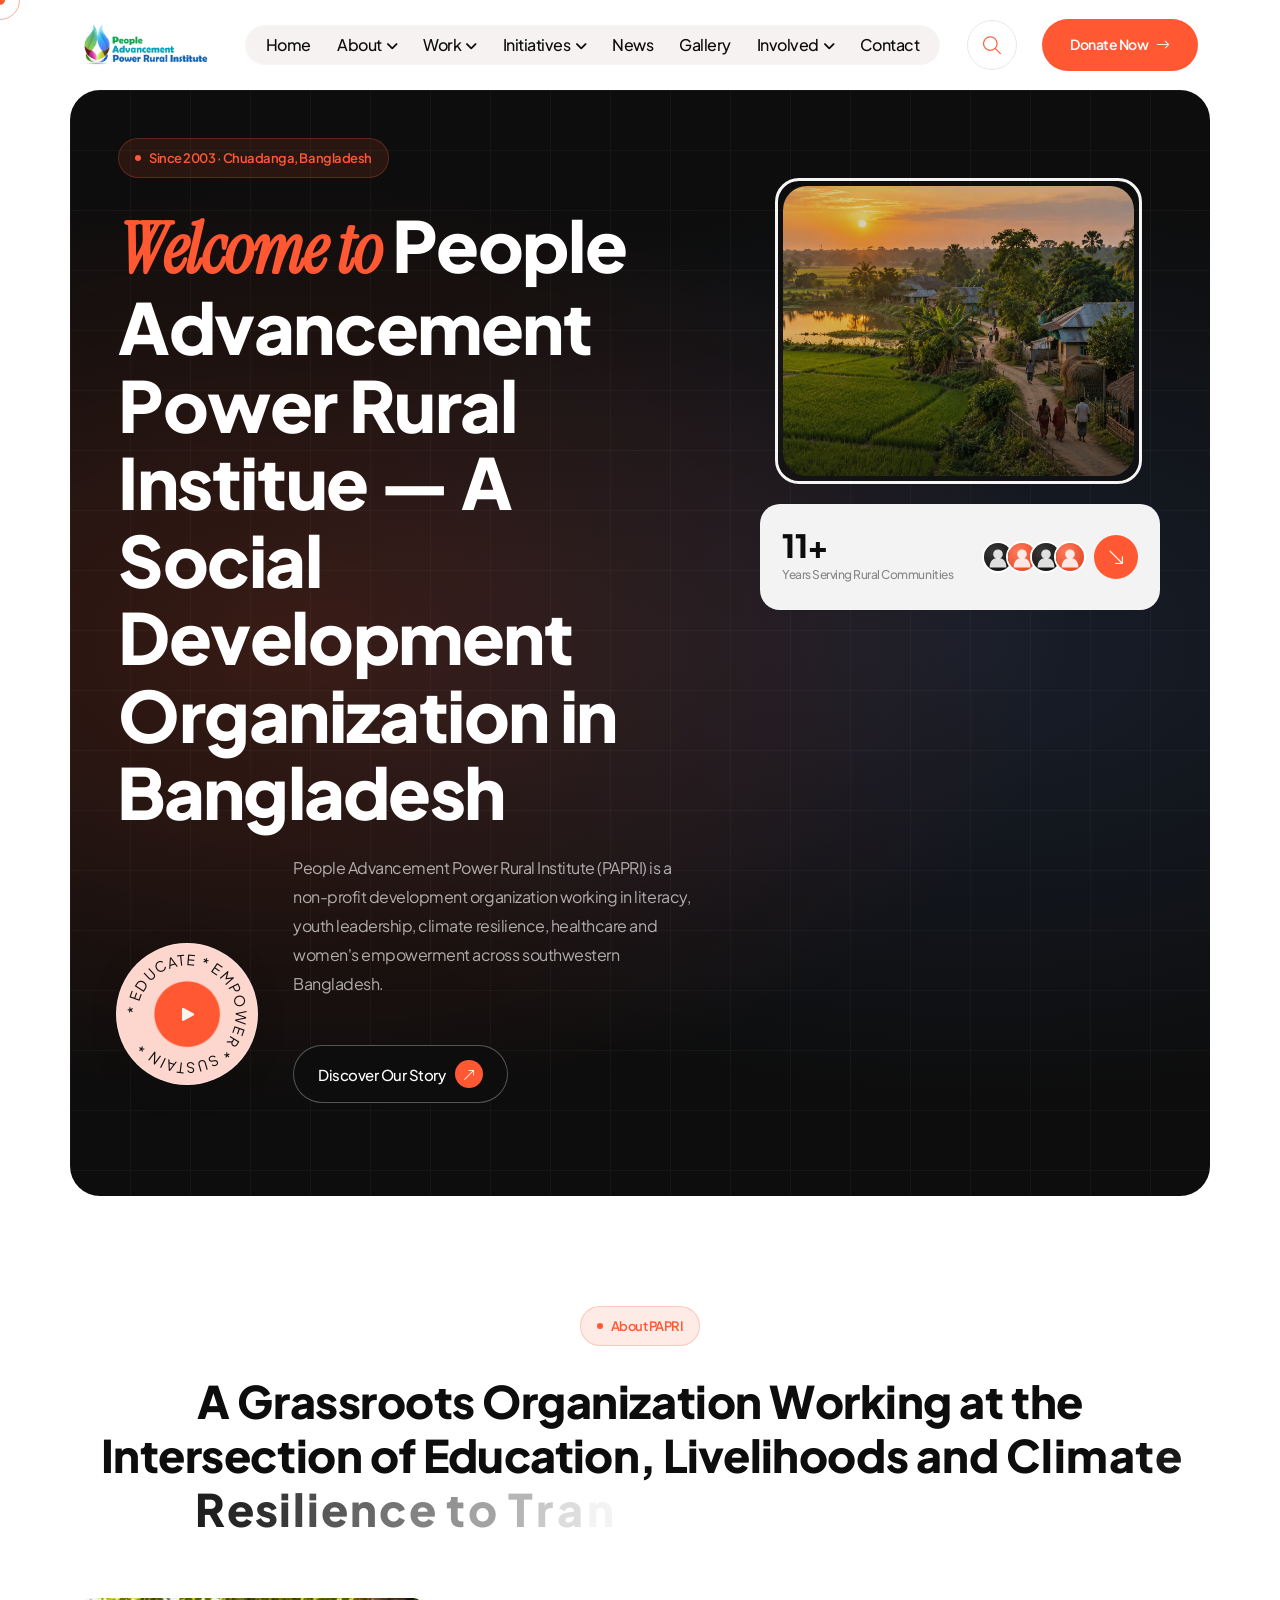
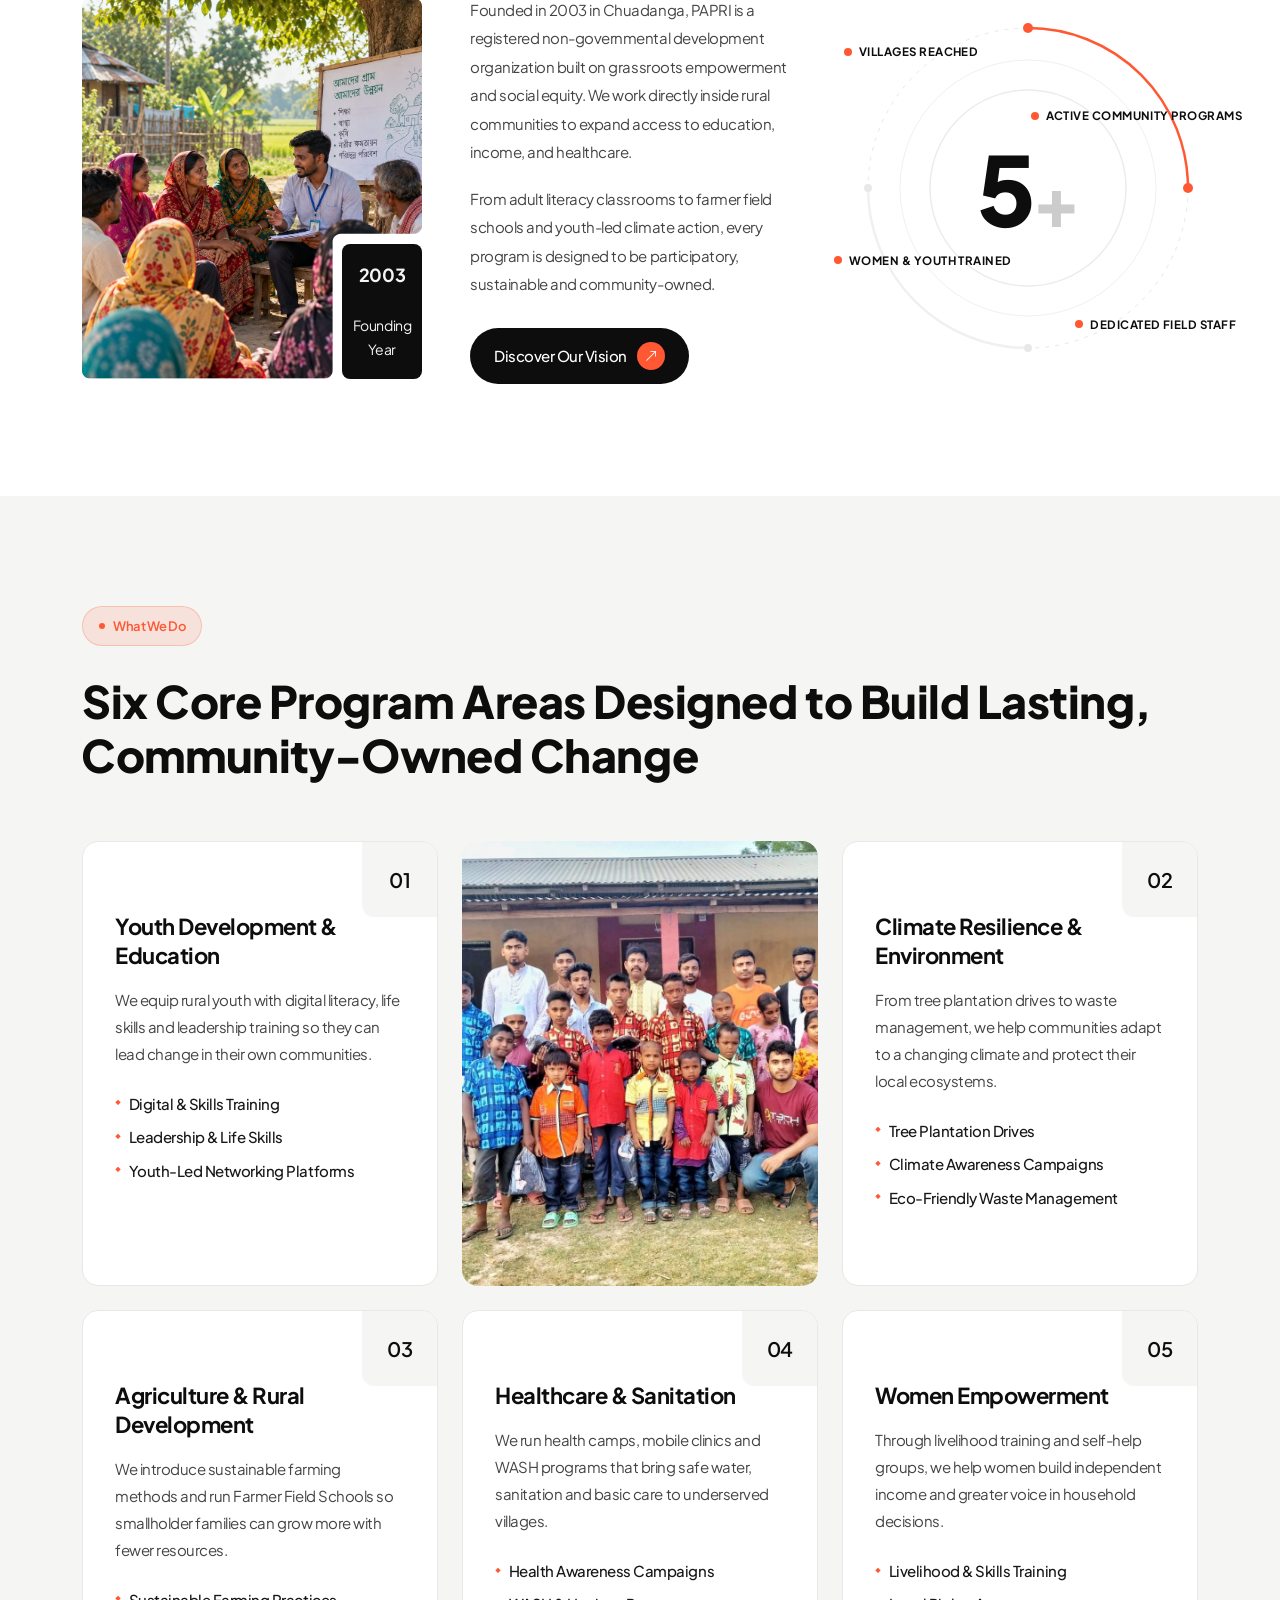
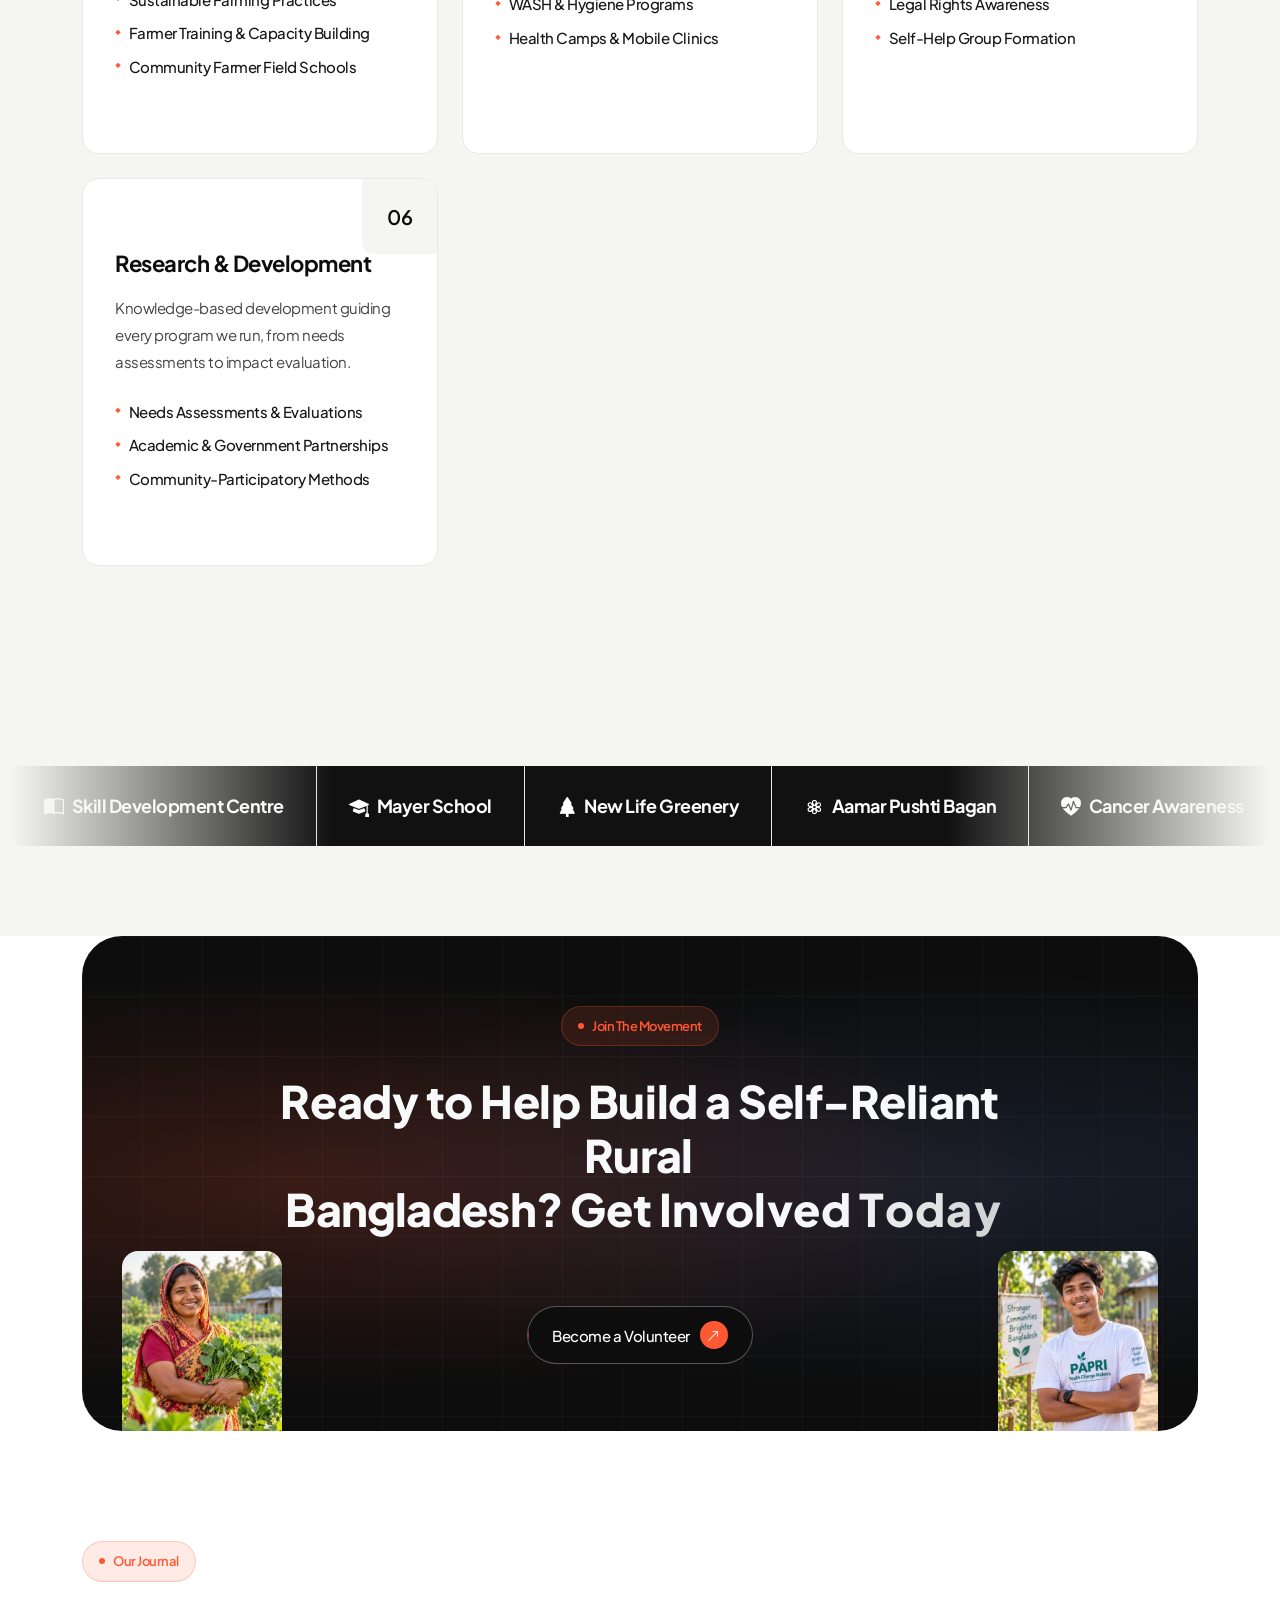
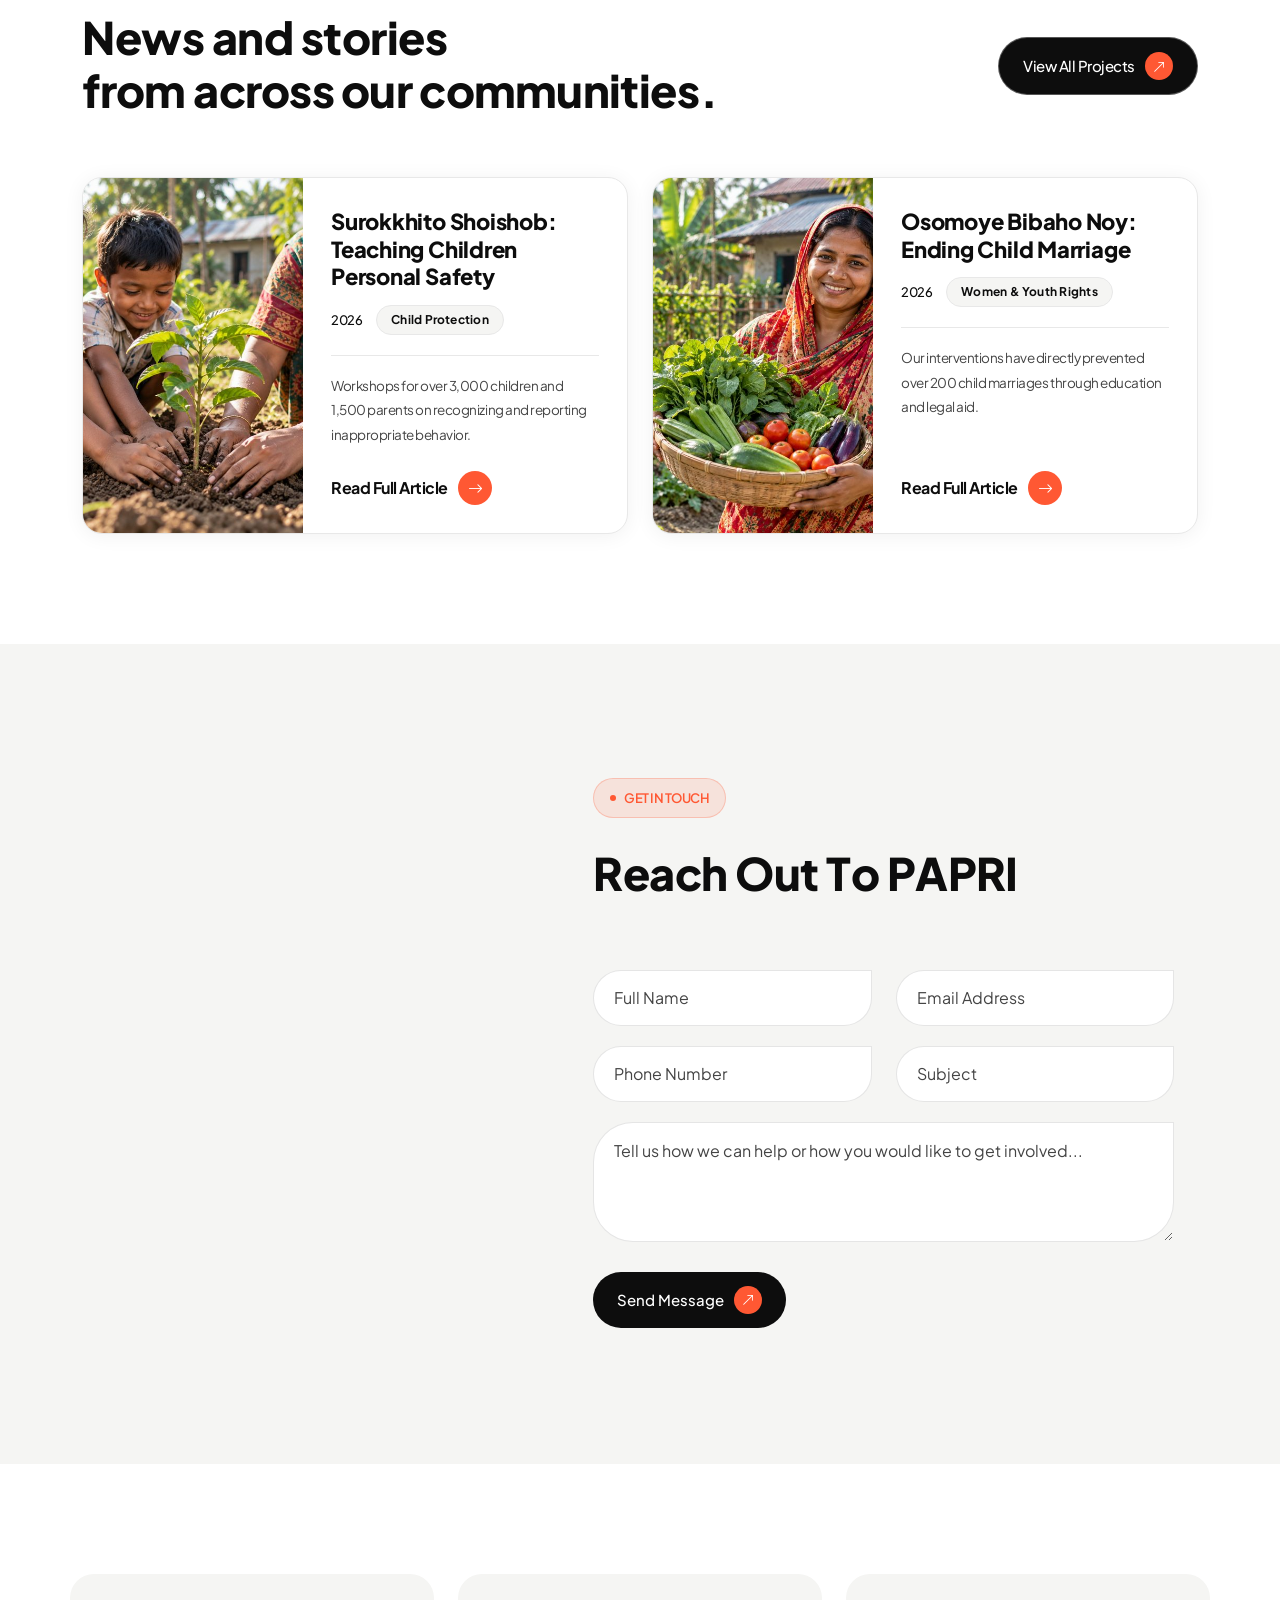
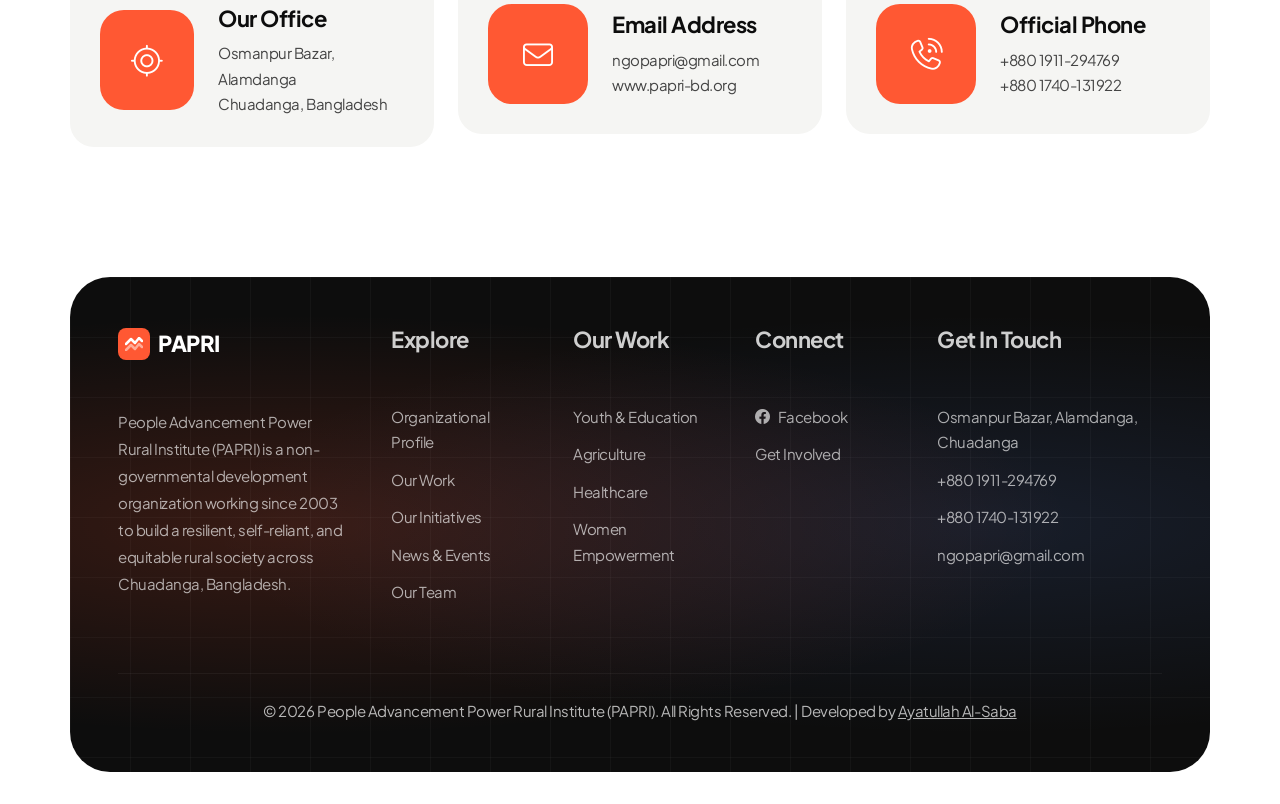
<file: index.html>
<!DOCTYPE html>
<html lang="en">

	<head>
		<!-- Meta -->
		<meta charset="utf-8">
		<meta http-equiv="X-UA-Compatible" content="IE=edge">
		<meta name="viewport" content="width=device-width, initial-scale=1.0">

		<!-- The above 3 meta tags *must* come first in the head; any other head content must come *after* these tags -->

		<!-- SITE TITLE -->
		<title>PAPRI - People Advancement Power Rural Institute | Rural Development NGO, Chuadanga, Bangladesh</title>
		<!-- Favicon -->
		<link rel="shortcut icon" href="assets/img/logo/favicon.png" type="image/png">
		<!-- Latest Bootstrap min CSS -->
		<link rel="stylesheet" href="assets/css/plugin.min.css">
		<link rel="stylesheet" href="assets/fonts/all.min.css">
		<link rel="stylesheet" href="assets/fonts/bootstrap-icons.min.css">
		<link rel="stylesheet" href="assets/css/theme-spacing.min.css">
		<link rel="stylesheet" href="assets/css/style.css">
		<link rel="stylesheet" href="assets/css/responsive.css">
	</head>
	
<body>

	<!--START PAGE WRAPPER-->
	<div class="page-wrapper">
	
		<!-- START PRELOADER -->
		<div id="atf-preloader" class="atf-preloader is-active" aria-hidden="true">
			<div class="atf-preloader__inner">
				<!-- Spinner -->
				<div class="atf-preloader__spinner"></div>
				<!-- Brand Text -->
				<div class="atf-preloader__text">
					<span class="atf-preloader__letter" data-letter="P">P</span>
					<span class="atf-preloader__letter" data-letter="A">A</span>
					<span class="atf-preloader__letter" data-letter="P">P</span>
					<span class="atf-preloader__letter" data-letter="R">R</span>
					<span class="atf-preloader__letter" data-letter="I">I</span>
				</div>	
				<!-- Loading Text -->
				<p class="atf-preloader__loading text-center">Loading...</p>	
			</div>
			<!-- Overlay -->
			<div class="atf-preloader__overlay">
				<div class="atf-preloader__col atf-preloader__col--left">
					<div class="atf-preloader__bg"></div>
				</div>
				<div class="atf-preloader__col atf-preloader__col--left">
					<div class="atf-preloader__bg"></div>
				</div>
				<div class="atf-preloader__col atf-preloader__col--right">
					<div class="atf-preloader__bg"></div>
				</div>
				<div class="atf-preloader__col atf-preloader__col--right">
					<div class="atf-preloader__bg"></div>
				</div>
			</div>
		</div>
		<!-- END PRELOADER	 -->
		
		<!-- CURSOR BODY START -->
		<div class="cursor_body">
			<div class="cursor-in"></div>
			<div class="cursor-out"></div>
		</div>		  
		<!-- CURSOR BODY END -->
		
		<!-- Scroll to top -->
		<div id="scroll-top"><i class="bi bi-arrow-up"></i></div>
				
		<!-- Start Hamburger area  -->
		<div class="atf-hamburger">
			<div class="atf-hamburger-wrapper">
				<div class="atf-hamburger-header d-flex justify-content-between align-items-center mb-50">
					<div class="atf-hamburger-logo">
					   <a href="index.html"><img src="assets/img/logo/logo.png" alt="PAPRI Logo"></a>
					</div>
					<div class="atf-hamburger-close">
					   <button class="atf-hamburger-close-toggle"><i class="fa fa-times"></i></button>
					</div>
				</div>
			 
				<div class="atf-hamburger-menu d-block d-xl-none mb-50">
					<nav></nav>
				</div>
			 

				<div class="atf-hamburger-info mb-50">
					<h3 class="atf-hamburger-sm-title">Our Office</h3>
					<span><a href="tel:+8801911294769"><i class="fa fa-phone me-2"></i> +880 1911-294769</a></span>
					<span><a href="mailto:ngopapri@gmail.com"><i class="fa fa-envelope me-2"></i> ngopapri@gmail.com</a></span>
					<span><a href="#"><i class="fas fa-map-marker-alt me-2"></i> Osmanpur Bazar, Alamdanga, Chuadanga, Bangladesh</a></span>
				</div>
			 
				<div class="atf-hamburger-social mb-50">
					<h3 class="atf-hamburger-sm-title">Follow Us</h3>
					<a href="https://www.facebook.com/profile.php?id=100067459734915"><i class="fab fa-facebook-f"></i></a>
					
				</div>
			</div>
		</div>
		
		<!-- Start Search Area -->
		<div class="atf-searching-area">
			<form class="atf-searching-form">
				<input type="text" name="#0" placeholder="Search ...">
				<button type="submit"><i class="fa-light fa-magnifying-glass"></i></button>
			</form>
		  <button type="button" class="atf-searching-close-btn"><i class="fa-light fa-xmark"></i></button>
		</div>
		<!-- Start Search Area -->

		<div class="atf-hamburger-overlay"></div>
		<!-- End Hamburger area  -->

		<!-- START HEADER SECTION-->
		<header class="atf-header-area">
			<div class="atf-site-header atf-style1 atf-sticky-header">
				<div class="container">
					<div class="row align-items-center">
						<div class="col-xl-2 col-lg-6 col-md-5 col-sm-6 col-6">
							<div class="atf-site-logo">
							   <a href="index.html"><img class="logo-black" src="assets/img/logo/logo.png" alt="PAPRI Logo"></a>
							   <a href="index.html"><img class="logo-white" src="assets/img/logo/logo.png" alt="PAPRI Logo"></a>
							</div>
						</div>
						
						<div class="col-xl-7 d-none d-xl-block">
							<div class="atf-main-menu d-flex justify-content-center">
								<nav class="atf-nav atf-mobile-menu-active atf-onepage-menu">
									<ul class="atf-nav-list">
										<li><a href="index.html">Home</a></li>
										<li class="menu-item-children"><a href="about.html">About</a>
											<ul class="sub-menu">
												<li><a href="about.html">Organizational Profile</a></li>
												<li><a href="about.html#director">Executive Director</a></li>
												<li><a href="team.html">Our Team</a></li>
												<li><a href="about.html#legal">Legal Status &amp; Registration</a></li>
											</ul>
										</li>
										<li class="menu-item-children"><a href="service.html">Work</a>
											<ul class="sub-menu">
												<li><a href="service.html#youth">Youth Development &amp; Education</a></li>
												<li><a href="service.html#climate">Climate Resilience &amp; Environment</a></li>
												<li><a href="service.html#agriculture">Agriculture &amp; Rural Development</a></li>
												<li><a href="service.html#health">Healthcare &amp; Sanitation</a></li>
												<li><a href="service.html#women">Women Empowerment</a></li>
												<li><a href="service.html#research">Research &amp; Development</a></li>
											</ul>
										</li>
										<li class="menu-item-children"><a href="service-details.html">Initiatives</a>
											<ul class="sub-menu">
												<li><a href="service-details.html#skill">PAPRI Skill Development Centre</a></li>
												<li><a href="service-details.html#mayer">Mayer School</a></li>
											</ul>
										</li>
										<li><a href="blog.html">News</a></li>
										<li><a href="gallery.html">Gallery</a></li>
										<li class="menu-item-children"><a href="client.html">Involved</a>
											<ul class="sub-menu">
												<li><a href="client.html">PAPRI Youth Change-Makers</a></li>
												<li><a href="client.html#board">National Board of PYC</a></li>
												<li><a href="client.html#volunteer">Become a Volunteer</a></li>
											</ul>
										</li>
										<li><a href="contact.html">Contact</a></li>
									</ul>
								</nav>
							</div>
						</div><!-- END COL -->

						<div class="col-xl-3 col-lg-6 col-md-7 col-sm-6 col-6">
							<div class="atf-header-bottom-right d-flex align-items-center justify-content-end">
								<button type="button" class="atf-searching-btn style1 d-none d-md-block">
									<i class="fa-light fa-magnifying-glass"></i>
								 </button>

								<div class="atf-menu-btn d-flex align-items-center">
									<a href="contact.html" class="btn-primary-custom d-none d-md-inline-flex">Donate Now <i class="bi bi-arrow-right"></i></a>
								</div>
								<div class="atf-main-menu-bars d-block d-xl-none">
									<button class="atf-hamburger-toogle">
										<i class="fa-light fa-bars"></i>
									</button>
								</div>
							</div>
						</div><!-- END COL -->
					</div><!-- END ROW -->
				</div><!-- END CONTAINER -->
			</div>
		</header>
		<!-- END HEADER SECTION-->
			
		<main>
		
			<!-- ============ HERO ============ -->
			<section id="hero">
				<div class="container hero-content py-5 px-5 hero-bg-img hero-bg-gradient">
					<div class="row g-5">
						<div class="col-lg-7">
							<!-- 1. Hero Tagline -->
							<div class="hero-tag fade-up">
							  <span></span>
							  Since 2003 &middot; Chuadanga, Bangladesh
							</div>
							<!-- 2. Main Hero Heading -->
							<h1 class="hero-heading anime-style-3">
							  <em>Welcome to </em>People Advancement Power Rural Institue — A Social Development Organization in Bangladesh
							</h1>
							<div class="hero-desc-area pl-175">
								<!-- 3. Hero Description -->
								<p class="hero-desc fade-up">
									People Advancement Power Rural Institute (PAPRI) is a non-profit development organization working in literacy, youth leadership, climate resilience, healthcare and women's empowerment across southwestern Bangladesh.
								</p>
								<!-- 4. Action Buttons -->
								<div class="hero-actions fade-up">
									<a href="about.html" class="atf-themes-btn hero-btn">
										Discover Our Story
										<span class="btn-icon"><i class="bi bi-arrow-up-right"></i></span>
									</a>
								</div>
							</div>
						</div>
				  
						<div class="col-lg-5">
							<div class="hero-visual">
								<div class="hero-img-wrap  spread zoom-out overflow-hidden position-relative">
									<img src="assets/img/bg/bg-3.jpg" alt="Rural community in Chuadanga, Bangladesh" loading="eager">
								</div>
							</div>
							<!-- 5. Floating Statistics Card -->
							<div class="hero-float-card fade-up">
								<div class="hero-float-shape d-flex align-items-center justify-content-between">
									<div class="hero-client">
										<span class="float-card-num counter-number">20</span><span class="float-card-num">+</span>
										<div class="float-card-label">Years Serving Rural Communities</div>
									</div>
									<div class="d-flex align-items-center gap-10">
										<div class="float-avatars">
											<img src="[data-uri]" alt="community member">
											<img src="[data-uri]" alt="community member">
											<img src="[data-uri]" alt="community member">
											<img src="[data-uri]" alt="community member">
										</div>
										<div class="icon-btn ms-2"><i class="bi bi-arrow-down-right"></i></div>
									</div>
								</div>
							</div>
						</div>
					  
						<!-- 6. Video Popup & Rotating Circular Text -->
						<a data-rel="lightcase" href="https://www.youtube.com/embed/vZE0j_WCRvI?si=nPgNeHUXqPnEN38R" class="iq-video popup-video mfp-iframe" aria-label="Watch PAPRI introduction video">
							<div class="hero_round_image d-none d-md-block">
								<div class="hero_round_text_area">
									<svg viewBox="0 0 200 200" class="about_round_text">
										<defs>
											<path id="roundarea2" d="M100,100 m-75,0 a75,75 0 1,1 150,0 a75,75 0 1,1 -150,0"></path>
										</defs>
										<text>
											<textPath xlink:href="#roundarea2" startOffset="0%">
												* EDUCATE * EMPOWER * SUSTAIN * </textPath>
										</text>
									</svg>
								</div>
								<span class="center-arrow">
									 <img class="position-relative" src="assets/img/shape/shape-2.png" alt="Play video">
									 <i class="fa-light fa-play"></i>
								</span>
							</div>
						</a>
					</div>
				</div>
			</section>

			<!-- ============ ABOUT ============ -->
			<section id="about" class="section-pad">
				<div class="container">
					<div class="row">
						<!-- 1. Section Title & Main Heading -->
						<div class="section-title text-center">
							<div class="eyebrow fade-up"><span></span>About PAPRI</div>
							<h2 class="section-heading anime-style-3">
							  A Grassroots Organization Working at the Intersection of Education, Livelihoods and Climate Resilience to Transform Rural Bangladesh.
							</h2>
						</div>
					</div>
					
					<div class="row align-items-center g-5 mb-5">
						<!-- 2. Visual Area with Badge -->
						<div class="col-md-6 col-lg-4 text-center fade-left">
							<div class="about-img-area">
							  <svg viewBox="0 0 502 562" class="about-svg">
								<defs>
								  <clipPath id="aboutClip">
									<path d="m502 336.17c0 6.63-5.37 12-12 12h-108c-6.63 0-12 5.38-12 12v189.83c0 6.63-5.37 12-12 12h-346c-6.63 0-12-5.37-12-12v-538c0-6.63 5.37-12 12-12h478c6.63 0 12 5.37 12 12z"/>
								  </clipPath>
								</defs>
								<image 
								  href="assets/img/about/about-1.jpg"
								  width="502"
								  height="562"
								  preserveAspectRatio="xMidYMid slice"
								  clip-path="url(#aboutClip)"
								/>
							  </svg>
							  <div class="about-badge">
								  <div class="about-badge-content">
									<!-- Changed dummy review counter -->
									<strong>2003</strong><br>Founding<br>Year
								  </div>
							  </div>
							</div>
						</div>
					
						<!-- 3. Core Description & Action -->
						<div class="col-md-6 col-lg-4 fade-up">
							<p class="about-text-desc">Founded in 2003 in Chuadanga, PAPRI is a registered non-governmental development organization built on grassroots empowerment and social equity. We work directly inside rural communities to expand access to education, income, and healthcare.</p>
							<p class="about-text-desc">From adult literacy classrooms to farmer field schools and youth-led climate action, every program is designed to be participatory, sustainable and community-owned.</p>
							<a href="about.html" class="atf-themes-btn" id="wwaBtnEl">
							  Discover Our Vision
							  <span class="btn-icon"><i class="bi bi-arrow-up-right"></i></span>
							</a>
						</div>
						
						<!-- 4. Interactive Statistics & Rings -->
						<div class="col-md-12 col-lg-4 text-center">
							<div class="wwa-circle-outer">
								<!-- SVG Ring Geometry -->
								<svg class="wwa-ring" viewBox="0 0 340 340" fill="none" xmlns="http://www.w3.org/2000/svg">
									<circle cx="170" cy="170" r="160" stroke="#e8e8e8" stroke-width="1" stroke-dasharray="4 6"/>
									<circle cx="170" cy="170" r="128" stroke="#f0f0f0" stroke-width="1"/>
									<circle cx="170" cy="170" r="98"  stroke="#ececec" stroke-width="1.5"/>
									<path d="M170 10 A160 160 0 0 1 330 170" stroke="#FF5833" stroke-width="2.5" stroke-linecap="round"/>
									<path d="M170 330 A160 160 0 0 1 10 170"  stroke="#f0f0f0" stroke-width="2.5" stroke-linecap="round"/>
									<circle cx="170" cy="10"  r="5" fill="#FF5833"/>
									<circle cx="330" cy="170" r="5" fill="#FF5833"/>
									<circle cx="170" cy="330" r="4" fill="#e8e8e8"/>
									<circle cx="10"  cy="170" r="4" fill="#e8e8e8"/>
								</svg>

								<!-- Center Counter -->
								<div class="wwa-big-num">
									<span class="n-main counter-number" id="bigNum">20</span><span class="n-plus">+</span>
								</div>

								<!-- Impact Stat Labels -->
								<div class="wwa-stat s1"><span class="dot"></span> Villages Reached</div>
								<div class="wwa-stat s2"><span class="dot"></span> Active Community Programs</div>
								<div class="wwa-stat s3"><span class="dot"></span> Women &amp; Youth Trained</div>
								<div class="wwa-stat s4"><span class="dot"></span> Dedicated Field Staff</div>
							</div>
						</div>
					</div>
				</div>
			</section>

			<!-- ============ SERVICES ============ -->
			<section id="services" class="section-pad">
				<div class="container">
					<div class="row g-4">
						<div class="section-title text-start">
							<div class="eyebrow fade-up"><span></span>What We Do</div>
							<h2 class="section-heading anime-style-3">
								Six Core Program Areas Designed to Build Lasting, Community-Owned Change
							</h2>
						</div>
					</div>
					
					<div class="row g-4">
						<!-- Service 01: Creative Branding & Design -->
						<div class="col-lg-4 col-md-6 fade-up">
							<div class="service-card h-100">
								<!-- 1. Text Content Area (Hidden on Hover) -->
								<div class="service-content-wrap">
									<div class="service-num">01</div>
									<h3>Youth Development &amp; Education</h3>
									<p>We equip rural youth with digital literacy, life skills and leadership training so they can lead change in their own communities.</p>
									<ul class="service-list">
										<li>Digital &amp; Skills Training</li>
										<li>Leadership &amp; Life Skills</li>
										<li>Youth-Led Networking Platforms</li>
									</ul>
								</div>

								<!-- 2. Reveal Image Area (Visible Only on Hover) -->
								<div class="service-center-img">
									<img src="assets/img/service/service-3.jpg" alt="Youth development and education programs">
									<div class="service-center-badge">
										<a href="service.html"><div class="icon-btn"><i class="bi bi-arrow-down-right"></i></div></a>
									</div>
								</div>
							</div>
						</div>


						<div class="col-lg-4 col-md-6 fade-up">
							<div class="service-center-thumb">
								<img src="assets/img/service/service-1.jpg" alt="PAPRI field team at work">
								<div class="service-center-badge-2">
									<a href="#"><div class="icon-btn"><i class="bi bi-arrow-down-right"></i></div></a>
								</div>
							</div>
						</div>

						<div class="col-lg-4 col-md-6 fade-up">
							<div class="service-card h-100">
								<div class="service-content-wrap">
									<div class="service-num">02</div>
									<h3>Climate Resilience &amp; Environment</h3>
									<p>From tree plantation drives to waste management, we help communities adapt to a changing climate and protect their local ecosystems.</p>
									<ul class="service-list">
										<li>Tree Plantation Drives</li>
										<li>Climate Awareness Campaigns</li>
										<li>Eco-Friendly Waste Management</li>
									</ul>
								</div>

								<div class="service-center-img">
									<img src="assets/img/service/service-2.jpg" alt="Tree plantation and climate resilience">
									<div class="service-center-badge">
										<a href="service.html"><div class="icon-btn"><i class="bi bi-arrow-down-right"></i></div></a>
									</div>
								</div>
							</div>
						</div>

						<!-- Service 04: Premium Web Development -->
						<div class="col-lg-4 col-md-6 fade-up">
							<div class="service-card h-100">
								<!-- 1. Text Content Area (Hidden on Hover) -->
								<div class="service-content-wrap">
									<div class="service-num">03</div>
									<h3>Agriculture &amp; Rural Development</h3>
									<p>We introduce sustainable farming methods and run Farmer Field Schools so smallholder families can grow more with fewer resources.</p>
									<ul class="service-list">
										<li>Sustainable Farming Practices</li>
										<li>Farmer Training &amp; Capacity Building</li>
										<li>Community Farmer Field Schools</li>
									</ul>
								</div>

								<!-- 2. Reveal Image Area (Visible Only on Hover) -->
								<div class="service-center-img">
									<img src="assets/img/service/service-4.jpg" alt="Sustainable agriculture and farmer training">
									<div class="service-center-badge">
										<a href="service.html"><div class="icon-btn"><i class="bi bi-arrow-down-right"></i></div></a>
									</div>
								</div>
							</div>
						</div>

						<div class="col-lg-4 col-md-6 fade-up">
							<div class="service-card h-100">
								<div class="service-content-wrap">
									<div class="service-num">04</div>
									<h3>Healthcare &amp; Sanitation</h3>
									<p>We run health camps, mobile clinics and WASH programs that bring safe water, sanitation and basic care to underserved villages.</p>
									<ul class="service-list">
										<li>Health Awareness Campaigns</li>
										<li>WASH &amp; Hygiene Programs</li>
										<li>Health Camps &amp; Mobile Clinics</li>
									</ul>
								</div>

								<div class="service-center-img">
									<img src="assets/img/service/service-5.jpg" alt="Rural healthcare and WASH programs">
									<div class="service-center-badge">
										<a href="service.html"><div class="icon-btn"><i class="bi bi-arrow-down-right"></i></div></a>
									</div>
								</div>
							</div>
						</div>

						<div class="col-lg-4 col-md-6 fade-up">
							<div class="service-card h-100">
								<div class="service-content-wrap">
									<div class="service-num">05</div>
									<h3>Women Empowerment</h3>
									<p>Through livelihood training and self-help groups, we help women build independent income and greater voice in household decisions.</p>
									<ul class="service-list">
										<li>Livelihood &amp; Skills Training</li>
										<li>Legal Rights Awareness</li>
										<li>Self-Help Group Formation</li>
									</ul>
								</div>

								<div class="service-center-img">
									<img src="assets/img/service/service-6.jpg" alt="Women empowerment and livelihood training">
									<div class="service-center-badge">
										<a href="service.html"><div class="icon-btn"><i class="bi bi-arrow-down-right"></i></div></a>
									</div>
								</div>
							</div>
						</div>

						<div class="col-lg-4 col-md-6 fade-up">
						<div class="service-card h-100">
							<div class="service-content-wrap">
								<div class="service-num">06</div>
								<h3>Research &amp; Development</h3>
								<p>Knowledge-based development guiding every program we run, from needs assessments to impact evaluation.</p>
								<ul class="service-list">
									<li>Needs Assessments &amp; Evaluations</li>
									<li>Academic &amp; Government Partnerships</li>
									<li>Community-Participatory Methods</li>
								</ul>
							</div>

								<div class="service-center-img">
									<img src="assets/img/service/service-8.jpg" alt="PAPRI field research and needs assessment">
									<div class="service-center-badge">
										<a href="service.html"><div class="icon-btn"><i class="bi bi-arrow-down-right"></i></div></a>
									</div>
								</div>
							</div>
						</div>
					</div>
				</div>
			</section>
			
			<!-- ============ HOW IT WORKS ============ -->

			<!-- ============ PORTFOLIO ============ -->


			<!-- ============ TESTIMONIALS ============ -->

			<!-- ============ STATS / WHY CHOOSE US ============ -->

			<!-- ============ FAQ ============ -->

			<!-- ============ CLIENT LOGOS TICKER ============ -->
			<div id="clients" class="section-pad-sm">
				<div class="container-fluid">
					<div class="ticker-wrap">
						<div class="ticker-track" id="ticker">
							<!-- Set 1 -->
							<div class="ticker-item"><i class="bi bi-book-half"></i>Skill Development Centre</div>
							<div class="ticker-item"><i class="bi bi-mortarboard-fill"></i>Mayer School</div>
							<div class="ticker-item"><i class="bi bi-tree-fill"></i>New Life Greenery</div>
							<div class="ticker-item"><i class="bi bi-flower3"></i>Aamar Pushti Bagan</div>
							<div class="ticker-item"><i class="bi bi-heart-pulse-fill"></i>Cancer Awareness</div>
							<div class="ticker-item"><i class="bi bi-shield-fill-check"></i>Surokkhito Shoishob</div>
							<div class="ticker-item"><i class="bi bi-people-fill"></i>PAPRI Youth Change-Makers</div>
							
							<!-- Set 2 (Duplicated for Seamless Infinite Loop Animation) -->
							<div class="ticker-item"><i class="bi bi-book-half"></i>Skill Development Centre</div>
							<div class="ticker-item"><i class="bi bi-mortarboard-fill"></i>Mayer School</div>
							<div class="ticker-item"><i class="bi bi-tree-fill"></i>New Life Greenery</div>
							<div class="ticker-item"><i class="bi bi-flower3"></i>Aamar Pushti Bagan</div>
							<div class="ticker-item"><i class="bi bi-heart-pulse-fill"></i>Cancer Awareness</div>
							<div class="ticker-item"><i class="bi bi-shield-fill-check"></i>Surokkhito Shoishob</div>
							<div class="ticker-item"><i class="bi bi-people-fill"></i>PAPRI Youth Change-Makers</div>
						</div>
					</div>
				</div>
			</div>

			<!-- ============ TEAM ============ -->

			<!-- ============ CTA BANNER ============ -->
			<section id="cta-banner">
				<div class="container">
					<div class="cta-inner">
						<div class="row justify-content-center text-center">
							<div class="col-lg-11 col-12">
								<!-- 1. Section Title & Main Heading -->
								<div class="section-title text-center">
									<div class="eyebrow fade-up"><span></span>Join The Movement</div>
									<h2 class="section-heading anime-style-3 text-light">
										Ready to Help Build a Self-Reliant Rural Bangladesh? Get Involved Today
									</h2>
									<!-- 4. Action Buttons -->
									<div class="cta-actions fade-up">
										<a href="client.html" class="atf-themes-btn hero-btn">
											Become a Volunteer
											<span class="btn-icon"><i class="bi bi-arrow-up-right"></i></span>
										</a>
									</div>
								</div>
							</div>
						</div>
						<!-- Dynamic Contextual Side Images -->
						<div class="cta-side-img left d-none d-lg-block">
							<img src="assets/img/choose/left-cta.jpg" alt="Rural community members in Chuadanga">
						</div>
						<div class="cta-side-img right d-none d-lg-block">
							<img src="assets/img/choose/right-cta.jpg" alt="PAPRI youth change-makers">
						</div>
					</div>
				</div>
			</section>

			<!-- ============ BLOG ============ -->
			<section id="blog" class="section-pad">
				<div class="container">
					<div class="blog-header">
						<div class="section-title text-start">
							<div class="eyebrow fade-up"><span></span>Our Journal</div>
							<h2 class="section-heading anime-style-3">
								News and stories<br>from across our communities.
							</h2>
						</div>
						<div class="testi-heading-btn text-lg-end text-start">
							<a href="blog.html" class="atf-themes-btn hero-btn">
								View All Projects
								<span class="btn-icon"><i class="bi bi-arrow-up-right"></i></span>
							</a>
						</div>
					</div>
					
					<div class="row g-4">
						<!-- Card 1 -->
						<div class="col-lg-6">
							<div class="blog-card" id="bc1">
								<div class="blog-card-img">
									<img src="assets/img/blog/blog-1.jpg" alt="Surokkhito Shoishob child protection program">
								</div>
								<div class="blog-card-body">
									<div>
										<h3 class="blog-card-title">
											<a class="atf-title-hover" href="blog.html">Surokkhito Shoishob: Teaching Children Personal Safety</a>
										</h3>
										<div class="blog-card-meta">
											<span class="blog-meta-date">2026</span>
											<span class="blog-meta-tag">Child Protection</span>
										</div>
										<div class="blog-card-divider"></div>
										<p class="blog-card-excerpt">Workshops for over 3,000 children and 1,500 parents on recognizing and reporting inappropriate behavior.</p>
									</div>
									<a href="blog.html" class="blog-card-link">
										Read Full Article
										<span class="link-arrow"><i class="bi bi-arrow-right"></i></span>
									</a>
								</div>
							</div>
						</div>

						<!-- Card 2 -->
						<div class="col-lg-6">
							<div class="blog-card" id="bc2">
								<div class="blog-card-img">
									<img src="assets/img/blog/blog-2.jpg" alt="Ending child marriage awareness campaign">
								</div>
								<div class="blog-card-body">
									<div>
										<h3 class="blog-card-title">
											<a class="atf-title-hover" href="blog.html">Osomoye Bibaho Noy: Ending Child Marriage</a>
										</h3>
										<div class="blog-card-meta">
											<span class="blog-meta-date">2026</span>
											<span class="blog-meta-tag">Women &amp; Youth Rights</span>
										</div>
										<div class="blog-card-divider"></div>
										<p class="blog-card-excerpt">Our interventions have directly prevented over 200 child marriages through education and legal aid.</p>
									</div>
									<a href="blog.html" class="blog-card-link">
										Read Full Article
										<span class="link-arrow"><i class="bi bi-arrow-right"></i></span>
									</a>
								</div>
							</div>
						</div>
					</div>
				</div>
			</section>
			
			<!-- START CONTACT -->
			<section id="contact" class="atf-contact-area p-relative section-pad">
				<div class="container">
					<div class="row align-items-center">
						<div class="col-lg-5 col-12 mb-lg-40">
							<div class="map">
								<iframe src="https://www.google.com/maps?q=Osmanpur+Bazar,+Alamdanga,+Chuadanga,+Bangladesh&output=embed"  allowfullscreen="" loading="lazy" referrerpolicy="no-referrer-when-downgrade"></iframe>
							</div>
						</div>
						<div class="col-lg-7 col-12 ps-xl-5">
							<form id="contact-form" action="mail.php" method="POST">
								<div class="atf-contact-form">
									<div class="row">
										<!-- Section Title & Main Heading -->
										<div class="section-title text-start team-intro">
											<div class="eyebrow fade-up"><span></span>GET IN TOUCH</div>
											<h2 class="section-heading anime-style-3">
											   Reach Out To PAPRI
											</h2>
										</div>
										<div class="row">
											<div class="col-xl-6 col-lg-6">
												<div class="atf_contact_input">
													<input id="name" type="text" name="name" placeholder="Full Name" required="required">
												</div>
											</div>
											<div class="col-xl-6 col-lg-6">
												<div class="atf_contact_input">
													<input id="mail" type="email" name="email" placeholder="Email Address" required="required">
												</div>
											</div>
											<div class="col-xl-6 col-lg-6">
												<div class="atf_contact_input">
													<input id="phone" type="text" name="phone" placeholder="Phone Number" required="required">
												</div>
											</div>
											<div class="col-xl-6 col-lg-6">
												<div class="atf_contact_input">    
													<input id="subject" type="text" name="subject" placeholder="Subject" required="required">
												</div>
											</div>
										</div>
										<div class="row">
											<div class="col-lg-12 col-xl-12">
												<div class="atf_contact_input">
													<textarea id="message" name="message" placeholder="Tell us how we can help or how you would like to get involved..." rows="4" required="required"></textarea>
												</div>
											</div>
										</div>
									</div><!-- END ROW -->
									<div class="col-lg-12 col-xl-12">
										<div class="atf-contact-btn text-start">
											<button type="submit" class="atf-themes-btn">Send Message
											<span class="btn-icon"><i class="bi bi-arrow-up-right"></i></span>
											</button>
										</div>
									</div>
								</div>
							</form>
							<p class="form-message mt-5"></p>
						</div><!--- END COL -->
					</div><!--- END ROW -->
				</div><!--- END CONTAINER -->
			</section>
			<!-- END CONTACT -->
			
			<!-- START ADDRESS  -->
			<div class="container section-pad">
				<div class="row">
					<div class="col-lg-4 col-md-6">
						<div class="atf-contact-details d-flex align-items-center gap-4 mb-20">
							<div class="atf-contact-icon">
								<i class="fa-light fa-location"></i>
							</div>
							<div class="atf-contact-address">
								<h3>Our Office</h3>
								<p>Osmanpur Bazar, Alamdanga<br>
								Chuadanga, Bangladesh</p>
							</div>
						</div>
					</div>
					<div class="col-lg-4 col-md-6">
						<div class="atf-contact-details d-flex align-items-center gap-4 mb-20">
							<div class="atf-contact-icon">
								<i class="fa-light fa-envelope"></i>
							</div>
							<div class="atf-contact-address">
								<h3>Email Address</h3>
								<p>ngopapri@gmail.com</p>
								<p>www.papri-bd.org</p>
							</div>
						</div>
					</div>
					<div class="col-lg-4 col-md-6">
						<div class="atf-contact-details d-flex align-items-center gap-4 mb-20">
							<div class="atf-contact-icon">
								<i class="fa-light fa-phone-volume"></i>
							</div>
							<div class="atf-contact-address">
								<h3>Official Phone</h3>
								<p>+880 1911-294769</p>
								<p>+880 1740-131922</p>
							</div>
						</div>
					</div><!--- END CONTACT -->
				</div>
			</div>
			<!-- END ADDRESS -->

		</main>

		<!-- ============ FOOTER ============ -->
		<footer id="footer">
			<div class="container footer-area px-5 py-5">
				<div class="row g-5">
					<!-- Brand Column -->
					<div class="col-lg-3 col-md-6">
						<div class="footer-brand">
							<div class="logo-icon"> 
								<svg width="18" height="14" viewBox="0 0 18 14" fill="none">
									<path d="M1 7L6 2L10 6L14 1L17 4" stroke="white" stroke-width="2.5" stroke-linecap="round" stroke-linejoin="round"/>
									<path d="M1 13L6 8L10 12L14 7L17 10" stroke="rgba(255,255,255,.5)" stroke-width="2.5" stroke-linecap="round" stroke-linejoin="round"/>
								</svg>
							</div>
							PAPRI 
						</div>
						<p class="footer-desc">People Advancement Power Rural Institute (PAPRI) is a non-governmental development organization working since 2003 to build a resilient, self-reliant, and equitable rural society across Chuadanga, Bangladesh.</p>
					</div>

					<!-- Quick Links Column -->
					<div class="col-lg-2 col-md-6">
						<div class="footer-col">
							<h3>Explore</h3>
							<ul class="footer-links">
								<li><a href="about.html">Organizational Profile</a></li>
								<li><a href="service.html">Our Work</a></li>
								<li><a href="service-details.html">Our Initiatives</a></li>
								<li><a href="blog.html">News &amp; Events</a></li>
								<li><a href="team.html">Our Team</a></li>
							</ul>
						</div>
					</div>

					<!-- Services Column -->
					<div class="col-lg-2 col-md-6">
						<div class="footer-col">
							<h3>Our Work</h3>
							<ul class="footer-links">
								<li><a href="service.html#youth">Youth &amp; Education</a></li>
								<li><a href="service.html#agriculture">Agriculture</a></li>
								<li><a href="service.html#health">Healthcare</a></li>
								<li><a href="service.html#women">Women Empowerment</a></li>
							</ul>
						</div>
					</div>

					<!-- Social Media Column -->
					<div class="col-lg-2 col-md-6">
						<div class="footer-col">
							<h3>Connect</h3>
							<ul class="footer-links">
								<li><a href="https://www.facebook.com/profile.php?id=100067459734915"><i class="bi bi-facebook me-2"></i>Facebook</a></li>
								
								<li><a href="client.html">Get Involved</a></li>
							</ul>
						</div>
					</div>

					<!-- Contact Information Column -->
					<div class="col-lg-3 col-md-6">
						<div class="footer-col">
							<h3>Get in Touch</h3>
							<ul class="footer-links">
								<li><a href="https://maps.google.com/?q=Osmanpur+Bazar+Alamdanga+Chuadanga" target="_blank">Osmanpur Bazar, Alamdanga, Chuadanga</a></li>
								<li><a href="tel:+8801911294769">+880 1911-294769</a></li>
								<li><a href="tel:+8801740131922">+880 1740-131922</a></li>
								<li><a href="mailto:ngopapri@gmail.com">ngopapri@gmail.com</a></li>
							</ul>
						</div>
					</div>
				</div>

				<!-- Footer Bottom -->
				<hr class="footer-divider">
				<p class="footer-copy">&copy; 2026 People Advancement Power Rural Institute (PAPRI). All Rights Reserved. | Developed by <a href="#" style="color:inherit;text-decoration:underline;">Ayatullah Al-Saba</a></p>
			</div>
		</footer>
	
	</div>
	<!-- =============================================
	SCRIPTS
	============================================= -->
	<!-- Latest jQuery -->
	<script src="assets/js/jquery.min.js"></script>
	<script src="assets/js/bootstrap.bundle.min.js"></script>
	<script src="assets/js/plugin.min.js"></script>
	<script src="assets/js/gsap.js"></script>
	<script src="assets/js/form-contact.js"></script>
	<script src="assets/js/main.js"></script>
	<script src="assets/js/site-search.js"></script>

</body>
</html>
</file>
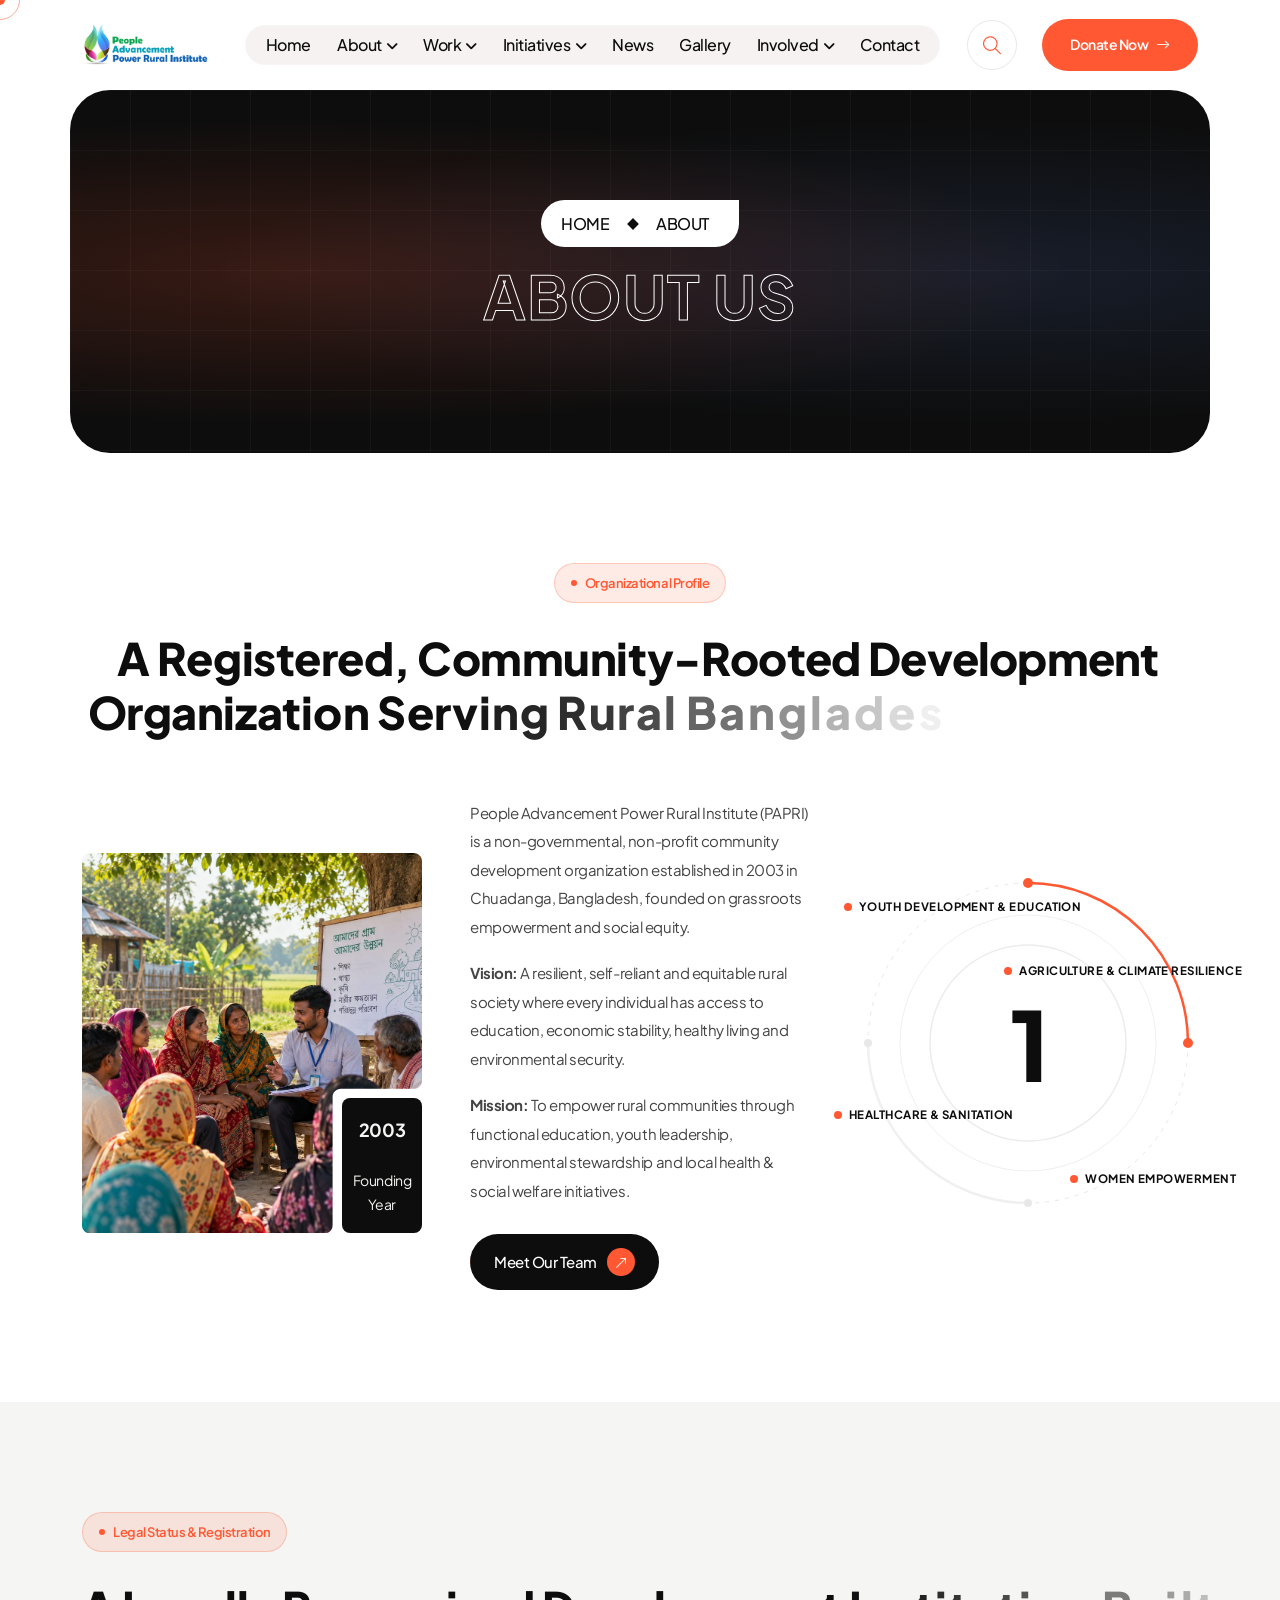
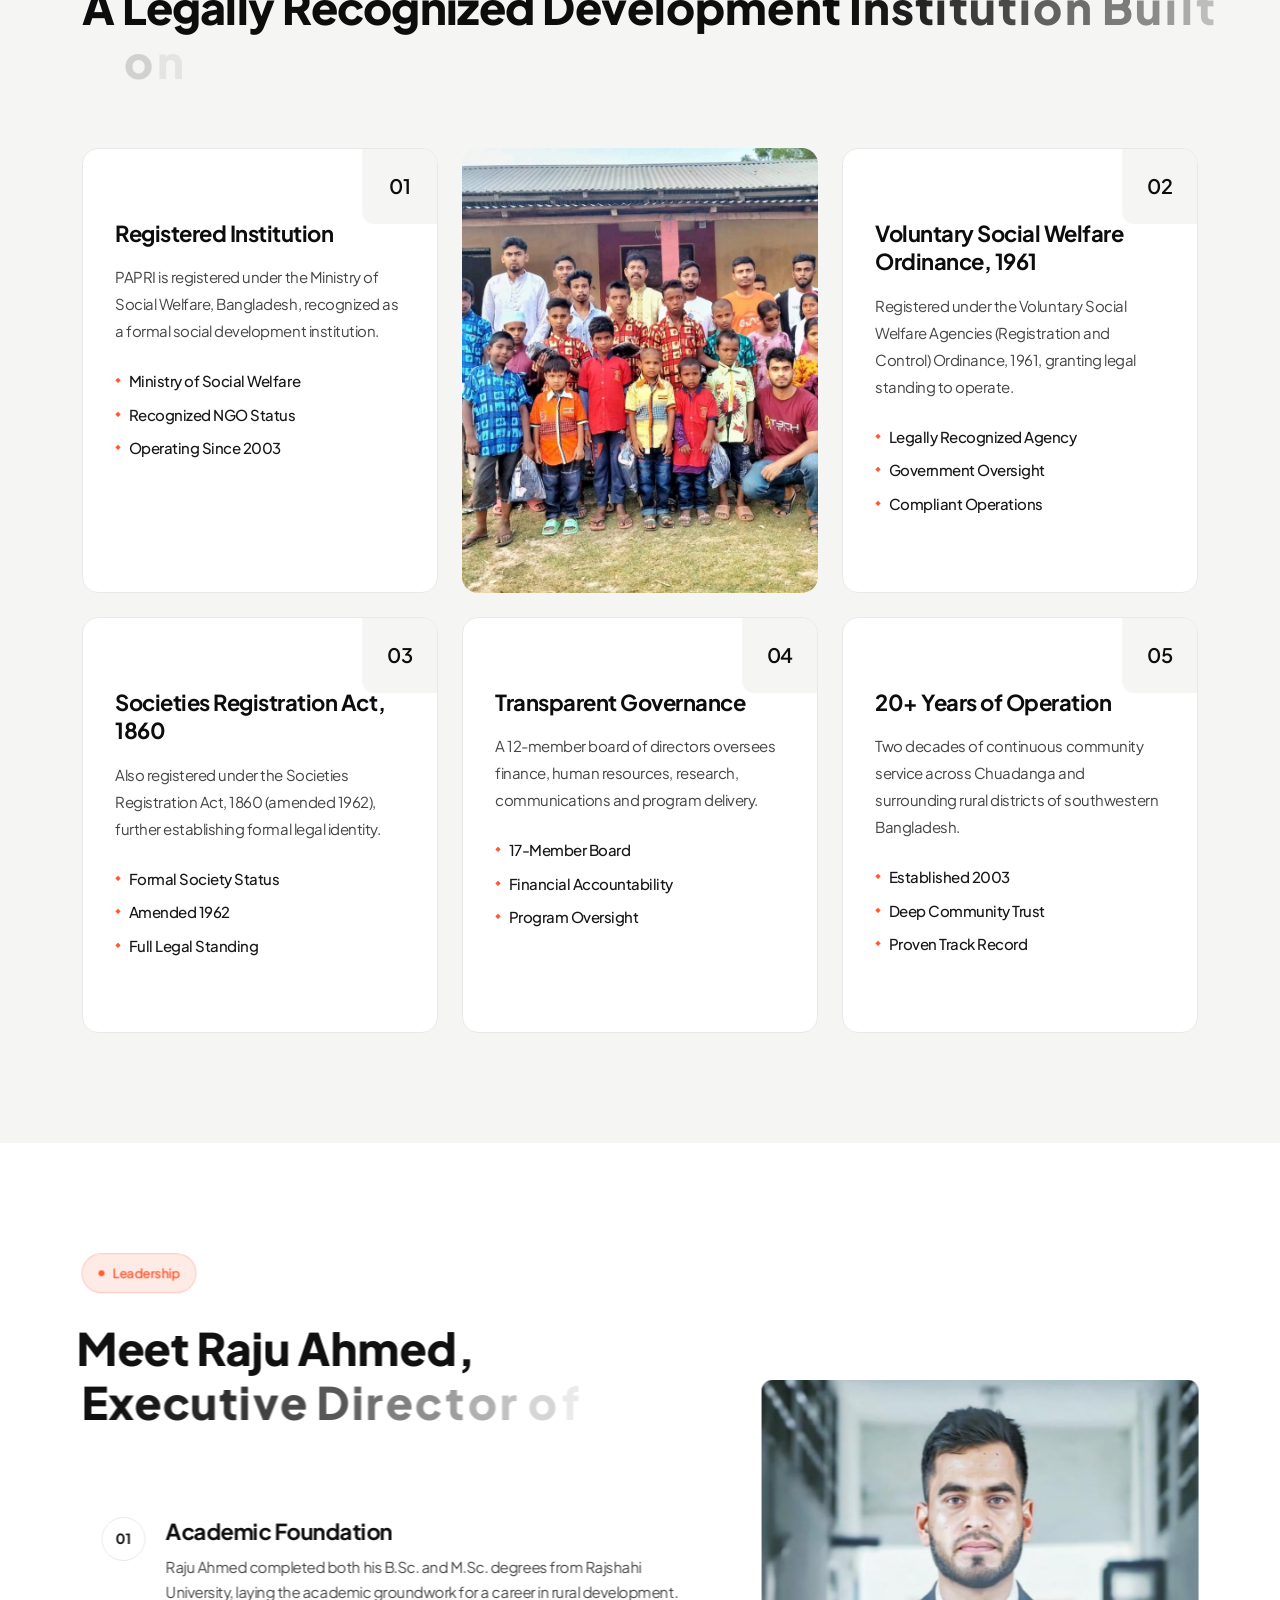
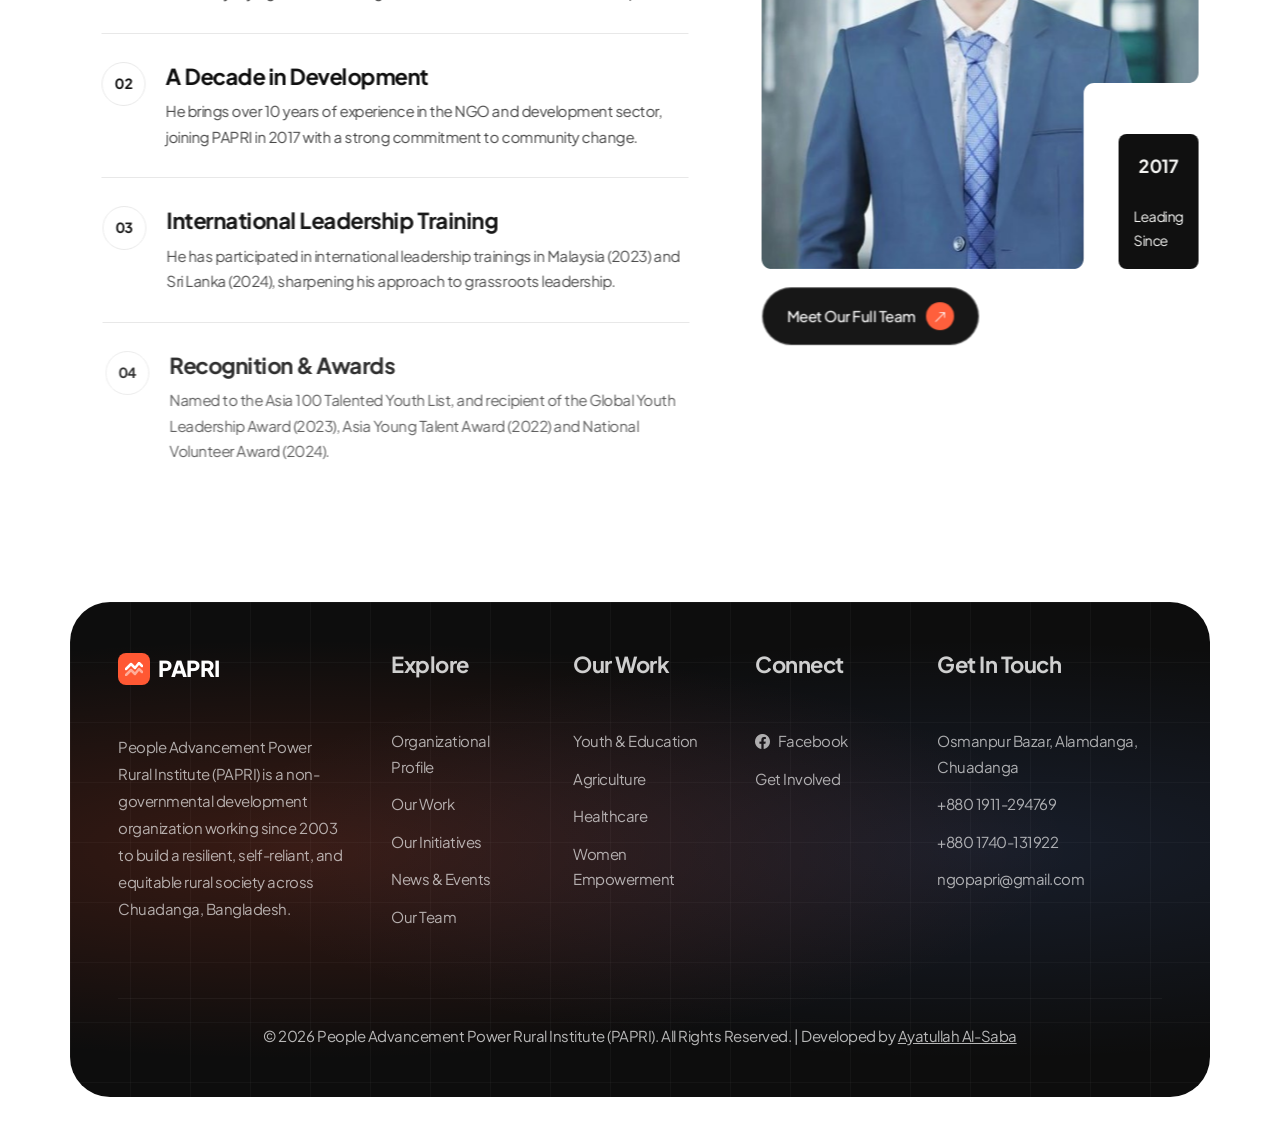
<file: about.html>
<!DOCTYPE html>
<html lang="en">

	<head>
		<!-- Meta -->
		<meta charset="utf-8">
		<meta http-equiv="X-UA-Compatible" content="IE=edge">
		<meta name="viewport" content="width=device-width, initial-scale=1.0">

		<!-- The above 3 meta tags *must* come first in the head; any other head content must come *after* these tags -->

		<!-- SITE TITLE -->
		<title>About Us - PAPRI | People Advancement Power Rural Institute</title>
		<!-- Favicon -->
		<link rel="shortcut icon" href="assets/img/logo/favicon.png" type="image/png">
		<!-- Latest Bootstrap min CSS -->
		<link rel="stylesheet" href="assets/css/plugin.min.css">
		<link rel="stylesheet" href="assets/fonts/all.min.css">
		<link rel="stylesheet" href="assets/fonts/bootstrap-icons.min.css">
		<link rel="stylesheet" href="assets/css/theme-spacing.min.css">
		<link rel="stylesheet" href="assets/css/style.css">
		<link rel="stylesheet" href="assets/css/responsive.css">
	</head>
	
<body>

	<!--START PAGE WRAPPER-->
	<div class="page-wrapper">
	
		<!-- START PRELOADER -->
		<div id="atf-preloader" class="atf-preloader is-active" aria-hidden="true">
			<div class="atf-preloader__inner">
				<!-- Spinner -->
				<div class="atf-preloader__spinner"></div>
				<!-- Brand Text -->
				<div class="atf-preloader__text">
					<span class="atf-preloader__letter" data-letter="P">P</span>
					<span class="atf-preloader__letter" data-letter="A">A</span>
					<span class="atf-preloader__letter" data-letter="P">P</span>
					<span class="atf-preloader__letter" data-letter="R">R</span>
					<span class="atf-preloader__letter" data-letter="I">I</span>
				</div>	
				<!-- Loading Text -->
				<p class="atf-preloader__loading text-center">Loading...</p>	
			</div>
			<!-- Overlay -->
			<div class="atf-preloader__overlay">
				<div class="atf-preloader__col atf-preloader__col--left">
					<div class="atf-preloader__bg"></div>
				</div>
				<div class="atf-preloader__col atf-preloader__col--left">
					<div class="atf-preloader__bg"></div>
				</div>
				<div class="atf-preloader__col atf-preloader__col--right">
					<div class="atf-preloader__bg"></div>
				</div>
				<div class="atf-preloader__col atf-preloader__col--right">
					<div class="atf-preloader__bg"></div>
				</div>
			</div>
		</div>
		<!-- END PRELOADER	 -->
		
		<!-- CURSOR BODY START -->
		<div class="cursor_body">
			<div class="cursor-in"></div>
			<div class="cursor-out"></div>
		</div>		  
		<!-- CURSOR BODY END -->
		
		<!-- Scroll to top -->
		<div id="scroll-top"><i class="bi bi-arrow-up"></i></div>
				
		<!-- Start Hamburger area  -->
		<div class="atf-hamburger">
			<div class="atf-hamburger-wrapper">
				<div class="atf-hamburger-header d-flex justify-content-between align-items-center mb-50">
					<div class="atf-hamburger-logo">
					   <a href="index.html"><img src="assets/img/logo/logo.png" alt="PAPRI Logo"></a>
					</div>
					<div class="atf-hamburger-close">
					   <button class="atf-hamburger-close-toggle"><i class="fa fa-times"></i></button>
					</div>
				</div>
			 
				<div class="atf-hamburger-menu d-block d-xl-none mb-50">
					<nav></nav>
				</div>
			 

				<div class="atf-hamburger-info mb-50">
					<h3 class="atf-hamburger-sm-title">Our Office</h3>
					<span><a href="tel:+8801911294769"><i class="fa fa-phone me-2"></i> +880 1911-294769</a></span>
					<span><a href="mailto:ngopapri@gmail.com"><i class="fa fa-envelope me-2"></i> ngopapri@gmail.com</a></span>
					<span><a href="#"><i class="fas fa-map-marker-alt me-2"></i> Osmanpur Bazar, Alamdanga, Chuadanga, Bangladesh</a></span>
				</div>
			 
				<div class="atf-hamburger-social mb-50">
					<h3 class="atf-hamburger-sm-title">Follow Us</h3>
					<a href="https://www.facebook.com/profile.php?id=100067459734915"><i class="fab fa-facebook-f"></i></a>
					
				</div>
			</div>
		</div>
		
		<!-- Start Search Area -->
		<div class="atf-searching-area">
			<form class="atf-searching-form">
				<input type="text" name="#0" placeholder="Search ...">
				<button type="submit"><i class="fa-light fa-magnifying-glass"></i></button>
			</form>
		  <button type="button" class="atf-searching-close-btn"><i class="fa-light fa-xmark"></i></button>
		</div>
		<!-- Start Search Area -->

		<div class="atf-hamburger-overlay"></div>
		<!-- End Hamburger area  -->

		<!-- START HEADER SECTION-->
		<header class="atf-header-area">
			<div class="atf-site-header atf-style1 atf-sticky-header">
				<div class="container">
					<div class="row align-items-center">
						<div class="col-xl-2 col-lg-6 col-md-5 col-sm-6 col-6 ">
							<div class="atf-site-logo">
							   <a href="index.html"><img class="logo-black" src="assets/img/logo/logo.png" alt="PAPRI Logo"></a>
							   <a href="index.html"><img class="logo-white" src="assets/img/logo/logo.png" alt="PAPRI Logo"></a>
							</div>
						</div>
						
						<div class="col-xl-7 d-none d-xl-block">
							<div class="atf-main-menu d-flex justify-content-center">
								<nav class="atf-nav atf-mobile-menu-active atf-onepage-menu">
									<ul class="atf-nav-list">
										<li><a href="index.html">Home</a></li>
										<li class="menu-item-children"><a href="about.html">About</a>
											<ul class="sub-menu">
												<li><a href="about.html">Organizational Profile</a></li>
												<li><a href="about.html#director">Executive Director</a></li>
												<li><a href="team.html">Our Team</a></li>
												<li><a href="about.html#legal">Legal Status &amp; Registration</a></li>
											</ul>
										</li>
										<li class="menu-item-children"><a href="service.html">Work</a>
											<ul class="sub-menu">
												<li><a href="service.html#youth">Youth Development &amp; Education</a></li>
												<li><a href="service.html#climate">Climate Resilience &amp; Environment</a></li>
												<li><a href="service.html#agriculture">Agriculture &amp; Rural Development</a></li>
												<li><a href="service.html#health">Healthcare &amp; Sanitation</a></li>
												<li><a href="service.html#women">Women Empowerment</a></li>
												<li><a href="service.html#research">Research &amp; Development</a></li>
											</ul>
										</li>
										<li class="menu-item-children"><a href="service-details.html">Initiatives</a>
											<ul class="sub-menu">
												<li><a href="service-details.html#skill">PAPRI Skill Development Centre</a></li>
												<li><a href="service-details.html#mayer">Mayer School</a></li>
											</ul>
										</li>
										<li><a href="blog.html">News</a></li>
										<li><a href="gallery.html">Gallery</a></li>
										<li class="menu-item-children"><a href="client.html">Involved</a>
											<ul class="sub-menu">
												<li><a href="client.html">PAPRI Youth Change-Makers</a></li>
												<li><a href="client.html#board">National Board of PYC</a></li>
												<li><a href="client.html#volunteer">Become a Volunteer</a></li>
											</ul>
										</li>
										<li><a href="contact.html">Contact</a></li>
									</ul>
								</nav>
							</div>
						</div><!-- END COL -->

						<div class="col-xl-3 col-lg-6 col-md-7 col-sm-6 col-6">
							<div class="atf-header-bottom-right d-flex align-items-center justify-content-end">
								<button type="button" class="atf-searching-btn style1 d-none d-md-block">
									<i class="fa-light fa-magnifying-glass"></i>
								 </button>

								<div class="atf-menu-btn d-flex align-items-center">
									<a href="contact.html" class="btn-primary-custom d-none d-md-inline-flex">Donate Now <i class="bi bi-arrow-right"></i></a>
								</div>
								<div class="atf-main-menu-bars d-block d-xl-none">
									<button class="atf-hamburger-toogle">
										<i class="fa-light fa-bars"></i>
									</button>
								</div>
							</div>
						</div><!-- END COL -->
					</div><!-- END ROW -->
				</div><!-- END CONTAINER -->
			</div>
		</header>
		<!-- END HEADER SECTION-->
			
		<main>
		
			<!-- START BREADCRUMB -->
			<section class="breadcrumb-area breadcrumb-cover-bg p-relative">
				 <div class="container footer-area px-5  section-pad">
					<div class="row justify-content-center text-center">
					   <div class="col-xxl-12">
						  <div class="breadcrumb-content p-relative z-index-2">
							<div class="breadcrumb-single-content mb-10">
								<span><a href="index.html">HOME</a></span>
								<span><i class="arrow down"></i></span>
								<span class="breadcrumb-sub-title">ABOUT</span>
							</div>
							<h3 class="breadcrumb-title anime-style-3">ABOUT US</h3>
							</div>
					   </div>
					</div>
				 </div>
			</section>
			<!-- END BREADCRUMB -->
			

			<!-- ============ ABOUT ============ -->
			<section id="about" class="section-pad">
				<div class="container">
					<div class="row">
						<!-- 1. Section Title & Main Heading -->
						<div class="section-title text-center">
							<div class="eyebrow fade-up"><span></span>Organizational Profile</div>
							<h2 class="section-heading anime-style-3">
							  A Registered, Community-Rooted Development Organization Serving Rural Bangladesh Since 2003.
							</h2>
						</div>
					</div>
					
					<div class="row align-items-center g-5 mb-5">
						<!-- 2. Visual Area with Badge -->
						<div class="col-md-6 col-lg-4 text-center fade-left">
							<div class="about-img-area">
							  <svg viewBox="0 0 502 562" class="about-svg">
								<defs>
								  <clipPath id="aboutClip">
									<path d="m502 336.17c0 6.63-5.37 12-12 12h-108c-6.63 0-12 5.38-12 12v189.83c0 6.63-5.37 12-12 12h-346c-6.63 0-12-5.37-12-12v-538c0-6.63 5.37-12 12-12h478c6.63 0 12 5.37 12 12z"/>
								  </clipPath>
								</defs>
								<image 
								  href="assets/img/about/about-1.jpg"
								  width="502"
								  height="562"
								  preserveAspectRatio="xMidYMid slice"
								  clip-path="url(#aboutClip)"
								/>
							  </svg>
							  <div class="about-badge">
								  <div class="about-badge-content">
									<!-- Changed dummy review counter -->
									<strong>2003</strong><br>Founding<br>Year
								  </div>
							  </div>
							</div>
						</div>
					
						<!-- 3. Core Description & Action -->
						<div class="col-md-6 col-lg-4 fade-up">
							<p class="about-text-desc">People Advancement Power Rural Institute (PAPRI) is a non-governmental, non-profit community development organization established in 2003 in Chuadanga, Bangladesh, founded on grassroots empowerment and social equity.</p>
							<p class="about-text-desc"><strong>Vision:</strong> A resilient, self-reliant and equitable rural society where every individual has access to education, economic stability, healthy living and environmental security.</p>
							<p class="about-text-desc"><strong>Mission:</strong> To empower rural communities through functional education, youth leadership, environmental stewardship and local health &amp; social welfare initiatives.</p>
							<a href="team.html" class="atf-themes-btn" id="wwaBtnEl">
							  Meet Our Team
							  <span class="btn-icon"><i class="bi bi-arrow-up-right"></i></span>
							</a>
						</div>
						
						<!-- 4. Interactive Statistics & Rings -->
						<div class="col-md-12 col-lg-4 text-center">
							<div class="wwa-circle-outer">
								<!-- SVG Ring Geometry -->
								<svg class="wwa-ring" viewBox="0 0 340 340" fill="none" xmlns="http://www.w3.org/2000/svg">
									<circle cx="170" cy="170" r="160" stroke="#e8e8e8" stroke-width="1" stroke-dasharray="4 6"/>
									<circle cx="170" cy="170" r="128" stroke="#f0f0f0" stroke-width="1"/>
									<circle cx="170" cy="170" r="98"  stroke="#ececec" stroke-width="1.5"/>
									<path d="M170 10 A160 160 0 0 1 330 170" stroke="#FF5833" stroke-width="2.5" stroke-linecap="round"/>
									<path d="M170 330 A160 160 0 0 1 10 170"  stroke="#f0f0f0" stroke-width="2.5" stroke-linecap="round"/>
									<circle cx="170" cy="10"  r="5" fill="#FF5833"/>
									<circle cx="330" cy="170" r="5" fill="#FF5833"/>
									<circle cx="170" cy="330" r="4" fill="#e8e8e8"/>
									<circle cx="10"  cy="170" r="4" fill="#e8e8e8"/>
								</svg>

								<!-- Center Counter -->
								<div class="wwa-big-num">
									<span class="n-main counter-number" id="bigNum">6</span><span class="n-plus"></span>
								</div>

								<!-- Core Operational Areas -->
								<div class="wwa-stat s1"><span class="dot"></span> Youth Development &amp; Education</div>
								<div class="wwa-stat s2"><span class="dot"></span> Agriculture &amp; Climate Resilience</div>
								<div class="wwa-stat s3"><span class="dot"></span> Healthcare &amp; Sanitation</div>
								<div class="wwa-stat s4"><span class="dot"></span> Women Empowerment</div>
							</div>
						</div>
					</div>
				</div>
			</section>

			
			<!-- ============ SERVICES ============ -->
			<section id="services" class="section-pad">
				<div class="container">
					<div class="row g-4">
						<div class="section-title text-start">
							<div class="eyebrow fade-up"><span></span>Legal Status &amp; Registration</div>
							<h2 class="section-heading anime-style-3" id="legal">
								A Legally Recognized Development Institution Built on Two Decades of Community Trust
							</h2>
						</div>
					</div>
					
					<div class="row g-4">
						<!-- Service 01: Creative Branding & Design -->
						<div class="col-lg-4 col-md-6 fade-up">
							<div class="service-card h-100">
								<!-- 1. Text Content Area (Hidden on Hover) -->
								<div class="service-content-wrap">
									<div class="service-num">01</div>
									<h3>Registered Institution</h3>
									<p>PAPRI is registered under the Ministry of Social Welfare, Bangladesh, recognized as a formal social development institution.</p>
									<ul class="service-list">
										<li>Ministry of Social Welfare</li>
										<li>Recognized NGO Status</li>
										<li>Operating Since 2003</li>
									</ul>
								</div>

								<!-- 2. Reveal Image Area (Visible Only on Hover) -->
								<div class="service-center-img">
									<img src="assets/img/service/service-3.jpg" alt="PAPRI registered institution">
									<div class="service-center-badge">
										<a href="service.html"><div class="icon-btn"><i class="bi bi-arrow-down-right"></i></div></a>
									</div>
								</div>
							</div>
						</div>


						<div class="col-lg-4 col-md-6 fade-up">
							<div class="service-center-thumb">
								<img src="assets/img/service/service-1.jpg" alt="PAPRI office and field team">
								<div class="service-center-badge-2">
									<a href="service.html"><div class="icon-btn"><i class="bi bi-arrow-down-right"></i></div></a>
								</div>
							</div>
						</div>

						<div class="col-lg-4 col-md-6 fade-up">
							<div class="service-card h-100">
								<div class="service-content-wrap">
									<div class="service-num">02</div>
									<h3>Voluntary Social Welfare Ordinance, 1961</h3>
									<p>Registered under the Voluntary Social Welfare Agencies (Registration and Control) Ordinance, 1961, granting legal standing to operate.</p>
									<ul class="service-list">
										<li>Legally Recognized Agency</li>
										<li>Government Oversight</li>
										<li>Compliant Operations</li>
									</ul>
								</div>

								<div class="service-center-img">
									<img src="assets/img/service/service-2.jpg" alt="PAPRI legal registration documents">
									<div class="service-center-badge">
										<a href="service.html"><div class="icon-btn"><i class="bi bi-arrow-down-right"></i></div></a>
									</div>
								</div>
							</div>
						</div>

						<!-- Service 04: Premium Web Development -->
						<div class="col-lg-4 col-md-6 fade-up">
							<div class="service-card h-100">
								<!-- 1. Text Content Area (Hidden on Hover) -->
								<div class="service-content-wrap">
									<div class="service-num">03</div>
									<h3>Societies Registration Act, 1860</h3>
									<p>Also registered under the Societies Registration Act, 1860 (amended 1962), further establishing formal legal identity.</p>
									<ul class="service-list">
										<li>Formal Society Status</li>
										<li>Amended 1962</li>
										<li>Full Legal Standing</li>
									</ul>
								</div>

								<!-- 2. Reveal Image Area (Visible Only on Hover) -->
								<div class="service-center-img">
									<img src="assets/img/service/service-4.jpg" alt="Societies Registration Act certificate">
									<div class="service-center-badge">
										<a href="service.html"><div class="icon-btn"><i class="bi bi-arrow-down-right"></i></div></a>
									</div>
								</div>
							</div>
						</div>

						<div class="col-lg-4 col-md-6 fade-up">
							<div class="service-card h-100">
								<div class="service-content-wrap">
									<div class="service-num">04</div>
									<h3>Transparent Governance</h3>
									<p>A 12-member board of directors oversees finance, human resources, research, communications and program delivery.</p>
									<ul class="service-list">
										<li>17-Member Board</li>
										<li>Financial Accountability</li>
										<li>Program Oversight</li>
									</ul>
								</div>

								<div class="service-center-img">
									<img src="assets/img/service/service-5.jpg" alt="PAPRI board of directors meeting">
									<div class="service-center-badge">
										<a href="service.html"><div class="icon-btn"><i class="bi bi-arrow-down-right"></i></div></a>
									</div>
								</div>
							</div>
						</div>

						<div class="col-lg-4 col-md-6 fade-up">
							<div class="service-card h-100">
								<div class="service-content-wrap">
									<div class="service-num">05</div>
									<h3>20+ Years of Operation</h3>
									<p>Two decades of continuous community service across Chuadanga and surrounding rural districts of southwestern Bangladesh.</p>
									<ul class="service-list">
										<li>Established 2003</li>
										<li>Deep Community Trust</li>
										<li>Proven Track Record</li>
									</ul>
								</div>

								<div class="service-center-img">
									<img src="assets/img/service/service-6.jpg" alt="PAPRI two decades of community service">
									<div class="service-center-badge">
										<a href="service.html"><div class="icon-btn"><i class="bi bi-arrow-down-right"></i></div></a>
									</div>
								</div>
							</div>
						</div>
					</div>
				</div>
			</section>
			
			<!-- ============ HOW IT WORKS ============ -->
			<section id="how-it-works" class="section-pad">
				<div class="container">
					<div class="row g-5 align-items-center">
						<div class="col-lg-7 col-12 fade-left pe-lg-5">
							<div class="section-title text-start">
								<div class="eyebrow fade-up"><span></span>Leadership</div>
								<h2 class="section-heading anime-style-3" id="director">
									Meet Raju Ahmed, Executive Director of PAPRI
								</h2>
							</div>
							
							<div class="process-steps">
								<div class="process-step">
									<div class="step-num">01</div>
									<div>
										<h3 class="step-title">Academic Foundation</h3>
										<div class="step-desc">Raju Ahmed completed both his B.Sc. and M.Sc. degrees from Rajshahi University, laying the academic groundwork for a career in rural development.</div>
									</div>
								</div>
								
								<div class="process-step">
									<div class="step-num">02</div>
									<div>
										<h3 class="step-title">A Decade in Development</h3>
										<div class="step-desc">He brings over 10 years of experience in the NGO and development sector, joining PAPRI in 2017 with a strong commitment to community change.</div>
									</div>
								</div>
								
								<div class="process-step">
									<div class="step-num">03</div>
									<div>
										<h3 class="step-title">International Leadership Training</h3>
										<div class="step-desc">He has participated in international leadership trainings in Malaysia (2023) and Sri Lanka (2024), sharpening his approach to grassroots leadership.</div>
									</div>
								</div>
								
								<div class="process-step">
									<div class="step-num">04</div>
									<div>
										<h3 class="step-title">Recognition &amp; Awards</h3>
										<div class="step-desc">Named to the Asia 100 Talented Youth List, and recipient of the Global Youth Leadership Award (2023), Asia Young Talent Award (2022) and National Volunteer Award (2024).</div>
									</div>
								</div>
							</div>
						</div>
						
						<div class="col-lg-5 col-12 fade-right">
							<div class="about-img-area">
							  <svg viewBox="0 0 502 562" class="about-svg">
								<defs>
								  <clipPath id="directorClip">
									<path d="m502 336.17c0 6.63-5.37 12-12 12h-108c-6.63 0-12 5.38-12 12v189.83c0 6.63-5.37 12-12 12h-346c-6.63 0-12-5.37-12-12v-538c0-6.63 5.37-12 12-12h478c6.63 0 12 5.37 12 12z"/>
								  </clipPath>
								</defs>
								<image
								  href="assets/img/team/raju-director.jpg"
								  width="502"
								  height="562"
								  preserveAspectRatio="xMidYMid slice"
								  clip-path="url(#directorClip)"
								/>
							  </svg>
							  <div class="about-badge">
								  <div class="about-badge-content">
									<strong>2017</strong><br>Leading<br>Since
								  </div>
							  </div>
							</div>

							<div class="process-btn-wrap text-center mt-30">
								<div class="hero-actions fade-up">
									<a href="team.html" class="atf-themes-btn hero-btn">
									Meet Our Full Team
										<span class="btn-icon"><i class="bi bi-arrow-up-right"></i></span>
									</a>
								</div>
							</div>
						</div>
					</div>
				</div>
			</section>

			
		

		</main>

		<!-- ============ FOOTER ============ -->
		<footer id="footer">
			<div class="container footer-area px-5 py-5">
				<div class="row g-5">
					<!-- Brand Column -->
					<div class="col-lg-3 col-md-6">
						<div class="footer-brand">
							<div class="logo-icon"> 
								<svg width="18" height="14" viewBox="0 0 18 14" fill="none">
									<path d="M1 7L6 2L10 6L14 1L17 4" stroke="white" stroke-width="2.5" stroke-linecap="round" stroke-linejoin="round"/>
									<path d="M1 13L6 8L10 12L14 7L17 10" stroke="rgba(255,255,255,.5)" stroke-width="2.5" stroke-linecap="round" stroke-linejoin="round"/>
								</svg>
							</div>
							PAPRI 
						</div>
						<p class="footer-desc">People Advancement Power Rural Institute (PAPRI) is a non-governmental development organization working since 2003 to build a resilient, self-reliant, and equitable rural society across Chuadanga, Bangladesh.</p>
					</div>

					<!-- Quick Links Column -->
					<div class="col-lg-2 col-md-6">
						<div class="footer-col">
							<h3>Explore</h3>
							<ul class="footer-links">
								<li><a href="about.html">Organizational Profile</a></li>
								<li><a href="service.html">Our Work</a></li>
								<li><a href="service-details.html">Our Initiatives</a></li>
								<li><a href="blog.html">News &amp; Events</a></li>
								<li><a href="team.html">Our Team</a></li>
							</ul>
						</div>
					</div>

					<!-- Services Column -->
					<div class="col-lg-2 col-md-6">
						<div class="footer-col">
							<h3>Our Work</h3>
							<ul class="footer-links">
								<li><a href="service.html#youth">Youth &amp; Education</a></li>
								<li><a href="service.html#agriculture">Agriculture</a></li>
								<li><a href="service.html#health">Healthcare</a></li>
								<li><a href="service.html#women">Women Empowerment</a></li>
							</ul>
						</div>
					</div>

					<!-- Social Media Column -->
					<div class="col-lg-2 col-md-6">
						<div class="footer-col">
							<h3>Connect</h3>
							<ul class="footer-links">
								<li><a href="https://www.facebook.com/profile.php?id=100067459734915"><i class="bi bi-facebook me-2"></i>Facebook</a></li>
								
								<li><a href="client.html">Get Involved</a></li>
							</ul>
						</div>
					</div>

					<!-- Contact Information Column -->
					<div class="col-lg-3 col-md-6">
						<div class="footer-col">
							<h3>Get in Touch</h3>
							<ul class="footer-links">
								<li><a href="https://maps.google.com/?q=Osmanpur+Bazar+Alamdanga+Chuadanga" target="_blank">Osmanpur Bazar, Alamdanga, Chuadanga</a></li>
								<li><a href="tel:+8801911294769">+880 1911-294769</a></li>
								<li><a href="tel:+8801740131922">+880 1740-131922</a></li>
								<li><a href="mailto:ngopapri@gmail.com">ngopapri@gmail.com</a></li>
							</ul>
						</div>
					</div>
				</div>

				<!-- Footer Bottom -->
				<hr class="footer-divider">
				<p class="footer-copy">&copy; 2026 People Advancement Power Rural Institute (PAPRI). All Rights Reserved. | Developed by <a href="#" style="color:inherit;text-decoration:underline;">Ayatullah Al-Saba</a></p>
			</div>
		</footer>
	
	</div>
	<!-- =============================================
	SCRIPTS
	============================================= -->
	<!-- Latest jQuery -->
	<script src="assets/js/jquery.min.js"></script>
	<script src="assets/js/bootstrap.bundle.min.js"></script>
	<script src="assets/js/plugin.min.js"></script>
	<script src="assets/js/gsap.js"></script>
	<script src="assets/js/form-contact.js"></script>
	<script src="assets/js/main.js"></script>
	<script src="assets/js/site-search.js"></script>

</body>
</html>
</file>
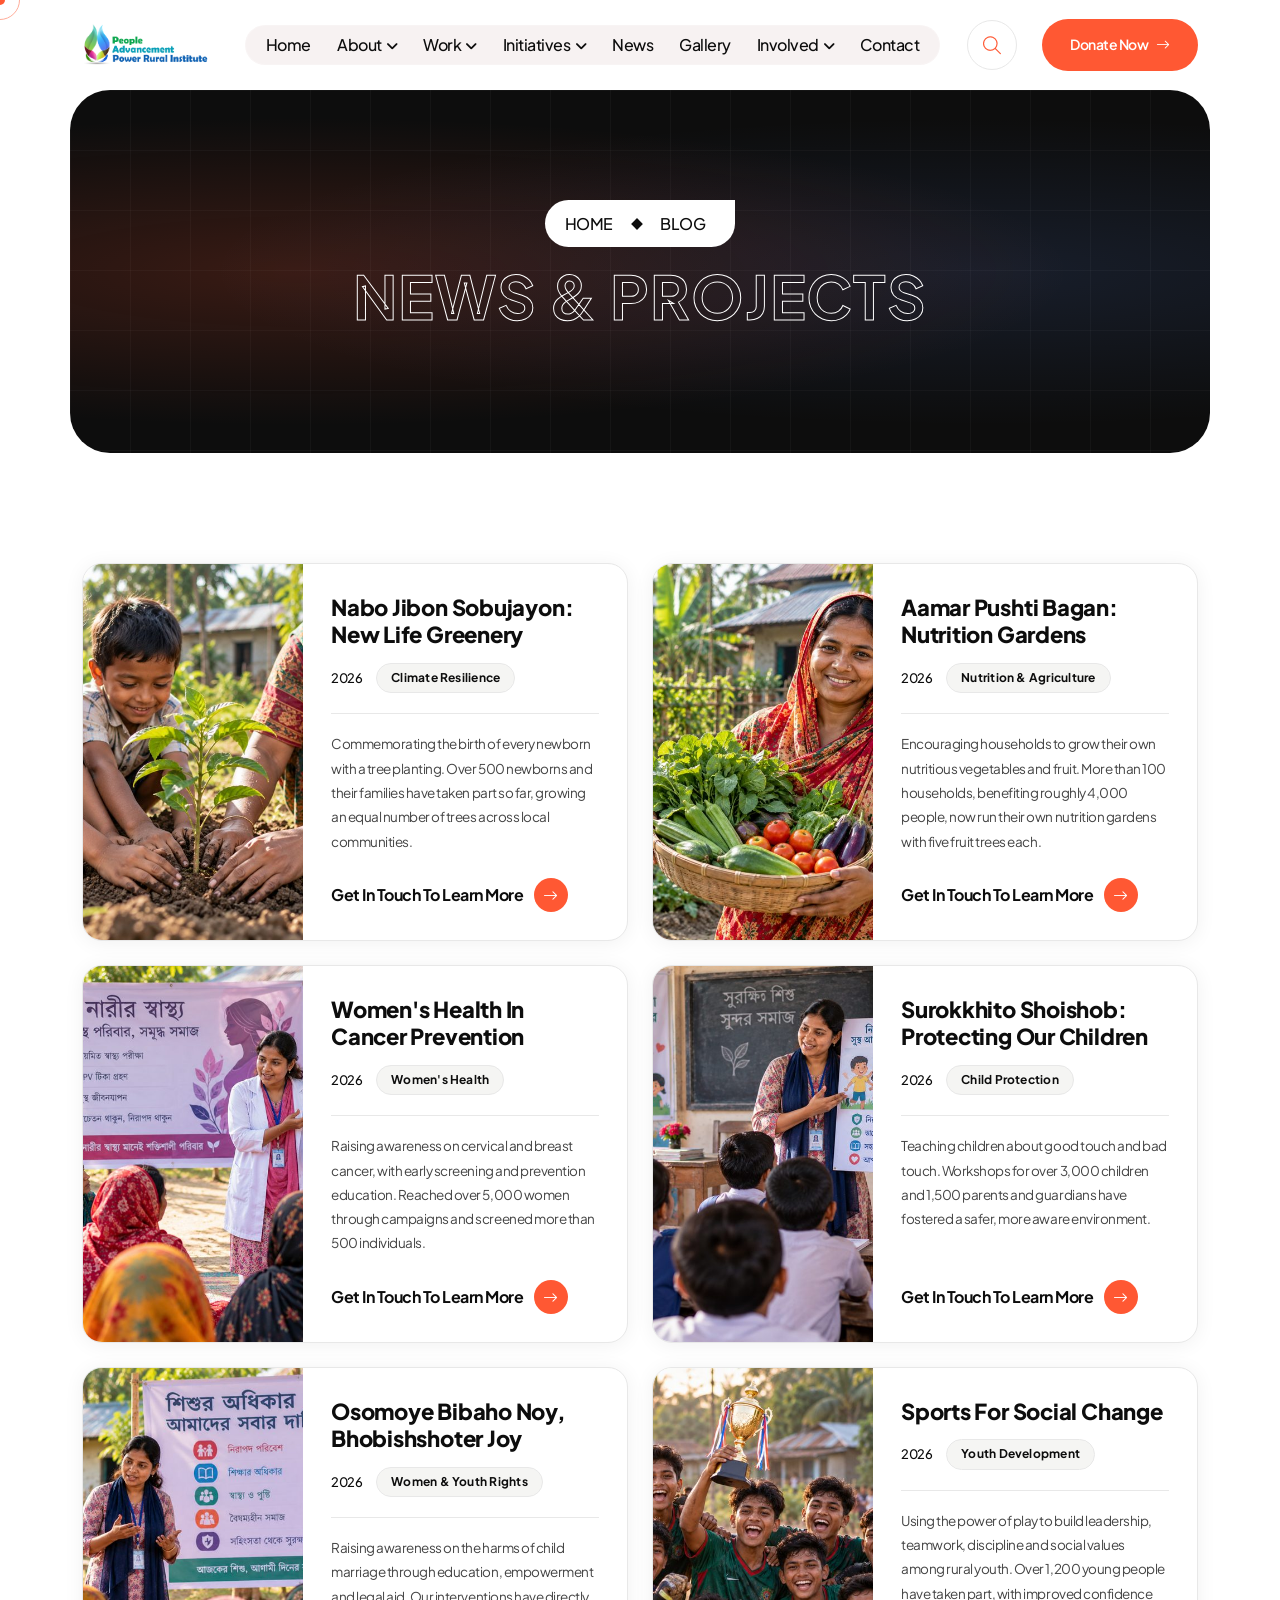
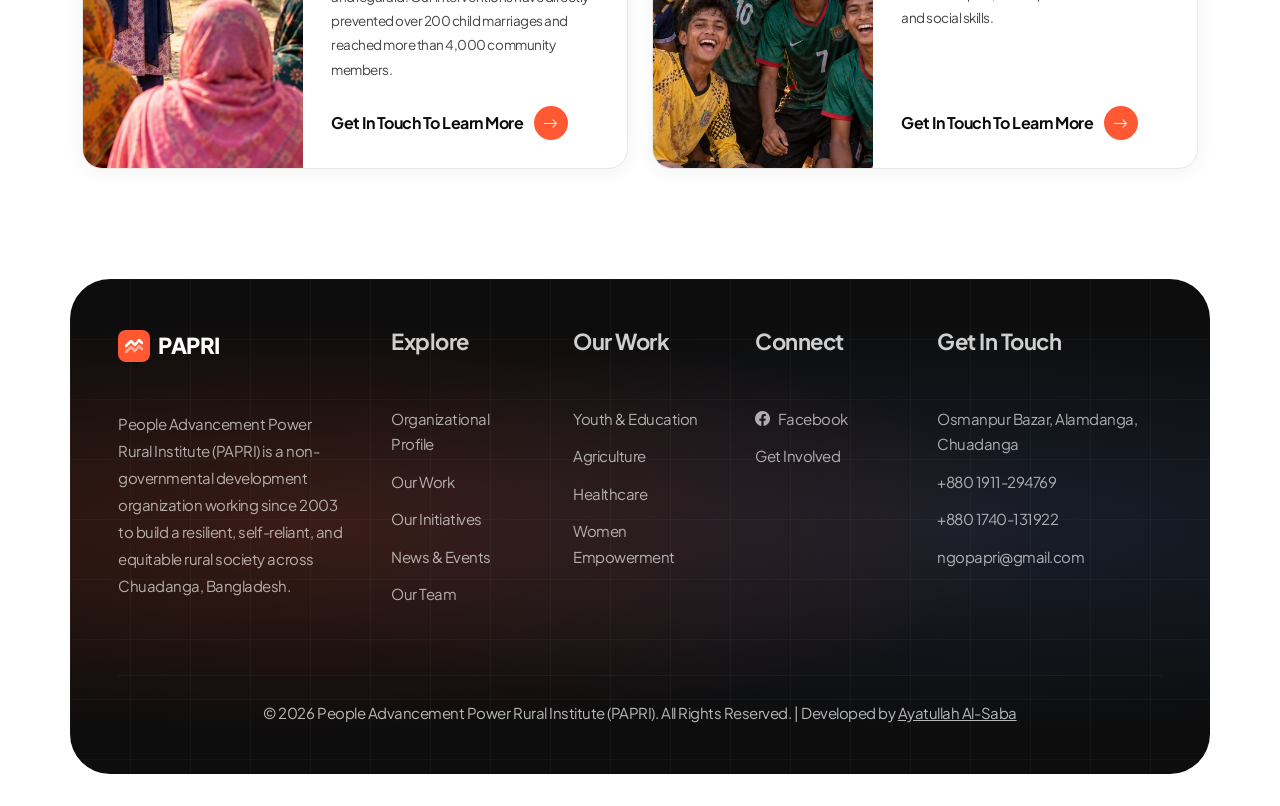
<file: blog.html>
<!DOCTYPE html>
<html lang="en">

	<head>
		<!-- Meta -->
		<meta charset="utf-8">
		<meta http-equiv="X-UA-Compatible" content="IE=edge">
		<meta name="viewport" content="width=device-width, initial-scale=1.0">

		<!-- The above 3 meta tags *must* come first in the head; any other head content must come *after* these tags -->

		<!-- SITE TITLE -->
		<title>News &amp; Projects - PAPRI | Ongoing Community Initiatives</title>
		<!-- Favicon -->
		<link rel="shortcut icon" href="assets/img/logo/favicon.png" type="image/png">
		<!-- Latest Bootstrap min CSS -->
		<link rel="stylesheet" href="assets/css/plugin.min.css">
		<link rel="stylesheet" href="assets/fonts/all.min.css">
		<link rel="stylesheet" href="assets/fonts/bootstrap-icons.min.css">
		<link rel="stylesheet" href="assets/css/theme-spacing.min.css">
		<link rel="stylesheet" href="assets/css/style.css">
		<link rel="stylesheet" href="assets/css/responsive.css">
	</head>
	
<body>

	<!--START PAGE WRAPPER-->
	<div class="page-wrapper">
	
		<!-- START PRELOADER -->
		<div id="atf-preloader" class="atf-preloader is-active" aria-hidden="true">
			<div class="atf-preloader__inner">
				<!-- Spinner -->
				<div class="atf-preloader__spinner"></div>
				<!-- Brand Text -->
				<div class="atf-preloader__text">
					<span class="atf-preloader__letter" data-letter="P">P</span>
					<span class="atf-preloader__letter" data-letter="A">A</span>
					<span class="atf-preloader__letter" data-letter="P">P</span>
					<span class="atf-preloader__letter" data-letter="R">R</span>
					<span class="atf-preloader__letter" data-letter="I">I</span>
				</div>	
				<!-- Loading Text -->
				<p class="atf-preloader__loading text-center">Loading...</p>	
			</div>
			<!-- Overlay -->
			<div class="atf-preloader__overlay">
				<div class="atf-preloader__col atf-preloader__col--left">
					<div class="atf-preloader__bg"></div>
				</div>
				<div class="atf-preloader__col atf-preloader__col--left">
					<div class="atf-preloader__bg"></div>
				</div>
				<div class="atf-preloader__col atf-preloader__col--right">
					<div class="atf-preloader__bg"></div>
				</div>
				<div class="atf-preloader__col atf-preloader__col--right">
					<div class="atf-preloader__bg"></div>
				</div>
			</div>
		</div>
		<!-- END PRELOADER	 -->
		
		<!-- CURSOR BODY START -->
		<div class="cursor_body">
			<div class="cursor-in"></div>
			<div class="cursor-out"></div>
		</div>		  
		<!-- CURSOR BODY END -->
		
		<!-- Scroll to top -->
		<div id="scroll-top"><i class="bi bi-arrow-up"></i></div>
				
		<!-- Start Hamburger area  -->
		<div class="atf-hamburger">
			<div class="atf-hamburger-wrapper">
				<div class="atf-hamburger-header d-flex justify-content-between align-items-center mb-50">
					<div class="atf-hamburger-logo">
					   <a href="index.html"><img src="assets/img/logo/logo.png" alt="PAPRI Logo"></a>
					</div>
					<div class="atf-hamburger-close">
					   <button class="atf-hamburger-close-toggle"><i class="fa fa-times"></i></button>
					</div>
				</div>
			 
				<div class="atf-hamburger-menu d-block d-xl-none mb-50">
					<nav></nav>
				</div>
			 

				<div class="atf-hamburger-info mb-50">
					<h3 class="atf-hamburger-sm-title">Our Office</h3>
					<span><a href="tel:+8801911294769"><i class="fa fa-phone me-2"></i> +880 1911-294769</a></span>
					<span><a href="mailto:ngopapri@gmail.com"><i class="fa fa-envelope me-2"></i> ngopapri@gmail.com</a></span>
					<span><a href="#"><i class="fas fa-map-marker-alt me-2"></i> Osmanpur Bazar, Alamdanga, Chuadanga, Bangladesh</a></span>
				</div>
			 
				<div class="atf-hamburger-social mb-50">
					<h3 class="atf-hamburger-sm-title">Follow Us</h3>
					<a href="https://www.facebook.com/profile.php?id=100067459734915"><i class="fab fa-facebook-f"></i></a>
					
				</div>
			</div>
		</div>
		
		<!-- Start Search Area -->
		<div class="atf-searching-area">
			<form class="atf-searching-form">
				<input type="text" name="#0" placeholder="Search ...">
				<button type="submit"><i class="fa-light fa-magnifying-glass"></i></button>
			</form>
		  <button type="button" class="atf-searching-close-btn"><i class="fa-light fa-xmark"></i></button>
		</div>
		<!-- Start Search Area -->

		<div class="atf-hamburger-overlay"></div>
		<!-- End Hamburger area  -->

		<!-- START HEADER SECTION-->
		<header class="atf-header-area">
			<div class="atf-site-header atf-style1 atf-sticky-header">
				<div class="container">
					<div class="row align-items-center">
						<div class="col-xl-2 col-lg-6 col-md-5 col-sm-6 col-6 ">
							<div class="atf-site-logo">
							   <a href="index.html"><img class="logo-black" src="assets/img/logo/logo.png" alt="PAPRI Logo"></a>
							   <a href="index.html"><img class="logo-white" src="assets/img/logo/logo.png" alt="PAPRI Logo"></a>
							</div>
						</div>
						
						<div class="col-xl-7 d-none d-xl-block">
							<div class="atf-main-menu d-flex justify-content-center">
								<nav class="atf-nav atf-mobile-menu-active atf-onepage-menu">
									<ul class="atf-nav-list">
										<li><a href="index.html">Home</a></li>
										<li class="menu-item-children"><a href="about.html">About</a>
											<ul class="sub-menu">
												<li><a href="about.html">Organizational Profile</a></li>
												<li><a href="about.html#director">Executive Director</a></li>
												<li><a href="team.html">Our Team</a></li>
												<li><a href="about.html#legal">Legal Status &amp; Registration</a></li>
											</ul>
										</li>
										<li class="menu-item-children"><a href="service.html">Work</a>
											<ul class="sub-menu">
												<li><a href="service.html#youth">Youth Development &amp; Education</a></li>
												<li><a href="service.html#climate">Climate Resilience &amp; Environment</a></li>
												<li><a href="service.html#agriculture">Agriculture &amp; Rural Development</a></li>
												<li><a href="service.html#health">Healthcare &amp; Sanitation</a></li>
												<li><a href="service.html#women">Women Empowerment</a></li>
												<li><a href="service.html#research">Research &amp; Development</a></li>
											</ul>
										</li>
										<li class="menu-item-children"><a href="service-details.html">Initiatives</a>
											<ul class="sub-menu">
												<li><a href="service-details.html#skill">PAPRI Skill Development Centre</a></li>
												<li><a href="service-details.html#mayer">Mayer School</a></li>
											</ul>
										</li>
										<li><a href="blog.html">News</a></li>
										<li><a href="gallery.html">Gallery</a></li>
										<li class="menu-item-children"><a href="client.html">Involved</a>
											<ul class="sub-menu">
												<li><a href="client.html">PAPRI Youth Change-Makers</a></li>
												<li><a href="client.html#board">National Board of PYC</a></li>
												<li><a href="client.html#volunteer">Become a Volunteer</a></li>
											</ul>
										</li>
										<li><a href="contact.html">Contact</a></li>
									</ul>
								</nav>
							</div>
						</div><!-- END COL -->

						<div class="col-xl-3 col-lg-6 col-md-7 col-sm-6 col-6">
							<div class="atf-header-bottom-right d-flex align-items-center justify-content-end">
								<button type="button" class="atf-searching-btn style1 d-none d-md-block">
									<i class="fa-light fa-magnifying-glass"></i>
								 </button>

								<div class="atf-menu-btn d-flex align-items-center">
									<a href="contact.html" class="btn-primary-custom d-none d-md-inline-flex">Donate Now <i class="bi bi-arrow-right"></i></a>
								</div>
								<div class="atf-main-menu-bars d-block d-xl-none">
									<button class="atf-hamburger-toogle">
										<i class="fa-light fa-bars"></i>
									</button>
								</div>
							</div>
						</div><!-- END COL -->
					</div><!-- END ROW -->
				</div><!-- END CONTAINER -->
			</div>
		</header>
		<!-- END HEADER SECTION-->
			
		<main>
		
			<!-- START BREADCRUMB -->
			<section class="breadcrumb-area breadcrumb-cover-bg p-relative">
				 <div class="container footer-area px-5  section-pad">
					<div class="row justify-content-center text-center">
					   <div class="col-xxl-12">
						  <div class="breadcrumb-content p-relative z-index-2">
							<div class="breadcrumb-single-content mb-10">
								<span><a href="index.html">HOME</a></span>
								<span><i class="arrow down"></i></span>
								<span class="breadcrumb-sub-title">BLOG</span>
							</div>
							<h3 class="breadcrumb-title anime-style-3">NEWS &amp; PROJECTS</h3>
							</div>
					   </div>
					</div>
				 </div>
			</section>
			<!-- END BREADCRUMB -->
			
			<!-- ============ BLOG ============ -->
			<section id="blog" class="section-pad">
				<div class="container">
					<div class="row g-4">
						<!-- Card 1 -->
						<div class="col-lg-6">
							<div class="blog-card" id="bc1">
								<div class="blog-card-img">
									<img src="assets/img/blog/blog-1.jpg" alt="New Life Greenery tree plantation project">
								</div>
								<div class="blog-card-body">
									<div>
										<h3 class="blog-card-title">
											<a class="atf-title-hover" href="contact.html">Nabo Jibon Sobujayon: New Life Greenery</a>
										</h3>
										<div class="blog-card-meta">
											<span class="blog-meta-date">2026</span>
											<span class="blog-meta-tag">Climate Resilience</span>
										</div>
										<div class="blog-card-divider"></div>
										<p class="blog-card-excerpt">Commemorating the birth of every newborn with a tree planting. Over 500 newborns and their families have taken part so far, growing an equal number of trees across local communities.</p>
									</div>
									<a href="contact.html" class="blog-card-link">
										Get in Touch to Learn More
										<span class="link-arrow"><i class="bi bi-arrow-right"></i></span>
									</a>
								</div>
							</div>
						</div>
						<!-- Card 2 -->
						<div class="col-lg-6">
							<div class="blog-card" id="bc2">
								<div class="blog-card-img">
									<img src="assets/img/blog/blog-2.jpg" alt="Aamar Pushti Bagan nutrition garden project">
								</div>
								<div class="blog-card-body">
									<div>
										<h3 class="blog-card-title">
											<a class="atf-title-hover" href="contact.html">Aamar Pushti Bagan: Nutrition Gardens</a>
										</h3>
										<div class="blog-card-meta">
											<span class="blog-meta-date">2026</span>
											<span class="blog-meta-tag">Nutrition &amp; Agriculture</span>
										</div>
										<div class="blog-card-divider"></div>
										<p class="blog-card-excerpt">Encouraging households to grow their own nutritious vegetables and fruit. More than 100 households, benefiting roughly 4,000 people, now run their own nutrition gardens with five fruit trees each.</p>
									</div>
									<a href="contact.html" class="blog-card-link">
										Get in Touch to Learn More
										<span class="link-arrow"><i class="bi bi-arrow-right"></i></span>
									</a>
								</div>
							</div>
						</div>
						<!-- Card 3 -->
						<div class="col-lg-6">
							<div class="blog-card" id="bc1">
								<div class="blog-card-img">
									<img src="assets/img/blog/blog-3.jpg" alt="Women's cancer awareness and screening project">
								</div>
								<div class="blog-card-body">
									<div>
										<h3 class="blog-card-title">
											<a class="atf-title-hover" href="contact.html">Women's Health in Cancer Prevention</a>
										</h3>
										<div class="blog-card-meta">
											<span class="blog-meta-date">2026</span>
											<span class="blog-meta-tag">Women's Health</span>
										</div>
										<div class="blog-card-divider"></div>
										<p class="blog-card-excerpt">Raising awareness on cervical and breast cancer, with early screening and prevention education. Reached over 5,000 women through campaigns and screened more than 500 individuals.</p>
									</div>
									<a href="contact.html" class="blog-card-link">
										Get in Touch to Learn More
										<span class="link-arrow"><i class="bi bi-arrow-right"></i></span>
									</a>
								</div>
							</div>
						</div>
						<!-- Card 4 -->
						<div class="col-lg-6">
							<div class="blog-card" id="bc2">
								<div class="blog-card-img">
									<img src="assets/img/blog/blog-4.jpg" alt="Surokkhito Shoishob child protection program">
								</div>
								<div class="blog-card-body">
									<div>
										<h3 class="blog-card-title">
											<a class="atf-title-hover" href="contact.html">Surokkhito Shoishob: Protecting Our Children</a>
										</h3>
										<div class="blog-card-meta">
											<span class="blog-meta-date">2026</span>
											<span class="blog-meta-tag">Child Protection</span>
										</div>
										<div class="blog-card-divider"></div>
										<p class="blog-card-excerpt">Teaching children about good touch and bad touch. Workshops for over 3,000 children and 1,500 parents and guardians have fostered a safer, more aware environment.</p>
									</div>
									<a href="contact.html" class="blog-card-link">
										Get in Touch to Learn More
										<span class="link-arrow"><i class="bi bi-arrow-right"></i></span>
									</a>
								</div>
							</div>
						</div>
						<!-- Card 5 -->
						<div class="col-lg-6">
							<div class="blog-card" id="bc1">
								<div class="blog-card-img">
									<img src="assets/img/blog/blog-5.jpg" alt="Ending child marriage awareness campaign">
								</div>
								<div class="blog-card-body">
									<div>
										<h3 class="blog-card-title">
											<a class="atf-title-hover" href="contact.html">Osomoye Bibaho Noy, Bhobishshoter Joy</a>
										</h3>
										<div class="blog-card-meta">
											<span class="blog-meta-date">2026</span>
											<span class="blog-meta-tag">Women &amp; Youth Rights</span>
										</div>
										<div class="blog-card-divider"></div>
										<p class="blog-card-excerpt">Raising awareness on the harms of child marriage through education, empowerment and legal aid. Our interventions have directly prevented over 200 child marriages and reached more than 4,000 community members.</p>
									</div>
									<a href="contact.html" class="blog-card-link">
										Get in Touch to Learn More
										<span class="link-arrow"><i class="bi bi-arrow-right"></i></span>
									</a>
								</div>
							</div>
						</div>
						<!-- Card 6 -->
						<div class="col-lg-6">
							<div class="blog-card" id="bc2">
								<div class="blog-card-img">
									<img src="assets/img/blog/blog-6.jpg" alt="Sports for Social Change youth program">
								</div>
								<div class="blog-card-body">
									<div>
										<h3 class="blog-card-title">
											<a class="atf-title-hover" href="contact.html">Sports for Social Change</a>
										</h3>
										<div class="blog-card-meta">
											<span class="blog-meta-date">2026</span>
											<span class="blog-meta-tag">Youth Development</span>
										</div>
										<div class="blog-card-divider"></div>
										<p class="blog-card-excerpt">Using the power of play to build leadership, teamwork, discipline and social values among rural youth. Over 1,200 young people have taken part, with improved confidence and social skills.</p>
									</div>
									<a href="contact.html" class="blog-card-link">
										Get in Touch to Learn More
										<span class="link-arrow"><i class="bi bi-arrow-right"></i></span>
									</a>
								</div>
							</div>
						</div>
					</div>
				</div>
			</section>

		</main>

		<!-- ============ FOOTER ============ -->
		<footer id="footer">
			<div class="container footer-area px-5 py-5">
				<div class="row g-5">
					<!-- Brand Column -->
					<div class="col-lg-3 col-md-6">
						<div class="footer-brand">
							<div class="logo-icon"> 
								<svg width="18" height="14" viewBox="0 0 18 14" fill="none">
									<path d="M1 7L6 2L10 6L14 1L17 4" stroke="white" stroke-width="2.5" stroke-linecap="round" stroke-linejoin="round"/>
									<path d="M1 13L6 8L10 12L14 7L17 10" stroke="rgba(255,255,255,.5)" stroke-width="2.5" stroke-linecap="round" stroke-linejoin="round"/>
								</svg>
							</div>
							PAPRI 
						</div>
						<p class="footer-desc">People Advancement Power Rural Institute (PAPRI) is a non-governmental development organization working since 2003 to build a resilient, self-reliant, and equitable rural society across Chuadanga, Bangladesh.</p>
					</div>

					<!-- Quick Links Column -->
					<div class="col-lg-2 col-md-6">
						<div class="footer-col">
							<h3>Explore</h3>
							<ul class="footer-links">
								<li><a href="about.html">Organizational Profile</a></li>
								<li><a href="service.html">Our Work</a></li>
								<li><a href="service-details.html">Our Initiatives</a></li>
								<li><a href="blog.html">News &amp; Events</a></li>
								<li><a href="team.html">Our Team</a></li>
							</ul>
						</div>
					</div>

					<!-- Services Column -->
					<div class="col-lg-2 col-md-6">
						<div class="footer-col">
							<h3>Our Work</h3>
							<ul class="footer-links">
								<li><a href="service.html#youth">Youth &amp; Education</a></li>
								<li><a href="service.html#agriculture">Agriculture</a></li>
								<li><a href="service.html#health">Healthcare</a></li>
								<li><a href="service.html#women">Women Empowerment</a></li>
							</ul>
						</div>
					</div>

					<!-- Social Media Column -->
					<div class="col-lg-2 col-md-6">
						<div class="footer-col">
							<h3>Connect</h3>
							<ul class="footer-links">
								<li><a href="https://www.facebook.com/profile.php?id=100067459734915"><i class="bi bi-facebook me-2"></i>Facebook</a></li>
								
								<li><a href="client.html">Get Involved</a></li>
							</ul>
						</div>
					</div>

					<!-- Contact Information Column -->
					<div class="col-lg-3 col-md-6">
						<div class="footer-col">
							<h3>Get in Touch</h3>
							<ul class="footer-links">
								<li><a href="https://maps.google.com/?q=Osmanpur+Bazar+Alamdanga+Chuadanga" target="_blank">Osmanpur Bazar, Alamdanga, Chuadanga</a></li>
								<li><a href="tel:+8801911294769">+880 1911-294769</a></li>
								<li><a href="tel:+8801740131922">+880 1740-131922</a></li>
								<li><a href="mailto:ngopapri@gmail.com">ngopapri@gmail.com</a></li>
							</ul>
						</div>
					</div>
				</div>

				<!-- Footer Bottom -->
				<hr class="footer-divider">
				<p class="footer-copy">&copy; 2026 People Advancement Power Rural Institute (PAPRI). All Rights Reserved. | Developed by <a href="#" style="color:inherit;text-decoration:underline;">Ayatullah Al-Saba</a></p>
			</div>
		</footer>
	
	</div>
	<!-- =============================================
	SCRIPTS
	============================================= -->
	<!-- Latest jQuery -->
	<script src="assets/js/jquery.min.js"></script>
	<script src="assets/js/bootstrap.bundle.min.js"></script>
	<script src="assets/js/plugin.min.js"></script>
	<script src="assets/js/gsap.js"></script>
	<script src="assets/js/form-contact.js"></script>
	<script src="assets/js/main.js"></script>
	<script src="assets/js/site-search.js"></script>

</body>
</html>
</file>
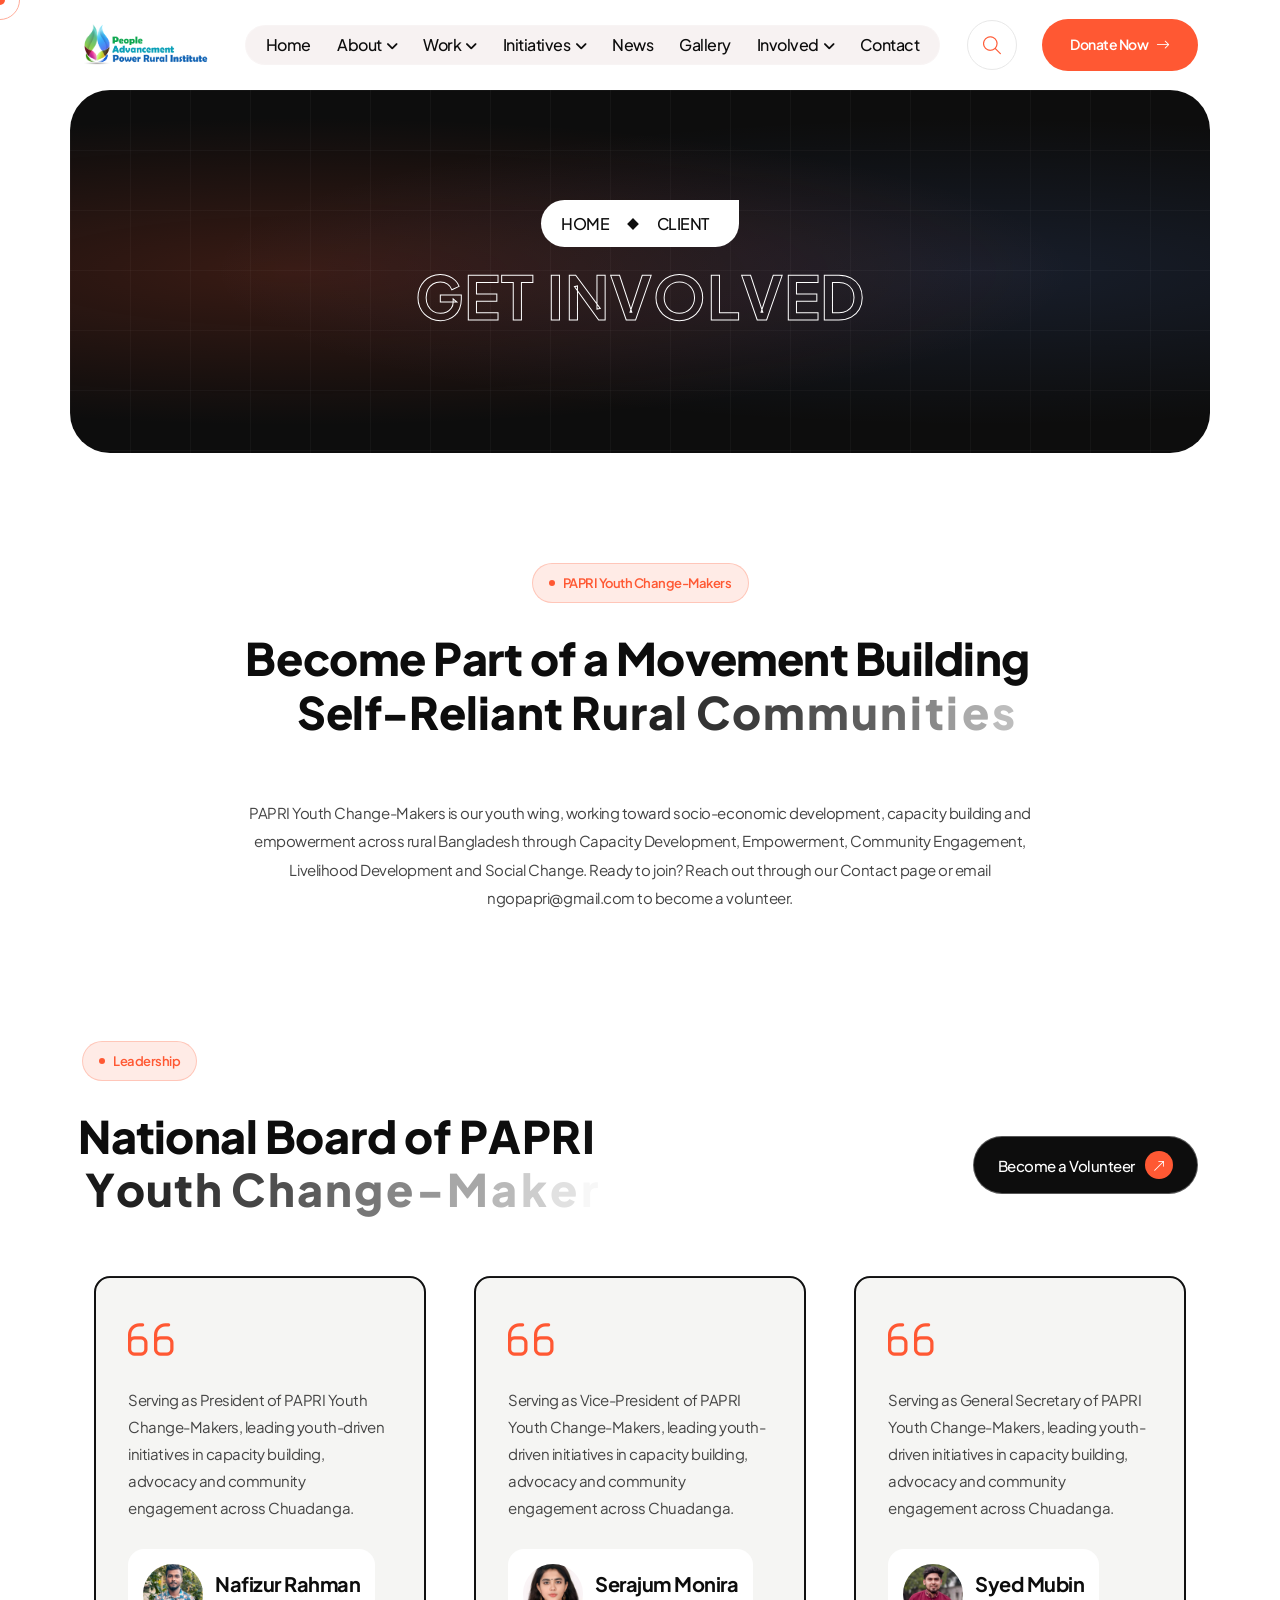
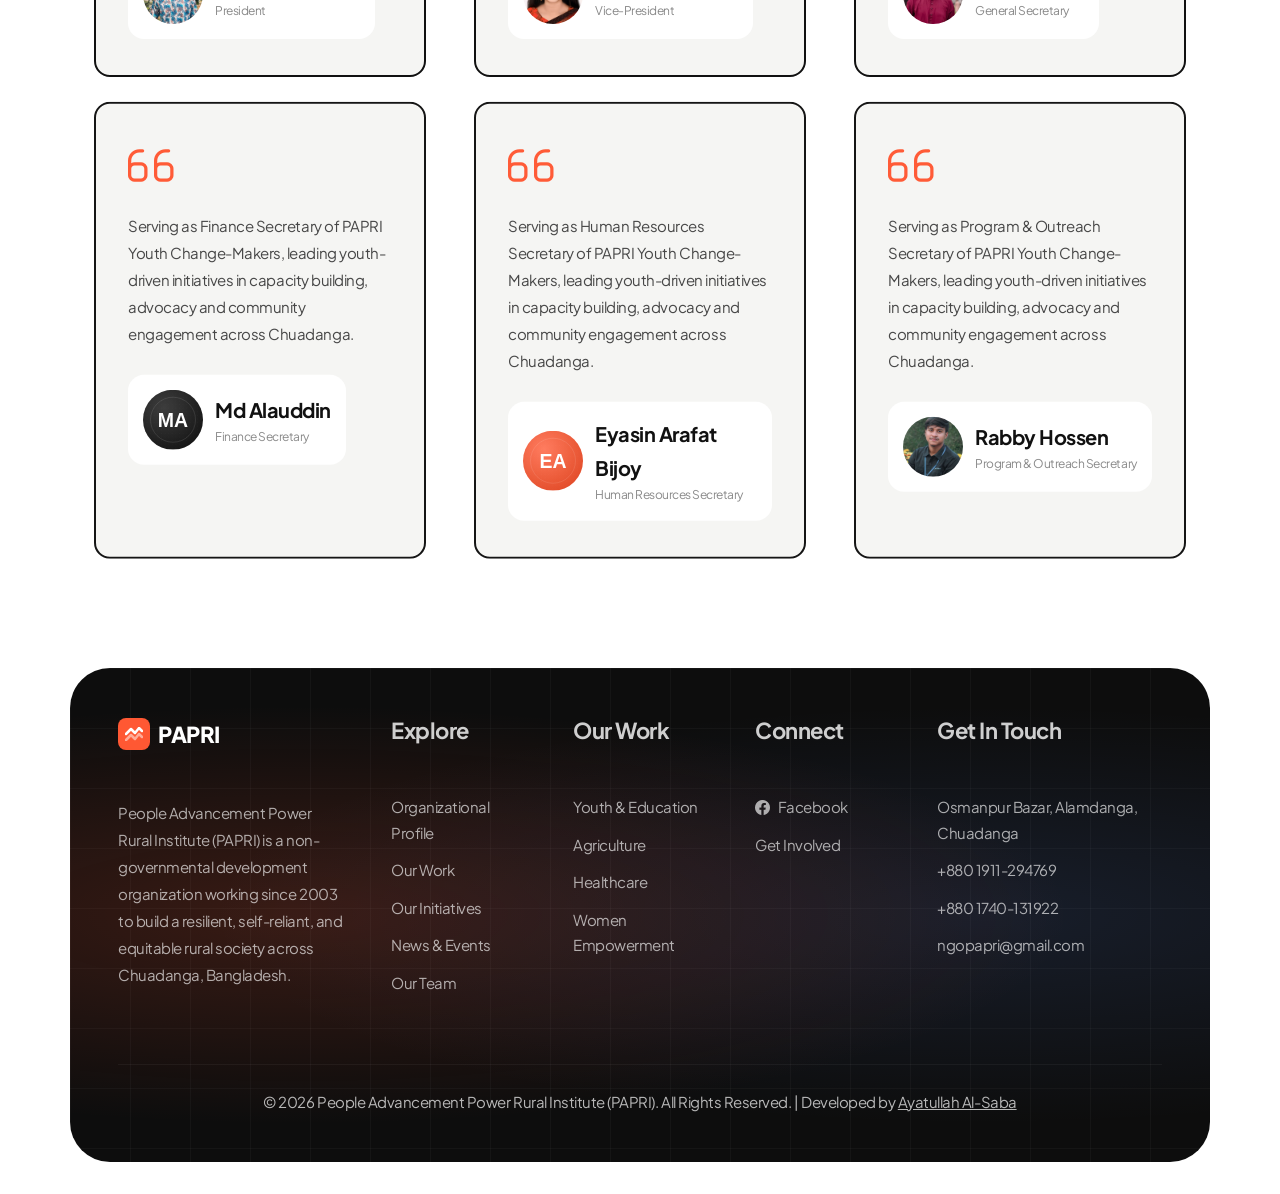
<file: client.html>
<!DOCTYPE html>
<html lang="en">

	<head>
		<!-- Meta -->
		<meta charset="utf-8">
		<meta http-equiv="X-UA-Compatible" content="IE=edge">
		<meta name="viewport" content="width=device-width, initial-scale=1.0">

		<!-- The above 3 meta tags *must* come first in the head; any other head content must come *after* these tags -->

		<!-- SITE TITLE -->
		<title>Get Involved - PAPRI | PAPRI Youth Change-Makers &amp; Volunteering</title>
		<!-- Favicon -->
		<link rel="shortcut icon" href="assets/img/logo/favicon.png" type="image/png">
		<!-- Latest Bootstrap min CSS -->
		<link rel="stylesheet" href="assets/css/plugin.min.css">
		<link rel="stylesheet" href="assets/fonts/all.min.css">
		<link rel="stylesheet" href="assets/fonts/bootstrap-icons.min.css">
		<link rel="stylesheet" href="assets/css/theme-spacing.min.css">
		<link rel="stylesheet" href="assets/css/style.css">
		<link rel="stylesheet" href="assets/css/responsive.css">
	</head>
	
<body>

	<!--START PAGE WRAPPER-->
	<div class="page-wrapper">
	
		<!-- START PRELOADER -->
		<div id="atf-preloader" class="atf-preloader is-active" aria-hidden="true">
			<div class="atf-preloader__inner">
				<!-- Spinner -->
				<div class="atf-preloader__spinner"></div>
				<!-- Brand Text -->
				<div class="atf-preloader__text">
					<span class="atf-preloader__letter" data-letter="P">P</span>
					<span class="atf-preloader__letter" data-letter="A">A</span>
					<span class="atf-preloader__letter" data-letter="P">P</span>
					<span class="atf-preloader__letter" data-letter="R">R</span>
					<span class="atf-preloader__letter" data-letter="I">I</span>
				</div>	
				<!-- Loading Text -->
				<p class="atf-preloader__loading text-center">Loading...</p>	
			</div>
			<!-- Overlay -->
			<div class="atf-preloader__overlay">
				<div class="atf-preloader__col atf-preloader__col--left">
					<div class="atf-preloader__bg"></div>
				</div>
				<div class="atf-preloader__col atf-preloader__col--left">
					<div class="atf-preloader__bg"></div>
				</div>
				<div class="atf-preloader__col atf-preloader__col--right">
					<div class="atf-preloader__bg"></div>
				</div>
				<div class="atf-preloader__col atf-preloader__col--right">
					<div class="atf-preloader__bg"></div>
				</div>
			</div>
		</div>
		<!-- END PRELOADER	 -->
		
		<!-- CURSOR BODY START -->
		<div class="cursor_body">
			<div class="cursor-in"></div>
			<div class="cursor-out"></div>
		</div>		  
		<!-- CURSOR BODY END -->
		
		<!-- Scroll to top -->
		<div id="scroll-top"><i class="bi bi-arrow-up"></i></div>
				
		<!-- Start Hamburger area  -->
		<div class="atf-hamburger">
			<div class="atf-hamburger-wrapper">
				<div class="atf-hamburger-header d-flex justify-content-between align-items-center mb-50">
					<div class="atf-hamburger-logo">
					   <a href="index.html"><img src="assets/img/logo/logo.png" alt="PAPRI Logo"></a>
					</div>
					<div class="atf-hamburger-close">
					   <button class="atf-hamburger-close-toggle"><i class="fa fa-times"></i></button>
					</div>
				</div>
			 
				<div class="atf-hamburger-menu d-block d-xl-none mb-50">
					<nav></nav>
				</div>
			 

				<div class="atf-hamburger-info mb-50">
					<h3 class="atf-hamburger-sm-title">Our Office</h3>
					<span><a href="tel:+8801911294769"><i class="fa fa-phone me-2"></i> +880 1911-294769</a></span>
					<span><a href="mailto:ngopapri@gmail.com"><i class="fa fa-envelope me-2"></i> ngopapri@gmail.com</a></span>
					<span><a href="#"><i class="fas fa-map-marker-alt me-2"></i> Osmanpur Bazar, Alamdanga, Chuadanga, Bangladesh</a></span>
				</div>
			 
				<div class="atf-hamburger-social mb-50">
					<h3 class="atf-hamburger-sm-title">Follow Us</h3>
					<a href="https://www.facebook.com/profile.php?id=100067459734915"><i class="fab fa-facebook-f"></i></a>
					
				</div>
			</div>
		</div>
		
		<!-- Start Search Area -->
		<div class="atf-searching-area">
			<form class="atf-searching-form">
				<input type="text" name="#0" placeholder="Search ...">
				<button type="submit"><i class="fa-light fa-magnifying-glass"></i></button>
			</form>
		  <button type="button" class="atf-searching-close-btn"><i class="fa-light fa-xmark"></i></button>
		</div>
		<!-- Start Search Area -->

		<div class="atf-hamburger-overlay"></div>
		<!-- End Hamburger area  -->

		<!-- START HEADER SECTION-->
		<header class="atf-header-area">
			<div class="atf-site-header atf-style1 atf-sticky-header">
				<div class="container">
					<div class="row align-items-center">
						<div class="col-xl-2 col-lg-6 col-md-5 col-sm-6 col-6 ">
							<div class="atf-site-logo">
							   <a href="index.html"><img class="logo-black" src="assets/img/logo/logo.png" alt="PAPRI Logo"></a>
							   <a href="index.html"><img class="logo-white" src="assets/img/logo/logo.png" alt="PAPRI Logo"></a>
							</div>
						</div>
						
						<div class="col-xl-7 d-none d-xl-block">
							<div class="atf-main-menu d-flex justify-content-center">
								<nav class="atf-nav atf-mobile-menu-active atf-onepage-menu">
									<ul class="atf-nav-list">
										<li><a href="index.html">Home</a></li>
										<li class="menu-item-children"><a href="about.html">About</a>
											<ul class="sub-menu">
												<li><a href="about.html">Organizational Profile</a></li>
												<li><a href="about.html#director">Executive Director</a></li>
												<li><a href="team.html">Our Team</a></li>
												<li><a href="about.html#legal">Legal Status &amp; Registration</a></li>
											</ul>
										</li>
										<li class="menu-item-children"><a href="service.html">Work</a>
											<ul class="sub-menu">
												<li><a href="service.html#youth">Youth Development &amp; Education</a></li>
												<li><a href="service.html#climate">Climate Resilience &amp; Environment</a></li>
												<li><a href="service.html#agriculture">Agriculture &amp; Rural Development</a></li>
												<li><a href="service.html#health">Healthcare &amp; Sanitation</a></li>
												<li><a href="service.html#women">Women Empowerment</a></li>
												<li><a href="service.html#research">Research &amp; Development</a></li>
											</ul>
										</li>
										<li class="menu-item-children"><a href="service-details.html">Initiatives</a>
											<ul class="sub-menu">
												<li><a href="service-details.html#skill">PAPRI Skill Development Centre</a></li>
												<li><a href="service-details.html#mayer">Mayer School</a></li>
											</ul>
										</li>
										<li><a href="blog.html">News</a></li>
										<li><a href="gallery.html">Gallery</a></li>
										<li class="menu-item-children"><a href="client.html">Involved</a>
											<ul class="sub-menu">
												<li><a href="client.html">PAPRI Youth Change-Makers</a></li>
												<li><a href="client.html#board">National Board of PYC</a></li>
												<li><a href="client.html#volunteer">Become a Volunteer</a></li>
											</ul>
										</li>
										<li><a href="contact.html">Contact</a></li>
									</ul>
								</nav>
							</div>
						</div><!-- END COL -->

						<div class="col-xl-3 col-lg-6 col-md-7 col-sm-6 col-6">
							<div class="atf-header-bottom-right d-flex align-items-center justify-content-end">
								<button type="button" class="atf-searching-btn style1 d-none d-md-block">
									<i class="fa-light fa-magnifying-glass"></i>
								 </button>

								<div class="atf-menu-btn d-flex align-items-center">
									<a href="contact.html" class="btn-primary-custom d-none d-md-inline-flex">Donate Now <i class="bi bi-arrow-right"></i></a>
								</div>
								<div class="atf-main-menu-bars d-block d-xl-none">
									<button class="atf-hamburger-toogle">
										<i class="fa-light fa-bars"></i>
									</button>
								</div>
							</div>
						</div><!-- END COL -->
					</div><!-- END ROW -->
				</div><!-- END CONTAINER -->
			</div>
		</header>
		<!-- END HEADER SECTION-->
			
		<main>
		
			<!-- START BREADCRUMB -->
			<section class="breadcrumb-area breadcrumb-cover-bg p-relative">
				 <div class="container footer-area px-5  section-pad">
					<div class="row justify-content-center text-center">
					   <div class="col-xxl-12">
						  <div class="breadcrumb-content p-relative z-index-2">
							<div class="breadcrumb-single-content mb-10">
								<span><a href="index.html">HOME</a></span>
								<span><i class="arrow down"></i></span>
								<span class="breadcrumb-sub-title">CLIENT</span>
							</div>
							<h3 class="breadcrumb-title anime-style-3">GET INVOLVED</h3>
							</div>
					   </div>
					</div>
				 </div>
			</section>
			<!-- END BREADCRUMB -->
			

			<!-- ============ TESTIMONIALS ============ -->
			<section id="get-involved-intro" class="section-pad pb-0">
				<div class="container">
					<div class="row justify-content-center text-center">
						<div class="col-lg-9">
							<div class="eyebrow fade-up"><span></span>PAPRI Youth Change-Makers</div>
							<h2 class="section-heading anime-style-3" id="volunteer">Become Part of a Movement Building Self-Reliant Rural Communities</h2>
							<p class="about-text-desc">PAPRI Youth Change-Makers is our youth wing, working toward socio-economic development, capacity building and empowerment across rural Bangladesh through Capacity Development, Empowerment, Community Engagement, Livelihood Development and Social Change. Ready to join? Reach out through our <a href="contact.html">Contact page</a> or email <a href="mailto:ngopapri@gmail.com">ngopapri@gmail.com</a> to become a volunteer.</p>
						</div>
					</div>
				</div>
			</section>

			<section id="board" class="section-pad">
				<div class="container">
					<div class="row align-items-end">
						<div class="testi-heading ">
							<div class="section-title text-start">
								<div class="eyebrow fade-up"><span></span>Leadership</div>
								<h2 class="section-heading anime-style-3">National Board of PAPRI Youth Change-Makers</h2>
							</div>
							<div class="testi-heading-btn text-lg-end text-start">
								<a href="contact.html" class="atf-themes-btn hero-btn">Become a Volunteer<span class="btn-icon"><i class="bi bi-arrow-up-right"></i></span></a>
							</div>
						</div>
					</div>
					<div class="row g-4" id="testi-row">
						<!-- Board Member 1 -->
						<div class="col-md-4 fade-up">
							<div class="testimonial-card">
								<span class="quote-icon"><i class="fa-light fa-quote-left"></i></span>
								<p class="testimonial-text">Serving as President of PAPRI Youth Change-Makers, leading youth-driven initiatives in capacity building, advocacy and community engagement across Chuadanga.</p>
								<div class="testimonial-author">
									<img src="assets/img/team/nafizur-rahman.jpg" alt="Nafizur Rahman">
									<div>
										<div class="author-name">Nafizur Rahman</div>
										<div class="author-role">President</div>
									</div>
								</div>
							</div>
						</div>
						<!-- Board Member 2 -->
						<div class="col-md-4 fade-up">
							<div class="testimonial-card">
								<span class="quote-icon"><i class="fa-light fa-quote-left"></i></span>
								<p class="testimonial-text">Serving as Vice-President of PAPRI Youth Change-Makers, leading youth-driven initiatives in capacity building, advocacy and community engagement across Chuadanga.</p>
								<div class="testimonial-author">
									<img src="assets/img/team/serajum-monira.jpg" alt="Serajum Monira">
									<div>
										<div class="author-name">Serajum Monira</div>
										<div class="author-role">Vice-President</div>
									</div>
								</div>
							</div>
						</div>
						<!-- Board Member 3 -->
						<div class="col-md-4 fade-up">
							<div class="testimonial-card">
								<span class="quote-icon"><i class="fa-light fa-quote-left"></i></span>
								<p class="testimonial-text">Serving as General Secretary of PAPRI Youth Change-Makers, leading youth-driven initiatives in capacity building, advocacy and community engagement across Chuadanga.</p>
								<div class="testimonial-author">
									<img src="assets/img/team/syed-mubin.jpg" alt="Syed Mubin">
									<div>
										<div class="author-name">Syed Mubin</div>
										<div class="author-role">General Secretary</div>
									</div>
								</div>
							</div>
						</div>
						<!-- Board Member 4 -->
						<div class="col-md-4 fade-up">
							<div class="testimonial-card">
								<span class="quote-icon"><i class="fa-light fa-quote-left"></i></span>
								<p class="testimonial-text">Serving as Finance Secretary of PAPRI Youth Change-Makers, leading youth-driven initiatives in capacity building, advocacy and community engagement across Chuadanga.</p>
								<div class="testimonial-author">
									<img src="[data-uri]" alt="Md Alauddin">
									<div>
										<div class="author-name">Md Alauddin</div>
										<div class="author-role">Finance Secretary</div>
									</div>
								</div>
							</div>
						</div>
						<!-- Board Member 5 -->
						<div class="col-md-4 fade-up">
							<div class="testimonial-card">
								<span class="quote-icon"><i class="fa-light fa-quote-left"></i></span>
								<p class="testimonial-text">Serving as Human Resources Secretary of PAPRI Youth Change-Makers, leading youth-driven initiatives in capacity building, advocacy and community engagement across Chuadanga.</p>
								<div class="testimonial-author">
									<img src="[data-uri]" alt="Eyasin Arafat Bijoy">
									<div>
										<div class="author-name">Eyasin Arafat Bijoy</div>
										<div class="author-role">Human Resources Secretary</div>
									</div>
								</div>
							</div>
						</div>
						<!-- Board Member 6 -->
						<div class="col-md-4 fade-up">
							<div class="testimonial-card">
								<span class="quote-icon"><i class="fa-light fa-quote-left"></i></span>
								<p class="testimonial-text">Serving as Program &amp; Outreach Secretary of PAPRI Youth Change-Makers, leading youth-driven initiatives in capacity building, advocacy and community engagement across Chuadanga.</p>
								<div class="testimonial-author">
									<img src="assets/img/team/rabby-hossen.jpg" alt="Rabby Hossen">
									<div>
										<div class="author-name">Rabby Hossen</div>
										<div class="author-role">Program &amp; Outreach Secretary</div>
									</div>
								</div>
							</div>
						</div>
					</div>
				</div>
			</section>
			

		</main>

		<!-- ============ FOOTER ============ -->
		<footer id="footer">
			<div class="container footer-area px-5 py-5">
				<div class="row g-5">
					<!-- Brand Column -->
					<div class="col-lg-3 col-md-6">
						<div class="footer-brand">
							<div class="logo-icon"> 
								<svg width="18" height="14" viewBox="0 0 18 14" fill="none">
									<path d="M1 7L6 2L10 6L14 1L17 4" stroke="white" stroke-width="2.5" stroke-linecap="round" stroke-linejoin="round"/>
									<path d="M1 13L6 8L10 12L14 7L17 10" stroke="rgba(255,255,255,.5)" stroke-width="2.5" stroke-linecap="round" stroke-linejoin="round"/>
								</svg>
							</div>
							PAPRI 
						</div>
						<p class="footer-desc">People Advancement Power Rural Institute (PAPRI) is a non-governmental development organization working since 2003 to build a resilient, self-reliant, and equitable rural society across Chuadanga, Bangladesh.</p>
					</div>

					<!-- Quick Links Column -->
					<div class="col-lg-2 col-md-6">
						<div class="footer-col">
							<h3>Explore</h3>
							<ul class="footer-links">
								<li><a href="about.html">Organizational Profile</a></li>
								<li><a href="service.html">Our Work</a></li>
								<li><a href="service-details.html">Our Initiatives</a></li>
								<li><a href="blog.html">News &amp; Events</a></li>
								<li><a href="team.html">Our Team</a></li>
							</ul>
						</div>
					</div>

					<!-- Services Column -->
					<div class="col-lg-2 col-md-6">
						<div class="footer-col">
							<h3>Our Work</h3>
							<ul class="footer-links">
								<li><a href="service.html#youth">Youth &amp; Education</a></li>
								<li><a href="service.html#agriculture">Agriculture</a></li>
								<li><a href="service.html#health">Healthcare</a></li>
								<li><a href="service.html#women">Women Empowerment</a></li>
							</ul>
						</div>
					</div>

					<!-- Social Media Column -->
					<div class="col-lg-2 col-md-6">
						<div class="footer-col">
							<h3>Connect</h3>
							<ul class="footer-links">
								<li><a href="https://www.facebook.com/profile.php?id=100067459734915"><i class="bi bi-facebook me-2"></i>Facebook</a></li>
								
								<li><a href="client.html">Get Involved</a></li>
							</ul>
						</div>
					</div>

					<!-- Contact Information Column -->
					<div class="col-lg-3 col-md-6">
						<div class="footer-col">
							<h3>Get in Touch</h3>
							<ul class="footer-links">
								<li><a href="https://maps.google.com/?q=Osmanpur+Bazar+Alamdanga+Chuadanga" target="_blank">Osmanpur Bazar, Alamdanga, Chuadanga</a></li>
								<li><a href="tel:+8801911294769">+880 1911-294769</a></li>
								<li><a href="tel:+8801740131922">+880 1740-131922</a></li>
								<li><a href="mailto:ngopapri@gmail.com">ngopapri@gmail.com</a></li>
							</ul>
						</div>
					</div>
				</div>

				<!-- Footer Bottom -->
				<hr class="footer-divider">
				<p class="footer-copy">&copy; 2026 People Advancement Power Rural Institute (PAPRI). All Rights Reserved. | Developed by <a href="#" style="color:inherit;text-decoration:underline;">Ayatullah Al-Saba</a></p>
			</div>
		</footer>
	
	</div>
	<!-- =============================================
	SCRIPTS
	============================================= -->
	<!-- Latest jQuery -->
	<script src="assets/js/jquery.min.js"></script>
	<script src="assets/js/bootstrap.bundle.min.js"></script>
	<script src="assets/js/plugin.min.js"></script>
	<script src="assets/js/gsap.js"></script>
	<script src="assets/js/form-contact.js"></script>
	<script src="assets/js/main.js"></script>
	<script src="assets/js/site-search.js"></script>

</body>
</html>
</file>
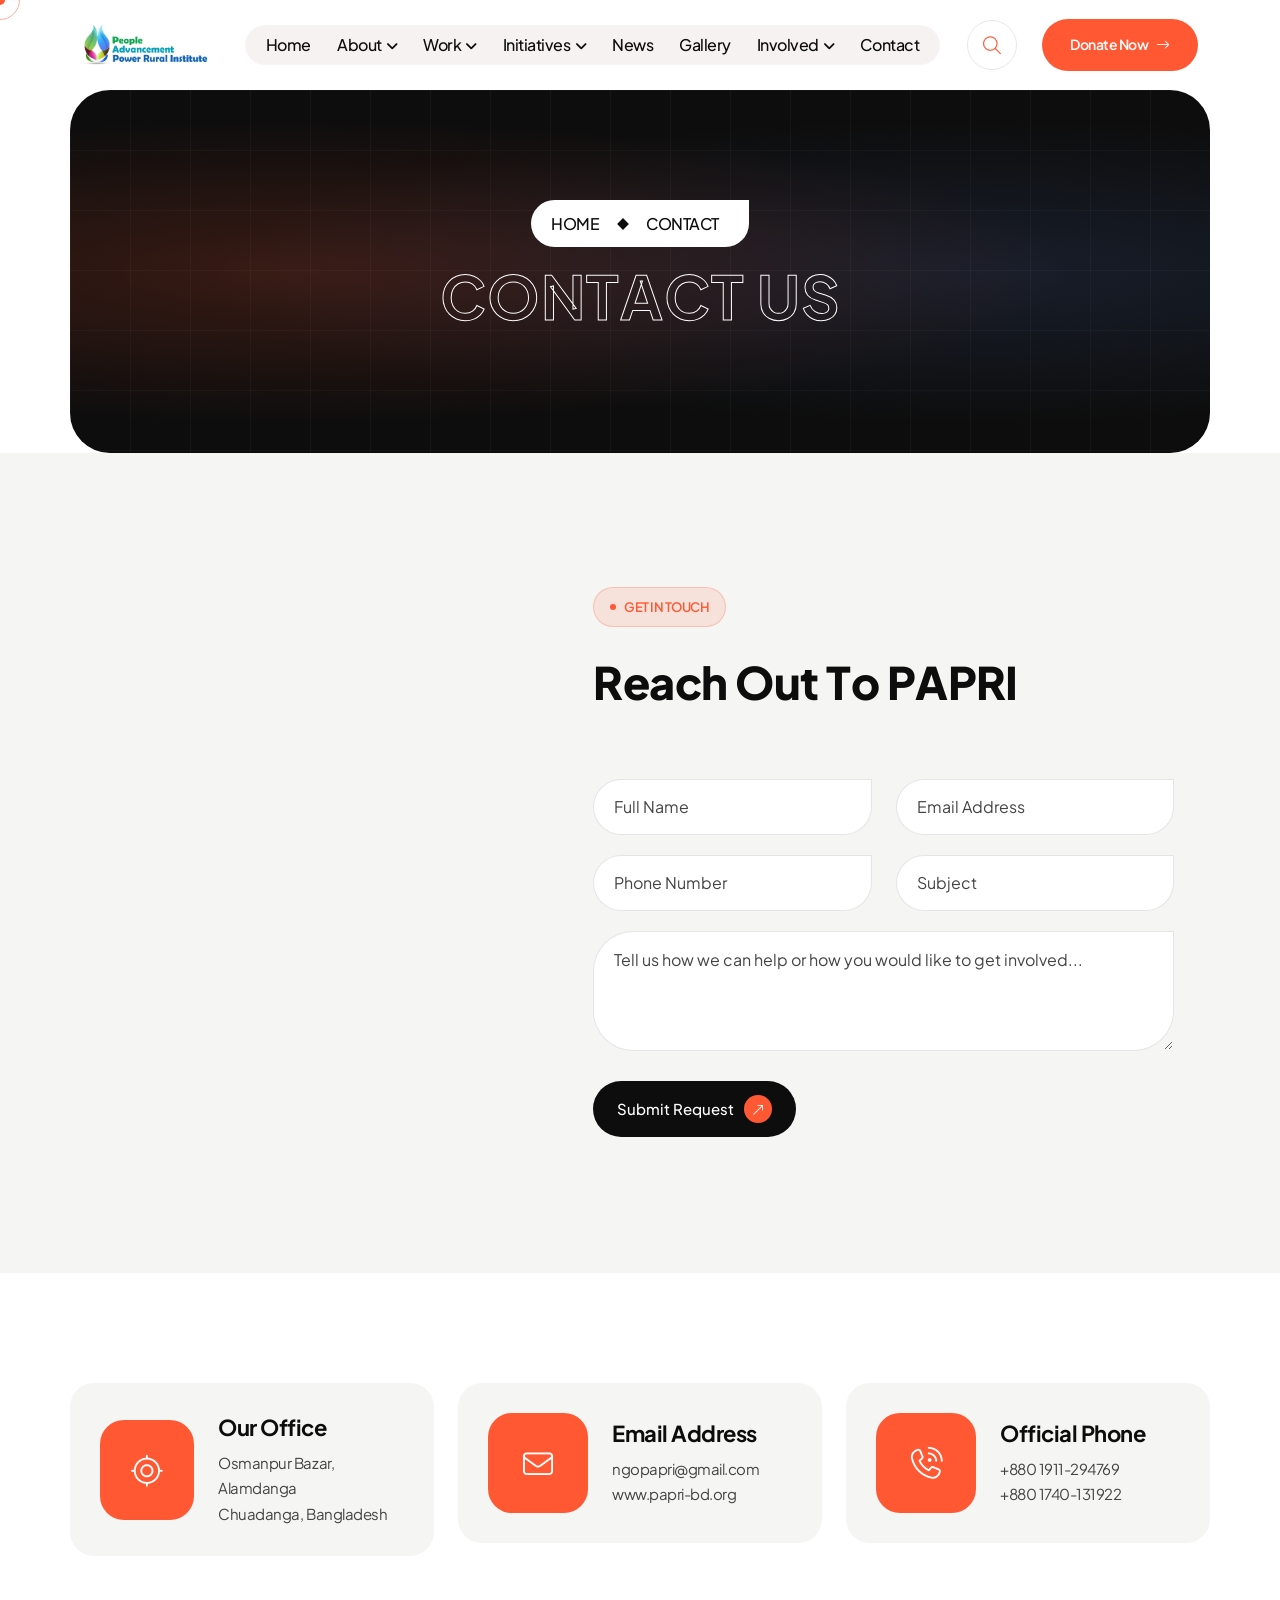
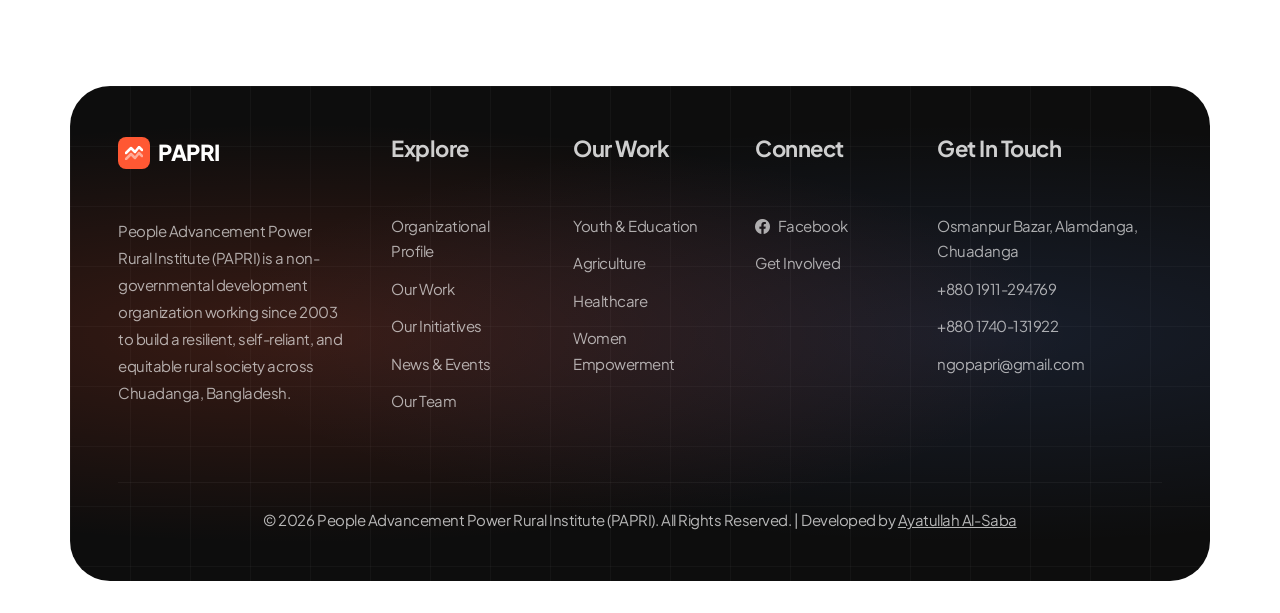
<file: contact.html>
<!DOCTYPE html>
<html lang="en">

	<head>
		<!-- Meta -->
		<meta charset="utf-8">
		<meta http-equiv="X-UA-Compatible" content="IE=edge">
		<meta name="viewport" content="width=device-width, initial-scale=1.0">

		<!-- The above 3 meta tags *must* come first in the head; any other head content must come *after* these tags -->

		<!-- SITE TITLE -->
		<title>Contact Us - PAPRI | People Advancement Power Rural Institute</title>
		<!-- Favicon -->
		<link rel="shortcut icon" href="assets/img/logo/favicon.png" type="image/png">
		<!-- Latest Bootstrap min CSS -->
		<link rel="stylesheet" href="assets/css/plugin.min.css">
		<link rel="stylesheet" href="assets/fonts/all.min.css">
		<link rel="stylesheet" href="assets/fonts/bootstrap-icons.min.css">
		<link rel="stylesheet" href="assets/css/theme-spacing.min.css">
		<link rel="stylesheet" href="assets/css/style.css">
		<link rel="stylesheet" href="assets/css/responsive.css">
	</head>
	
<body>

	<!--START PAGE WRAPPER-->
	<div class="page-wrapper">
	
		<!-- START PRELOADER -->
		<div id="atf-preloader" class="atf-preloader is-active" aria-hidden="true">
			<div class="atf-preloader__inner">
				<!-- Spinner -->
				<div class="atf-preloader__spinner"></div>
				<!-- Brand Text -->
				<div class="atf-preloader__text">
					<span class="atf-preloader__letter" data-letter="P">P</span>
					<span class="atf-preloader__letter" data-letter="A">A</span>
					<span class="atf-preloader__letter" data-letter="P">P</span>
					<span class="atf-preloader__letter" data-letter="R">R</span>
					<span class="atf-preloader__letter" data-letter="I">I</span>
				</div>	
				<!-- Loading Text -->
				<p class="atf-preloader__loading text-center">Loading...</p>	
			</div>
			<!-- Overlay -->
			<div class="atf-preloader__overlay">
				<div class="atf-preloader__col atf-preloader__col--left">
					<div class="atf-preloader__bg"></div>
				</div>
				<div class="atf-preloader__col atf-preloader__col--left">
					<div class="atf-preloader__bg"></div>
				</div>
				<div class="atf-preloader__col atf-preloader__col--right">
					<div class="atf-preloader__bg"></div>
				</div>
				<div class="atf-preloader__col atf-preloader__col--right">
					<div class="atf-preloader__bg"></div>
				</div>
			</div>
		</div>
		<!-- END PRELOADER	 -->
		
		<!-- CURSOR BODY START -->
		<div class="cursor_body">
			<div class="cursor-in"></div>
			<div class="cursor-out"></div>
		</div>		  
		<!-- CURSOR BODY END -->
		
		<!-- Scroll to top -->
		<div id="scroll-top"><i class="bi bi-arrow-up"></i></div>
				
		<!-- Start Hamburger area  -->
		<div class="atf-hamburger">
			<div class="atf-hamburger-wrapper">
				<div class="atf-hamburger-header d-flex justify-content-between align-items-center mb-50">
					<div class="atf-hamburger-logo">
					   <a href="index.html"><img src="assets/img/logo/logo.png" alt="PAPRI Logo"></a>
					</div>
					<div class="atf-hamburger-close">
					   <button class="atf-hamburger-close-toggle"><i class="fa fa-times"></i></button>
					</div>
				</div>
			 
				<div class="atf-hamburger-menu d-block d-xl-none mb-50">
					<nav></nav>
				</div>
			 

				<div class="atf-hamburger-info mb-50">
					<h3 class="atf-hamburger-sm-title">Our Office</h3>
					<span><a href="tel:+8801911294769"><i class="fa fa-phone me-2"></i> +880 1911-294769</a></span>
					<span><a href="mailto:ngopapri@gmail.com"><i class="fa fa-envelope me-2"></i> ngopapri@gmail.com</a></span>
					<span><a href="#"><i class="fas fa-map-marker-alt me-2"></i> Osmanpur Bazar, Alamdanga, Chuadanga, Bangladesh</a></span>
				</div>
			 
				<div class="atf-hamburger-social mb-50">
					<h3 class="atf-hamburger-sm-title">Follow Us</h3>
					<a href="https://www.facebook.com/profile.php?id=100067459734915"><i class="fab fa-facebook-f"></i></a>
					
				</div>
			</div>
		</div>
		
		<!-- Start Search Area -->
		<div class="atf-searching-area">
			<form class="atf-searching-form">
				<input type="text" name="#0" placeholder="Search ...">
				<button type="submit"><i class="fa-light fa-magnifying-glass"></i></button>
			</form>
		  <button type="button" class="atf-searching-close-btn"><i class="fa-light fa-xmark"></i></button>
		</div>
		<!-- Start Search Area -->

		<div class="atf-hamburger-overlay"></div>
		<!-- End Hamburger area  -->

		<!-- START HEADER SECTION-->
		<header class="atf-header-area">
			<div class="atf-site-header atf-style1 atf-sticky-header">
				<div class="container">
					<div class="row align-items-center">
						<div class="col-xl-2 col-lg-6 col-md-5 col-sm-6 col-6 ">
							<div class="atf-site-logo">
							   <a href="index.html"><img class="logo-black" src="assets/img/logo/logo.png" alt="PAPRI Logo"></a>
							   <a href="index.html"><img class="logo-white" src="assets/img/logo/logo.png" alt="PAPRI Logo"></a>
							</div>
						</div>
						
						<div class="col-xl-7 d-none d-xl-block">
							<div class="atf-main-menu d-flex justify-content-center">
								<nav class="atf-nav atf-mobile-menu-active atf-onepage-menu">
									<ul class="atf-nav-list">
										<li><a href="index.html">Home</a></li>
										<li class="menu-item-children"><a href="about.html">About</a>
											<ul class="sub-menu">
												<li><a href="about.html">Organizational Profile</a></li>
												<li><a href="about.html#director">Executive Director</a></li>
												<li><a href="team.html">Our Team</a></li>
												<li><a href="about.html#legal">Legal Status &amp; Registration</a></li>
											</ul>
										</li>
										<li class="menu-item-children"><a href="service.html">Work</a>
											<ul class="sub-menu">
												<li><a href="service.html#youth">Youth Development &amp; Education</a></li>
												<li><a href="service.html#climate">Climate Resilience &amp; Environment</a></li>
												<li><a href="service.html#agriculture">Agriculture &amp; Rural Development</a></li>
												<li><a href="service.html#health">Healthcare &amp; Sanitation</a></li>
												<li><a href="service.html#women">Women Empowerment</a></li>
												<li><a href="service.html#research">Research &amp; Development</a></li>
											</ul>
										</li>
										<li class="menu-item-children"><a href="service-details.html">Initiatives</a>
											<ul class="sub-menu">
												<li><a href="service-details.html#skill">PAPRI Skill Development Centre</a></li>
												<li><a href="service-details.html#mayer">Mayer School</a></li>
											</ul>
										</li>
										<li><a href="blog.html">News</a></li>
										<li><a href="gallery.html">Gallery</a></li>
										<li class="menu-item-children"><a href="client.html">Involved</a>
											<ul class="sub-menu">
												<li><a href="client.html">PAPRI Youth Change-Makers</a></li>
												<li><a href="client.html#board">National Board of PYC</a></li>
												<li><a href="client.html#volunteer">Become a Volunteer</a></li>
											</ul>
										</li>
										<li><a href="contact.html">Contact</a></li>
									</ul>
								</nav>
							</div>
						</div><!-- END COL -->

						<div class="col-xl-3 col-lg-6 col-md-7 col-sm-6 col-6">
							<div class="atf-header-bottom-right d-flex align-items-center justify-content-end">
								<button type="button" class="atf-searching-btn style1 d-none d-md-block">
									<i class="fa-light fa-magnifying-glass"></i>
								 </button>

								<div class="atf-menu-btn d-flex align-items-center">
									<a href="contact.html" class="btn-primary-custom d-none d-md-inline-flex">Donate Now <i class="bi bi-arrow-right"></i></a>
								</div>
								<div class="atf-main-menu-bars d-block d-xl-none">
									<button class="atf-hamburger-toogle">
										<i class="fa-light fa-bars"></i>
									</button>
								</div>
							</div>
						</div><!-- END COL -->
					</div><!-- END ROW -->
				</div><!-- END CONTAINER -->
			</div>
		</header>
		<!-- END HEADER SECTION-->
			
		<main>
		
			<!-- START BREADCRUMB -->
			<section class="breadcrumb-area breadcrumb-cover-bg p-relative">
				 <div class="container footer-area px-5  section-pad">
					<div class="row justify-content-center text-center">
					   <div class="col-xxl-12">
						  <div class="breadcrumb-content p-relative z-index-2">
							<div class="breadcrumb-single-content mb-10">
								<span><a href="index.html">HOME</a></span>
								<span><i class="arrow down"></i></span>
								<span class="breadcrumb-sub-title">CONTACT</span>
							</div>
							<h3 class="breadcrumb-title anime-style-3">CONTACT US</h3>
							</div>
					   </div>
					</div>
				 </div>
			</section>
			<!-- END BREADCRUMB -->
			
			<!-- START CONTACT -->
			<section id="contact" class="atf-contact-area p-relative section-pad">
				<div class="container">
					<div class="row align-items-center">
						<div class="col-lg-5 col-12 mb-lg-40">
							<div class="map">
								<iframe src="https://www.google.com/maps?q=Osmanpur+Bazar,+Alamdanga,+Chuadanga,+Bangladesh&output=embed"  allowfullscreen="" loading="lazy" referrerpolicy="no-referrer-when-downgrade"></iframe>
							</div>
						</div>
						<div class="col-lg-7 col-12 ps-xl-5">
							<form id="contact-form" action="mail.php" method="POST">
								<div class="atf-contact-form">
									<div class="row">
										<!-- Section Title & Main Heading -->
										<div class="section-title text-start team-intro">
											<div class="eyebrow fade-up"><span></span>GET IN TOUCH</div>
											<h2 class="section-heading anime-style-3">
											   Reach Out To PAPRI
											</h2>
										</div>
										<div class="row">
											<div class="col-xl-6 col-lg-6">
												<div class="atf_contact_input">
													<input id="name" type="text" name="name" placeholder="Full Name" required="required">
												</div>
											</div>
											<div class="col-xl-6 col-lg-6">
												<div class="atf_contact_input">
													<input id="mail" type="email" name="email" placeholder="Email Address" required="required">
												</div>
											</div>
											<div class="col-xl-6 col-lg-6">
												<div class="atf_contact_input">
													<input id="phone" type="text" name="phone" placeholder="Phone Number" required="required">
												</div>
											</div>
											<div class="col-xl-6 col-lg-6">
												<div class="atf_contact_input">    
													<input id="subject" type="text" name="subject" placeholder="Subject" required="required">
												</div>
											</div>
										</div>
										<div class="row">
											<div class="col-lg-12 col-xl-12">
												<div class="atf_contact_input">
													<textarea id="message" name="message" placeholder="Tell us how we can help or how you would like to get involved..." rows="4" required="required"></textarea>
												</div>
											</div>
										</div>
									</div><!-- END ROW -->
									<div class="col-lg-12 col-xl-12">
										<div class="atf-contact-btn text-start">
											<button type="submit" class="atf-themes-btn">Submit Request
											<span class="btn-icon"><i class="bi bi-arrow-up-right"></i></span>
											</button>
										</div>
									</div>
								</div>
							</form>
							<p class="form-message mt-5"></p>
						</div><!--- END COL -->
					</div><!--- END ROW -->
				</div><!--- END CONTAINER -->
			</section>
			<!-- END CONTACT -->
			
			<!-- START ADDRESS  -->
			<div class="container section-pad">
				<div class="row">
					<div class="col-lg-4 col-md-6">
						<div class="atf-contact-details d-flex align-items-center gap-4 mb-20">
							<div class="atf-contact-icon">
								<i class="fa-light fa-location"></i>
							</div>
							<div class="atf-contact-address">
								<h3>Our Office</h3>
								<p>Osmanpur Bazar, Alamdanga<br>
								Chuadanga, Bangladesh</p>
							</div>
						</div>
					</div>
					<div class="col-lg-4 col-md-6">
						<div class="atf-contact-details d-flex align-items-center gap-4 mb-20">
							<div class="atf-contact-icon">
								<i class="fa-light fa-envelope"></i>
							</div>
							<div class="atf-contact-address">
								<h3>Email Address</h3>
								<p>ngopapri@gmail.com</p>
								<p>www.papri-bd.org</p>
							</div>
						</div>
					</div>
					<div class="col-lg-4 col-md-6">
						<div class="atf-contact-details d-flex align-items-center gap-4 mb-20">
							<div class="atf-contact-icon">
								<i class="fa-light fa-phone-volume"></i>
							</div>
							<div class="atf-contact-address">
								<h3>Official Phone</h3>
								<p>+880 1911-294769</p>
								<p>+880 1740-131922</p>
							</div>
						</div>
					</div><!--- END CONTACT -->
				</div>
			</div>
			<!-- END ADDRESS -->


		</main>

		<!-- ============ FOOTER ============ -->
		<footer id="footer">
			<div class="container footer-area px-5 py-5">
				<div class="row g-5">
					<!-- Brand Column -->
					<div class="col-lg-3 col-md-6">
						<div class="footer-brand">
							<div class="logo-icon"> 
								<svg width="18" height="14" viewBox="0 0 18 14" fill="none">
									<path d="M1 7L6 2L10 6L14 1L17 4" stroke="white" stroke-width="2.5" stroke-linecap="round" stroke-linejoin="round"/>
									<path d="M1 13L6 8L10 12L14 7L17 10" stroke="rgba(255,255,255,.5)" stroke-width="2.5" stroke-linecap="round" stroke-linejoin="round"/>
								</svg>
							</div>
							PAPRI 
						</div>
						<p class="footer-desc">People Advancement Power Rural Institute (PAPRI) is a non-governmental development organization working since 2003 to build a resilient, self-reliant, and equitable rural society across Chuadanga, Bangladesh.</p>
					</div>

					<!-- Quick Links Column -->
					<div class="col-lg-2 col-md-6">
						<div class="footer-col">
							<h3>Explore</h3>
							<ul class="footer-links">
								<li><a href="about.html">Organizational Profile</a></li>
								<li><a href="service.html">Our Work</a></li>
								<li><a href="service-details.html">Our Initiatives</a></li>
								<li><a href="blog.html">News &amp; Events</a></li>
								<li><a href="team.html">Our Team</a></li>
							</ul>
						</div>
					</div>

					<!-- Services Column -->
					<div class="col-lg-2 col-md-6">
						<div class="footer-col">
							<h3>Our Work</h3>
							<ul class="footer-links">
								<li><a href="service.html#youth">Youth &amp; Education</a></li>
								<li><a href="service.html#agriculture">Agriculture</a></li>
								<li><a href="service.html#health">Healthcare</a></li>
								<li><a href="service.html#women">Women Empowerment</a></li>
							</ul>
						</div>
					</div>

					<!-- Social Media Column -->
					<div class="col-lg-2 col-md-6">
						<div class="footer-col">
							<h3>Connect</h3>
							<ul class="footer-links">
								<li><a href="https://www.facebook.com/profile.php?id=100067459734915"><i class="bi bi-facebook me-2"></i>Facebook</a></li>
								
								<li><a href="client.html">Get Involved</a></li>
							</ul>
						</div>
					</div>

					<!-- Contact Information Column -->
					<div class="col-lg-3 col-md-6">
						<div class="footer-col">
							<h3>Get in Touch</h3>
							<ul class="footer-links">
								<li><a href="https://maps.google.com/?q=Osmanpur+Bazar+Alamdanga+Chuadanga" target="_blank">Osmanpur Bazar, Alamdanga, Chuadanga</a></li>
								<li><a href="tel:+8801911294769">+880 1911-294769</a></li>
								<li><a href="tel:+8801740131922">+880 1740-131922</a></li>
								<li><a href="mailto:ngopapri@gmail.com">ngopapri@gmail.com</a></li>
							</ul>
						</div>
					</div>
				</div>

				<!-- Footer Bottom -->
				<hr class="footer-divider">
				<p class="footer-copy">&copy; 2026 People Advancement Power Rural Institute (PAPRI). All Rights Reserved. | Developed by <a href="#" style="color:inherit;text-decoration:underline;">Ayatullah Al-Saba</a></p>
			</div>
		</footer>
	
	</div>
	<!-- =============================================
	SCRIPTS
	============================================= -->
	<!-- Latest jQuery -->
	<script src="assets/js/jquery.min.js"></script>
	<script src="assets/js/bootstrap.bundle.min.js"></script>
	<script src="assets/js/plugin.min.js"></script>
	<script src="assets/js/gsap.js"></script>
	<script src="assets/js/form-contact.js"></script>
	<script src="assets/js/main.js"></script>
	<script src="assets/js/site-search.js"></script>

</body>
</html>
</file>
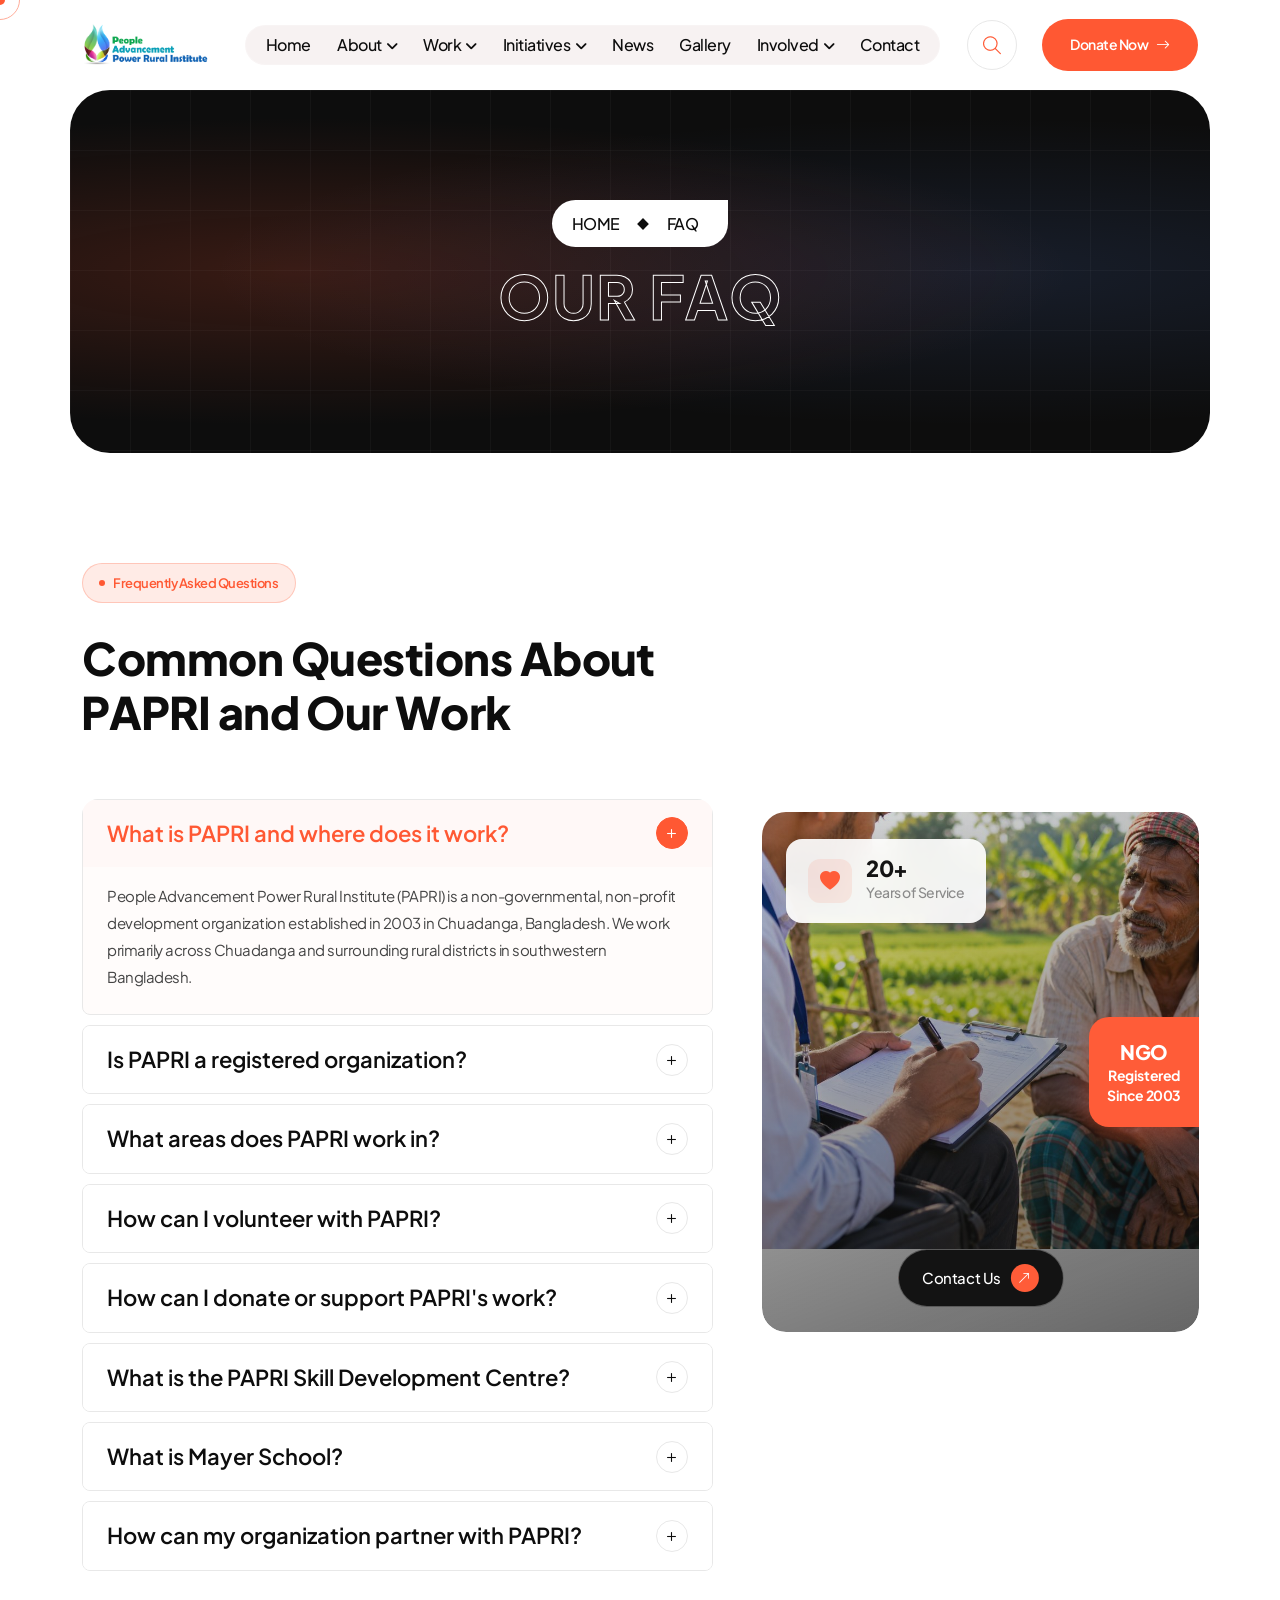
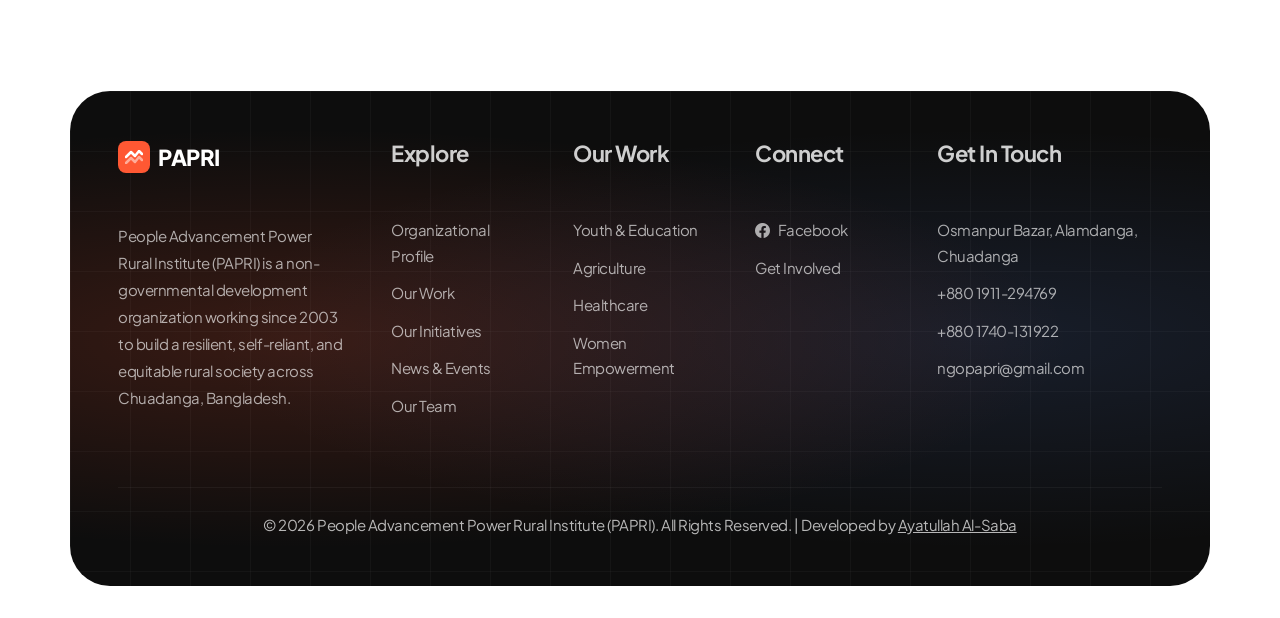
<file: faq.html>
<!DOCTYPE html>
<html lang="en">

	<head>
		<!-- Meta -->
		<meta charset="utf-8">
		<meta http-equiv="X-UA-Compatible" content="IE=edge">
		<meta name="viewport" content="width=device-width, initial-scale=1.0">

		<!-- The above 3 meta tags *must* come first in the head; any other head content must come *after* these tags -->

		<!-- SITE TITLE -->
		<title>FAQ - PAPRI | Frequently Asked Questions</title>
		<!-- Favicon -->
		<link rel="shortcut icon" href="assets/img/logo/favicon.png" type="image/png">
		<!-- Latest Bootstrap min CSS -->
		<link rel="stylesheet" href="assets/css/plugin.min.css">
		<link rel="stylesheet" href="assets/fonts/all.min.css">
		<link rel="stylesheet" href="assets/fonts/bootstrap-icons.min.css">
		<link rel="stylesheet" href="assets/css/theme-spacing.min.css">
		<link rel="stylesheet" href="assets/css/style.css">
		<link rel="stylesheet" href="assets/css/responsive.css">
	</head>
	
<body>

	<!--START PAGE WRAPPER-->
	<div class="page-wrapper">
	
		<!-- START PRELOADER -->
		<div id="atf-preloader" class="atf-preloader is-active" aria-hidden="true">
			<div class="atf-preloader__inner">
				<!-- Spinner -->
				<div class="atf-preloader__spinner"></div>
				<!-- Brand Text -->
				<div class="atf-preloader__text">
					<span class="atf-preloader__letter" data-letter="P">P</span>
					<span class="atf-preloader__letter" data-letter="A">A</span>
					<span class="atf-preloader__letter" data-letter="P">P</span>
					<span class="atf-preloader__letter" data-letter="R">R</span>
					<span class="atf-preloader__letter" data-letter="I">I</span>
				</div>	
				<!-- Loading Text -->
				<p class="atf-preloader__loading text-center">Loading...</p>	
			</div>
			<!-- Overlay -->
			<div class="atf-preloader__overlay">
				<div class="atf-preloader__col atf-preloader__col--left">
					<div class="atf-preloader__bg"></div>
				</div>
				<div class="atf-preloader__col atf-preloader__col--left">
					<div class="atf-preloader__bg"></div>
				</div>
				<div class="atf-preloader__col atf-preloader__col--right">
					<div class="atf-preloader__bg"></div>
				</div>
				<div class="atf-preloader__col atf-preloader__col--right">
					<div class="atf-preloader__bg"></div>
				</div>
			</div>
		</div>
		<!-- END PRELOADER	 -->
		
		<!-- CURSOR BODY START -->
		<div class="cursor_body">
			<div class="cursor-in"></div>
			<div class="cursor-out"></div>
		</div>		  
		<!-- CURSOR BODY END -->
		
		<!-- Scroll to top -->
		<div id="scroll-top"><i class="bi bi-arrow-up"></i></div>
				
		<!-- Start Hamburger area  -->
		<div class="atf-hamburger">
			<div class="atf-hamburger-wrapper">
				<div class="atf-hamburger-header d-flex justify-content-between align-items-center mb-50">
					<div class="atf-hamburger-logo">
					   <a href="index.html"><img src="assets/img/logo/logo.png" alt="PAPRI Logo"></a>
					</div>
					<div class="atf-hamburger-close">
					   <button class="atf-hamburger-close-toggle"><i class="fa fa-times"></i></button>
					</div>
				</div>
			 
				<div class="atf-hamburger-menu d-block d-xl-none mb-50">
					<nav></nav>
				</div>
			 

				<div class="atf-hamburger-info mb-50">
					<h3 class="atf-hamburger-sm-title">Our Office</h3>
					<span><a href="tel:+8801911294769"><i class="fa fa-phone me-2"></i> +880 1911-294769</a></span>
					<span><a href="mailto:ngopapri@gmail.com"><i class="fa fa-envelope me-2"></i> ngopapri@gmail.com</a></span>
					<span><a href="#"><i class="fas fa-map-marker-alt me-2"></i> Osmanpur Bazar, Alamdanga, Chuadanga, Bangladesh</a></span>
				</div>
			 
				<div class="atf-hamburger-social mb-50">
					<h3 class="atf-hamburger-sm-title">Follow Us</h3>
					<a href="https://www.facebook.com/profile.php?id=100067459734915"><i class="fab fa-facebook-f"></i></a>
					
				</div>
			</div>
		</div>
		
		<!-- Start Search Area -->
		<div class="atf-searching-area">
			<form class="atf-searching-form">
				<input type="text" name="#0" placeholder="Search ...">
				<button type="submit"><i class="fa-light fa-magnifying-glass"></i></button>
			</form>
		  <button type="button" class="atf-searching-close-btn"><i class="fa-light fa-xmark"></i></button>
		</div>
		<!-- Start Search Area -->

		<div class="atf-hamburger-overlay"></div>
		<!-- End Hamburger area  -->

		<!-- START HEADER SECTION-->
		<header class="atf-header-area">
			<div class="atf-site-header atf-style1 atf-sticky-header">
				<div class="container">
					<div class="row align-items-center">
						<div class="col-xl-2 col-lg-6 col-md-5 col-sm-6 col-6 ">
							<div class="atf-site-logo">
							   <a href="index.html"><img class="logo-black" src="assets/img/logo/logo.png" alt="PAPRI Logo"></a>
							   <a href="index.html"><img class="logo-white" src="assets/img/logo/logo.png" alt="PAPRI Logo"></a>
							</div>
						</div>
						
						<div class="col-xl-7 d-none d-xl-block">
							<div class="atf-main-menu d-flex justify-content-center">
								<nav class="atf-nav atf-mobile-menu-active atf-onepage-menu">
									<ul class="atf-nav-list">
										<li><a href="index.html">Home</a></li>
										<li class="menu-item-children"><a href="about.html">About</a>
											<ul class="sub-menu">
												<li><a href="about.html">Organizational Profile</a></li>
												<li><a href="about.html#director">Executive Director</a></li>
												<li><a href="team.html">Our Team</a></li>
												<li><a href="about.html#legal">Legal Status &amp; Registration</a></li>
											</ul>
										</li>
										<li class="menu-item-children"><a href="service.html">Work</a>
											<ul class="sub-menu">
												<li><a href="service.html#youth">Youth Development &amp; Education</a></li>
												<li><a href="service.html#climate">Climate Resilience &amp; Environment</a></li>
												<li><a href="service.html#agriculture">Agriculture &amp; Rural Development</a></li>
												<li><a href="service.html#health">Healthcare &amp; Sanitation</a></li>
												<li><a href="service.html#women">Women Empowerment</a></li>
												<li><a href="service.html#research">Research &amp; Development</a></li>
											</ul>
										</li>
										<li class="menu-item-children"><a href="service-details.html">Initiatives</a>
											<ul class="sub-menu">
												<li><a href="service-details.html#skill">PAPRI Skill Development Centre</a></li>
												<li><a href="service-details.html#mayer">Mayer School</a></li>
											</ul>
										</li>
										<li><a href="blog.html">News</a></li>
										<li><a href="gallery.html">Gallery</a></li>
										<li class="menu-item-children"><a href="client.html">Involved</a>
											<ul class="sub-menu">
												<li><a href="client.html">PAPRI Youth Change-Makers</a></li>
												<li><a href="client.html#board">National Board of PYC</a></li>
												<li><a href="client.html#volunteer">Become a Volunteer</a></li>
											</ul>
										</li>
										<li><a href="contact.html">Contact</a></li>
									</ul>
								</nav>
							</div>
						</div><!-- END COL -->

						<div class="col-xl-3 col-lg-6 col-md-7 col-sm-6 col-6">
							<div class="atf-header-bottom-right d-flex align-items-center justify-content-end">
								<button type="button" class="atf-searching-btn style1 d-none d-md-block">
									<i class="fa-light fa-magnifying-glass"></i>
								 </button>

								<div class="atf-menu-btn d-flex align-items-center">
									<a href="contact.html" class="btn-primary-custom d-none d-md-inline-flex">Donate Now <i class="bi bi-arrow-right"></i></a>
								</div>
								<div class="atf-main-menu-bars d-block d-xl-none">
									<button class="atf-hamburger-toogle">
										<i class="fa-light fa-bars"></i>
									</button>
								</div>
							</div>
						</div><!-- END COL -->
					</div><!-- END ROW -->
				</div><!-- END CONTAINER -->
			</div>
		</header>
		<!-- END HEADER SECTION-->
			
		<main>
		
			<!-- START BREADCRUMB -->
			<section class="breadcrumb-area breadcrumb-cover-bg p-relative">
				 <div class="container footer-area px-5  section-pad">
					<div class="row justify-content-center text-center">
					   <div class="col-xxl-12">
						  <div class="breadcrumb-content p-relative z-index-2">
							<div class="breadcrumb-single-content mb-10">
								<span><a href="index.html">HOME</a></span>
								<span><i class="arrow down"></i></span>
								<span class="breadcrumb-sub-title">FAQ</span>
							</div>
							<h3 class="breadcrumb-title anime-style-3">OUR FAQ</h3>
							</div>
					   </div>
					</div>
				 </div>
			</section>
			<!-- END BREADCRUMB -->
			
			<!-- ============ FAQ ============ -->
			<section id="faq" class="section-pad bg-white">
				<div class="container">
					<div class="row g-5 align-items-center">
						<div class="col-lg-7 col-12 fade-left">
							<!-- Section Title & Main Heading -->
							<div class="section-title text-start">
								<div class="eyebrow fade-up"><span></span>Frequently Asked Questions</div>
								<h2 class="section-heading anime-style-3">
									Common Questions About PAPRI and Our Work
								</h2>
							</div>
							<div class="accordion-custom">
								<!-- FAQ Item 1 -->
								<div class="accordion-item-custom">
									<button class="accordion-btn-custom open" data-target="faq1">
										What is PAPRI and where does it work?
										<span class="accordion-icon"><i class="bi bi-plus"></i></span>
									</button>
									<div class="accordion-body-custom" id="faq1" style="display:block">
										People Advancement Power Rural Institute (PAPRI) is a non-governmental, non-profit development organization established in 2003 in Chuadanga, Bangladesh. We work primarily across Chuadanga and surrounding rural districts in southwestern Bangladesh.
									</div>
								</div>
								<!-- FAQ Item 2 -->
								<div class="accordion-item-custom">
									<button class="accordion-btn-custom" data-target="faq2">
										Is PAPRI a registered organization?
										<span class="accordion-icon"><i class="bi bi-plus"></i></span>
									</button>
									<div class="accordion-body-custom" id="faq2">
										Yes. PAPRI is registered under the Voluntary Social Welfare Agencies (Registration and Control) Ordinance, 1961, and the Societies Registration Act, 1860 (amended 1962), under the Ministry of Social Welfare, Bangladesh.
									</div>
								</div>
								<!-- FAQ Item 3 -->
								<div class="accordion-item-custom">
									<button class="accordion-btn-custom" data-target="faq3">
										What areas does PAPRI work in?
										<span class="accordion-icon"><i class="bi bi-plus"></i></span>
									</button>
									<div class="accordion-body-custom" id="faq3">
										We focus on seven core areas: youth development &amp; education, climate resilience, agriculture &amp; rural development, healthcare &amp; sanitation, women empowerment, humanitarian support, and community-based research &amp; development.
									</div>
								</div>
								<!-- FAQ Item 4 -->
								<div class="accordion-item-custom">
									<button class="accordion-btn-custom" data-target="faq4">
										How can I volunteer with PAPRI?
										<span class="accordion-icon"><i class="bi bi-plus"></i></span>
									</button>
									<div class="accordion-body-custom" id="faq4">
										Join as a PAPRI Youth Change-Maker or reach out through our Contact page. We welcome volunteers for awareness campaigns, tree plantation drives, health camps, sports programs, and youth-led initiatives.
									</div>
								</div>
								<!-- FAQ Item 5 -->
								<div class="accordion-item-custom">
									<button class="accordion-btn-custom" data-target="faq5">
										How can I donate or support PAPRI's work?
										<span class="accordion-icon"><i class="bi bi-plus"></i></span>
									</button>
									<div class="accordion-body-custom" id="faq5">
										You can reach out via phone or email listed on our Contact page to discuss donations, partnerships, or in-kind support. We are happy to share details on our current projects and how contributions are used.
									</div>
								</div>
								<!-- FAQ Item 6 -->
								<div class="accordion-item-custom">
									<button class="accordion-btn-custom" data-target="faq6">
										What is the PAPRI Skill Development Centre?
										<span class="accordion-icon"><i class="bi bi-plus"></i></span>
									</button>
									<div class="accordion-body-custom" id="faq6">
										It is our dedicated technical training hub, offering practical, market-oriented training in tailoring, handicrafts, computer literacy and small business management to marginalized youth, women and smallholder farming families.
									</div>
								</div>
								<!-- FAQ Item 7 -->
								<div class="accordion-item-custom">
									<button class="accordion-btn-custom" data-target="faq7">
										What is Mayer School?
										<span class="accordion-icon"><i class="bi bi-plus"></i></span>
									</button>
									<div class="accordion-body-custom" id="faq7">
										Mayer School (Mother's School) is our flagship adult education initiative for rural mothers who missed formal schooling, covering functional literacy, numeracy, household financial management, and maternal &amp; child health awareness.
									</div>
								</div>
								<!-- FAQ Item 8 -->
								<div class="accordion-item-custom">
									<button class="accordion-btn-custom" data-target="faq8">
										How can my organization partner with PAPRI?
										<span class="accordion-icon"><i class="bi bi-plus"></i></span>
									</button>
									<div class="accordion-body-custom" id="faq8">
										We collaborate with academic institutions, government agencies and development partners on joint research, training and field programs. Contact us to discuss a partnership.
									</div>
								</div>
							</div>
						</div>
						<div class="col-lg-5 col-12 fade-right">
							<div class="faq-img-block">
								<!-- Main photo -->
								<img src="assets/img/about/about-2.jpg" alt="PAPRI community program">
								<!-- Overlay -->
								<div class="faq-img-overlay"></div>
								<!-- Floating stat card -->
								<div class="faq-float-stat">
									<div class="stat-icon"><i class="bi bi-heart-fill"></i></div>
									<div>
										<div class="stat-num">20+</div>
										<div class="stat-lbl">Years of Service</div>
									</div>
								</div>
								<!-- Floating badge -->
								<div class="faq-float-badge">
									<strong>NGO</strong>Registered<br>Since 2003
								</div>
								<!-- CTA -->
								<div class="faq-img-cta">
									<a href="contact.html" class="atf-themes-btn hero-btn">
										Contact Us
										<span class="btn-icon"><i class="bi bi-arrow-up-right"></i></span>
									</a>
								</div>
							</div>
						</div>
					</div>
				</div>
			</section>



		</main>

		<!-- ============ FOOTER ============ -->
		<footer id="footer">
			<div class="container footer-area px-5 py-5">
				<div class="row g-5">
					<!-- Brand Column -->
					<div class="col-lg-3 col-md-6">
						<div class="footer-brand">
							<div class="logo-icon"> 
								<svg width="18" height="14" viewBox="0 0 18 14" fill="none">
									<path d="M1 7L6 2L10 6L14 1L17 4" stroke="white" stroke-width="2.5" stroke-linecap="round" stroke-linejoin="round"/>
									<path d="M1 13L6 8L10 12L14 7L17 10" stroke="rgba(255,255,255,.5)" stroke-width="2.5" stroke-linecap="round" stroke-linejoin="round"/>
								</svg>
							</div>
							PAPRI 
						</div>
						<p class="footer-desc">People Advancement Power Rural Institute (PAPRI) is a non-governmental development organization working since 2003 to build a resilient, self-reliant, and equitable rural society across Chuadanga, Bangladesh.</p>
					</div>

					<!-- Quick Links Column -->
					<div class="col-lg-2 col-md-6">
						<div class="footer-col">
							<h3>Explore</h3>
							<ul class="footer-links">
								<li><a href="about.html">Organizational Profile</a></li>
								<li><a href="service.html">Our Work</a></li>
								<li><a href="service-details.html">Our Initiatives</a></li>
								<li><a href="blog.html">News &amp; Events</a></li>
								<li><a href="team.html">Our Team</a></li>
							</ul>
						</div>
					</div>

					<!-- Services Column -->
					<div class="col-lg-2 col-md-6">
						<div class="footer-col">
							<h3>Our Work</h3>
							<ul class="footer-links">
								<li><a href="service.html#youth">Youth &amp; Education</a></li>
								<li><a href="service.html#agriculture">Agriculture</a></li>
								<li><a href="service.html#health">Healthcare</a></li>
								<li><a href="service.html#women">Women Empowerment</a></li>
							</ul>
						</div>
					</div>

					<!-- Social Media Column -->
					<div class="col-lg-2 col-md-6">
						<div class="footer-col">
							<h3>Connect</h3>
							<ul class="footer-links">
								<li><a href="https://www.facebook.com/profile.php?id=100067459734915"><i class="bi bi-facebook me-2"></i>Facebook</a></li>
								
								<li><a href="client.html">Get Involved</a></li>
							</ul>
						</div>
					</div>

					<!-- Contact Information Column -->
					<div class="col-lg-3 col-md-6">
						<div class="footer-col">
							<h3>Get in Touch</h3>
							<ul class="footer-links">
								<li><a href="https://maps.google.com/?q=Osmanpur+Bazar+Alamdanga+Chuadanga" target="_blank">Osmanpur Bazar, Alamdanga, Chuadanga</a></li>
								<li><a href="tel:+8801911294769">+880 1911-294769</a></li>
								<li><a href="tel:+8801740131922">+880 1740-131922</a></li>
								<li><a href="mailto:ngopapri@gmail.com">ngopapri@gmail.com</a></li>
							</ul>
						</div>
					</div>
				</div>

				<!-- Footer Bottom -->
				<hr class="footer-divider">
				<p class="footer-copy">&copy; 2026 People Advancement Power Rural Institute (PAPRI). All Rights Reserved. | Developed by <a href="#" style="color:inherit;text-decoration:underline;">Ayatullah Al-Saba</a></p>
			</div>
		</footer>
	
	</div>
	<!-- =============================================
	SCRIPTS
	============================================= -->
	<!-- Latest jQuery -->
	<script src="assets/js/jquery.min.js"></script>
	<script src="assets/js/bootstrap.bundle.min.js"></script>
	<script src="assets/js/plugin.min.js"></script>
	<script src="assets/js/gsap.js"></script>
	<script src="assets/js/form-contact.js"></script>
	<script src="assets/js/main.js"></script>
	<script src="assets/js/site-search.js"></script>

</body>
</html>
</file>
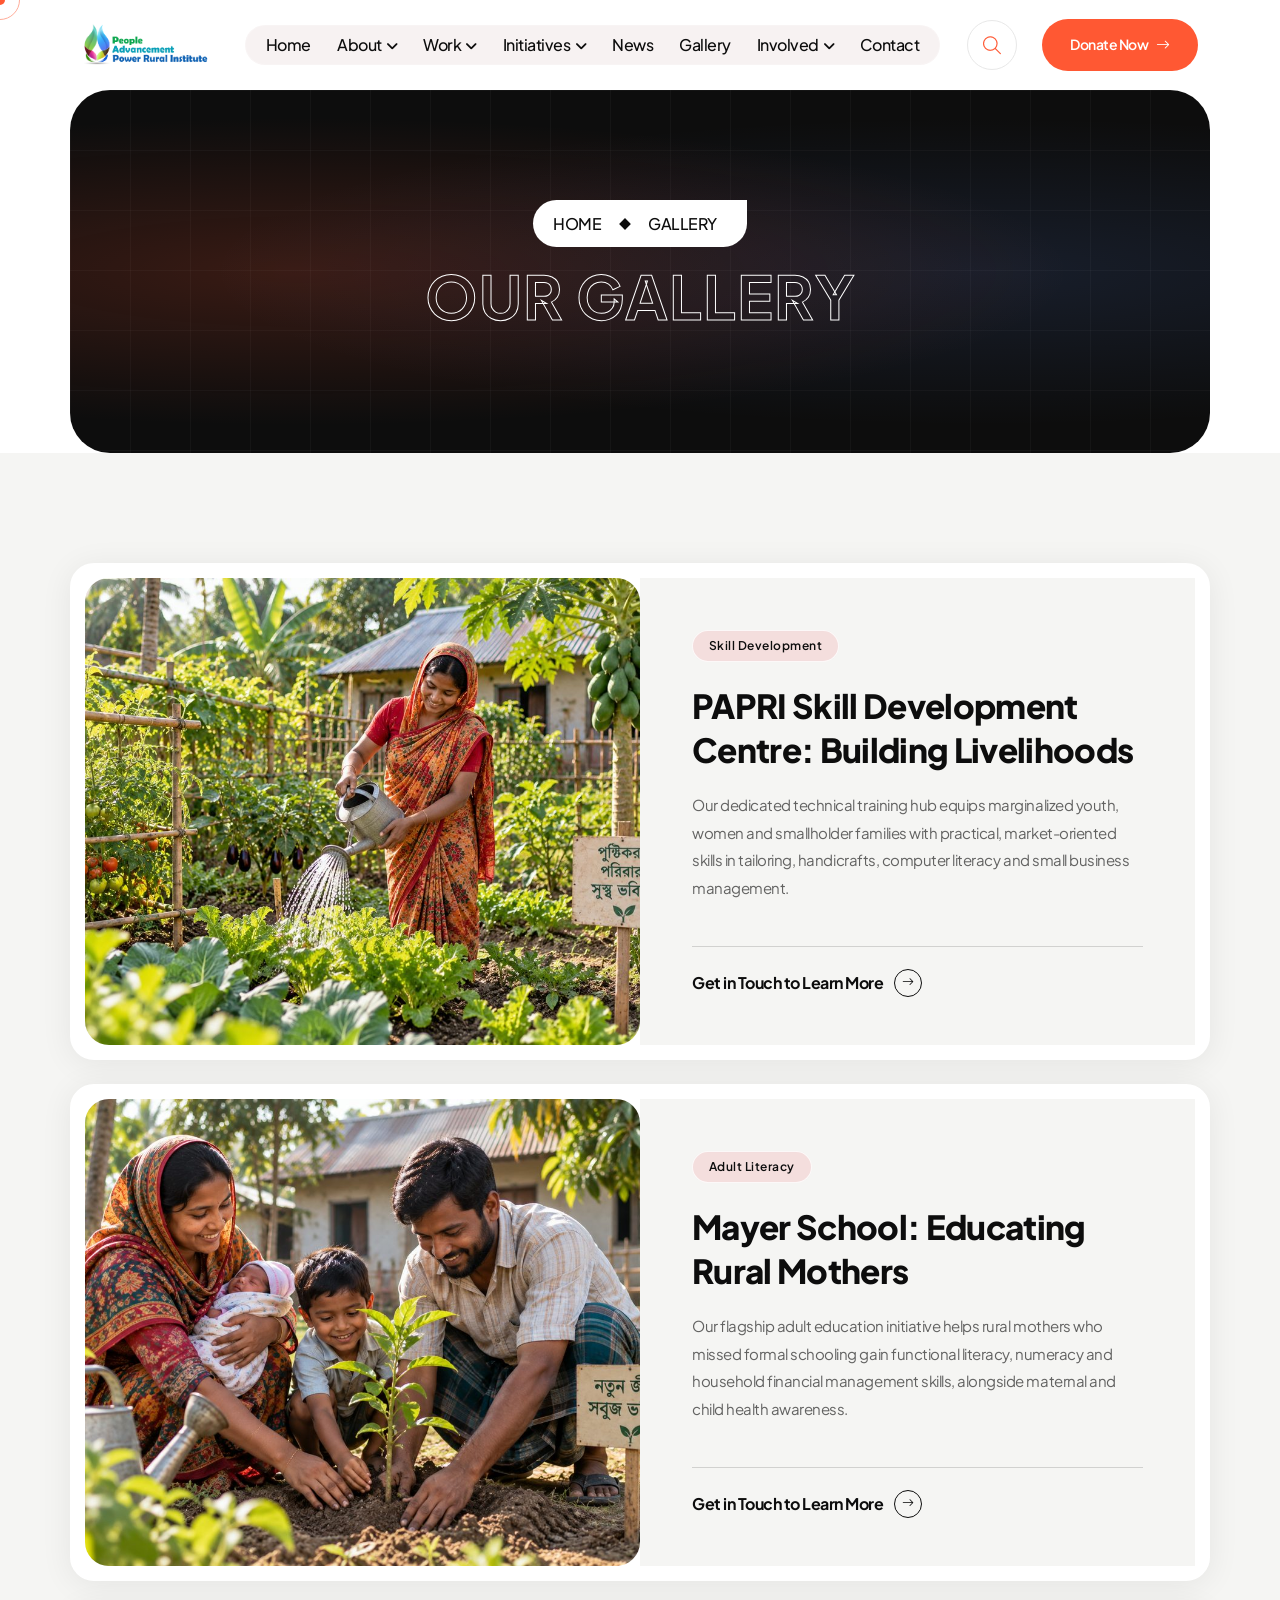
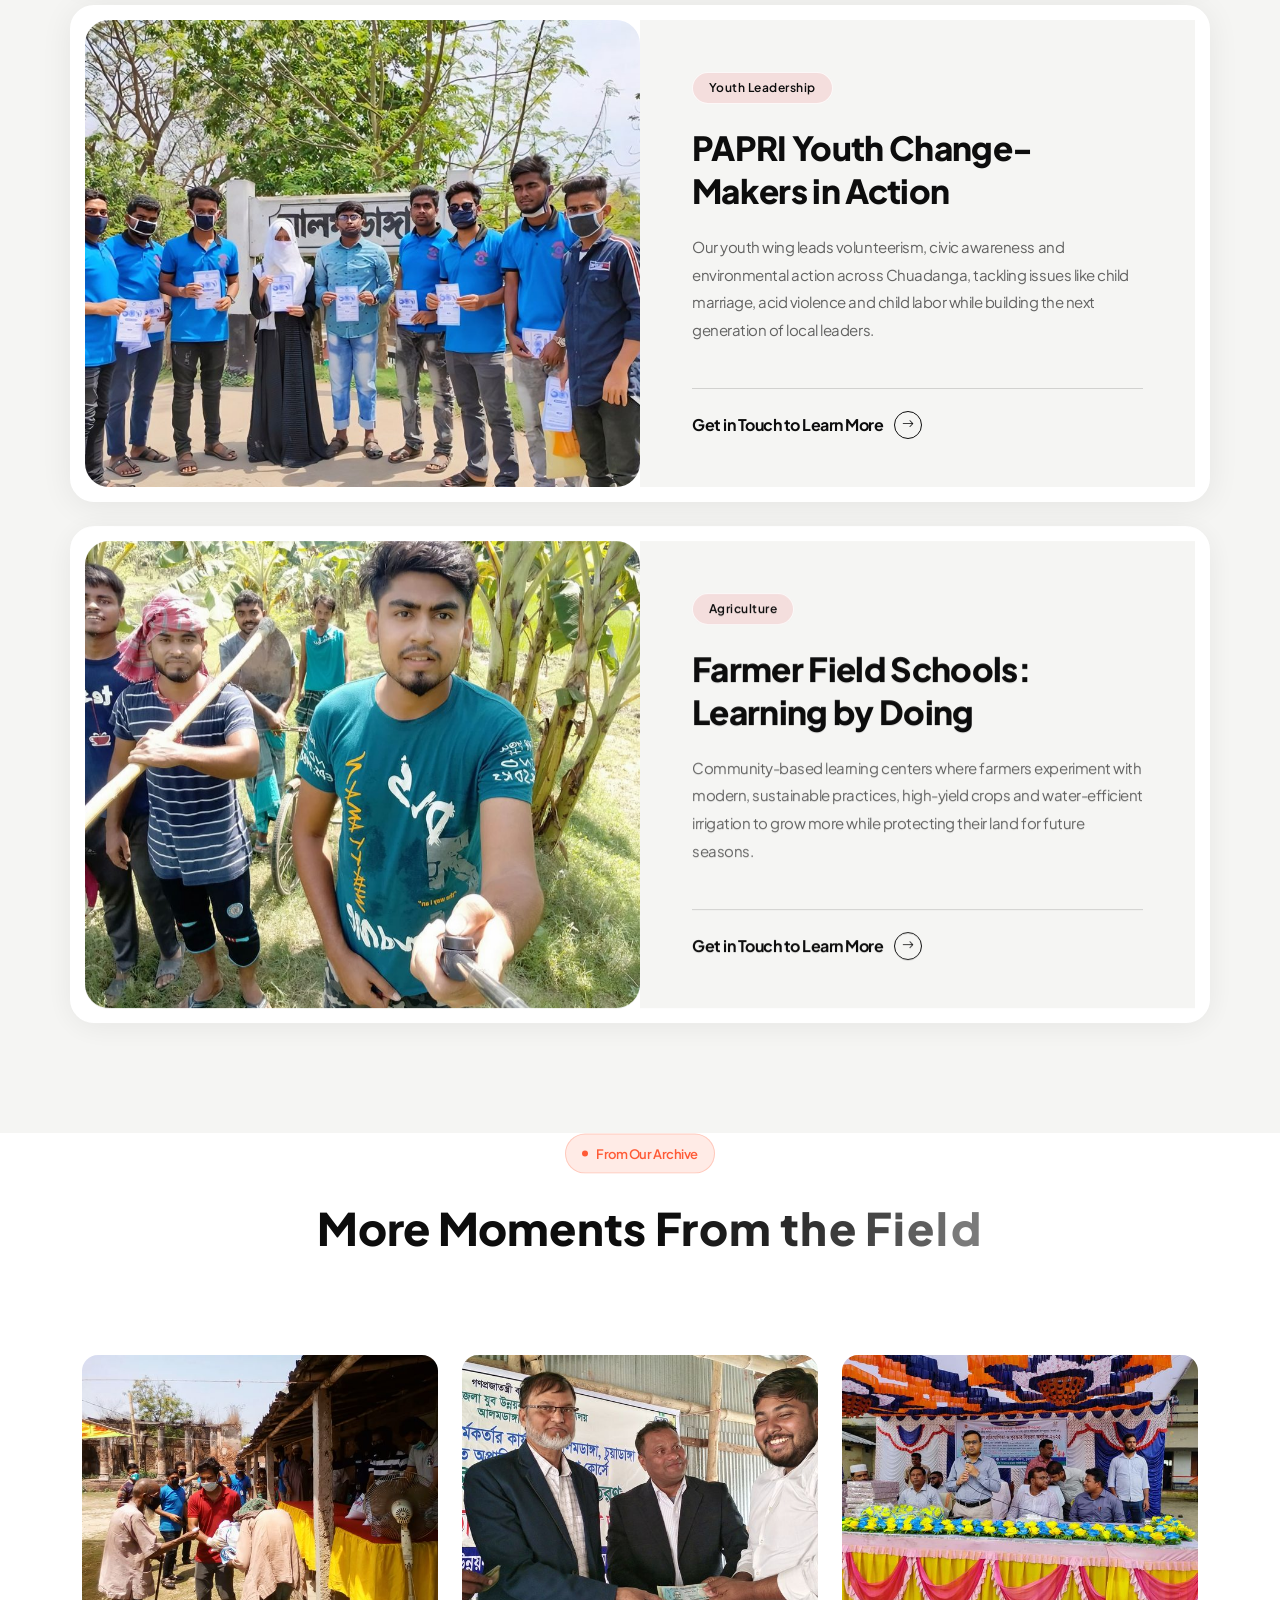
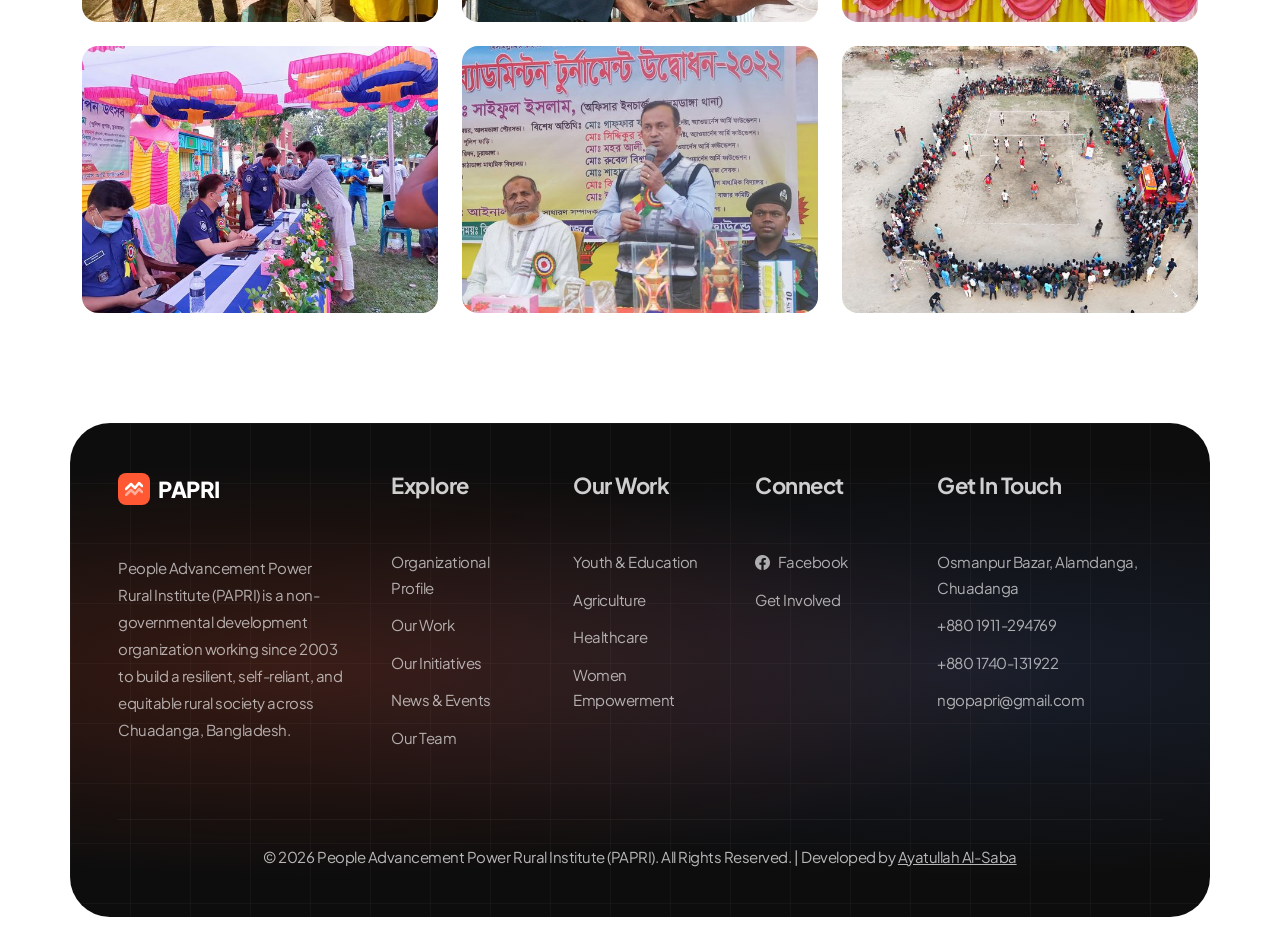
<file: gallery.html>
<!DOCTYPE html>
<html lang="en">

	<head>
		<!-- Meta -->
		<meta charset="utf-8">
		<meta http-equiv="X-UA-Compatible" content="IE=edge">
		<meta name="viewport" content="width=device-width, initial-scale=1.0">

		<!-- The above 3 meta tags *must* come first in the head; any other head content must come *after* these tags -->

		<!-- SITE TITLE -->
		<title>Gallery - PAPRI | Our Programs in Pictures</title>
		<!-- Favicon -->
		<link rel="shortcut icon" href="assets/img/logo/favicon.png" type="image/png">
		<!-- Latest Bootstrap min CSS -->
		<link rel="stylesheet" href="assets/css/plugin.min.css">
		<link rel="stylesheet" href="assets/fonts/all.min.css">
		<link rel="stylesheet" href="assets/fonts/bootstrap-icons.min.css">
		<link rel="stylesheet" href="assets/css/theme-spacing.min.css">
		<link rel="stylesheet" href="assets/css/style.css">
		<link rel="stylesheet" href="assets/css/responsive.css">
	</head>
	
<body>

	<!--START PAGE WRAPPER-->
	<div class="page-wrapper">
	
		<!-- START PRELOADER -->
		<div id="atf-preloader" class="atf-preloader is-active" aria-hidden="true">
			<div class="atf-preloader__inner">
				<!-- Spinner -->
				<div class="atf-preloader__spinner"></div>
				<!-- Brand Text -->
				<div class="atf-preloader__text">
					<span class="atf-preloader__letter" data-letter="P">P</span>
					<span class="atf-preloader__letter" data-letter="A">A</span>
					<span class="atf-preloader__letter" data-letter="P">P</span>
					<span class="atf-preloader__letter" data-letter="R">R</span>
					<span class="atf-preloader__letter" data-letter="I">I</span>
				</div>	
				<!-- Loading Text -->
				<p class="atf-preloader__loading text-center">Loading...</p>	
			</div>
			<!-- Overlay -->
			<div class="atf-preloader__overlay">
				<div class="atf-preloader__col atf-preloader__col--left">
					<div class="atf-preloader__bg"></div>
				</div>
				<div class="atf-preloader__col atf-preloader__col--left">
					<div class="atf-preloader__bg"></div>
				</div>
				<div class="atf-preloader__col atf-preloader__col--right">
					<div class="atf-preloader__bg"></div>
				</div>
				<div class="atf-preloader__col atf-preloader__col--right">
					<div class="atf-preloader__bg"></div>
				</div>
			</div>
		</div>
		<!-- END PRELOADER	 -->
		
		<!-- CURSOR BODY START -->
		<div class="cursor_body">
			<div class="cursor-in"></div>
			<div class="cursor-out"></div>
		</div>		  
		<!-- CURSOR BODY END -->
		
		<!-- Scroll to top -->
		<div id="scroll-top"><i class="bi bi-arrow-up"></i></div>
				
		<!-- Start Hamburger area  -->
		<div class="atf-hamburger">
			<div class="atf-hamburger-wrapper">
				<div class="atf-hamburger-header d-flex justify-content-between align-items-center mb-50">
					<div class="atf-hamburger-logo">
					   <a href="index.html"><img src="assets/img/logo/logo.png" alt="PAPRI Logo"></a>
					</div>
					<div class="atf-hamburger-close">
					   <button class="atf-hamburger-close-toggle"><i class="fa fa-times"></i></button>
					</div>
				</div>
			 
				<div class="atf-hamburger-menu d-block d-xl-none mb-50">
					<nav></nav>
				</div>
			 

				<div class="atf-hamburger-info mb-50">
					<h3 class="atf-hamburger-sm-title">Our Office</h3>
					<span><a href="tel:+8801911294769"><i class="fa fa-phone me-2"></i> +880 1911-294769</a></span>
					<span><a href="mailto:ngopapri@gmail.com"><i class="fa fa-envelope me-2"></i> ngopapri@gmail.com</a></span>
					<span><a href="#"><i class="fas fa-map-marker-alt me-2"></i> Osmanpur Bazar, Alamdanga, Chuadanga, Bangladesh</a></span>
				</div>
			 
				<div class="atf-hamburger-social mb-50">
					<h3 class="atf-hamburger-sm-title">Follow Us</h3>
					<a href="https://www.facebook.com/profile.php?id=100067459734915"><i class="fab fa-facebook-f"></i></a>
					
				</div>
			</div>
		</div>
		
		<!-- Start Search Area -->
		<div class="atf-searching-area">
			<form class="atf-searching-form">
				<input type="text" name="#0" placeholder="Search ...">
				<button type="submit"><i class="fa-light fa-magnifying-glass"></i></button>
			</form>
		  <button type="button" class="atf-searching-close-btn"><i class="fa-light fa-xmark"></i></button>
		</div>
		<!-- Start Search Area -->

		<div class="atf-hamburger-overlay"></div>
		<!-- End Hamburger area  -->

		<!-- START HEADER SECTION-->
		<header class="atf-header-area">
			<div class="atf-site-header atf-style1 atf-sticky-header">
				<div class="container">
					<div class="row align-items-center">
						<div class="col-xl-2 col-lg-6 col-md-5 col-sm-6 col-6 ">
							<div class="atf-site-logo">
							   <a href="index.html"><img class="logo-black" src="assets/img/logo/logo.png" alt="PAPRI Logo"></a>
							   <a href="index.html"><img class="logo-white" src="assets/img/logo/logo.png" alt="PAPRI Logo"></a>
							</div>
						</div>
						
						<div class="col-xl-7 d-none d-xl-block">
							<div class="atf-main-menu d-flex justify-content-center">
								<nav class="atf-nav atf-mobile-menu-active atf-onepage-menu">
									<ul class="atf-nav-list">
										<li><a href="index.html">Home</a></li>
										<li class="menu-item-children"><a href="about.html">About</a>
											<ul class="sub-menu">
												<li><a href="about.html">Organizational Profile</a></li>
												<li><a href="about.html#director">Executive Director</a></li>
												<li><a href="team.html">Our Team</a></li>
												<li><a href="about.html#legal">Legal Status &amp; Registration</a></li>
											</ul>
										</li>
										<li class="menu-item-children"><a href="service.html">Work</a>
											<ul class="sub-menu">
												<li><a href="service.html#youth">Youth Development &amp; Education</a></li>
												<li><a href="service.html#climate">Climate Resilience &amp; Environment</a></li>
												<li><a href="service.html#agriculture">Agriculture &amp; Rural Development</a></li>
												<li><a href="service.html#health">Healthcare &amp; Sanitation</a></li>
												<li><a href="service.html#women">Women Empowerment</a></li>
												<li><a href="service.html#research">Research &amp; Development</a></li>
											</ul>
										</li>
										<li class="menu-item-children"><a href="service-details.html">Initiatives</a>
											<ul class="sub-menu">
												<li><a href="service-details.html#skill">PAPRI Skill Development Centre</a></li>
												<li><a href="service-details.html#mayer">Mayer School</a></li>
											</ul>
										</li>
										<li><a href="blog.html">News</a></li>
										<li><a href="gallery.html">Gallery</a></li>
										<li class="menu-item-children"><a href="client.html">Involved</a>
											<ul class="sub-menu">
												<li><a href="client.html">PAPRI Youth Change-Makers</a></li>
												<li><a href="client.html#board">National Board of PYC</a></li>
												<li><a href="client.html#volunteer">Become a Volunteer</a></li>
											</ul>
										</li>
										<li><a href="contact.html">Contact</a></li>
									</ul>
								</nav>
							</div>
						</div><!-- END COL -->

						<div class="col-xl-3 col-lg-6 col-md-7 col-sm-6 col-6">
							<div class="atf-header-bottom-right d-flex align-items-center justify-content-end">
								<button type="button" class="atf-searching-btn style1 d-none d-md-block">
									<i class="fa-light fa-magnifying-glass"></i>
								 </button>

								<div class="atf-menu-btn d-flex align-items-center">
									<a href="contact.html" class="btn-primary-custom d-none d-md-inline-flex">Donate Now <i class="bi bi-arrow-right"></i></a>
								</div>
								<div class="atf-main-menu-bars d-block d-xl-none">
									<button class="atf-hamburger-toogle">
										<i class="fa-light fa-bars"></i>
									</button>
								</div>
							</div>
						</div><!-- END COL -->
					</div><!-- END ROW -->
				</div><!-- END CONTAINER -->
			</div>
		</header>
		<!-- END HEADER SECTION-->
			
		<main>
		
			<!-- START BREADCRUMB -->
			<section class="breadcrumb-area breadcrumb-cover-bg p-relative">
				 <div class="container footer-area px-5  section-pad">
					<div class="row justify-content-center text-center">
					   <div class="col-xxl-12">
						  <div class="breadcrumb-content p-relative z-index-2">
							<div class="breadcrumb-single-content mb-10">
								<span><a href="index.html">HOME</a></span>
								<span><i class="arrow down"></i></span>
								<span class="breadcrumb-sub-title">GALLERY</span>
							</div>
							<h3 class="breadcrumb-title anime-style-3">OUR GALLERY</h3>
							</div>
					   </div>
					</div>
				 </div>
			</section>
			<!-- END BREADCRUMB -->
			
			<!-- ============ PORTFOLIO ============ -->
			<section id="portfolio" class="section-pad">
				<div class="container">
					<div class="row g-4">
						<!-- Project 01: Predictive Analytics & AI Operations -->
						<div class="portfolio-card fade-up">
							<!-- LEFT: Image -->
							<div class="portfolio-img-side">
								<img src="assets/img/gallery/gallery-1.jpg" alt="PAPRI Skill Development Centre">
							</div>

							<!-- RIGHT: Content -->
							<div class="portfolio-content-side">
								<div>
									<!-- Category -->
									<span class="portfolio-category">Skill Development</span>

									<!-- Title -->
									<h2 class="portfolio-title">
										<a class="atf-title-hover" href="contact.html">PAPRI Skill Development Centre: Building Livelihoods</a>
									</h2>

									<!-- Description -->
									<p class="portfolio-desc">
										Our dedicated technical training hub equips marginalized youth, women and smallholder families with practical, market-oriented skills in tailoring, handicrafts, computer literacy and small business management.
									</p>
								</div>

								<!-- Read more link -->
								<a href="contact.html" class="portfolio-link">
									Get in Touch to Learn More
									<span class="portfolio-arrow">
										<i class="bi bi-arrow-right"></i>
									</span>
								</a>
							</div>
						</div>

						<!-- Project 02: NLP & Large Language Models -->
						<div class="portfolio-card fade-up">
							<!-- LEFT: Image -->
							<div class="portfolio-img-side">
								<img src="assets/img/gallery/gallery-2.jpg" alt="Mayer School">
							</div>

							<!-- RIGHT: Content -->
							<div class="portfolio-content-side">
								<div>
									<!-- Category -->
									<span class="portfolio-category">Adult Literacy</span>

									<!-- Title -->
									<h2 class="portfolio-title">
										<a class="atf-title-hover" href="contact.html">Mayer School: Educating Rural Mothers</a>
									</h2>

									<!-- Description -->
									<p class="portfolio-desc">
										Our flagship adult education initiative helps rural mothers who missed formal schooling gain functional literacy, numeracy and household financial management skills, alongside maternal and child health awareness.
									</p>
								</div>

								<!-- Read more link -->
								<a href="contact.html" class="portfolio-link">
									Get in Touch to Learn More
									<span class="portfolio-arrow">
										<i class="bi bi-arrow-right"></i>
									</span>
								</a>
							</div>
						</div>

						<!-- Project 03: Computer Vision & Automation -->
						<div class="portfolio-card fade-up">
							<!-- LEFT: Image -->
							<div class="portfolio-img-side">
								<img src="assets/img/gallery/gallery-3.jpg" alt="PAPRI Youth Change-Makers">
							</div>

							<!-- RIGHT: Content -->
							<div class="portfolio-content-side">
								<div>
									<!-- Category -->
									<span class="portfolio-category">Youth Leadership</span>

									<!-- Title -->
									<h2 class="portfolio-title">
										<a class="atf-title-hover" href="contact.html">PAPRI Youth Change-Makers in Action</a>
									</h2>

									<!-- Description -->
									<p class="portfolio-desc">
										Our youth wing leads volunteerism, civic awareness and environmental action across Chuadanga, tackling issues like child marriage, acid violence and child labor while building the next generation of local leaders.
									</p>
								</div>

								<!-- Read more link -->
								<a href="contact.html" class="portfolio-link">
									Get in Touch to Learn More
									<span class="portfolio-arrow">
										<i class="bi bi-arrow-right"></i>
									</span>
								</a>
							</div>
						</div>

						<!-- Project 04: Big Data Frameworks -->
						<div class="portfolio-card fade-up">
							<!-- LEFT: Image -->
							<div class="portfolio-img-side">
								<img src="assets/img/gallery/gallery-4.jpg" alt="Farmer Field Schools">
							</div>

							<!-- RIGHT: Content -->
							<div class="portfolio-content-side">
								<div>
									<!-- Category -->
									<span class="portfolio-category">Agriculture</span>

									<!-- Title -->
									<h2 class="portfolio-title">
										<a class="atf-title-hover" href="contact.html">Farmer Field Schools: Learning by Doing</a>
									</h2>

									<!-- Description -->
									<p class="portfolio-desc">
										Community-based learning centers where farmers experiment with modern, sustainable practices, high-yield crops and water-efficient irrigation to grow more while protecting their land for future seasons.
									</p>
								</div>

								<!-- Read more link -->
								<a href="contact.html" class="portfolio-link">
									Get in Touch to Learn More
									<span class="portfolio-arrow">
										<i class="bi bi-arrow-right"></i>
									</span>
								</a>
							</div>
						</div>
					</div>
				</div>
			</section>




			<!-- MORE MOMENTS FROM THE FIELD -->
			<section class="section-pad pt-0">
				<div class="container">
					<div class="row justify-content-center text-center mb-40">
						<div class="col-lg-8">
							<div class="eyebrow fade-up"><span></span>From Our Archive</div>
							<h2 class="section-heading anime-style-3">More Moments From the Field</h2>
						</div>
					</div>
					<div class="row g-4">
						<div class="col-lg-4 col-md-6">
							<img src="assets/img/gallery/field/field-1.jpg" class="img-fluid rounded-4 w-100" alt="Emergency relief distribution to elderly villagers">
						</div>
						<div class="col-lg-4 col-md-6">
							<img src="assets/img/gallery/field/field-2.jpg" class="img-fluid rounded-4 w-100" alt="Youth development allowance distribution, Alamdanga">
						</div>
						<div class="col-lg-4 col-md-6">
							<img src="assets/img/gallery/field/field-3.jpg" class="img-fluid rounded-4 w-100" alt="Youth sports competition and prize distribution 2025">
						</div>
						<div class="col-lg-4 col-md-6">
							<img src="assets/img/gallery/field/field-4.jpg" class="img-fluid rounded-4 w-100" alt="Community recognition event with local police, Chuadanga">
						</div>
						<div class="col-lg-4 col-md-6">
							<img src="assets/img/gallery/field/field-5.jpg" class="img-fluid rounded-4 w-100" alt="Community badminton tournament inauguration">
						</div>
						<div class="col-lg-4 col-md-6">
							<img src="assets/img/gallery/field/field-6.jpg" class="img-fluid rounded-4 w-100" alt="Aerial view of community volleyball tournament, Osmanpur">
						</div>
					</div>
				</div>
			</section>

		</main>

		<!-- ============ FOOTER ============ -->
		<footer id="footer">
			<div class="container footer-area px-5 py-5">
				<div class="row g-5">
					<!-- Brand Column -->
					<div class="col-lg-3 col-md-6">
						<div class="footer-brand">
							<div class="logo-icon"> 
								<svg width="18" height="14" viewBox="0 0 18 14" fill="none">
									<path d="M1 7L6 2L10 6L14 1L17 4" stroke="white" stroke-width="2.5" stroke-linecap="round" stroke-linejoin="round"/>
									<path d="M1 13L6 8L10 12L14 7L17 10" stroke="rgba(255,255,255,.5)" stroke-width="2.5" stroke-linecap="round" stroke-linejoin="round"/>
								</svg>
							</div>
							PAPRI 
						</div>
						<p class="footer-desc">People Advancement Power Rural Institute (PAPRI) is a non-governmental development organization working since 2003 to build a resilient, self-reliant, and equitable rural society across Chuadanga, Bangladesh.</p>
					</div>

					<!-- Quick Links Column -->
					<div class="col-lg-2 col-md-6">
						<div class="footer-col">
							<h3>Explore</h3>
							<ul class="footer-links">
								<li><a href="about.html">Organizational Profile</a></li>
								<li><a href="service.html">Our Work</a></li>
								<li><a href="service-details.html">Our Initiatives</a></li>
								<li><a href="blog.html">News &amp; Events</a></li>
								<li><a href="team.html">Our Team</a></li>
							</ul>
						</div>
					</div>

					<!-- Services Column -->
					<div class="col-lg-2 col-md-6">
						<div class="footer-col">
							<h3>Our Work</h3>
							<ul class="footer-links">
								<li><a href="service.html#youth">Youth &amp; Education</a></li>
								<li><a href="service.html#agriculture">Agriculture</a></li>
								<li><a href="service.html#health">Healthcare</a></li>
								<li><a href="service.html#women">Women Empowerment</a></li>
							</ul>
						</div>
					</div>

					<!-- Social Media Column -->
					<div class="col-lg-2 col-md-6">
						<div class="footer-col">
							<h3>Connect</h3>
							<ul class="footer-links">
								<li><a href="https://www.facebook.com/profile.php?id=100067459734915"><i class="bi bi-facebook me-2"></i>Facebook</a></li>
								
								<li><a href="client.html">Get Involved</a></li>
							</ul>
						</div>
					</div>

					<!-- Contact Information Column -->
					<div class="col-lg-3 col-md-6">
						<div class="footer-col">
							<h3>Get in Touch</h3>
							<ul class="footer-links">
								<li><a href="https://maps.google.com/?q=Osmanpur+Bazar+Alamdanga+Chuadanga" target="_blank">Osmanpur Bazar, Alamdanga, Chuadanga</a></li>
								<li><a href="tel:+8801911294769">+880 1911-294769</a></li>
								<li><a href="tel:+8801740131922">+880 1740-131922</a></li>
								<li><a href="mailto:ngopapri@gmail.com">ngopapri@gmail.com</a></li>
							</ul>
						</div>
					</div>
				</div>

				<!-- Footer Bottom -->
				<hr class="footer-divider">
				<p class="footer-copy">&copy; 2026 People Advancement Power Rural Institute (PAPRI). All Rights Reserved. | Developed by <a href="#" style="color:inherit;text-decoration:underline;">Ayatullah Al-Saba</a></p>
			</div>
		</footer>
	
	</div>
	<!-- =============================================
	SCRIPTS
	============================================= -->
	<!-- Latest jQuery -->
	<script src="assets/js/jquery.min.js"></script>
	<script src="assets/js/bootstrap.bundle.min.js"></script>
	<script src="assets/js/plugin.min.js"></script>
	<script src="assets/js/gsap.js"></script>
	<script src="assets/js/form-contact.js"></script>
	<script src="assets/js/main.js"></script>
	<script src="assets/js/site-search.js"></script>

</body>
</html>
</file>
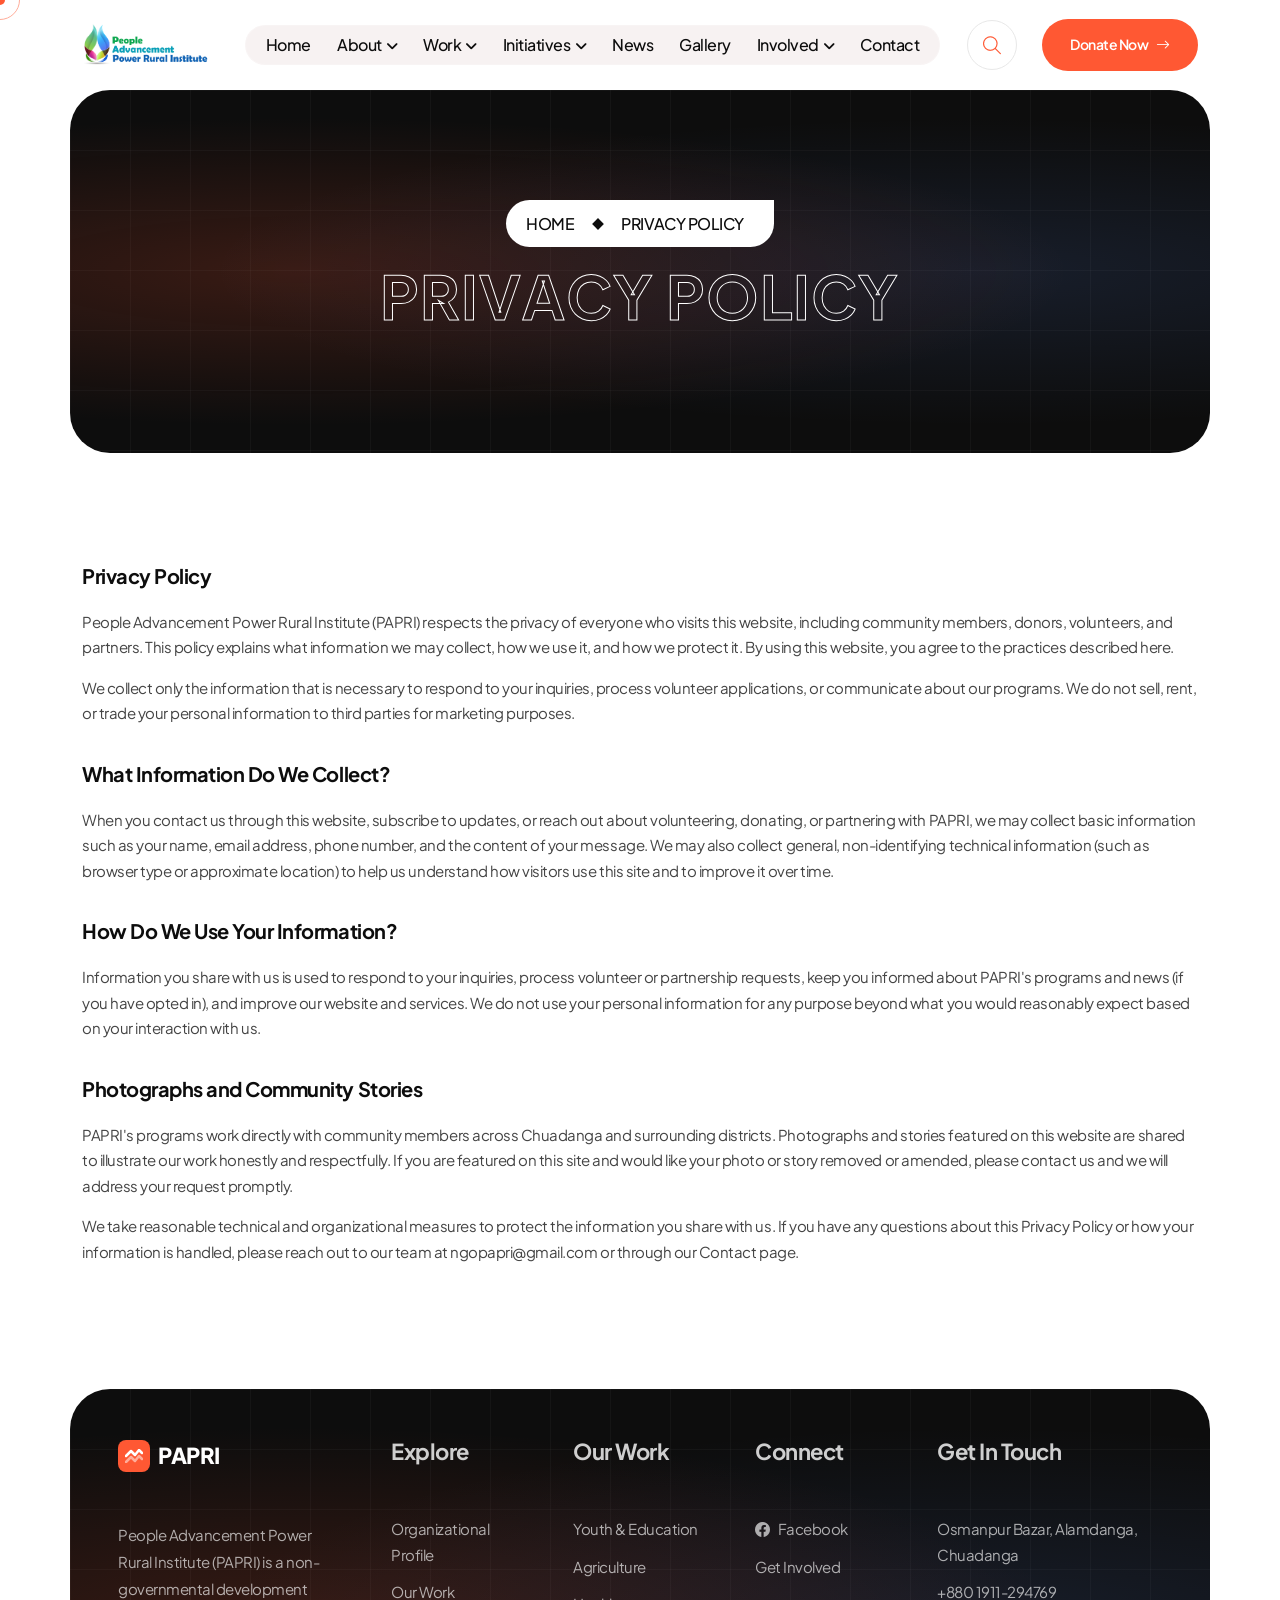
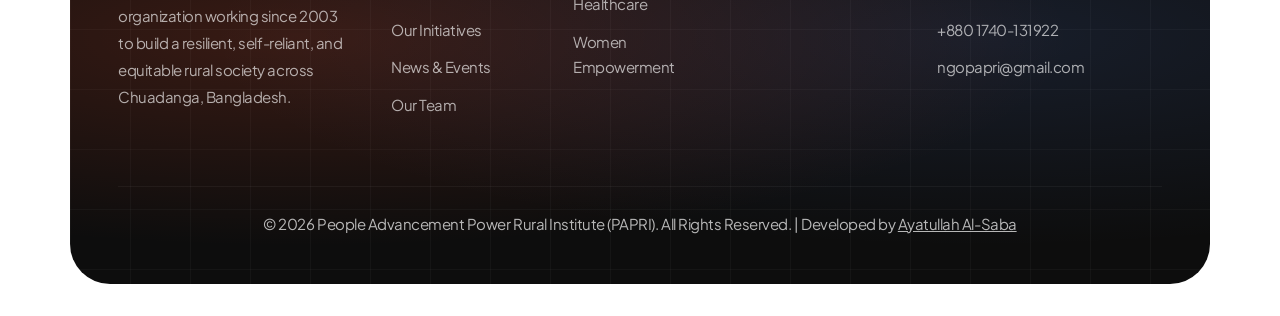
<file: privacy.html>
<!DOCTYPE html>
<html lang="en">

	<head>
		<!-- Meta -->
		<meta charset="utf-8">
		<meta http-equiv="X-UA-Compatible" content="IE=edge">
		<meta name="viewport" content="width=device-width, initial-scale=1.0">

		<!-- The above 3 meta tags *must* come first in the head; any other head content must come *after* these tags -->

		<!-- SITE TITLE -->
		<title>Privacy Policy - PAPRI</title>
		<!-- Favicon -->
		<link rel="shortcut icon" href="assets/img/logo/favicon.png" type="image/png">
		<!-- Latest Bootstrap min CSS -->
		<link rel="stylesheet" href="assets/css/plugin.min.css">
		<link rel="stylesheet" href="assets/fonts/all.min.css">
		<link rel="stylesheet" href="assets/fonts/bootstrap-icons.min.css">
		<link rel="stylesheet" href="assets/css/theme-spacing.min.css">
		<link rel="stylesheet" href="assets/css/style.css">
		<link rel="stylesheet" href="assets/css/responsive.css">
	</head>
	
<body>

	<!--START PAGE WRAPPER-->
	<div class="page-wrapper">
	
		<!-- START PRELOADER -->
		<div id="atf-preloader" class="atf-preloader is-active" aria-hidden="true">
			<div class="atf-preloader__inner">
				<!-- Spinner -->
				<div class="atf-preloader__spinner"></div>
				<!-- Brand Text -->
				<div class="atf-preloader__text">
					<span class="atf-preloader__letter" data-letter="P">P</span>
					<span class="atf-preloader__letter" data-letter="A">A</span>
					<span class="atf-preloader__letter" data-letter="P">P</span>
					<span class="atf-preloader__letter" data-letter="R">R</span>
					<span class="atf-preloader__letter" data-letter="I">I</span>
				</div>	
				<!-- Loading Text -->
				<p class="atf-preloader__loading text-center">Loading...</p>	
			</div>
			<!-- Overlay -->
			<div class="atf-preloader__overlay">
				<div class="atf-preloader__col atf-preloader__col--left">
					<div class="atf-preloader__bg"></div>
				</div>
				<div class="atf-preloader__col atf-preloader__col--left">
					<div class="atf-preloader__bg"></div>
				</div>
				<div class="atf-preloader__col atf-preloader__col--right">
					<div class="atf-preloader__bg"></div>
				</div>
				<div class="atf-preloader__col atf-preloader__col--right">
					<div class="atf-preloader__bg"></div>
				</div>
			</div>
		</div>
		<!-- END PRELOADER	 -->
		
		<!-- CURSOR BODY START -->
		<div class="cursor_body">
			<div class="cursor-in"></div>
			<div class="cursor-out"></div>
		</div>		  
		<!-- CURSOR BODY END -->
		
		<!-- Scroll to top -->
		<div id="scroll-top"><i class="bi bi-arrow-up"></i></div>
				
		<!-- Start Hamburger area  -->
		<div class="atf-hamburger">
			<div class="atf-hamburger-wrapper">
				<div class="atf-hamburger-header d-flex justify-content-between align-items-center mb-50">
					<div class="atf-hamburger-logo">
					   <a href="index.html"><img src="assets/img/logo/logo.png" alt="PAPRI Logo"></a>
					</div>
					<div class="atf-hamburger-close">
					   <button class="atf-hamburger-close-toggle"><i class="fa fa-times"></i></button>
					</div>
				</div>
			 
				<div class="atf-hamburger-menu d-block d-xl-none mb-50">
					<nav></nav>
				</div>
			 

				<div class="atf-hamburger-info mb-50">
					<h3 class="atf-hamburger-sm-title">Our Office</h3>
					<span><a href="tel:+8801911294769"><i class="fa fa-phone me-2"></i> +880 1911-294769</a></span>
					<span><a href="mailto:ngopapri@gmail.com"><i class="fa fa-envelope me-2"></i> ngopapri@gmail.com</a></span>
					<span><a href="#"><i class="fas fa-map-marker-alt me-2"></i> Osmanpur Bazar, Alamdanga, Chuadanga, Bangladesh</a></span>
				</div>
			 
				<div class="atf-hamburger-social mb-50">
					<h3 class="atf-hamburger-sm-title">Follow Us</h3>
					<a href="https://www.facebook.com/profile.php?id=100067459734915"><i class="fab fa-facebook-f"></i></a>
					
				</div>
			</div>
		</div>
		
		<!-- Start Search Area -->
		<div class="atf-searching-area">
			<form class="atf-searching-form">
				<input type="text" name="#0" placeholder="Search ...">
				<button type="submit"><i class="fa-light fa-magnifying-glass"></i></button>
			</form>
		  <button type="button" class="atf-searching-close-btn"><i class="fa-light fa-xmark"></i></button>
		</div>
		<!-- Start Search Area -->

		<div class="atf-hamburger-overlay"></div>
		<!-- End Hamburger area  -->

		<!-- START HEADER SECTION-->
		<header class="atf-header-area">
			<div class="atf-site-header atf-style1 atf-sticky-header">
				<div class="container">
					<div class="row align-items-center">
						<div class="col-xl-2 col-lg-6 col-md-5 col-sm-6 col-6 ">
							<div class="atf-site-logo">
							   <a href="index.html"><img class="logo-black" src="assets/img/logo/logo.png" alt="PAPRI Logo"></a>
							   <a href="index.html"><img class="logo-white" src="assets/img/logo/logo.png" alt="PAPRI Logo"></a>
							</div>
						</div>
						
						<div class="col-xl-7 d-none d-xl-block">
							<div class="atf-main-menu d-flex justify-content-center">
								<nav class="atf-nav atf-mobile-menu-active atf-onepage-menu">
									<ul class="atf-nav-list">
										<li><a href="index.html">Home</a></li>
										<li class="menu-item-children"><a href="about.html">About</a>
											<ul class="sub-menu">
												<li><a href="about.html">Organizational Profile</a></li>
												<li><a href="about.html#director">Executive Director</a></li>
												<li><a href="team.html">Our Team</a></li>
												<li><a href="about.html#legal">Legal Status &amp; Registration</a></li>
											</ul>
										</li>
										<li class="menu-item-children"><a href="service.html">Work</a>
											<ul class="sub-menu">
												<li><a href="service.html#youth">Youth Development &amp; Education</a></li>
												<li><a href="service.html#climate">Climate Resilience &amp; Environment</a></li>
												<li><a href="service.html#agriculture">Agriculture &amp; Rural Development</a></li>
												<li><a href="service.html#health">Healthcare &amp; Sanitation</a></li>
												<li><a href="service.html#women">Women Empowerment</a></li>
												<li><a href="service.html#research">Research &amp; Development</a></li>
											</ul>
										</li>
										<li class="menu-item-children"><a href="service-details.html">Initiatives</a>
											<ul class="sub-menu">
												<li><a href="service-details.html#skill">PAPRI Skill Development Centre</a></li>
												<li><a href="service-details.html#mayer">Mayer School</a></li>
											</ul>
										</li>
										<li><a href="blog.html">News</a></li>
										<li><a href="gallery.html">Gallery</a></li>
										<li class="menu-item-children"><a href="client.html">Involved</a>
											<ul class="sub-menu">
												<li><a href="client.html">PAPRI Youth Change-Makers</a></li>
												<li><a href="client.html#board">National Board of PYC</a></li>
												<li><a href="client.html#volunteer">Become a Volunteer</a></li>
											</ul>
										</li>
										<li><a href="contact.html">Contact</a></li>
									</ul>
								</nav>
							</div>
						</div><!-- END COL -->

						<div class="col-xl-3 col-lg-6 col-md-7 col-sm-6 col-6">
							<div class="atf-header-bottom-right d-flex align-items-center justify-content-end">
								<button type="button" class="atf-searching-btn style1 d-none d-md-block">
									<i class="fa-light fa-magnifying-glass"></i>
								 </button>

								<div class="atf-menu-btn d-flex align-items-center">
									<a href="contact.html" class="btn-primary-custom d-none d-md-inline-flex">Donate Now <i class="bi bi-arrow-right"></i></a>
								</div>
								<div class="atf-main-menu-bars d-block d-xl-none">
									<button class="atf-hamburger-toogle">
										<i class="fa-light fa-bars"></i>
									</button>
								</div>
							</div>
						</div><!-- END COL -->
					</div><!-- END ROW -->
				</div><!-- END CONTAINER -->
			</div>
		</header>
		<!-- END HEADER SECTION-->
			
		<main>
		
			<!-- START BREADCRUMB -->
			<section class="breadcrumb-area breadcrumb-cover-bg p-relative">
				 <div class="container footer-area px-5  section-pad">
					<div class="row justify-content-center text-center">
					   <div class="col-xxl-12">
						  <div class="breadcrumb-content p-relative z-index-2">
							<div class="breadcrumb-single-content mb-10">
								<span><a href="index.html">HOME</a></span>
								<span><i class="arrow down"></i></span>
								<span class="breadcrumb-sub-title">PRIVACY POLICY</span>
							</div>
							<h3 class="breadcrumb-title anime-style-3">PRIVACY POLICY</h3>
							</div>
					   </div>
					</div>
				 </div>
			</section>
			<!-- END BREADCRUMB -->
			
			<!-- Start Inner Privacy Policy Area -->
			<section class="privacy-policy section-pad">
				<div class="container">
					<div class="privacy-policy-details">
						<h3 class="title mb-20">Privacy Policy</h3>
						<p>People Advancement Power Rural Institute (PAPRI) respects the privacy of everyone who visits this website, including community members, donors, volunteers, and partners. This policy explains what information we may collect, how we use it, and how we protect it. By using this website, you agree to the practices described here.</p>

						<p>We collect only the information that is necessary to respond to your inquiries, process volunteer applications, or communicate about our programs. We do not sell, rent, or trade your personal information to third parties for marketing purposes.</p>

						<h3 class="title mb-20 mt-20">What Information Do We Collect?</h3>

						<p>When you contact us through this website, subscribe to updates, or reach out about volunteering, donating, or partnering with PAPRI, we may collect basic information such as your name, email address, phone number, and the content of your message. We may also collect general, non-identifying technical information (such as browser type or approximate location) to help us understand how visitors use this site and to improve it over time.</p>

						<h3 class="title mb-20 mt-20">How Do We Use Your Information?</h3>

						<p>Information you share with us is used to respond to your inquiries, process volunteer or partnership requests, keep you informed about PAPRI's programs and news (if you have opted in), and improve our website and services. We do not use your personal information for any purpose beyond what you would reasonably expect based on your interaction with us.</p>

						<h3 class="title mb-20 mt-20">Photographs and Community Stories</h3>

						<p>PAPRI's programs work directly with community members across Chuadanga and surrounding districts. Photographs and stories featured on this website are shared to illustrate our work honestly and respectfully. If you are featured on this site and would like your photo or story removed or amended, please contact us and we will address your request promptly.</p>

						<p class="mb-0">We take reasonable technical and organizational measures to protect the information you share with us. If you have any questions about this Privacy Policy or how your information is handled, please reach out to our team at <a href="mailto:ngopapri@gmail.com">ngopapri@gmail.com</a> or through our <a href="contact.html">Contact page</a>.</p>
					</div>
				</div>
			</section>
			<!-- End Inner Privacy Policy Area -->

		</main>

		<!-- ============ FOOTER ============ -->
		<footer id="footer">
			<div class="container footer-area px-5 py-5">
				<div class="row g-5">
					<!-- Brand Column -->
					<div class="col-lg-3 col-md-6">
						<div class="footer-brand">
							<div class="logo-icon"> 
								<svg width="18" height="14" viewBox="0 0 18 14" fill="none">
									<path d="M1 7L6 2L10 6L14 1L17 4" stroke="white" stroke-width="2.5" stroke-linecap="round" stroke-linejoin="round"/>
									<path d="M1 13L6 8L10 12L14 7L17 10" stroke="rgba(255,255,255,.5)" stroke-width="2.5" stroke-linecap="round" stroke-linejoin="round"/>
								</svg>
							</div>
							PAPRI 
						</div>
						<p class="footer-desc">People Advancement Power Rural Institute (PAPRI) is a non-governmental development organization working since 2003 to build a resilient, self-reliant, and equitable rural society across Chuadanga, Bangladesh.</p>
					</div>

					<!-- Quick Links Column -->
					<div class="col-lg-2 col-md-6">
						<div class="footer-col">
							<h3>Explore</h3>
							<ul class="footer-links">
								<li><a href="about.html">Organizational Profile</a></li>
								<li><a href="service.html">Our Work</a></li>
								<li><a href="service-details.html">Our Initiatives</a></li>
								<li><a href="blog.html">News &amp; Events</a></li>
								<li><a href="team.html">Our Team</a></li>
							</ul>
						</div>
					</div>

					<!-- Services Column -->
					<div class="col-lg-2 col-md-6">
						<div class="footer-col">
							<h3>Our Work</h3>
							<ul class="footer-links">
								<li><a href="service.html#youth">Youth &amp; Education</a></li>
								<li><a href="service.html#agriculture">Agriculture</a></li>
								<li><a href="service.html#health">Healthcare</a></li>
								<li><a href="service.html#women">Women Empowerment</a></li>
							</ul>
						</div>
					</div>

					<!-- Social Media Column -->
					<div class="col-lg-2 col-md-6">
						<div class="footer-col">
							<h3>Connect</h3>
							<ul class="footer-links">
								<li><a href="https://www.facebook.com/profile.php?id=100067459734915"><i class="bi bi-facebook me-2"></i>Facebook</a></li>
								
								<li><a href="client.html">Get Involved</a></li>
							</ul>
						</div>
					</div>

					<!-- Contact Information Column -->
					<div class="col-lg-3 col-md-6">
						<div class="footer-col">
							<h3>Get in Touch</h3>
							<ul class="footer-links">
								<li><a href="https://maps.google.com/?q=Osmanpur+Bazar+Alamdanga+Chuadanga" target="_blank">Osmanpur Bazar, Alamdanga, Chuadanga</a></li>
								<li><a href="tel:+8801911294769">+880 1911-294769</a></li>
								<li><a href="tel:+8801740131922">+880 1740-131922</a></li>
								<li><a href="mailto:ngopapri@gmail.com">ngopapri@gmail.com</a></li>
							</ul>
						</div>
					</div>
				</div>

				<!-- Footer Bottom -->
				<hr class="footer-divider">
				<p class="footer-copy">&copy; 2026 People Advancement Power Rural Institute (PAPRI). All Rights Reserved. | Developed by <a href="#" style="color:inherit;text-decoration:underline;">Ayatullah Al-Saba</a></p>
			</div>
		</footer>
	
	</div>
	<!-- =============================================
	SCRIPTS
	============================================= -->
	<!-- Latest jQuery -->
	<script src="assets/js/jquery.min.js"></script>
	<script src="assets/js/bootstrap.bundle.min.js"></script>
	<script src="assets/js/plugin.min.js"></script>
	<script src="assets/js/gsap.js"></script>
	<script src="assets/js/form-contact.js"></script>
	<script src="assets/js/main.js"></script>
	<script src="assets/js/site-search.js"></script>

</body>
</html>
</file>
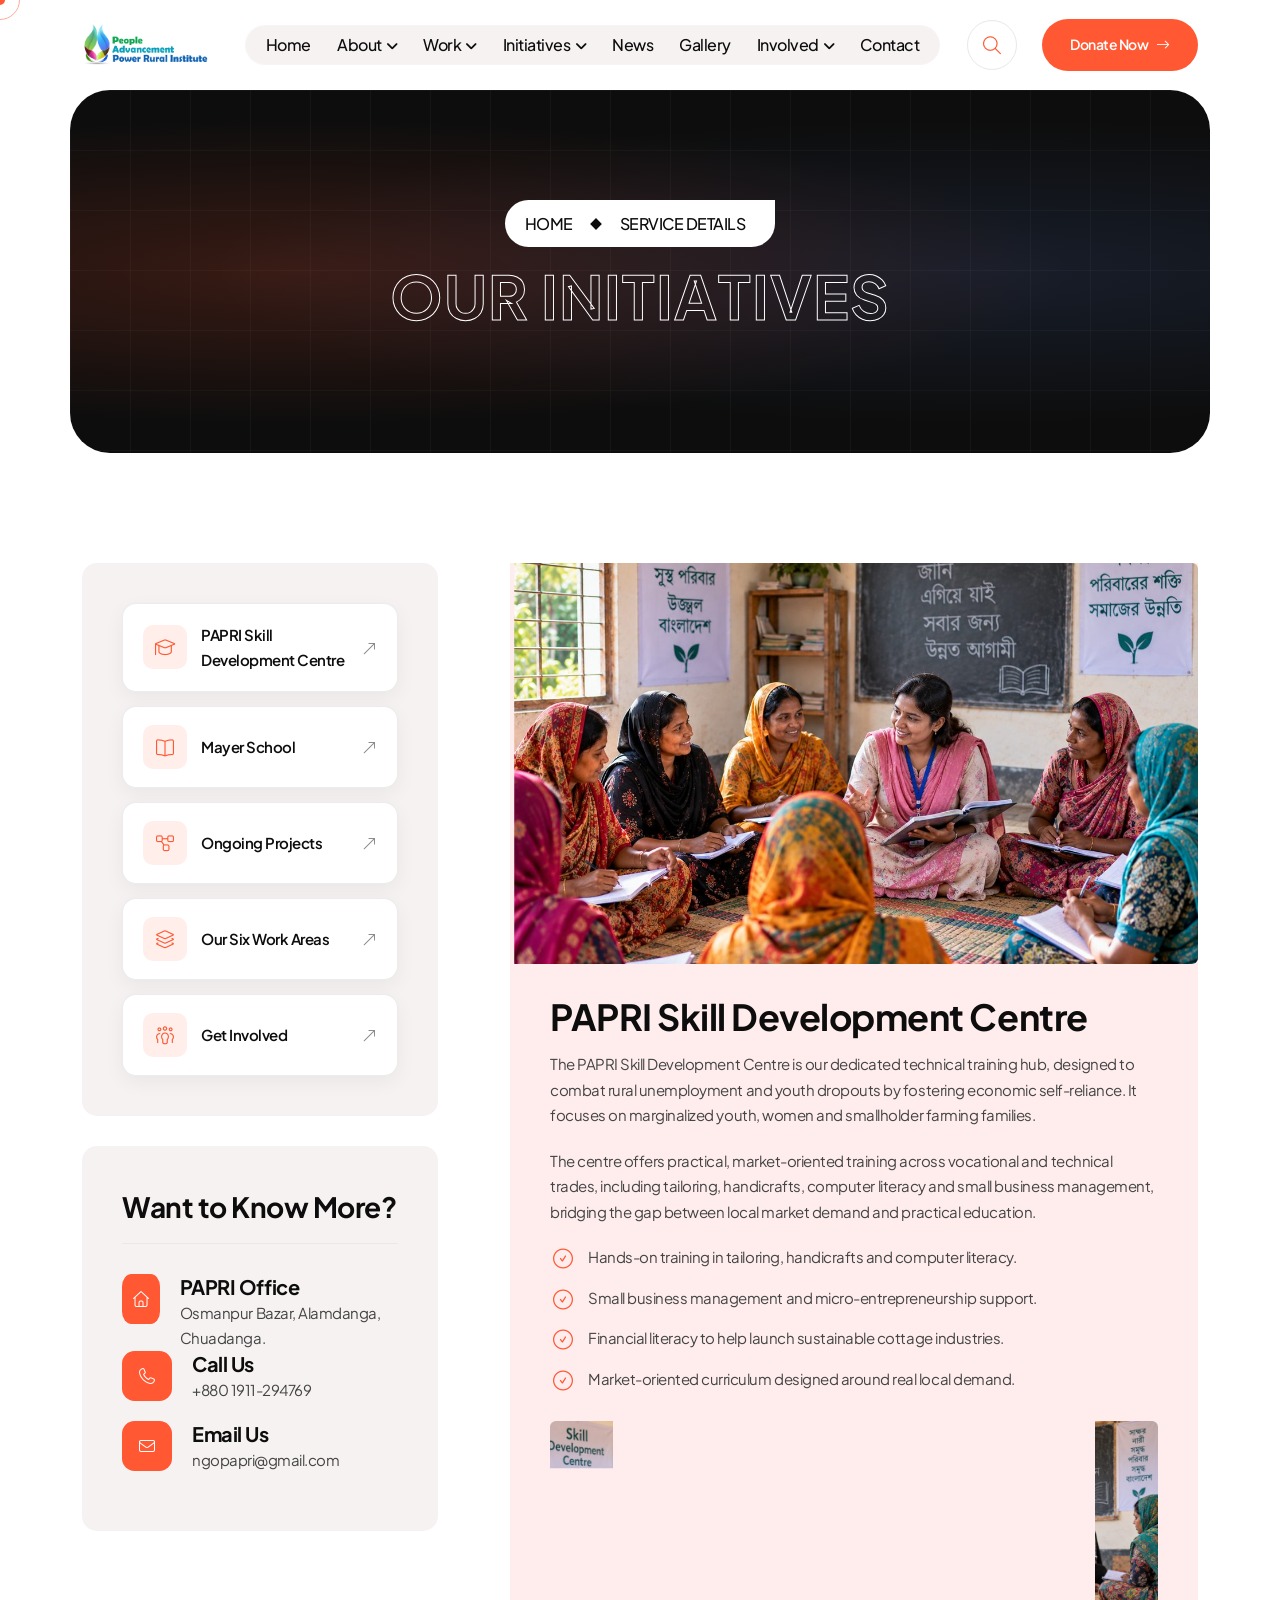
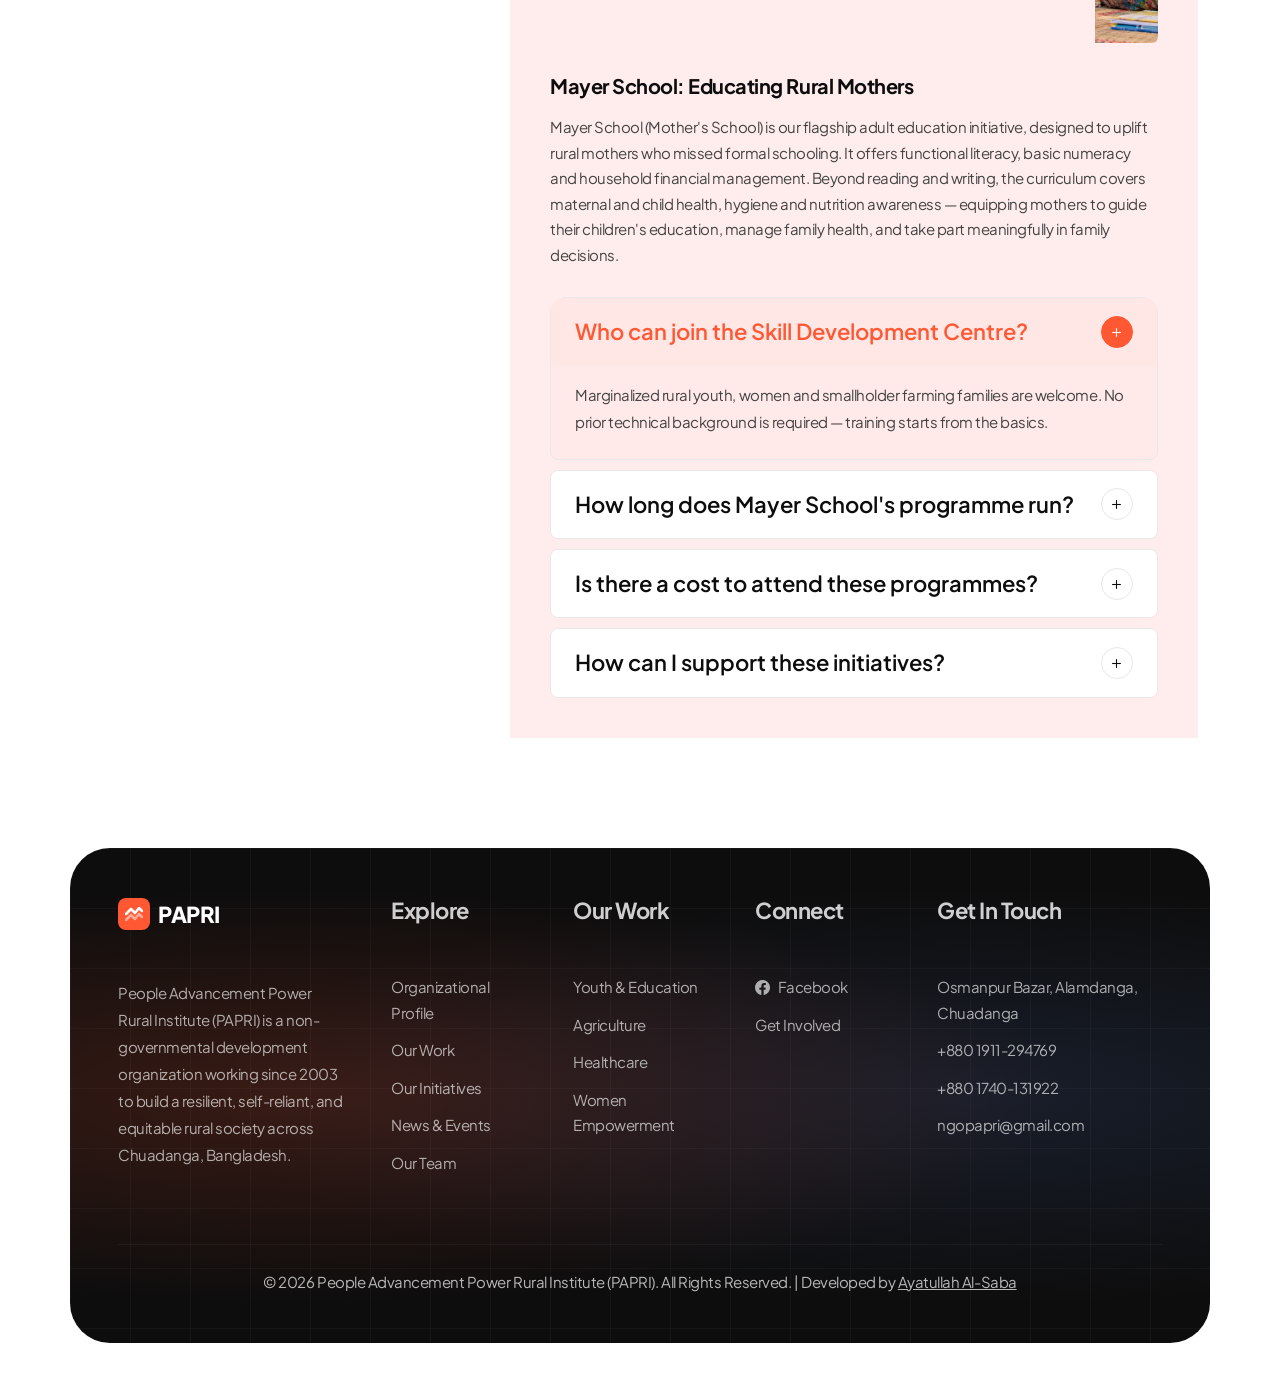
<file: service-details.html>
<!DOCTYPE html>
<html lang="en">

	<head>
		<!-- Meta -->
		<meta charset="utf-8">
		<meta http-equiv="X-UA-Compatible" content="IE=edge">
		<meta name="viewport" content="width=device-width, initial-scale=1.0">

		<!-- The above 3 meta tags *must* come first in the head; any other head content must come *after* these tags -->

		<!-- SITE TITLE -->
		<title>Our Initiatives - PAPRI | Skill Development Centre &amp; Mayer School</title>
		<!-- Favicon -->
		<link rel="shortcut icon" href="assets/img/logo/favicon.png" type="image/png">
		<!-- Latest Bootstrap min CSS -->
		<link rel="stylesheet" href="assets/css/plugin.min.css">
		<link rel="stylesheet" href="assets/fonts/all.min.css">
		<link rel="stylesheet" href="assets/fonts/bootstrap-icons.min.css">
		<link rel="stylesheet" href="assets/css/theme-spacing.min.css">
		<link rel="stylesheet" href="assets/css/style.css">
		<link rel="stylesheet" href="assets/css/responsive.css">
	</head>
	
<body>

	<!--START PAGE WRAPPER-->
	<div class="page-wrapper">
	
		<!-- START PRELOADER -->
		<div id="atf-preloader" class="atf-preloader is-active" aria-hidden="true">
			<div class="atf-preloader__inner">
				<!-- Spinner -->
				<div class="atf-preloader__spinner"></div>
				<!-- Brand Text -->
				<div class="atf-preloader__text">
					<span class="atf-preloader__letter" data-letter="P">P</span>
					<span class="atf-preloader__letter" data-letter="A">A</span>
					<span class="atf-preloader__letter" data-letter="P">P</span>
					<span class="atf-preloader__letter" data-letter="R">R</span>
					<span class="atf-preloader__letter" data-letter="I">I</span>
				</div>	
				<!-- Loading Text -->
				<p class="atf-preloader__loading text-center">Loading...</p>	
			</div>
			<!-- Overlay -->
			<div class="atf-preloader__overlay">
				<div class="atf-preloader__col atf-preloader__col--left">
					<div class="atf-preloader__bg"></div>
				</div>
				<div class="atf-preloader__col atf-preloader__col--left">
					<div class="atf-preloader__bg"></div>
				</div>
				<div class="atf-preloader__col atf-preloader__col--right">
					<div class="atf-preloader__bg"></div>
				</div>
				<div class="atf-preloader__col atf-preloader__col--right">
					<div class="atf-preloader__bg"></div>
				</div>
			</div>
		</div>
		<!-- END PRELOADER	 -->
		
		<!-- CURSOR BODY START -->
		<div class="cursor_body">
			<div class="cursor-in"></div>
			<div class="cursor-out"></div>
		</div>		  
		<!-- CURSOR BODY END -->
		
		<!-- Scroll to top -->
		<div id="scroll-top"><i class="bi bi-arrow-up"></i></div>
				
		<!-- Start Hamburger area  -->
		<div class="atf-hamburger">
			<div class="atf-hamburger-wrapper">
				<div class="atf-hamburger-header d-flex justify-content-between align-items-center mb-50">
					<div class="atf-hamburger-logo">
					   <a href="index.html"><img src="assets/img/logo/logo.png" alt="PAPRI Logo"></a>
					</div>
					<div class="atf-hamburger-close">
					   <button class="atf-hamburger-close-toggle"><i class="fa fa-times"></i></button>
					</div>
				</div>
			 
				<div class="atf-hamburger-menu d-block d-xl-none mb-50">
					<nav></nav>
				</div>
			 

				<div class="atf-hamburger-info mb-50">
					<h3 class="atf-hamburger-sm-title">Our Office</h3>
					<span><a href="tel:+8801911294769"><i class="fa fa-phone me-2"></i> +880 1911-294769</a></span>
					<span><a href="mailto:ngopapri@gmail.com"><i class="fa fa-envelope me-2"></i> ngopapri@gmail.com</a></span>
					<span><a href="#"><i class="fas fa-map-marker-alt me-2"></i> Osmanpur Bazar, Alamdanga, Chuadanga, Bangladesh</a></span>
				</div>
			 
				<div class="atf-hamburger-social mb-50">
					<h3 class="atf-hamburger-sm-title">Follow Us</h3>
					<a href="https://www.facebook.com/profile.php?id=100067459734915"><i class="fab fa-facebook-f"></i></a>
					
				</div>
			</div>
		</div>
		
		<!-- Start Search Area -->
		<div class="atf-searching-area">
			<form class="atf-searching-form">
				<input type="text" name="#0" placeholder="Search ...">
				<button type="submit"><i class="fa-light fa-magnifying-glass"></i></button>
			</form>
		  <button type="button" class="atf-searching-close-btn"><i class="fa-light fa-xmark"></i></button>
		</div>
		<!-- Start Search Area -->

		<div class="atf-hamburger-overlay"></div>
		<!-- End Hamburger area  -->

		<!-- START HEADER SECTION-->
		<header class="atf-header-area">
			<div class="atf-site-header atf-style1 atf-sticky-header">
				<div class="container">
					<div class="row align-items-center">
						<div class="col-xl-2 col-lg-6 col-md-5 col-sm-6 col-6 ">
							<div class="atf-site-logo">
							   <a href="index.html"><img class="logo-black" src="assets/img/logo/logo.png" alt="PAPRI Logo"></a>
							   <a href="index.html"><img class="logo-white" src="assets/img/logo/logo.png" alt="PAPRI Logo"></a>
							</div>
						</div>
						
						<div class="col-xl-7 d-none d-xl-block">
							<div class="atf-main-menu d-flex justify-content-center">
								<nav class="atf-nav atf-mobile-menu-active atf-onepage-menu">
									<ul class="atf-nav-list">
										<li><a href="index.html">Home</a></li>
										<li class="menu-item-children"><a href="about.html">About</a>
											<ul class="sub-menu">
												<li><a href="about.html">Organizational Profile</a></li>
												<li><a href="about.html#director">Executive Director</a></li>
												<li><a href="team.html">Our Team</a></li>
												<li><a href="about.html#legal">Legal Status &amp; Registration</a></li>
											</ul>
										</li>
										<li class="menu-item-children"><a href="service.html">Work</a>
											<ul class="sub-menu">
												<li><a href="service.html#youth">Youth Development &amp; Education</a></li>
												<li><a href="service.html#climate">Climate Resilience &amp; Environment</a></li>
												<li><a href="service.html#agriculture">Agriculture &amp; Rural Development</a></li>
												<li><a href="service.html#health">Healthcare &amp; Sanitation</a></li>
												<li><a href="service.html#women">Women Empowerment</a></li>
												<li><a href="service.html#research">Research &amp; Development</a></li>
											</ul>
										</li>
										<li class="menu-item-children"><a href="service-details.html">Initiatives</a>
											<ul class="sub-menu">
												<li><a href="service-details.html#skill">PAPRI Skill Development Centre</a></li>
												<li><a href="service-details.html#mayer">Mayer School</a></li>
											</ul>
										</li>
										<li><a href="blog.html">News</a></li>
										<li><a href="gallery.html">Gallery</a></li>
										<li class="menu-item-children"><a href="client.html">Involved</a>
											<ul class="sub-menu">
												<li><a href="client.html">PAPRI Youth Change-Makers</a></li>
												<li><a href="client.html#board">National Board of PYC</a></li>
												<li><a href="client.html#volunteer">Become a Volunteer</a></li>
											</ul>
										</li>
										<li><a href="contact.html">Contact</a></li>
									</ul>
								</nav>
							</div>
						</div><!-- END COL -->

						<div class="col-xl-3 col-lg-6 col-md-7 col-sm-6 col-6">
							<div class="atf-header-bottom-right d-flex align-items-center justify-content-end">
								<button type="button" class="atf-searching-btn style1 d-none d-md-block">
									<i class="fa-light fa-magnifying-glass"></i>
								 </button>

								<div class="atf-menu-btn d-flex align-items-center">
									<a href="contact.html" class="btn-primary-custom d-none d-md-inline-flex">Donate Now <i class="bi bi-arrow-right"></i></a>
								</div>
								<div class="atf-main-menu-bars d-block d-xl-none">
									<button class="atf-hamburger-toogle">
										<i class="fa-light fa-bars"></i>
									</button>
								</div>
							</div>
						</div><!-- END COL -->
					</div><!-- END ROW -->
				</div><!-- END CONTAINER -->
			</div>
		</header>
		<!-- END HEADER SECTION-->
			
		<main>
		
			<!-- START BREADCRUMB -->
			<section class="breadcrumb-area breadcrumb-cover-bg p-relative">
				 <div class="container footer-area px-5  section-pad">
					<div class="row justify-content-center text-center">
					   <div class="col-xxl-12">
						  <div class="breadcrumb-content p-relative z-index-2">
							<div class="breadcrumb-single-content mb-10">
								<span><a href="index.html">HOME</a></span>
								<span><i class="arrow down"></i></span>
								<span class="breadcrumb-sub-title">SERVICE DETAILS</span>
							</div>
							<h3 class="breadcrumb-title anime-style-3">OUR INITIATIVES</h3>
							</div>
					   </div>
					</div>
				 </div>
			</section>
			<!-- END BREADCRUMB -->
			

			<!-- SERVICE POST START -->
<section id="servicepost" class="servicepost-area section-pad">
    <div class="container">
        <div class="row">
            <div class="col-xxl-4 col-xl-4 col-lg-4 mb-lg-40">
                <div class="sidebar-wrapper">
                    <div class="sidebar-widget">
                        <div class="sidebar-widget-content text-start sidebar-link-cards">
                            <a href="service-details.html#skill" class="sidebar-link-card">
                                <span class="sidebar-link-card-icon"><i class="fa-light fa-graduation-cap"></i></span>
                                <span class="sidebar-link-card-text">PAPRI Skill Development Centre</span>
                                <span class="sidebar-link-card-arrow"><i class="bi bi-arrow-up-right"></i></span>
                            </a>
                            <a href="service-details.html#mayer" class="sidebar-link-card">
                                <span class="sidebar-link-card-icon"><i class="fa-light fa-book-open"></i></span>
                                <span class="sidebar-link-card-text">Mayer School</span>
                                <span class="sidebar-link-card-arrow"><i class="bi bi-arrow-up-right"></i></span>
                            </a>
                            <a href="blog.html" class="sidebar-link-card">
                                <span class="sidebar-link-card-icon"><i class="fa-light fa-diagram-project"></i></span>
                                <span class="sidebar-link-card-text">Ongoing Projects</span>
                                <span class="sidebar-link-card-arrow"><i class="bi bi-arrow-up-right"></i></span>
                            </a>
                            <a href="service.html" class="sidebar-link-card">
                                <span class="sidebar-link-card-icon"><i class="fa-light fa-layer-group"></i></span>
                                <span class="sidebar-link-card-text">Our Six Work Areas</span>
                                <span class="sidebar-link-card-arrow"><i class="bi bi-arrow-up-right"></i></span>
                            </a>
                            <a href="client.html" class="sidebar-link-card">
                                <span class="sidebar-link-card-icon"><i class="fa-light fa-people-group"></i></span>
                                <span class="sidebar-link-card-text">Get Involved</span>
                                <span class="sidebar-link-card-arrow"><i class="bi bi-arrow-up-right"></i></span>
                            </a>
                        </div>
                    </div>
                    <style>
                        .sidebar-link-cards { display: flex; flex-direction: column; gap: 14px; }
                        .sidebar-link-card {
                            display: flex;
                            align-items: center;
                            gap: 14px;
                            background: var(--bg-white);
                            border: 1px solid rgba(13,13,13,0.08);
                            border-radius: 14px;
                            padding: 18px 20px;
                            box-shadow: 0 6px 20px rgba(13,13,13,0.05);
                            text-decoration: none;
                            transition: all 0.3s ease;
                        }
                        .sidebar-link-card:hover {
                            border-color: var(--primary);
                            box-shadow: 0 10px 28px rgba(255,88,51,0.16);
                            transform: translateY(-2px);
                        }
                        .sidebar-link-card-icon {
                            flex-shrink: 0;
                            width: 44px;
                            height: 44px;
                            display: flex;
                            align-items: center;
                            justify-content: center;
                            background: rgba(255,88,51,0.1);
                            color: var(--primary);
                            border-radius: 10px;
                            font-size: 18px;
                        }
                        .sidebar-link-card-text {
                            flex-grow: 1;
                            font-weight: 600;
                            font-size: 15px;
                            color: var(--text-dark);
                        }
                        .sidebar-link-card-arrow {
                            flex-shrink: 0;
                            color: var(--text-light);
                            font-size: 15px;
                            transition: all 0.3s ease;
                        }
                        .sidebar-link-card:hover .sidebar-link-card-arrow {
                            color: var(--primary);
                            transform: translate(2px,-2px);
                        }
                    </style>

                    <div class="sidebar-widget">
                        <h3 class="sidebar-widget-title mb-30 text-start">Want to Know More?</h3>
                        <div class="sidebar-widget-content text-start">
                            <div class="service-sidebar-info">
                                <div class="service-sidebar-details d-flex">
                                    <div class="service-sidebar-icon">
                                        <i class="fa-light fa-home"></i>
                                    </div>
                                    <div class="service-sidebar-address ml-20">
                                        <h5 class="mb-0">PAPRI Office</h5>
                                        <p>Osmanpur Bazar, Alamdanga, Chuadanga.</p>
                                    </div>
                                </div>

                                <div class="service-sidebar-details d-flex">
                                    <div class="service-sidebar-icon">
                                        <i class="fa-light fa-phone"></i>
                                    </div>
                                    <div class="service-sidebar-address ml-20">
                                        <h5 class="mb-0">Call Us</h5>
                                        <p>+880 1911-294769</p>
                                    </div>
                                </div>

                                <div class="service-sidebar-details d-flex">
                                    <div class="service-sidebar-icon">
                                        <i class="fa-light fa-envelope"></i>
                                    </div>
                                    <div class="service-sidebar-address ml-20">
                                        <h5 class="mb-0">Email Us</h5>
                                        <p>ngopapri@gmail.com</p>
                                    </div>
                                </div>
                            </div>
                        </div>
                    </div>
                </div>
            </div>

            <div class="col-xxl-8 col-xl-8 col-lg-8">
                <div class="service-details-wrapper ps-lg-5">
                    <div class="service-details-wrap grey-bg-8">
                        <div class="service-details-thumb atf-thumb-anim-right">
                            <img src="assets/img/service/service-details.jpg" class="img-fluid rounded" alt="PAPRI Skill Development Centre">
                        </div>
                        <div class="service-details-meta-box-area">
                            <h2 class="service-details-title section-title end mb-10" id="skill">PAPRI Skill Development Centre</h2>
                            <div class="service-details-text mb-20">
                                <p>The PAPRI Skill Development Centre is our dedicated technical training hub, designed to combat rural unemployment and youth dropouts by fostering economic self-reliance. It focuses on marginalized youth, women and smallholder farming families.</p>
                                <p>The centre offers practical, market-oriented training across vocational and technical trades, including tailoring, handicrafts, computer literacy and small business management, bridging the gap between local market demand and practical education.</p>
                            </div>

                            <div class="service-details-list mb-30">
                                <ul class="service-details-list-content">
                                    <li class="service-details-icon d-flex align-items-center">
                                        <span class="mr-10"><i class="fa-light fa-circle-check text-primary"></i></span>
                                        <p>Hands-on training in tailoring, handicrafts and computer literacy.</p>
                                    </li>
                                    <li class="service-details-icon d-flex align-items-center">
                                        <span class="mr-10"><i class="fa-light fa-circle-check text-primary"></i></span>
                                        <p>Small business management and micro-entrepreneurship support.</p>
                                    </li>
                                    <li class="service-details-icon d-flex align-items-center">
                                        <span class="mr-10"><i class="fa-light fa-circle-check text-primary"></i></span>
                                        <p>Financial literacy to help launch sustainable cottage industries.</p>
                                    </li>
                                    <li class="service-details-icon d-flex align-items-center">
                                        <span class="mr-10"><i class="fa-light fa-circle-check text-primary"></i></span>
                                        <p>Market-oriented curriculum designed around real local demand.</p>
                                    </li>
                                </ul>
                            </div>

                            <div class="service-details-details-list-text mb-30">
                                <div class="row g-3 mb-30">
                                    <div class="col-md-6">
                                        <div class="service-details-list-thumb atf-thumb-anim-left">
                                            <img src="assets/img/service/service-details-1.jpg" class="img-fluid rounded" alt="Mayer School adult literacy class">
                                        </div>
                                    </div>
                                    <div class="col-md-6">
                                        <div class="service-details-list-thumb atf-thumb-anim-right">
                                            <img src="assets/img/service/service-details-2.jpg" class="img-fluid rounded" alt="Mayer School mothers learning together">
                                        </div>
                                    </div>
                                </div>
                                <h3 id="mayer" class="mb-15">Mayer School: Educating Rural Mothers</h3>
                                <p>Mayer School (Mother's School) is our flagship adult education initiative, designed to uplift rural mothers who missed formal schooling. It offers functional literacy, basic numeracy and household financial management. Beyond reading and writing, the curriculum covers maternal and child health, hygiene and nutrition awareness &mdash; equipping mothers to guide their children's education, manage family health, and take part meaningfully in family decisions.</p>
                            </div>

                            <div class="atf-faq-accordion accordion" id="faqAccordion">
                                <div class="accordion-custom">
                                    <div class="accordion-item-custom">
                                        <button class="accordion-btn-custom open" data-target="faq1">
                                            Who can join the Skill Development Centre?
                                            <span class="accordion-icon"><i class="bi bi-plus"></i></span>
                                        </button>
                                        <div class="accordion-body-custom" id="faq1" style="display:block">
                                            Marginalized rural youth, women and smallholder farming families are welcome. No prior technical background is required &mdash; training starts from the basics.
                                        </div>
                                    </div>
                                    <div class="accordion-item-custom">
                                        <button class="accordion-btn-custom" data-target="faq2">
                                            How long does Mayer School's programme run?
                                            <span class="accordion-icon"><i class="bi bi-plus"></i></span>
                                        </button>
                                        <div class="accordion-body-custom" id="faq2">
                                            Sessions run in cohorts throughout the year, combining literacy, numeracy and health education modules tailored to each group of mothers' pace and schedule.
                                        </div>
                                    </div>
                                    <div class="accordion-item-custom">
                                        <button class="accordion-btn-custom" data-target="faq3">
                                            Is there a cost to attend these programmes?
                                            <span class="accordion-icon"><i class="bi bi-plus"></i></span>
                                        </button>
                                        <div class="accordion-body-custom" id="faq3">
                                            Our Skill Development Centre and Mayer School programmes are designed to be accessible to marginalized households; please contact us directly for current enrollment details.
                                        </div>
                                    </div>
                                    <div class="accordion-item-custom">
                                        <button class="accordion-btn-custom" data-target="faq4">
                                            How can I support these initiatives?
                                            <span class="accordion-icon"><i class="bi bi-plus"></i></span>
                                        </button>
                                        <div class="accordion-body-custom" id="faq4">
                                            You can volunteer, donate, or partner with us on training and curriculum delivery. Visit our Get Involved page or contact us directly to learn more.
                                        </div>
                                    </div>
                                </div>
                            </div>
                        </div>
                    </div>
                </div>
            </div>
        </div>
    </div>
</section>
<!-- SERVICE POST END -->

		</main>

		<!-- ============ FOOTER ============ -->
		<footer id="footer">
			<div class="container footer-area px-5 py-5">
				<div class="row g-5">
					<!-- Brand Column -->
					<div class="col-lg-3 col-md-6">
						<div class="footer-brand">
							<div class="logo-icon"> 
								<svg width="18" height="14" viewBox="0 0 18 14" fill="none">
									<path d="M1 7L6 2L10 6L14 1L17 4" stroke="white" stroke-width="2.5" stroke-linecap="round" stroke-linejoin="round"/>
									<path d="M1 13L6 8L10 12L14 7L17 10" stroke="rgba(255,255,255,.5)" stroke-width="2.5" stroke-linecap="round" stroke-linejoin="round"/>
								</svg>
							</div>
							PAPRI 
						</div>
						<p class="footer-desc">People Advancement Power Rural Institute (PAPRI) is a non-governmental development organization working since 2003 to build a resilient, self-reliant, and equitable rural society across Chuadanga, Bangladesh.</p>
					</div>

					<!-- Quick Links Column -->
					<div class="col-lg-2 col-md-6">
						<div class="footer-col">
							<h3>Explore</h3>
							<ul class="footer-links">
								<li><a href="about.html">Organizational Profile</a></li>
								<li><a href="service.html">Our Work</a></li>
								<li><a href="service-details.html">Our Initiatives</a></li>
								<li><a href="blog.html">News &amp; Events</a></li>
								<li><a href="team.html">Our Team</a></li>
							</ul>
						</div>
					</div>

					<!-- Services Column -->
					<div class="col-lg-2 col-md-6">
						<div class="footer-col">
							<h3>Our Work</h3>
							<ul class="footer-links">
								<li><a href="service.html#youth">Youth &amp; Education</a></li>
								<li><a href="service.html#agriculture">Agriculture</a></li>
								<li><a href="service.html#health">Healthcare</a></li>
								<li><a href="service.html#women">Women Empowerment</a></li>
							</ul>
						</div>
					</div>

					<!-- Social Media Column -->
					<div class="col-lg-2 col-md-6">
						<div class="footer-col">
							<h3>Connect</h3>
							<ul class="footer-links">
								<li><a href="https://www.facebook.com/profile.php?id=100067459734915"><i class="bi bi-facebook me-2"></i>Facebook</a></li>
								
								<li><a href="client.html">Get Involved</a></li>
							</ul>
						</div>
					</div>

					<!-- Contact Information Column -->
					<div class="col-lg-3 col-md-6">
						<div class="footer-col">
							<h3>Get in Touch</h3>
							<ul class="footer-links">
								<li><a href="https://maps.google.com/?q=Osmanpur+Bazar+Alamdanga+Chuadanga" target="_blank">Osmanpur Bazar, Alamdanga, Chuadanga</a></li>
								<li><a href="tel:+8801911294769">+880 1911-294769</a></li>
								<li><a href="tel:+8801740131922">+880 1740-131922</a></li>
								<li><a href="mailto:ngopapri@gmail.com">ngopapri@gmail.com</a></li>
							</ul>
						</div>
					</div>
				</div>

				<!-- Footer Bottom -->
				<hr class="footer-divider">
				<p class="footer-copy">&copy; 2026 People Advancement Power Rural Institute (PAPRI). All Rights Reserved. | Developed by <a href="#" style="color:inherit;text-decoration:underline;">Ayatullah Al-Saba</a></p>
			</div>
		</footer>
	
	</div>
	<!-- =============================================
	SCRIPTS
	============================================= -->
	<!-- Latest jQuery -->
	<script src="assets/js/jquery.min.js"></script>
	<script src="assets/js/bootstrap.bundle.min.js"></script>
	<script src="assets/js/plugin.min.js"></script>
	<script src="assets/js/gsap.js"></script>
	<script src="assets/js/form-contact.js"></script>
	<script src="assets/js/main.js"></script>
	<script src="assets/js/site-search.js"></script>

</body>
</html>
</file>
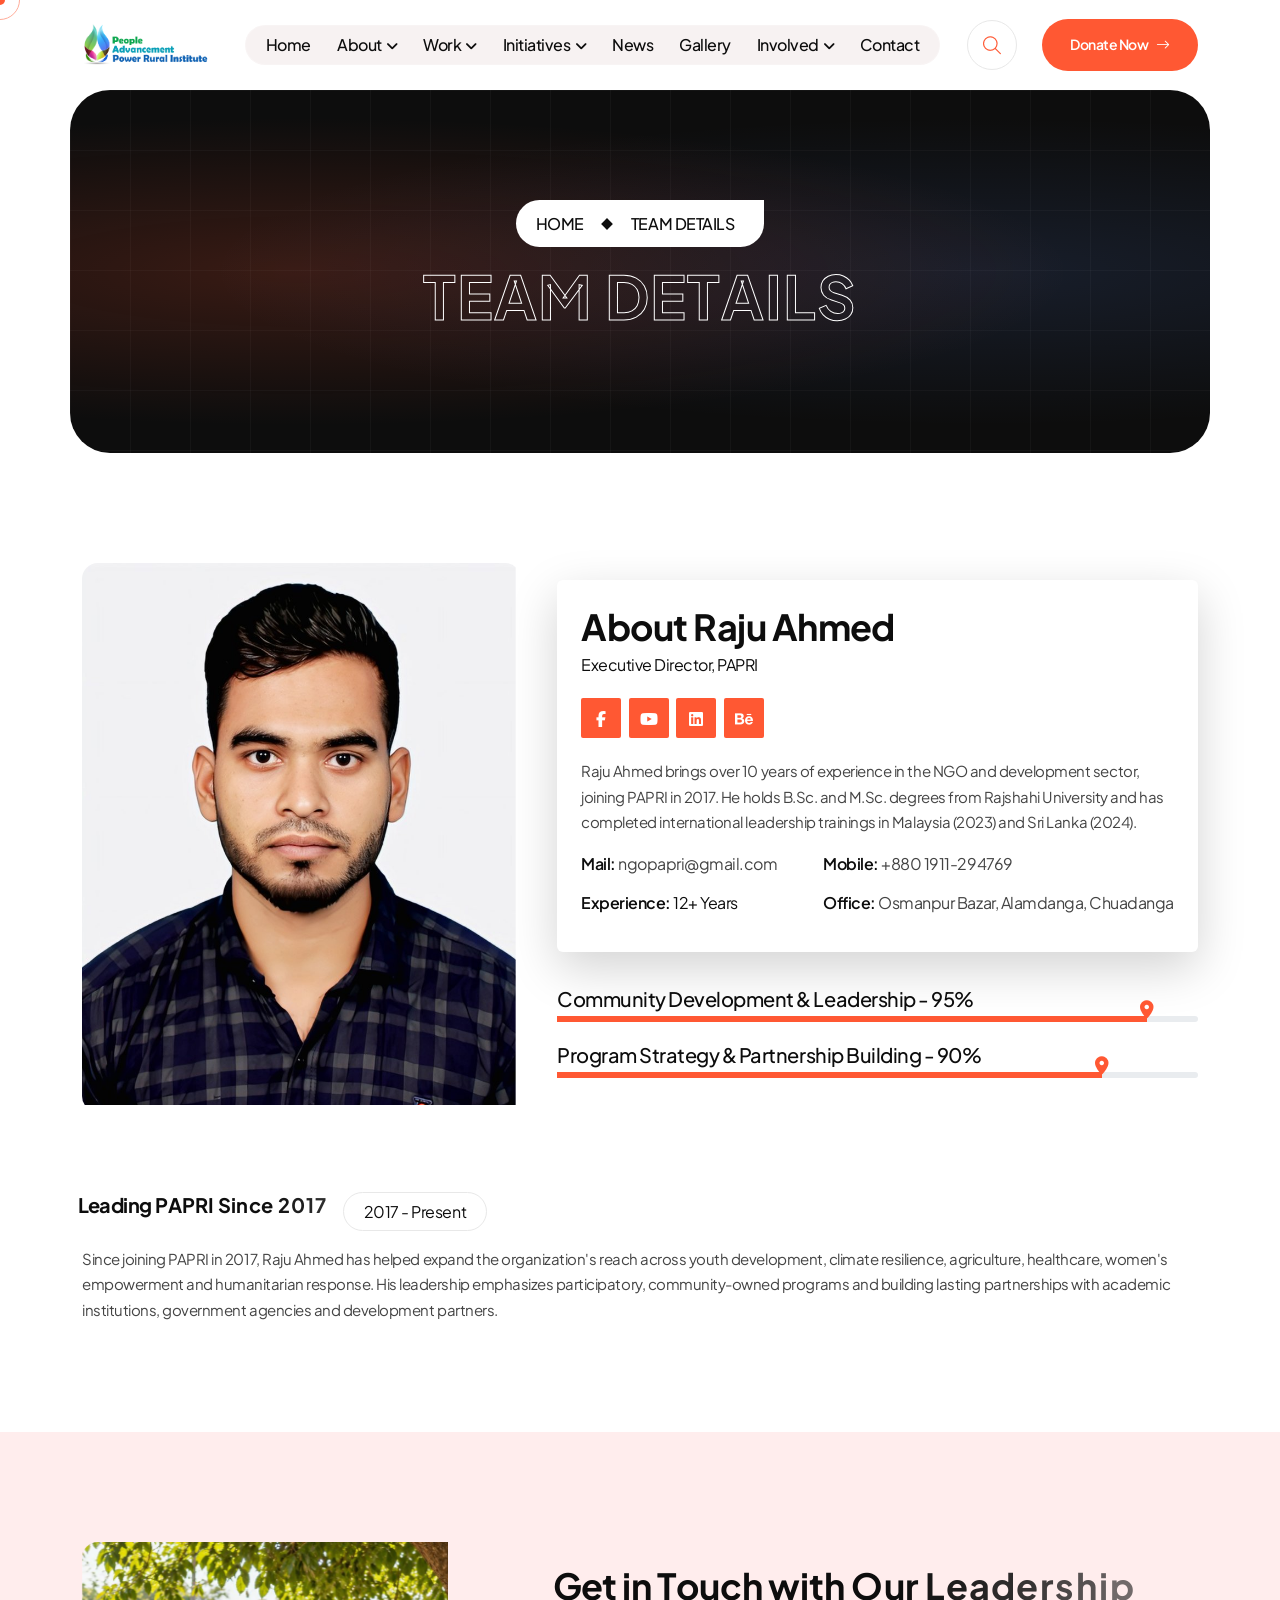
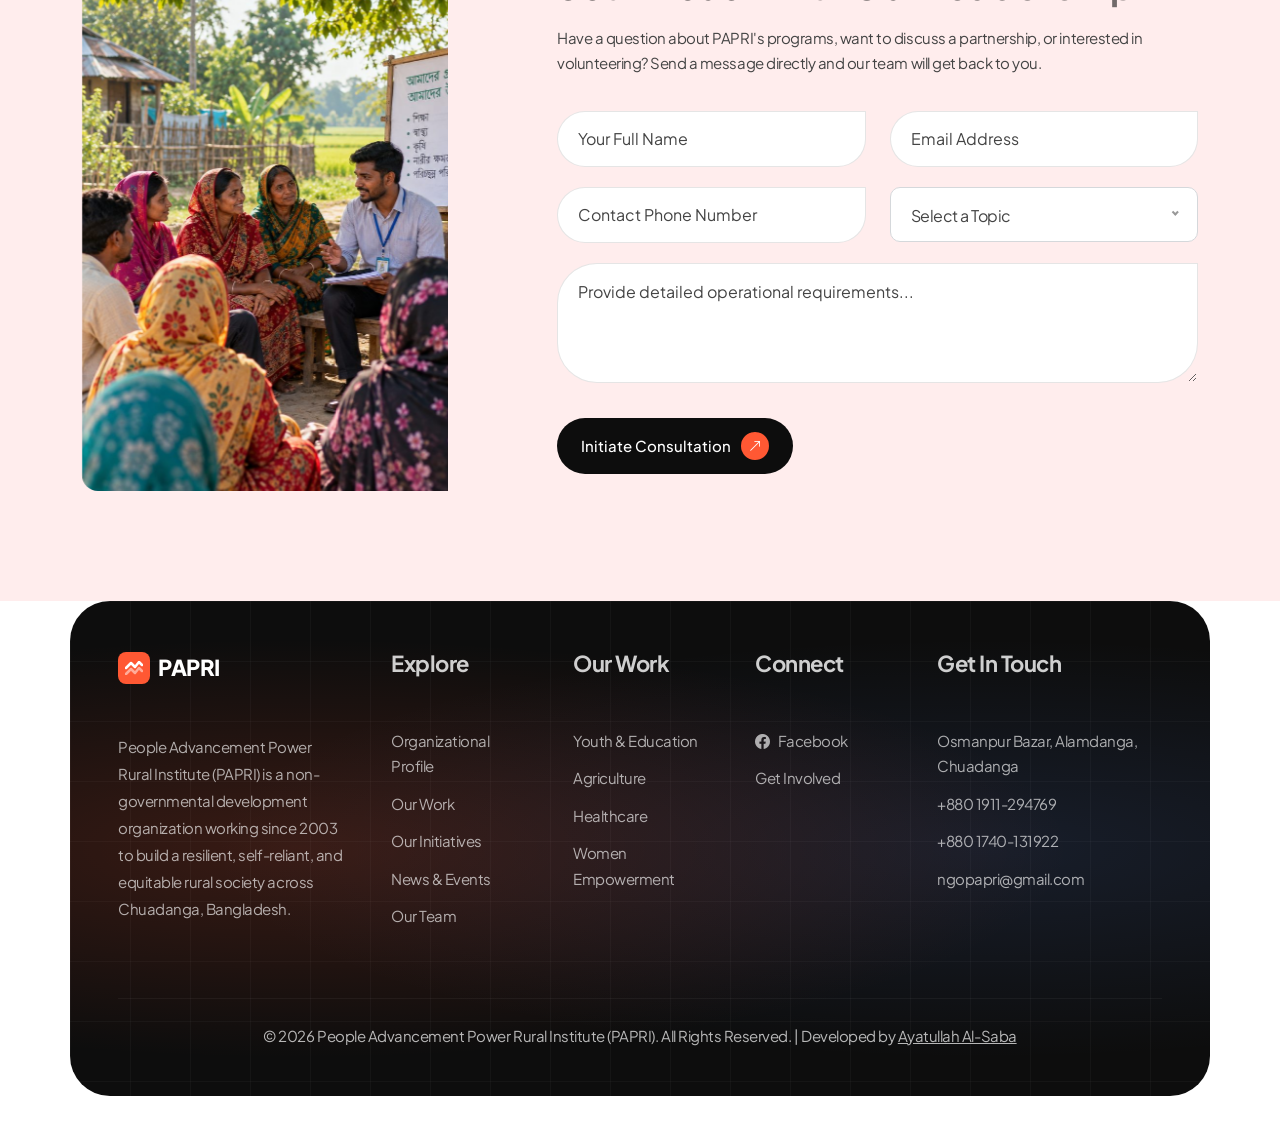
<file: team-details.html>
<!DOCTYPE html>
<html lang="en">

	<head>
		<!-- Meta -->
		<meta charset="utf-8">
		<meta http-equiv="X-UA-Compatible" content="IE=edge">
		<meta name="viewport" content="width=device-width, initial-scale=1.0">

		<!-- The above 3 meta tags *must* come first in the head; any other head content must come *after* these tags -->

		<!-- SITE TITLE -->
		<title>Raju Ahmed - Executive Director | PAPRI</title>
		<!-- Favicon -->
		<link rel="shortcut icon" href="assets/img/logo/favicon.png" type="image/png">
		<!-- Latest Bootstrap min CSS -->
		<link rel="stylesheet" href="assets/css/plugin.min.css">
		<link rel="stylesheet" href="assets/fonts/all.min.css">
		<link rel="stylesheet" href="assets/fonts/bootstrap-icons.min.css">
		<link rel="stylesheet" href="assets/css/theme-spacing.min.css">
		<link rel="stylesheet" href="assets/css/style.css">
		<link rel="stylesheet" href="assets/css/responsive.css">
	</head>
	
<body>

	<!--START PAGE WRAPPER-->
	<div class="page-wrapper">
	
		<!-- START PRELOADER -->
		<div id="atf-preloader" class="atf-preloader is-active" aria-hidden="true">
			<div class="atf-preloader__inner">
				<!-- Spinner -->
				<div class="atf-preloader__spinner"></div>
				<!-- Brand Text -->
				<div class="atf-preloader__text">
					<span class="atf-preloader__letter" data-letter="P">P</span>
					<span class="atf-preloader__letter" data-letter="A">A</span>
					<span class="atf-preloader__letter" data-letter="P">P</span>
					<span class="atf-preloader__letter" data-letter="R">R</span>
					<span class="atf-preloader__letter" data-letter="I">I</span>
				</div>	
				<!-- Loading Text -->
				<p class="atf-preloader__loading text-center">Loading...</p>	
			</div>
			<!-- Overlay -->
			<div class="atf-preloader__overlay">
				<div class="atf-preloader__col atf-preloader__col--left">
					<div class="atf-preloader__bg"></div>
				</div>
				<div class="atf-preloader__col atf-preloader__col--left">
					<div class="atf-preloader__bg"></div>
				</div>
				<div class="atf-preloader__col atf-preloader__col--right">
					<div class="atf-preloader__bg"></div>
				</div>
				<div class="atf-preloader__col atf-preloader__col--right">
					<div class="atf-preloader__bg"></div>
				</div>
			</div>
		</div>
		<!-- END PRELOADER	 -->
		
		<!-- CURSOR BODY START -->
		<div class="cursor_body">
			<div class="cursor-in"></div>
			<div class="cursor-out"></div>
		</div>		  
		<!-- CURSOR BODY END -->
		
		<!-- Scroll to top -->
		<div id="scroll-top"><i class="bi bi-arrow-up"></i></div>
				
		<!-- Start Hamburger area  -->
		<div class="atf-hamburger">
			<div class="atf-hamburger-wrapper">
				<div class="atf-hamburger-header d-flex justify-content-between align-items-center mb-50">
					<div class="atf-hamburger-logo">
					   <a href="index.html"><img src="assets/img/logo/logo.png" alt="PAPRI Logo"></a>
					</div>
					<div class="atf-hamburger-close">
					   <button class="atf-hamburger-close-toggle"><i class="fa fa-times"></i></button>
					</div>
				</div>
			 
				<div class="atf-hamburger-menu d-block d-xl-none mb-50">
					<nav></nav>
				</div>
			 

				<div class="atf-hamburger-info mb-50">
					<h3 class="atf-hamburger-sm-title">Our Office</h3>
					<span><a href="tel:+8801911294769"><i class="fa fa-phone me-2"></i> +880 1911-294769</a></span>
					<span><a href="mailto:ngopapri@gmail.com"><i class="fa fa-envelope me-2"></i> ngopapri@gmail.com</a></span>
					<span><a href="#"><i class="fas fa-map-marker-alt me-2"></i> Osmanpur Bazar, Alamdanga, Chuadanga, Bangladesh</a></span>
				</div>
			 
				<div class="atf-hamburger-social mb-50">
					<h3 class="atf-hamburger-sm-title">Follow Us</h3>
					<a href="https://www.facebook.com/profile.php?id=100067459734915"><i class="fab fa-facebook-f"></i></a>
					
				</div>
			</div>
		</div>
		
		<!-- Start Search Area -->
		<div class="atf-searching-area">
			<form class="atf-searching-form">
				<input type="text" name="#0" placeholder="Search ...">
				<button type="submit"><i class="fa-light fa-magnifying-glass"></i></button>
			</form>
		  <button type="button" class="atf-searching-close-btn"><i class="fa-light fa-xmark"></i></button>
		</div>
		<!-- Start Search Area -->

		<div class="atf-hamburger-overlay"></div>
		<!-- End Hamburger area  -->

		<!-- START HEADER SECTION-->
		<header class="atf-header-area">
			<div class="atf-site-header atf-style1 atf-sticky-header">
				<div class="container">
					<div class="row align-items-center">
						<div class="col-xl-2 col-lg-6 col-md-5 col-sm-6 col-6 ">
							<div class="atf-site-logo">
							   <a href="index.html"><img class="logo-black" src="assets/img/logo/logo.png" alt="PAPRI Logo"></a>
							   <a href="index.html"><img class="logo-white" src="assets/img/logo/logo.png" alt="PAPRI Logo"></a>
							</div>
						</div>
						
						<div class="col-xl-7 d-none d-xl-block">
							<div class="atf-main-menu d-flex justify-content-center">
								<nav class="atf-nav atf-mobile-menu-active atf-onepage-menu">
									<ul class="atf-nav-list">
										<li><a href="index.html">Home</a></li>
										<li class="menu-item-children"><a href="about.html">About</a>
											<ul class="sub-menu">
												<li><a href="about.html">Organizational Profile</a></li>
												<li><a href="about.html#director">Executive Director</a></li>
												<li><a href="team.html">Our Team</a></li>
												<li><a href="about.html#legal">Legal Status &amp; Registration</a></li>
											</ul>
										</li>
										<li class="menu-item-children"><a href="service.html">Work</a>
											<ul class="sub-menu">
												<li><a href="service.html#youth">Youth Development &amp; Education</a></li>
												<li><a href="service.html#climate">Climate Resilience &amp; Environment</a></li>
												<li><a href="service.html#agriculture">Agriculture &amp; Rural Development</a></li>
												<li><a href="service.html#health">Healthcare &amp; Sanitation</a></li>
												<li><a href="service.html#women">Women Empowerment</a></li>
												<li><a href="service.html#research">Research &amp; Development</a></li>
											</ul>
										</li>
										<li class="menu-item-children"><a href="service-details.html">Initiatives</a>
											<ul class="sub-menu">
												<li><a href="service-details.html#skill">PAPRI Skill Development Centre</a></li>
												<li><a href="service-details.html#mayer">Mayer School</a></li>
											</ul>
										</li>
										<li><a href="blog.html">News</a></li>
										<li><a href="gallery.html">Gallery</a></li>
										<li class="menu-item-children"><a href="client.html">Involved</a>
											<ul class="sub-menu">
												<li><a href="client.html">PAPRI Youth Change-Makers</a></li>
												<li><a href="client.html#board">National Board of PYC</a></li>
												<li><a href="client.html#volunteer">Become a Volunteer</a></li>
											</ul>
										</li>
										<li><a href="contact.html">Contact</a></li>
									</ul>
								</nav>
							</div>
						</div><!-- END COL -->

						<div class="col-xl-3 col-lg-6 col-md-7 col-sm-6 col-6">
							<div class="atf-header-bottom-right d-flex align-items-center justify-content-end">
								<button type="button" class="atf-searching-btn style1 d-none d-md-block">
									<i class="fa-light fa-magnifying-glass"></i>
								 </button>

								<div class="atf-menu-btn d-flex align-items-center">
									<a href="contact.html" class="btn-primary-custom d-none d-md-inline-flex">Donate Now <i class="bi bi-arrow-right"></i></a>
								</div>
								<div class="atf-main-menu-bars d-block d-xl-none">
									<button class="atf-hamburger-toogle">
										<i class="fa-light fa-bars"></i>
									</button>
								</div>
							</div>
						</div><!-- END COL -->
					</div><!-- END ROW -->
				</div><!-- END CONTAINER -->
			</div>
		</header>
		<!-- END HEADER SECTION-->
			
		<main>
		
			<!-- START BREADCRUMB -->
			<section class="breadcrumb-area breadcrumb-cover-bg p-relative">
				 <div class="container footer-area px-5  section-pad">
					<div class="row justify-content-center text-center">
					   <div class="col-xxl-12">
						  <div class="breadcrumb-content p-relative z-index-2">
							<div class="breadcrumb-single-content mb-10">
								<span><a href="index.html">HOME</a></span>
								<span><i class="arrow down"></i></span>
								<span class="breadcrumb-sub-title">TEAM DETAILS</span>
							</div>
							<h3 class="breadcrumb-title anime-style-3">TEAM DETAILS</h3>
							</div>
					   </div>
					</div>
				 </div>
			</section>
			<!-- END BREADCRUMB -->
			
			<!-- team details area start  -->
			<section class="atf_team-details section-pad">
				<div class="container">
					<!-- Profile Section -->
					<div class="row align-items-center">
						<div class="col-xl-5 col-lg-5 pe-lg-4">
							<div class="atf_team-details-thumb text-center atf-thumb-anim-left">
							   <img class="w-100 img-fluid rounded-4" src="assets/img/team/team-7.jpg" alt="Raju Ahmed, Executive Director of PAPRI">
							</div>
						</div>
						<div class="col-xl-7 col-lg-7">
							<div class="team_contact_box mt-lg-40 p-4 mb-30 rounded shadow-lg d-flex justify-content-between flex-wrap">
								<div class="atf_team-about-details">
									<div class="atf_team-about-title mb-20">
										<h2 class="mb-0 anime-style-3">About Raju Ahmed</h2>
										<span>Executive Director, PAPRI</span>
									</div>
									<div class="atf_team__details-social mb-20">
										<ul>
											<li><a href="#"><i class="fab fa-facebook-f"></i></a></li>
											<li><a href="#"><i class="fab fa-youtube"></i></a></li>
											<li><a href="#"><i class="fab fa-linkedin"></i></a></li>
											<li><a href="#"><i class="fab fa-behance"></i></a></li>
										</ul>
									</div>
								   <p>Raju Ahmed brings over 10 years of experience in the NGO and development sector, joining PAPRI in 2017. He holds B.Sc. and M.Sc. degrees from Rajshahi University and has completed international leadership trainings in Malaysia (2023) and Sri Lanka (2024).</p>
								</div>
								<div class="atf_team-details-list">
								   <ul>
									  <li><span>Mail:</span> <a href="mailto:ngopapri@gmail.com">ngopapri@gmail.com</a></li>
									  <li><span>Experience:</span> 12+ Years</li>
								   </ul>
							   </div>
							   <div class="atf_team-details-list">
								   <ul>
									  <li><span>Mobile:</span> <a href="tel:+8801911294769">+880 1911-294769</a></li>
					  <li><span>Office:</span> <a href="#">Osmanpur Bazar, Alamdanga, Chuadanga</a></li>
								   </ul>
							   </div>
							</div>
							
							<div class="progress-info mb-3">
								<span class="team_progress_title">Community Development &amp; Leadership - 95%</span>
								<div class="progress">
									<div class="progress-bar bg-main fadeInLeft" style="width:92%"></div>
								</div>
							</div>
							<div class="progress-info mb-3">
							  <span class="team_progress_title">Program Strategy &amp; Partnership Building - 90%</span>
								<div class="progress">
									<div class="progress-bar bg-main fadeInLeft" style="width:85%"></div>
								</div>
							</div>
						</div>
						<div class="col-xl-12">
							<div class="team_exp_title_item pt-80">
								<div class="team_exp_title d-flex align-item-center gap-4">
									<h3 class="mb-10 anime-style-3">Leading PAPRI Since 2017</h3>
									<span class="team_year mb-15">2017 - Present</span>
								</div>
								<p class="mb-0">Since joining PAPRI in 2017, Raju Ahmed has helped expand the organization's reach across youth development, climate resilience, agriculture, healthcare, women's empowerment and humanitarian response. His leadership emphasizes participatory, community-owned programs and building lasting partnerships with academic institutions, government agencies and development partners.</p>
							</div>
						</div>
					</div>
				</div>
			</section>
			<!-- team details area end -->


			<!-- team details area start  -->
			<section class="team-contact section-pad grey-bg-8">
				<div class="container">
					<div class="row align-items-center">
						<div class="col-lg-5 pe-lg-4">
							<div class="atf-team-contact-img spread start overflow-hidden p-relative">
								<img class="w-100 img-fluid rounded-4" src="assets/img/team/team-4.jpg" alt="PAPRI office and community programs">
							</div>
						</div>
						
						<div class="col-lg-7">
							<div class="atf-section-title mb-25 text-start mt-lg-40">
								<h2 class="title style1 anime-style-3 mb-15">Get in Touch with Our Leadership</h2>
								<p class="description">Have a question about PAPRI's programs, want to discuss a partnership, or interested in volunteering? Send a message directly and our team will get back to you.</p>
							</div>
							<div class="team_contact_info">
								<form id="contact-form" action="mail.php" method="POST">
									<div class="atf-contact-form">
										<div class="row">
											<div class="col-xl-6 col-lg-6">
												<div class="atf_contact_input">
													<input id="name" type="text" name="name" placeholder="Your Full Name" required="required">
												</div>
											</div>
											<div class="col-xl-6 col-lg-6">
												<div class="atf_contact_input">
													<input id="mail" type="text" name="mail" placeholder="Email Address" required="required">
												</div>
											</div>
											<div class="col-xl-6 col-lg-6">
												<div class="atf_contact_input">
													<input id="phone" type="number" name="phone" placeholder="Contact Phone Number" required="required">
												</div>
											</div>
											<div class="col-xl-6 col-lg-6">
												<div class="atf_contact_input atf-choose-input">
												   <select class="atf-choose-list">
													  <option>Select a Topic</option>
											  <option>Volunteering</option>
											  <option>Partnership &amp; Collaboration</option>
											  <option>Donation &amp; Support</option>
											  <option>General Inquiry</option>
												   </select>
												</div>
											</div>
											
											<div class="col-lg-12 col-xl-12">
												<div class="atf_contact_input">
													<textarea id="message" name="message" placeholder="Provide detailed operational requirements..." rows="4" required="required"></textarea>
												</div>
											</div>
										</div><!-- END ROW -->
										<div class="col-lg-12 col-xl-12 mt-5">
											<div class="atf-contact-btn text-start">
												<button type="submit" class="atf-themes-btn hometwo">Initiate Consultation 
													<span class="btn-icon"><i class="bi bi-arrow-up-right"></i></span>
												</button>
											</div>
										</div>
									</div>
								</form>
							</div>
						</div>
					</div>
				</div>
			</section>
			<!-- team details area end -->
						

		</main>

		<!-- ============ FOOTER ============ -->
		<footer id="footer">
			<div class="container footer-area px-5 py-5">
				<div class="row g-5">
					<!-- Brand Column -->
					<div class="col-lg-3 col-md-6">
						<div class="footer-brand">
							<div class="logo-icon"> 
								<svg width="18" height="14" viewBox="0 0 18 14" fill="none">
									<path d="M1 7L6 2L10 6L14 1L17 4" stroke="white" stroke-width="2.5" stroke-linecap="round" stroke-linejoin="round"/>
									<path d="M1 13L6 8L10 12L14 7L17 10" stroke="rgba(255,255,255,.5)" stroke-width="2.5" stroke-linecap="round" stroke-linejoin="round"/>
								</svg>
							</div>
							PAPRI 
						</div>
						<p class="footer-desc">People Advancement Power Rural Institute (PAPRI) is a non-governmental development organization working since 2003 to build a resilient, self-reliant, and equitable rural society across Chuadanga, Bangladesh.</p>
					</div>

					<!-- Quick Links Column -->
					<div class="col-lg-2 col-md-6">
						<div class="footer-col">
							<h3>Explore</h3>
							<ul class="footer-links">
								<li><a href="about.html">Organizational Profile</a></li>
								<li><a href="service.html">Our Work</a></li>
								<li><a href="service-details.html">Our Initiatives</a></li>
								<li><a href="blog.html">News &amp; Events</a></li>
								<li><a href="team.html">Our Team</a></li>
							</ul>
						</div>
					</div>

					<!-- Services Column -->
					<div class="col-lg-2 col-md-6">
						<div class="footer-col">
							<h3>Our Work</h3>
							<ul class="footer-links">
								<li><a href="service.html#youth">Youth &amp; Education</a></li>
								<li><a href="service.html#agriculture">Agriculture</a></li>
								<li><a href="service.html#health">Healthcare</a></li>
								<li><a href="service.html#women">Women Empowerment</a></li>
							</ul>
						</div>
					</div>

					<!-- Social Media Column -->
					<div class="col-lg-2 col-md-6">
						<div class="footer-col">
							<h3>Connect</h3>
							<ul class="footer-links">
								<li><a href="https://www.facebook.com/profile.php?id=100067459734915"><i class="bi bi-facebook me-2"></i>Facebook</a></li>
								
								<li><a href="client.html">Get Involved</a></li>
							</ul>
						</div>
					</div>

					<!-- Contact Information Column -->
					<div class="col-lg-3 col-md-6">
						<div class="footer-col">
							<h3>Get in Touch</h3>
							<ul class="footer-links">
								<li><a href="https://maps.google.com/?q=Osmanpur+Bazar+Alamdanga+Chuadanga" target="_blank">Osmanpur Bazar, Alamdanga, Chuadanga</a></li>
								<li><a href="tel:+8801911294769">+880 1911-294769</a></li>
								<li><a href="tel:+8801740131922">+880 1740-131922</a></li>
								<li><a href="mailto:ngopapri@gmail.com">ngopapri@gmail.com</a></li>
							</ul>
						</div>
					</div>
				</div>

				<!-- Footer Bottom -->
				<hr class="footer-divider">
				<p class="footer-copy">&copy; 2026 People Advancement Power Rural Institute (PAPRI). All Rights Reserved. | Developed by <a href="#" style="color:inherit;text-decoration:underline;">Ayatullah Al-Saba</a></p>
			</div>
		</footer>
	
	</div>
	<!-- =============================================
	SCRIPTS
	============================================= -->
	<!-- Latest jQuery -->
	<script src="assets/js/jquery.min.js"></script>
	<script src="assets/js/bootstrap.bundle.min.js"></script>
	<script src="assets/js/plugin.min.js"></script>
	<script src="assets/js/gsap.js"></script>
	<script src="assets/js/form-contact.js"></script>
	<script src="assets/js/main.js"></script>
	<script src="assets/js/site-search.js"></script>

</body>
</html>
</file>
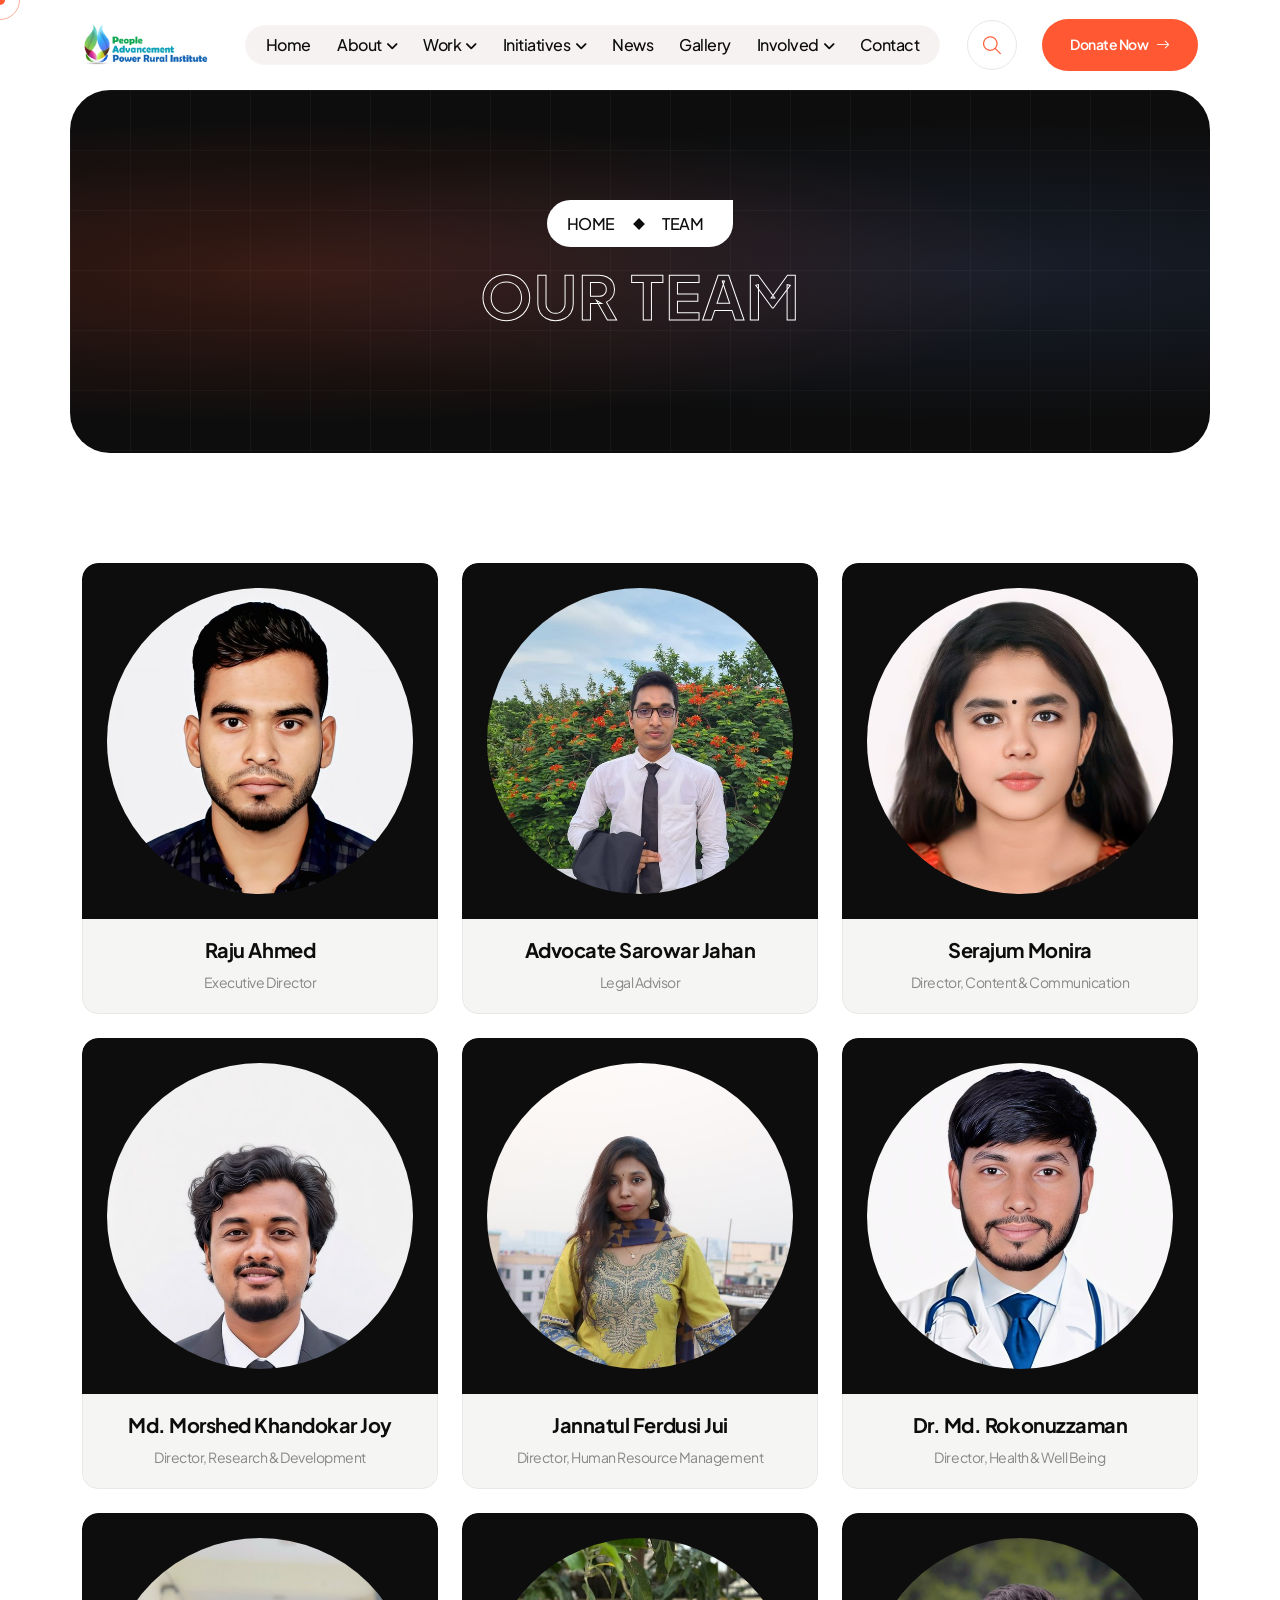
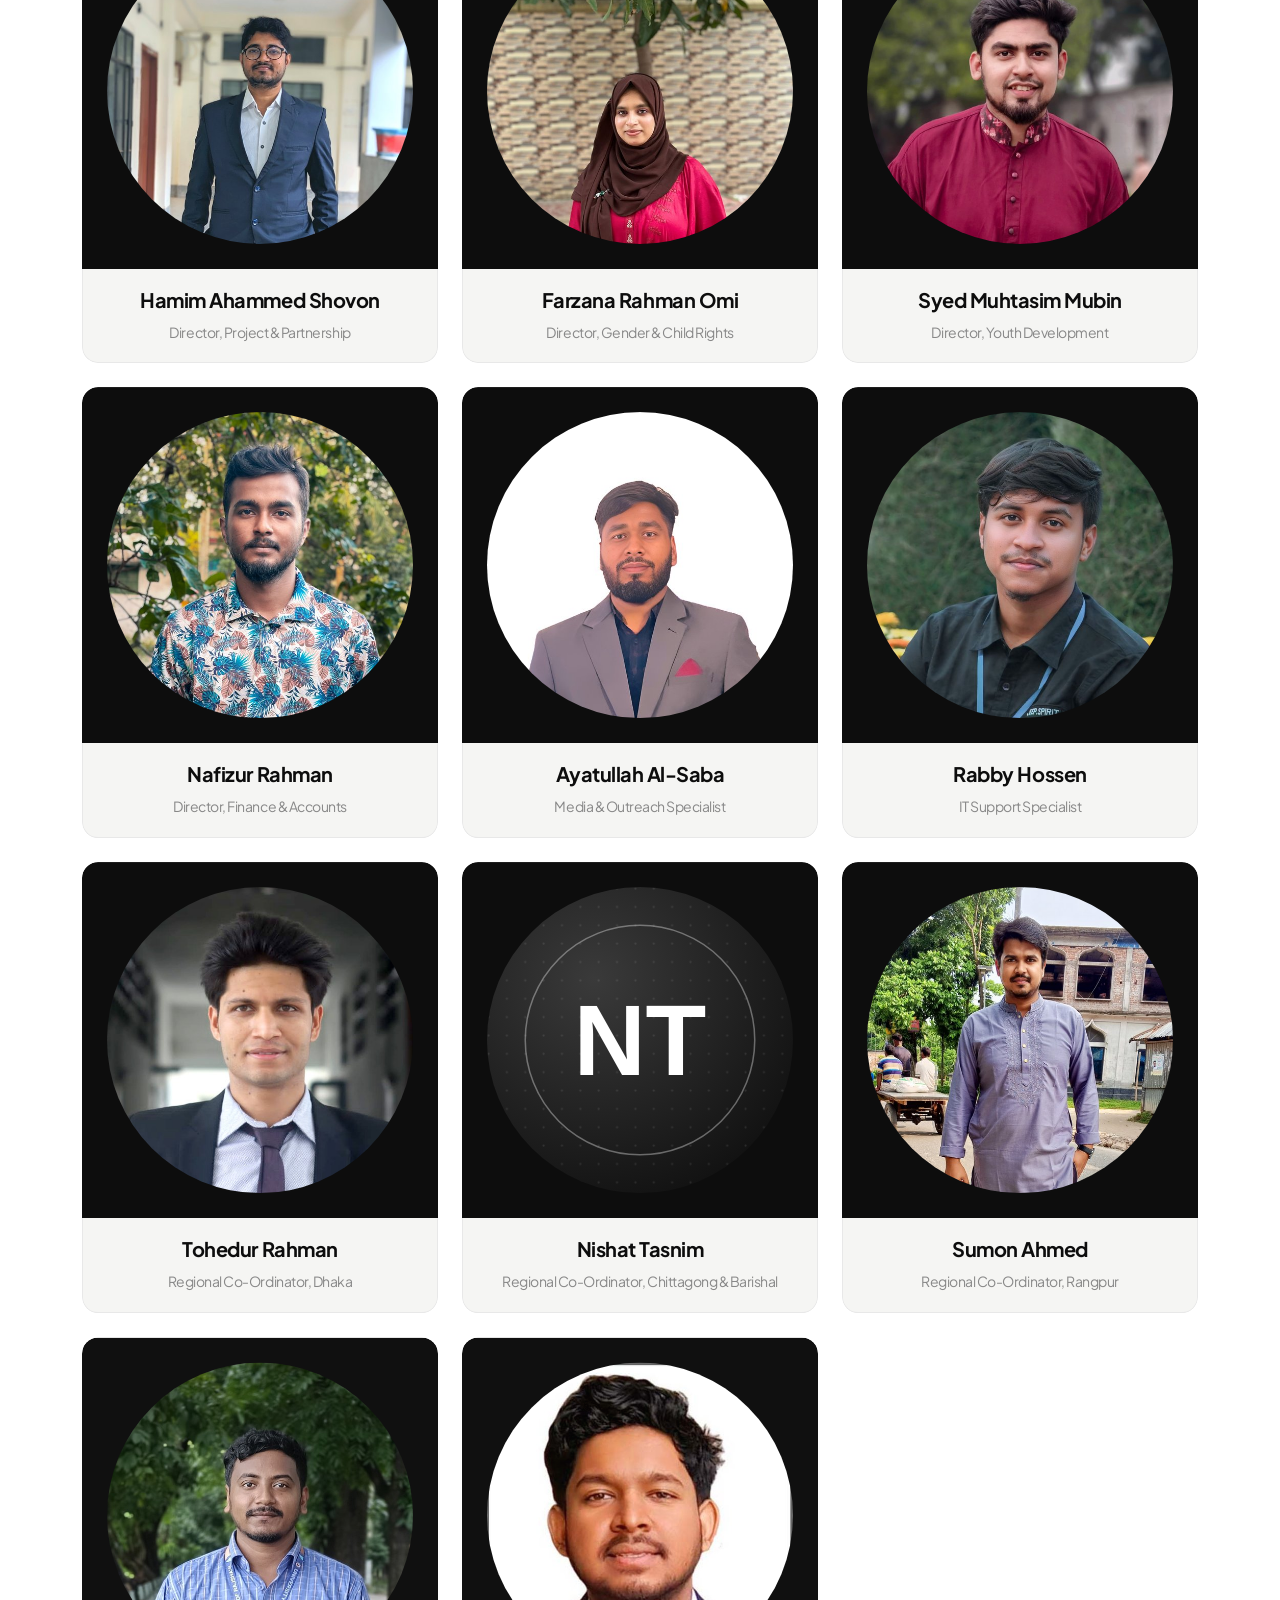
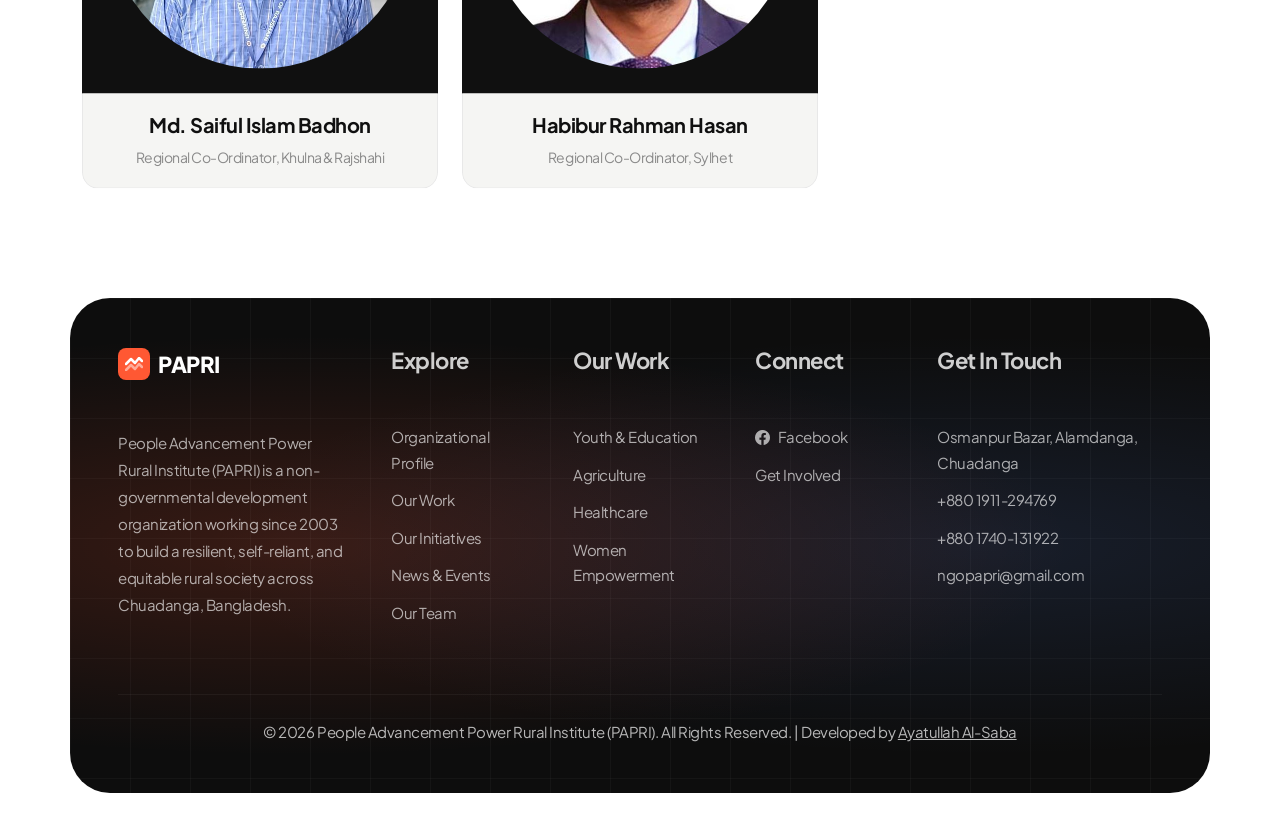
<file: team.html>
<!DOCTYPE html>
<html lang="en">

	<head>
		<!-- Meta -->
		<meta charset="utf-8">
		<meta http-equiv="X-UA-Compatible" content="IE=edge">
		<meta name="viewport" content="width=device-width, initial-scale=1.0">

		<!-- The above 3 meta tags *must* come first in the head; any other head content must come *after* these tags -->

		<!-- SITE TITLE -->
		<title>Our Team - PAPRI | Leadership &amp; Board of Directors</title>
		<!-- Favicon -->
		<link rel="shortcut icon" href="assets/img/logo/favicon.png" type="image/png">
		<!-- Latest Bootstrap min CSS -->
		<link rel="stylesheet" href="assets/css/plugin.min.css">
		<link rel="stylesheet" href="assets/fonts/all.min.css">
		<link rel="stylesheet" href="assets/fonts/bootstrap-icons.min.css">
		<link rel="stylesheet" href="assets/css/theme-spacing.min.css">
		<link rel="stylesheet" href="assets/css/style.css">
		<link rel="stylesheet" href="assets/css/responsive.css">
	</head>
	
<body>

	<!--START PAGE WRAPPER-->
	<div class="page-wrapper">
	
		<!-- START PRELOADER -->
		<div id="atf-preloader" class="atf-preloader is-active" aria-hidden="true">
			<div class="atf-preloader__inner">
				<!-- Spinner -->
				<div class="atf-preloader__spinner"></div>
				<!-- Brand Text -->
				<div class="atf-preloader__text">
					<span class="atf-preloader__letter" data-letter="P">P</span>
					<span class="atf-preloader__letter" data-letter="A">A</span>
					<span class="atf-preloader__letter" data-letter="P">P</span>
					<span class="atf-preloader__letter" data-letter="R">R</span>
					<span class="atf-preloader__letter" data-letter="I">I</span>
				</div>	
				<!-- Loading Text -->
				<p class="atf-preloader__loading text-center">Loading...</p>	
			</div>
			<!-- Overlay -->
			<div class="atf-preloader__overlay">
				<div class="atf-preloader__col atf-preloader__col--left">
					<div class="atf-preloader__bg"></div>
				</div>
				<div class="atf-preloader__col atf-preloader__col--left">
					<div class="atf-preloader__bg"></div>
				</div>
				<div class="atf-preloader__col atf-preloader__col--right">
					<div class="atf-preloader__bg"></div>
				</div>
				<div class="atf-preloader__col atf-preloader__col--right">
					<div class="atf-preloader__bg"></div>
				</div>
			</div>
		</div>
		<!-- END PRELOADER	 -->
		
		<!-- CURSOR BODY START -->
		<div class="cursor_body">
			<div class="cursor-in"></div>
			<div class="cursor-out"></div>
		</div>		  
		<!-- CURSOR BODY END -->
		
		<!-- Scroll to top -->
		<div id="scroll-top"><i class="bi bi-arrow-up"></i></div>
				
		<!-- Start Hamburger area  -->
		<div class="atf-hamburger">
			<div class="atf-hamburger-wrapper">
				<div class="atf-hamburger-header d-flex justify-content-between align-items-center mb-50">
					<div class="atf-hamburger-logo">
					   <a href="index.html"><img src="assets/img/logo/logo.png" alt="PAPRI Logo"></a>
					</div>
					<div class="atf-hamburger-close">
					   <button class="atf-hamburger-close-toggle"><i class="fa fa-times"></i></button>
					</div>
				</div>
			 
				<div class="atf-hamburger-menu d-block d-xl-none mb-50">
					<nav></nav>
				</div>
			 

				<div class="atf-hamburger-info mb-50">
					<h3 class="atf-hamburger-sm-title">Our Office</h3>
					<span><a href="tel:+8801911294769"><i class="fa fa-phone me-2"></i> +880 1911-294769</a></span>
					<span><a href="mailto:ngopapri@gmail.com"><i class="fa fa-envelope me-2"></i> ngopapri@gmail.com</a></span>
					<span><a href="#"><i class="fas fa-map-marker-alt me-2"></i> Osmanpur Bazar, Alamdanga, Chuadanga, Bangladesh</a></span>
				</div>
			 
				<div class="atf-hamburger-social mb-50">
					<h3 class="atf-hamburger-sm-title">Follow Us</h3>
					<a href="https://www.facebook.com/profile.php?id=100067459734915"><i class="fab fa-facebook-f"></i></a>
					
				</div>
			</div>
		</div>
		
		<!-- Start Search Area -->
		<div class="atf-searching-area">
			<form class="atf-searching-form">
				<input type="text" name="#0" placeholder="Search ...">
				<button type="submit"><i class="fa-light fa-magnifying-glass"></i></button>
			</form>
		  <button type="button" class="atf-searching-close-btn"><i class="fa-light fa-xmark"></i></button>
		</div>
		<!-- Start Search Area -->

		<div class="atf-hamburger-overlay"></div>
		<!-- End Hamburger area  -->

		<!-- START HEADER SECTION-->
		<header class="atf-header-area">
			<div class="atf-site-header atf-style1 atf-sticky-header">
				<div class="container">
					<div class="row align-items-center">
						<div class="col-xl-2 col-lg-6 col-md-5 col-sm-6 col-6 ">
							<div class="atf-site-logo">
							   <a href="index.html"><img class="logo-black" src="assets/img/logo/logo.png" alt="PAPRI Logo"></a>
							   <a href="index.html"><img class="logo-white" src="assets/img/logo/logo.png" alt="PAPRI Logo"></a>
							</div>
						</div>
						
						<div class="col-xl-7 d-none d-xl-block">
							<div class="atf-main-menu d-flex justify-content-center">
								<nav class="atf-nav atf-mobile-menu-active atf-onepage-menu">
									<ul class="atf-nav-list">
										<li><a href="index.html">Home</a></li>
										<li class="menu-item-children"><a href="about.html">About</a>
											<ul class="sub-menu">
												<li><a href="about.html">Organizational Profile</a></li>
												<li><a href="about.html#director">Executive Director</a></li>
												<li><a href="team.html">Our Team</a></li>
												<li><a href="about.html#legal">Legal Status &amp; Registration</a></li>
											</ul>
										</li>
										<li class="menu-item-children"><a href="service.html">Work</a>
											<ul class="sub-menu">
												<li><a href="service.html#youth">Youth Development &amp; Education</a></li>
												<li><a href="service.html#climate">Climate Resilience &amp; Environment</a></li>
												<li><a href="service.html#agriculture">Agriculture &amp; Rural Development</a></li>
												<li><a href="service.html#health">Healthcare &amp; Sanitation</a></li>
												<li><a href="service.html#women">Women Empowerment</a></li>
												<li><a href="service.html#research">Research &amp; Development</a></li>
											</ul>
										</li>
										<li class="menu-item-children"><a href="service-details.html">Initiatives</a>
											<ul class="sub-menu">
												<li><a href="service-details.html#skill">PAPRI Skill Development Centre</a></li>
												<li><a href="service-details.html#mayer">Mayer School</a></li>
											</ul>
										</li>
										<li><a href="blog.html">News</a></li>
										<li><a href="gallery.html">Gallery</a></li>
										<li class="menu-item-children"><a href="client.html">Involved</a>
											<ul class="sub-menu">
												<li><a href="client.html">PAPRI Youth Change-Makers</a></li>
												<li><a href="client.html#board">National Board of PYC</a></li>
												<li><a href="client.html#volunteer">Become a Volunteer</a></li>
											</ul>
										</li>
										<li><a href="contact.html">Contact</a></li>
									</ul>
								</nav>
							</div>
						</div><!-- END COL -->

						<div class="col-xl-3 col-lg-6 col-md-7 col-sm-6 col-6">
							<div class="atf-header-bottom-right d-flex align-items-center justify-content-end">
								<button type="button" class="atf-searching-btn style1 d-none d-md-block">
									<i class="fa-light fa-magnifying-glass"></i>
								 </button>

								<div class="atf-menu-btn d-flex align-items-center">
									<a href="contact.html" class="btn-primary-custom d-none d-md-inline-flex">Donate Now <i class="bi bi-arrow-right"></i></a>
								</div>
								<div class="atf-main-menu-bars d-block d-xl-none">
									<button class="atf-hamburger-toogle">
										<i class="fa-light fa-bars"></i>
									</button>
								</div>
							</div>
						</div><!-- END COL -->
					</div><!-- END ROW -->
				</div><!-- END CONTAINER -->
			</div>
		</header>
		<!-- END HEADER SECTION-->
			
		<main>
		
			<!-- START BREADCRUMB -->
			<section class="breadcrumb-area breadcrumb-cover-bg p-relative">
				 <div class="container footer-area px-5  section-pad">
					<div class="row justify-content-center text-center">
					   <div class="col-xxl-12">
						  <div class="breadcrumb-content p-relative z-index-2">
							<div class="breadcrumb-single-content mb-10">
								<span><a href="index.html">HOME</a></span>
								<span><i class="arrow down"></i></span>
								<span class="breadcrumb-sub-title">TEAM</span>
							</div>
							<h3 class="breadcrumb-title anime-style-3">OUR TEAM</h3>
							</div>
					   </div>
					</div>
				 </div>
			</section>
			<!-- END BREADCRUMB -->
			
			<!-- ============ TEAM ============ -->
			<section id="team" class="section-pad">
				<div class="container">
					<div class="row g-4">
						<!-- Member 1: Raju Ahmed -->
						<div class="col-lg-4 col-md-6 fade-up">
							<div class="team-card">
								<div class="team-img">
									<img src="assets/img/team/raju-ahmed.jpg" alt="Raju Ahmed">
								</div>
								<div class="team-role-tag">Executive Director</div>
								<div class="team-card-body">
									<div class="team-name"><h3>Raju Ahmed</h3></div>
									<div class="team-role">Executive Director</div>
								</div>
							</div>
						</div>
						
						<!-- Member 2: Advocate Sarowar Jahan -->
						<div class="col-lg-4 col-md-6 fade-up" style="animation-delay:.1s">
							<div class="team-card">
								<div class="team-img">
									<img src="assets/img/team/sarowar-jahan.jpg" alt="Advocate Sarowar Jahan">
								</div>
								<div class="team-role-tag">Legal Advisor</div>
								<div class="team-card-body">
									<div class="team-name"><h3>Advocate Sarowar Jahan</h3></div>
									<div class="team-role">Legal Advisor</div>
								</div>
							</div>
						</div>
						
						<!-- Member 3: Serajum Monira -->
						<div class="col-lg-4 col-md-6 fade-up" style="animation-delay:.2s">
							<div class="team-card">
								<div class="team-img">
									<img src="assets/img/team/serajum-monira.jpg" alt="Serajum Monira">
								</div>
								<div class="team-role-tag">Content &amp; Communication</div>
								<div class="team-card-body">
									<div class="team-name"><h3>Serajum Monira</h3></div>
									<div class="team-role">Director, Content &amp; Communication</div>
								</div>
							</div>
						</div>
						
						<!-- Member 4: Md. Morshed Khandokar Joy -->
						<div class="col-lg-4 col-md-6 fade-up" style="animation-delay:.3s">
							<div class="team-card">
								<div class="team-img">
									<img src="assets/img/team/morshed-joy.jpg" alt="Md. Morshed Khandokar Joy">
								</div>
								<div class="team-role-tag">Research &amp; Development</div>
								<div class="team-card-body">
									<div class="team-name"><h3>Md. Morshed Khandokar Joy</h3></div>
									<div class="team-role">Director, Research &amp; Development</div>
								</div>
							</div>
						</div>
						
						<!-- Member 5: Jannatul Ferdusi Jui -->
						<div class="col-lg-4 col-md-6 fade-up">
							<div class="team-card">
								<div class="team-img">
									<img src="assets/img/team/jannatul-jui.jpg" alt="Jannatul Ferdusi Jui">
								</div>
								<div class="team-role-tag">Human Resource Management</div>
								<div class="team-card-body">
									<div class="team-name"><h3>Jannatul Ferdusi Jui</h3></div>
									<div class="team-role">Director, Human Resource Management</div>
								</div>
							</div>
						</div>
						
						<!-- Member 6: Dr. Md. Rokonuzzaman -->
						<div class="col-lg-4 col-md-6 fade-up" style="animation-delay:.1s">
							<div class="team-card">
								<div class="team-img">
									<img src="assets/img/team/rokonuzzaman.jpg" alt="Dr. Md. Rokonuzzaman">
								</div>
								<div class="team-role-tag">Health &amp; Well Being</div>
								<div class="team-card-body">
									<div class="team-name"><h3>Dr. Md. Rokonuzzaman</h3></div>
									<div class="team-role">Director, Health &amp; Well Being</div>
								</div>
							</div>
						</div>
						
						<!-- Member 7: Hamim Ahammed Shovon -->
						<div class="col-lg-4 col-md-6 fade-up" style="animation-delay:.2s">
							<div class="team-card">
								<div class="team-img">
									<img src="assets/img/team/hamim-shovon.jpg" alt="Hamim Ahammed Shovon">
								</div>
								<div class="team-role-tag">Project &amp; Partnership</div>
								<div class="team-card-body">
									<div class="team-name"><h3>Hamim Ahammed Shovon</h3></div>
									<div class="team-role">Director, Project &amp; Partnership</div>
								</div>
							</div>
						</div>
						
						<!-- Member 8: Farzana Rahman Omi -->
						<div class="col-lg-4 col-md-6 fade-up" style="animation-delay:.3s">
							<div class="team-card">
								<div class="team-img">
									<img src="assets/img/team/farzana-omi.jpg" alt="Farzana Rahman Omi">
								</div>
								<div class="team-role-tag">Gender &amp; Child Rights</div>
								<div class="team-card-body">
									<div class="team-name"><h3>Farzana Rahman Omi</h3></div>
									<div class="team-role">Director, Gender &amp; Child Rights</div>
								</div>
							</div>
						</div>
						
						<!-- Member 9: Syed Muhtasim Mubin -->
						<div class="col-lg-4 col-md-6 fade-up">
							<div class="team-card">
								<div class="team-img">
									<img src="assets/img/team/syed-mubin.jpg" alt="Syed Muhtasim Mubin">
								</div>
								<div class="team-role-tag">Youth Development</div>
								<div class="team-card-body">
									<div class="team-name"><h3>Syed Muhtasim Mubin</h3></div>
									<div class="team-role">Director, Youth Development</div>
								</div>
							</div>
						</div>
						
						<!-- Member 10: Nafizur Rahman -->
						<div class="col-lg-4 col-md-6 fade-up" style="animation-delay:.1s">
							<div class="team-card">
								<div class="team-img">
									<img src="assets/img/team/nafizur-rahman.jpg" alt="Nafizur Rahman">
								</div>
								<div class="team-role-tag">Finance &amp; Accounts</div>
								<div class="team-card-body">
									<div class="team-name"><h3>Nafizur Rahman</h3></div>
									<div class="team-role">Director, Finance &amp; Accounts</div>
								</div>
							</div>
						</div>
						
						<!-- Member 11: Ayatullah Al-Saba -->
						<div class="col-lg-4 col-md-6 fade-up" style="animation-delay:.2s">
							<div class="team-card">
								<div class="team-img">
									<img src="assets/img/team/ayatullah-alsaba.jpg" alt="Ayatullah Al-Saba">
								</div>
								<div class="team-role-tag">Media &amp; Outreach Specialist</div>
								<div class="team-card-body">
									<div class="team-name"><h3>Ayatullah Al-Saba</h3></div>
									<div class="team-role">Media &amp; Outreach Specialist</div>
								</div>
							</div>
						</div>
						
						<!-- Member 12: Rabby Hossen -->
						<div class="col-lg-4 col-md-6 fade-up" style="animation-delay:.3s">
							<div class="team-card">
								<div class="team-img">
									<img src="assets/img/team/rabby-hossen.jpg" alt="Rabby Hossen">
								</div>
								<div class="team-role-tag">IT Support Specialist</div>
								<div class="team-card-body">
									<div class="team-name"><h3>Rabby Hossen</h3></div>
									<div class="team-role">IT Support Specialist</div>
								</div>
							</div>
						</div>
						
						<!-- Member 13: Tohedur Rahman -->
						<div class="col-lg-4 col-md-6 fade-up">
							<div class="team-card">
								<div class="team-img">
									<img src="assets/img/team/tohedur-rahman.jpg" alt="Tohedur Rahman">
								</div>
								<div class="team-role-tag">Dhaka</div>
								<div class="team-card-body">
									<div class="team-name"><h3>Tohedur Rahman</h3></div>
									<div class="team-role">Regional Co-Ordinator, Dhaka</div>
								</div>
							</div>
						</div>
						
						<!-- Member 14: Nishat Tasnim -->
						<div class="col-lg-4 col-md-6 fade-up" style="animation-delay:.1s">
							<div class="team-card">
								<div class="team-img">
									<img src="[data-uri]" alt="Nishat Tasnim">
								</div>
								<div class="team-role-tag">Chittagong &amp; Barishal</div>
								<div class="team-card-body">
									<div class="team-name"><h3>Nishat Tasnim</h3></div>
									<div class="team-role">Regional Co-Ordinator, Chittagong &amp; Barishal</div>
								</div>
							</div>
						</div>
						
						<!-- Member 15: Sumon Ahmed -->
						<div class="col-lg-4 col-md-6 fade-up" style="animation-delay:.2s">
							<div class="team-card">
								<div class="team-img">
									<img src="assets/img/team/sumon-ahmed.jpg" alt="Sumon Ahmed">
								</div>
								<div class="team-role-tag">Rangpur</div>
								<div class="team-card-body">
									<div class="team-name"><h3>Sumon Ahmed</h3></div>
									<div class="team-role">Regional Co-Ordinator, Rangpur</div>
								</div>
							</div>
						</div>
						
						<!-- Member 16: Md. Saiful Islam Badhon -->
						<div class="col-lg-4 col-md-6 fade-up" style="animation-delay:.3s">
							<div class="team-card">
								<div class="team-img">
									<img src="assets/img/team/saiful-badhon.jpg" alt="Md. Saiful Islam Badhon">
								</div>
								<div class="team-role-tag">Khulna &amp; Rajshahi</div>
								<div class="team-card-body">
									<div class="team-name"><h3>Md. Saiful Islam Badhon</h3></div>
									<div class="team-role">Regional Co-Ordinator, Khulna &amp; Rajshahi</div>
								</div>
							</div>
						</div>
						
						<!-- Member 17: Habibur Rahman Hasan -->
						<div class="col-lg-4 col-md-6 fade-up">
							<div class="team-card">
								<div class="team-img">
									<img src="assets/img/team/habibur-hasan.jpg" alt="Habibur Rahman Hasan">
								</div>
								<div class="team-role-tag">Sylhet</div>
								<div class="team-card-body">
									<div class="team-name"><h3>Habibur Rahman Hasan</h3></div>
									<div class="team-role">Regional Co-Ordinator, Sylhet</div>
								</div>
							</div>
						</div>
						
					</div>
				</div>
			</section>



		</main>

		<!-- ============ FOOTER ============ -->
		<footer id="footer">
			<div class="container footer-area px-5 py-5">
				<div class="row g-5">
					<!-- Brand Column -->
					<div class="col-lg-3 col-md-6">
						<div class="footer-brand">
							<div class="logo-icon"> 
								<svg width="18" height="14" viewBox="0 0 18 14" fill="none">
									<path d="M1 7L6 2L10 6L14 1L17 4" stroke="white" stroke-width="2.5" stroke-linecap="round" stroke-linejoin="round"/>
									<path d="M1 13L6 8L10 12L14 7L17 10" stroke="rgba(255,255,255,.5)" stroke-width="2.5" stroke-linecap="round" stroke-linejoin="round"/>
								</svg>
							</div>
							PAPRI 
						</div>
						<p class="footer-desc">People Advancement Power Rural Institute (PAPRI) is a non-governmental development organization working since 2003 to build a resilient, self-reliant, and equitable rural society across Chuadanga, Bangladesh.</p>
					</div>

					<!-- Quick Links Column -->
					<div class="col-lg-2 col-md-6">
						<div class="footer-col">
							<h3>Explore</h3>
							<ul class="footer-links">
								<li><a href="about.html">Organizational Profile</a></li>
								<li><a href="service.html">Our Work</a></li>
								<li><a href="service-details.html">Our Initiatives</a></li>
								<li><a href="blog.html">News &amp; Events</a></li>
								<li><a href="team.html">Our Team</a></li>
							</ul>
						</div>
					</div>

					<!-- Services Column -->
					<div class="col-lg-2 col-md-6">
						<div class="footer-col">
							<h3>Our Work</h3>
							<ul class="footer-links">
								<li><a href="service.html#youth">Youth &amp; Education</a></li>
								<li><a href="service.html#agriculture">Agriculture</a></li>
								<li><a href="service.html#health">Healthcare</a></li>
								<li><a href="service.html#women">Women Empowerment</a></li>
							</ul>
						</div>
					</div>

					<!-- Social Media Column -->
					<div class="col-lg-2 col-md-6">
						<div class="footer-col">
							<h3>Connect</h3>
							<ul class="footer-links">
								<li><a href="https://www.facebook.com/profile.php?id=100067459734915"><i class="bi bi-facebook me-2"></i>Facebook</a></li>
								
								<li><a href="client.html">Get Involved</a></li>
							</ul>
						</div>
					</div>

					<!-- Contact Information Column -->
					<div class="col-lg-3 col-md-6">
						<div class="footer-col">
							<h3>Get in Touch</h3>
							<ul class="footer-links">
								<li><a href="https://maps.google.com/?q=Osmanpur+Bazar+Alamdanga+Chuadanga" target="_blank">Osmanpur Bazar, Alamdanga, Chuadanga</a></li>
								<li><a href="tel:+8801911294769">+880 1911-294769</a></li>
								<li><a href="tel:+8801740131922">+880 1740-131922</a></li>
								<li><a href="mailto:ngopapri@gmail.com">ngopapri@gmail.com</a></li>
							</ul>
						</div>
					</div>
				</div>

				<!-- Footer Bottom -->
				<hr class="footer-divider">
				<p class="footer-copy">&copy; 2026 People Advancement Power Rural Institute (PAPRI). All Rights Reserved. | Developed by <a href="#" style="color:inherit;text-decoration:underline;">Ayatullah Al-Saba</a></p>
			</div>
		</footer>
	
	</div>
	<!-- =============================================
	SCRIPTS
	============================================= -->
	<!-- Latest jQuery -->
	<script src="assets/js/jquery.min.js"></script>
	<script src="assets/js/bootstrap.bundle.min.js"></script>
	<script src="assets/js/plugin.min.js"></script>
	<script src="assets/js/gsap.js"></script>
	<script src="assets/js/form-contact.js"></script>
	<script src="assets/js/main.js"></script>
	<script src="assets/js/site-search.js"></script>

</body>
</html>
</file>
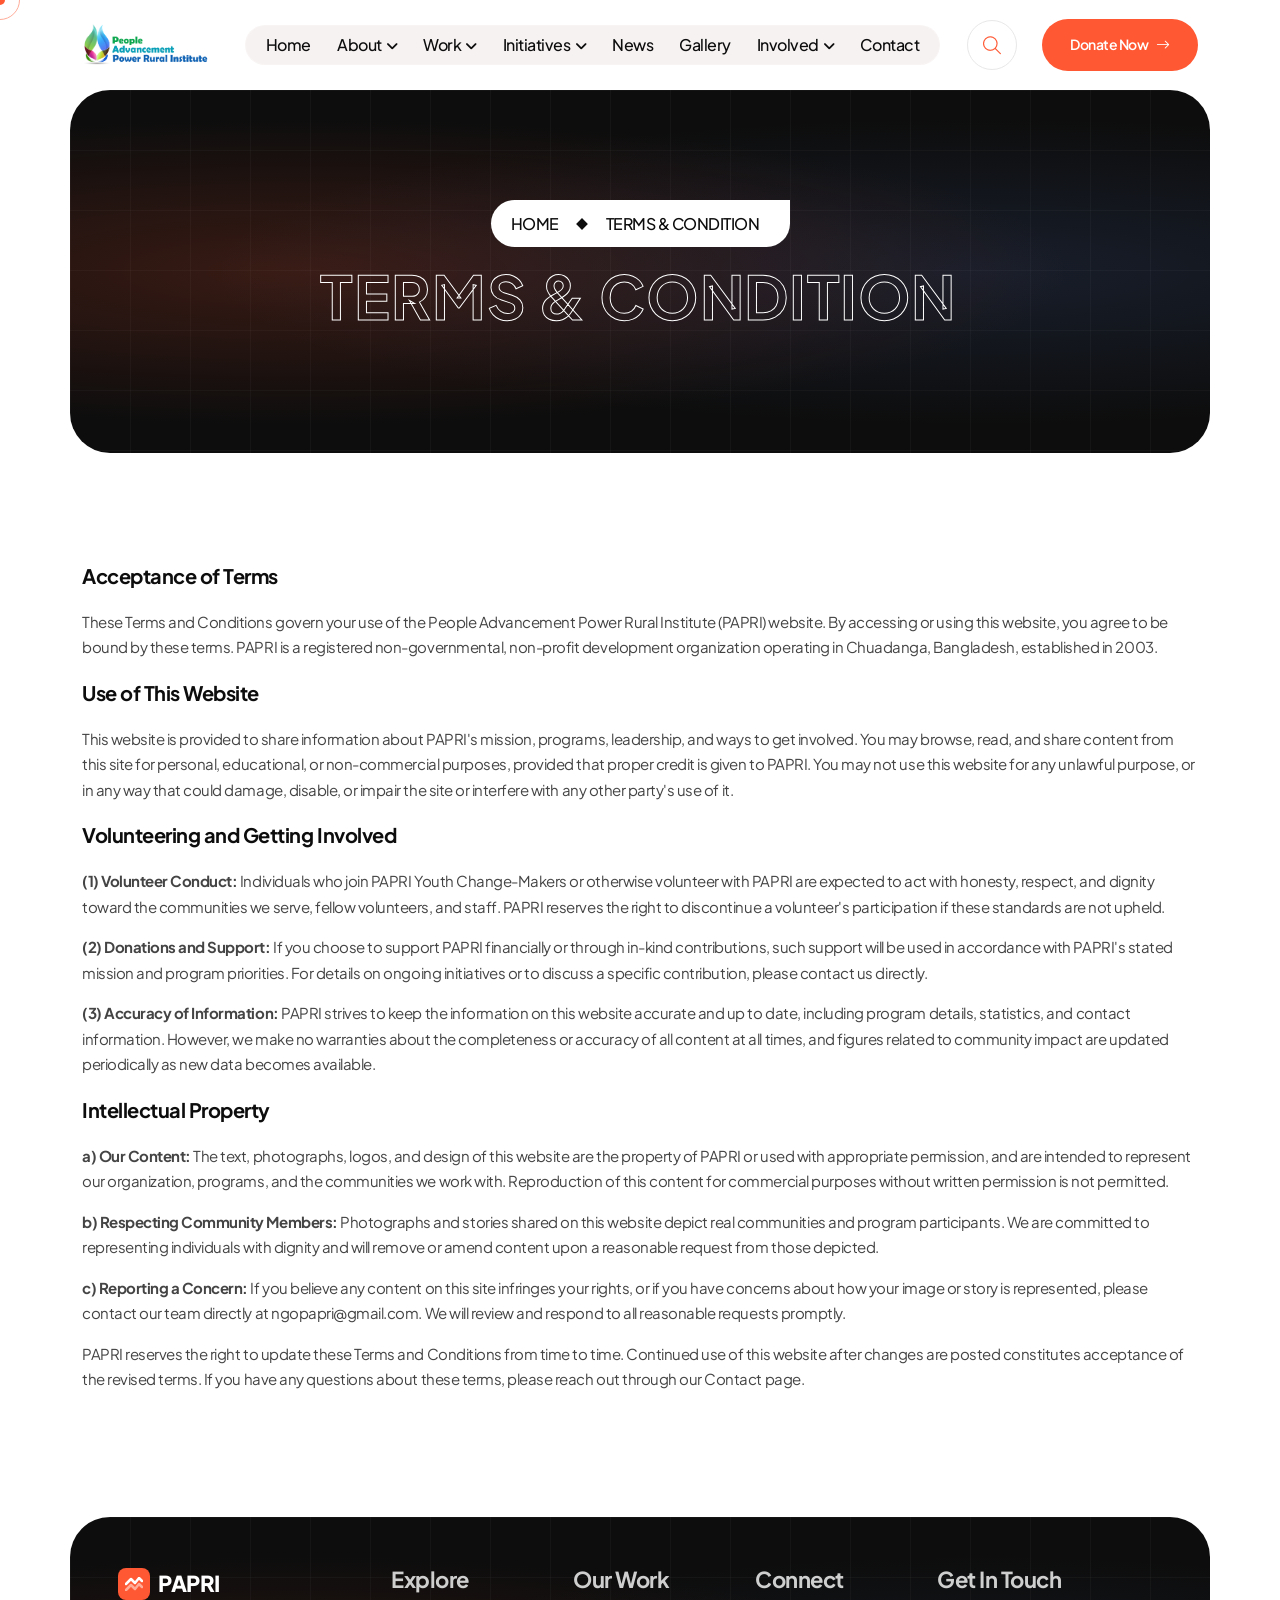
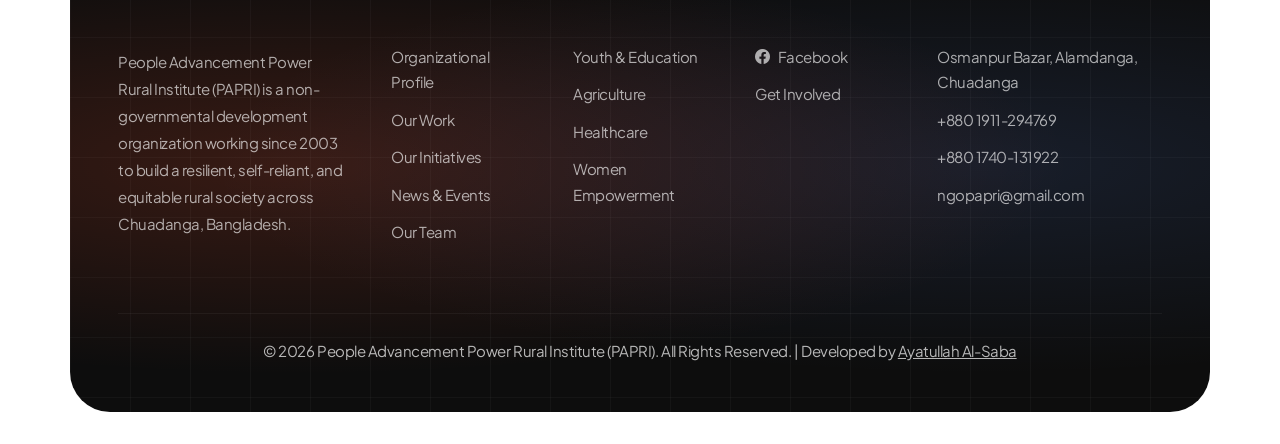
<file: terms.html>
<!DOCTYPE html>
<html lang="en">

	<head>
		<!-- Meta -->
		<meta charset="utf-8">
		<meta http-equiv="X-UA-Compatible" content="IE=edge">
		<meta name="viewport" content="width=device-width, initial-scale=1.0">

		<!-- The above 3 meta tags *must* come first in the head; any other head content must come *after* these tags -->

		<!-- SITE TITLE -->
		<title>Terms &amp; Conditions - PAPRI</title>
		<!-- Favicon -->
		<link rel="shortcut icon" href="assets/img/logo/favicon.png" type="image/png">
		<!-- Latest Bootstrap min CSS -->
		<link rel="stylesheet" href="assets/css/plugin.min.css">
		<link rel="stylesheet" href="assets/fonts/all.min.css">
		<link rel="stylesheet" href="assets/fonts/bootstrap-icons.min.css">
		<link rel="stylesheet" href="assets/css/theme-spacing.min.css">
		<link rel="stylesheet" href="assets/css/style.css">
		<link rel="stylesheet" href="assets/css/responsive.css">
	</head>
	
<body>

	<!--START PAGE WRAPPER-->
	<div class="page-wrapper">
	
		<!-- START PRELOADER -->
		<div id="atf-preloader" class="atf-preloader is-active" aria-hidden="true">
			<div class="atf-preloader__inner">
				<!-- Spinner -->
				<div class="atf-preloader__spinner"></div>
				<!-- Brand Text -->
				<div class="atf-preloader__text">
					<span class="atf-preloader__letter" data-letter="P">P</span>
					<span class="atf-preloader__letter" data-letter="A">A</span>
					<span class="atf-preloader__letter" data-letter="P">P</span>
					<span class="atf-preloader__letter" data-letter="R">R</span>
					<span class="atf-preloader__letter" data-letter="I">I</span>
				</div>	
				<!-- Loading Text -->
				<p class="atf-preloader__loading text-center">Loading...</p>	
			</div>
			<!-- Overlay -->
			<div class="atf-preloader__overlay">
				<div class="atf-preloader__col atf-preloader__col--left">
					<div class="atf-preloader__bg"></div>
				</div>
				<div class="atf-preloader__col atf-preloader__col--left">
					<div class="atf-preloader__bg"></div>
				</div>
				<div class="atf-preloader__col atf-preloader__col--right">
					<div class="atf-preloader__bg"></div>
				</div>
				<div class="atf-preloader__col atf-preloader__col--right">
					<div class="atf-preloader__bg"></div>
				</div>
			</div>
		</div>
		<!-- END PRELOADER	 -->
		
		<!-- CURSOR BODY START -->
		<div class="cursor_body">
			<div class="cursor-in"></div>
			<div class="cursor-out"></div>
		</div>		  
		<!-- CURSOR BODY END -->
		
		<!-- Scroll to top -->
		<div id="scroll-top"><i class="bi bi-arrow-up"></i></div>
				
		<!-- Start Hamburger area  -->
		<div class="atf-hamburger">
			<div class="atf-hamburger-wrapper">
				<div class="atf-hamburger-header d-flex justify-content-between align-items-center mb-50">
					<div class="atf-hamburger-logo">
					   <a href="index.html"><img src="assets/img/logo/logo.png" alt="PAPRI Logo"></a>
					</div>
					<div class="atf-hamburger-close">
					   <button class="atf-hamburger-close-toggle"><i class="fa fa-times"></i></button>
					</div>
				</div>
			 
				<div class="atf-hamburger-menu d-block d-xl-none mb-50">
					<nav></nav>
				</div>
			 

				<div class="atf-hamburger-info mb-50">
					<h3 class="atf-hamburger-sm-title">Our Office</h3>
					<span><a href="tel:+8801911294769"><i class="fa fa-phone me-2"></i> +880 1911-294769</a></span>
					<span><a href="mailto:ngopapri@gmail.com"><i class="fa fa-envelope me-2"></i> ngopapri@gmail.com</a></span>
					<span><a href="#"><i class="fas fa-map-marker-alt me-2"></i> Osmanpur Bazar, Alamdanga, Chuadanga, Bangladesh</a></span>
				</div>
			 
				<div class="atf-hamburger-social mb-50">
					<h3 class="atf-hamburger-sm-title">Follow Us</h3>
					<a href="https://www.facebook.com/profile.php?id=100067459734915"><i class="fab fa-facebook-f"></i></a>
					
				</div>
			</div>
		</div>
		
		<!-- Start Search Area -->
		<div class="atf-searching-area">
			<form class="atf-searching-form">
				<input type="text" name="#0" placeholder="Search ...">
				<button type="submit"><i class="fa-light fa-magnifying-glass"></i></button>
			</form>
		  <button type="button" class="atf-searching-close-btn"><i class="fa-light fa-xmark"></i></button>
		</div>
		<!-- Start Search Area -->

		<div class="atf-hamburger-overlay"></div>
		<!-- End Hamburger area  -->

		<!-- START HEADER SECTION-->
		<header class="atf-header-area">
			<div class="atf-site-header atf-style1 atf-sticky-header">
				<div class="container">
					<div class="row align-items-center">
						<div class="col-xl-2 col-lg-6 col-md-5 col-sm-6 col-6 ">
							<div class="atf-site-logo">
							   <a href="index.html"><img class="logo-black" src="assets/img/logo/logo.png" alt="PAPRI Logo"></a>
							   <a href="index.html"><img class="logo-white" src="assets/img/logo/logo.png" alt="PAPRI Logo"></a>
							</div>
						</div>
						
						<div class="col-xl-7 d-none d-xl-block">
							<div class="atf-main-menu d-flex justify-content-center">
								<nav class="atf-nav atf-mobile-menu-active atf-onepage-menu">
									<ul class="atf-nav-list">
										<li><a href="index.html">Home</a></li>
										<li class="menu-item-children"><a href="about.html">About</a>
											<ul class="sub-menu">
												<li><a href="about.html">Organizational Profile</a></li>
												<li><a href="about.html#director">Executive Director</a></li>
												<li><a href="team.html">Our Team</a></li>
												<li><a href="about.html#legal">Legal Status &amp; Registration</a></li>
											</ul>
										</li>
										<li class="menu-item-children"><a href="service.html">Work</a>
											<ul class="sub-menu">
												<li><a href="service.html#youth">Youth Development &amp; Education</a></li>
												<li><a href="service.html#climate">Climate Resilience &amp; Environment</a></li>
												<li><a href="service.html#agriculture">Agriculture &amp; Rural Development</a></li>
												<li><a href="service.html#health">Healthcare &amp; Sanitation</a></li>
												<li><a href="service.html#women">Women Empowerment</a></li>
												<li><a href="service.html#research">Research &amp; Development</a></li>
											</ul>
										</li>
										<li class="menu-item-children"><a href="service-details.html">Initiatives</a>
											<ul class="sub-menu">
												<li><a href="service-details.html#skill">PAPRI Skill Development Centre</a></li>
												<li><a href="service-details.html#mayer">Mayer School</a></li>
											</ul>
										</li>
										<li><a href="blog.html">News</a></li>
										<li><a href="gallery.html">Gallery</a></li>
										<li class="menu-item-children"><a href="client.html">Involved</a>
											<ul class="sub-menu">
												<li><a href="client.html">PAPRI Youth Change-Makers</a></li>
												<li><a href="client.html#board">National Board of PYC</a></li>
												<li><a href="client.html#volunteer">Become a Volunteer</a></li>
											</ul>
										</li>
										<li><a href="contact.html">Contact</a></li>
									</ul>
								</nav>
							</div>
						</div><!-- END COL -->

						<div class="col-xl-3 col-lg-6 col-md-7 col-sm-6 col-6">
							<div class="atf-header-bottom-right d-flex align-items-center justify-content-end">
								<button type="button" class="atf-searching-btn style1 d-none d-md-block">
									<i class="fa-light fa-magnifying-glass"></i>
								 </button>

								<div class="atf-menu-btn d-flex align-items-center">
									<a href="contact.html" class="btn-primary-custom d-none d-md-inline-flex">Donate Now <i class="bi bi-arrow-right"></i></a>
								</div>
								<div class="atf-main-menu-bars d-block d-xl-none">
									<button class="atf-hamburger-toogle">
										<i class="fa-light fa-bars"></i>
									</button>
								</div>
							</div>
						</div><!-- END COL -->
					</div><!-- END ROW -->
				</div><!-- END CONTAINER -->
			</div>
		</header>
		<!-- END HEADER SECTION-->
			
		<main>
		
			<!-- START BREADCRUMB -->
			<section class="breadcrumb-area breadcrumb-cover-bg p-relative">
				 <div class="container footer-area px-5  section-pad">
					<div class="row justify-content-center text-center">
					   <div class="col-xxl-12">
						  <div class="breadcrumb-content p-relative z-index-2">
							<div class="breadcrumb-single-content mb-10">
								<span><a href="index.html">HOME</a></span>
								<span><i class="arrow down"></i></span>
								<span class="breadcrumb-sub-title">TERMS & CONDITION</span>
							</div>
							<h3 class="breadcrumb-title anime-style-3">TERMS & CONDITION</h3>
							</div>
					   </div>
					</div>
				 </div>
			</section>
			<!-- END BREADCRUMB -->
			
			<!-- Start Inner Terms & Conditions Area -->
			<section class="atf-terms-area section-pad">
				<div class="container">
					<div class="atf-terms-details">
						<h3 class="title mb-20">Acceptance of Terms</h3>
						<p>These Terms and Conditions govern your use of the People Advancement Power Rural Institute (PAPRI) website. By accessing or using this website, you agree to be bound by these terms. PAPRI is a registered non-governmental, non-profit development organization operating in Chuadanga, Bangladesh, established in 2003.</p>

						<h3 class="title mb-20 mt-20">Use of This Website</h3>
						<p>This website is provided to share information about PAPRI's mission, programs, leadership, and ways to get involved. You may browse, read, and share content from this site for personal, educational, or non-commercial purposes, provided that proper credit is given to PAPRI. You may not use this website for any unlawful purpose, or in any way that could damage, disable, or impair the site or interfere with any other party's use of it.</p>

						<h3 class="title mb-20 mt-20">Volunteering and Getting Involved</h3>
						<p><strong>(1) Volunteer Conduct:</strong> Individuals who join PAPRI Youth Change-Makers or otherwise volunteer with PAPRI are expected to act with honesty, respect, and dignity toward the communities we serve, fellow volunteers, and staff. PAPRI reserves the right to discontinue a volunteer's participation if these standards are not upheld.</p>
						<p><strong>(2) Donations and Support:</strong> If you choose to support PAPRI financially or through in-kind contributions, such support will be used in accordance with PAPRI's stated mission and program priorities. For details on ongoing initiatives or to discuss a specific contribution, please contact us directly.</p>
						<p><strong>(3) Accuracy of Information:</strong> PAPRI strives to keep the information on this website accurate and up to date, including program details, statistics, and contact information. However, we make no warranties about the completeness or accuracy of all content at all times, and figures related to community impact are updated periodically as new data becomes available.</p>

						<h3 class="title mb-20 mt-20">Intellectual Property</h3>
						<p><strong>a) Our Content:</strong> The text, photographs, logos, and design of this website are the property of PAPRI or used with appropriate permission, and are intended to represent our organization, programs, and the communities we work with. Reproduction of this content for commercial purposes without written permission is not permitted.</p>
						<p><strong>b) Respecting Community Members:</strong> Photographs and stories shared on this website depict real communities and program participants. We are committed to representing individuals with dignity and will remove or amend content upon a reasonable request from those depicted.</p>
						<p><strong>c) Reporting a Concern:</strong> If you believe any content on this site infringes your rights, or if you have concerns about how your image or story is represented, please contact our team directly at <a href="mailto:ngopapri@gmail.com">ngopapri@gmail.com</a>. We will review and respond to all reasonable requests promptly.</p>

						<p class="mb-0">PAPRI reserves the right to update these Terms and Conditions from time to time. Continued use of this website after changes are posted constitutes acceptance of the revised terms. If you have any questions about these terms, please reach out through our <a href="contact.html">Contact page</a>.</p>
					</div>
				</div>
			</section>
			<!-- End Inner Terms & Conditions Area -->
						

		</main>

		<!-- ============ FOOTER ============ -->
		<footer id="footer">
			<div class="container footer-area px-5 py-5">
				<div class="row g-5">
					<!-- Brand Column -->
					<div class="col-lg-3 col-md-6">
						<div class="footer-brand">
							<div class="logo-icon"> 
								<svg width="18" height="14" viewBox="0 0 18 14" fill="none">
									<path d="M1 7L6 2L10 6L14 1L17 4" stroke="white" stroke-width="2.5" stroke-linecap="round" stroke-linejoin="round"/>
									<path d="M1 13L6 8L10 12L14 7L17 10" stroke="rgba(255,255,255,.5)" stroke-width="2.5" stroke-linecap="round" stroke-linejoin="round"/>
								</svg>
							</div>
							PAPRI 
						</div>
						<p class="footer-desc">People Advancement Power Rural Institute (PAPRI) is a non-governmental development organization working since 2003 to build a resilient, self-reliant, and equitable rural society across Chuadanga, Bangladesh.</p>
					</div>

					<!-- Quick Links Column -->
					<div class="col-lg-2 col-md-6">
						<div class="footer-col">
							<h3>Explore</h3>
							<ul class="footer-links">
								<li><a href="about.html">Organizational Profile</a></li>
								<li><a href="service.html">Our Work</a></li>
								<li><a href="service-details.html">Our Initiatives</a></li>
								<li><a href="blog.html">News &amp; Events</a></li>
								<li><a href="team.html">Our Team</a></li>
							</ul>
						</div>
					</div>

					<!-- Services Column -->
					<div class="col-lg-2 col-md-6">
						<div class="footer-col">
							<h3>Our Work</h3>
							<ul class="footer-links">
								<li><a href="service.html#youth">Youth &amp; Education</a></li>
								<li><a href="service.html#agriculture">Agriculture</a></li>
								<li><a href="service.html#health">Healthcare</a></li>
								<li><a href="service.html#women">Women Empowerment</a></li>
							</ul>
						</div>
					</div>

					<!-- Social Media Column -->
					<div class="col-lg-2 col-md-6">
						<div class="footer-col">
							<h3>Connect</h3>
							<ul class="footer-links">
								<li><a href="https://www.facebook.com/profile.php?id=100067459734915"><i class="bi bi-facebook me-2"></i>Facebook</a></li>
								
								<li><a href="client.html">Get Involved</a></li>
							</ul>
						</div>
					</div>

					<!-- Contact Information Column -->
					<div class="col-lg-3 col-md-6">
						<div class="footer-col">
							<h3>Get in Touch</h3>
							<ul class="footer-links">
								<li><a href="https://maps.google.com/?q=Osmanpur+Bazar+Alamdanga+Chuadanga" target="_blank">Osmanpur Bazar, Alamdanga, Chuadanga</a></li>
								<li><a href="tel:+8801911294769">+880 1911-294769</a></li>
								<li><a href="tel:+8801740131922">+880 1740-131922</a></li>
								<li><a href="mailto:ngopapri@gmail.com">ngopapri@gmail.com</a></li>
							</ul>
						</div>
					</div>
				</div>

				<!-- Footer Bottom -->
				<hr class="footer-divider">
				<p class="footer-copy">&copy; 2026 People Advancement Power Rural Institute (PAPRI). All Rights Reserved. | Developed by <a href="#" style="color:inherit;text-decoration:underline;">Ayatullah Al-Saba</a></p>
			</div>
		</footer>
	
	</div>
	<!-- =============================================
	SCRIPTS
	============================================= -->
	<!-- Latest jQuery -->
	<script src="assets/js/jquery.min.js"></script>
	<script src="assets/js/bootstrap.bundle.min.js"></script>
	<script src="assets/js/plugin.min.js"></script>
	<script src="assets/js/gsap.js"></script>
	<script src="assets/js/form-contact.js"></script>
	<script src="assets/js/main.js"></script>
	<script src="assets/js/site-search.js"></script>

</body>
</html>
</file>
<file: assets/css/style.css>
/*
    Website Name: PAPRI — People Advancement Power Rural Institute 
    Developer: Ayatullah Al-Saba
    Description: Official website for People Advancement Power Rural Institute (PAPRI)
    Version: 1.0.0

-----------------------------------------------------------------------------------
*/
/*=============================================================
    CSS INDEX
    =============================
    01. GENERAL STYLE (BODY, RESET & BASE, LINK COLOR,COMMON CLASSES, SECTION TITLE, PRELOADER, SCROLL TO TOP, BTN, SECTION PADDING etc)
    02. START BOOTSTRAP NAVIGATION OVERRIDES
    03. HERO SECTION
		--START SLICK SLIDER DESIGN
		--HOME THREE
    04. SECTION: ABOUT COMPANY
    05. SECTION: SERVICES / WHAT WE OFFER
    06. SECTION: HOW IT WORKS
	07. Futuristic Process Flow Vector Layout
	08. SECTION: PORTFOLIO / LATEST WORKS
	09. SECTION: TESTIMONIALS
	10. SECTION: STATS / WHY CHOOSE US
		--START PRICING DESIGN
	11. SECTION: FAQ
	12. SECTION: LOGO TICKER 
	13. SECTION: TEAM  
	14. SECTION: CTA BANNER  
	15. SECTION: BLOG 
		--START BLOG DETAILS DESIGN
		--START BREADCRUMB DESIGN
		--START COMING SOON DESIGN
		--START ERROR DESIGN
		--START NEWSLETTER DESIGN
		--START TERM PRIVACY DETAILS DESIGN
		--START SERVICE DETAILS DESIGN
		--START TEAM DETAILS DESIGN
		--START GALLERY DETAILS DESIGN
	16. START CONTACT DESIGN
	17. START FOOTER DESIGN
		--START SLICK DESIGN
		--ANIMATIONS
  =============================================================*/
/*----------------------------------------*/
/*  01. GENERAL STYLE
/*----------------------------------------*/
@import url('https://fonts.googleapis.com/css2?family=Plus+Jakarta+Sans:ital,wght@0,300;0,400;0,500;0,600;0,700;0,800;1,400&family=Instrument+Serif:ital@0;1&display=swap');


:root {
  --primary:       #FF5833;
  --primary-dark:  #e04420;
  --primary-light: #ff7a5c;
  --bg-dark:       #0d0d0d;
  --bg-dark2:      #111111;
  --bg-light:      #f5f5f3;
  --bg-white:      #ffffff;
  --text-dark:     #0d0d0d;
  --text-mid:      #444444;
  --text-light:    #888888;
  --text-white:    #ffffff;
  --border:        #e8e8e8;
  --border-dark:   #222222;
  --radius-sm:     8px;
  --radius-md:     16px;
  --radius-lg:     24px;
  --radius-xl:     40px;
  --shadow-sm:     0 2px 12px rgba(0,0,0,.06);
  --shadow-md:     0 8px 40px rgba(0,0,0,.10);
  --shadow-lg:     0 20px 60px rgba(0,0,0,.15);
  --font-main:     'Plus Jakarta Sans', sans-serif;
  --font-serif:    'Instrument Serif', serif;
  --atf-ff-fontawesome: "Font Awesome 7 Free";
  --transition:    .35s cubic-bezier(.4,0,.2,1);
}

/* =============================================
   RESET & BASE
   ============================================= */
*, *::before, *::after { box-sizing: border-box; margin: 0; padding: 0; }
html { scroll-behavior: smooth; }
body {
	font-family: var(--font-main);
	font-size: 16px;
	color: var(--text-dark);
	background: var(--bg-white);
	overflow-x: hidden;
	letter-spacing: -0.03em;
	line-height:1.7;
}
img { max-width: 100%; display: block; }
a { text-decoration: none; color: inherit; }
ul { list-style: none; padding: 0; }

h1,
h2,
h3,
h4,
h5,
h6 {
    margin-top: 0px;
    font-weight: 700;
    line-height: 1.3;
    -webkit-transition: color 0.3s ease-out;
    -moz-transition: color 0.3s ease-out;
    -ms-transition: color 0.3s ease-out;
    -o-transition: color 0.3s ease-out;
    transition: color 0.3s ease-out;
    color: var(--bg-dark);
	font-family:  var(--font-main);
}
h1 {
    font-size: 40px;
}
h2 {
    font-size: 36px;
}
h3 {
    font-size: 22px;
}
@media screen and (min-width: 1200px) and (max-width: 1399px){
    h3 {
        font-size: 20px;
    }
}
h4 {
    font-size: 20px;
}
@media only screen and (max-width: 1200px) {
    h4 {
        font-size: 18px;
    }
}
h5 {
    font-size: 20px;
}

h6 {
    font-size: 16px;
}

ul {
    margin: 0px;
    padding: 0px;
    list-style: none;
}

p {
	font-size: 15px;
	font-weight: 400;
	margin-bottom: 0;
	line-height: 1.7;
	font-family: var(--font-main);
	color: var(--text-mid);
}
dl,
ol,
ul {
    padding: 0;
    margin: 0;
    list-style: none;
}
a:not([href]):not([class]),
a:not([href]):not([class]):hover {
    color: inherit;
    text-decoration: none;
}

a:focus,
.button:focus {
    text-decoration: none;
    outline: none;
}
a,
button {
    color: inherit;
    outline: none;
    border: none;
    background: transparent;
}
button:hover {
    cursor: pointer;
}
button:focus {
    outline: 0;
}
.uppercase {
    text-transform: uppercase;
}
.capitalize {
    text-transform: capitalize;
}
input[type="text"],
input[type="email"],
input[type="tel"],
input[type="number"],
input[type="password"],
input[type="url"],
textarea {
    outline: none;
    height: 56px;
    width: 100%;
    line-height: 56px;
    font-size: 16px;
    padding-left: 25px;
    padding-right: 25px;
    color: var(--bg-mid);
    border: 1px solid rgba(255, 255, 255, 0.1);
    background-color: var(--bg-white);
}
input[type="text"]::-webkit-input-placeholder,
input[type="email"]::-webkit-input-placeholder,
input[type="tel"]::-webkit-input-placeholder,
input[type="number"]::-webkit-input-placeholder,
input[type="password"]::-webkit-input-placeholder,
input[type="url"]::-webkit-input-placeholder,
textarea::-webkit-input-placeholder {
    /* Chrome/Opera/Safari */
    color: var(--text-mid);;
    font-size: 16px;
}
input[type="text"]::-moz-placeholder,
input[type="email"]::-moz-placeholder,
input[type="tel"]::-moz-placeholder,
input[type="number"]::-moz-placeholder,
input[type="password"]::-moz-placeholder,
input[type="url"]::-moz-placeholder,
textarea::-moz-placeholder {
    /* Firefox 19+ */
    color: var(--text-mid);;
    font-size: 16px;
}
input[type="text"]:-moz-placeholder,
input[type="email"]:-moz-placeholder,
input[type="tel"]:-moz-placeholder,
input[type="number"]:-moz-placeholder,
input[type="password"]:-moz-placeholder,
input[type="url"]:-moz-placeholder,
textarea:-moz-placeholder {
    /* Firefox 4-18 */
    color: var(--text-mid);;
    font-size: 16px;
}
input[type="text"]:-ms-input-placeholder,
input[type="email"]:-ms-input-placeholder,
input[type="tel"]:-ms-input-placeholder,
input[type="number"]:-ms-input-placeholder,
input[type="password"]:-ms-input-placeholder,
input[type="url"]:-ms-input-placeholder,
textarea:-ms-input-placeholder {
    /* IE 10+  Edge*/
    color: var(--text-mid);;
    font-size: 16px;
}
input[type="text"]::placeholder,
input[type="email"]::placeholder,
input[type="tel"]::placeholder,
input[type="number"]::placeholder,
input[type="password"]::placeholder,
input[type="url"]::placeholder,
textarea::placeholder {
    /* MODERN BROWSER */
    color: var(--text-mid);;
    font-size: 16px;
}
input[type="text"]:focus,
input[type="email"]:focus,
input[type="tel"]:focus,
input[type="number"]:focus,
input[type="password"]:focus,
input[type="url"]:focus,
textarea:focus {
    border: 1px solid var(--bg-white);
    font-size: 16px;
}
input[type="text"]:focus::placeholder,
input[type="email"]:focus::placeholder,
input[type="tel"]:focus::placeholder,
input[type="number"]:focus::placeholder,
input[type="password"]:focus::placeholder,
input[type="url"]:focus::placeholder,
textarea:focus::placeholder {
    opacity: 0;
}

textarea {
    line-height: 1.4;
    padding-top: 17px;
    padding-bottom: 17px;
}

input[type="color"] {
    appearance: none;
    -moz-appearance: none;
    -webkit-appearance: none;
    background: none;
    border: 0;
    cursor: pointer;
    height: 100%;
    width: 100%;
    padding: 0;
    border-radius: 50%;
}

*::-moz-selection {
    background: var(--primary);
    color: var(--bg-white);
    text-shadow: none;
}

::-moz-selection {
    background: var(--primary);
    color: var(--bg-white);
    text-shadow: none;
}

::selection {
    background: var(--primary);
    color: var(--bg-white);
    text-shadow: none;
}

*::-moz-placeholder {
    color: var(--primary);
    font-size: 14px;
    opacity: 1;
}

*::placeholder {
    color: var(--primary);
    font-size: 14px;
    opacity: 1;
}

.z-index-1 {
    position: relative;
    z-index: 2;
}
.page-wrapper {
	position: relative;
	margin: 0 auto;
	width: 100%;
	min-width: 270px;
	z-index: 9;
	overflow: hidden;
}
/* Custom Cursor */
.cursor_body {
  position: fixed;
  top: 0;
  left: 0;
  pointer-events: none;
  z-index: 9999;
}

.cursor_body .cursor-in,
.cursor_body .cursor-out {
  position: absolute;
  top: 0;
  left: 0;
  transform: translate(-50%, -50%);
  border-radius: 50%;
  pointer-events: none;
  will-change: transform;
}

/* Inner dot */
.cursor_body .cursor-in {
  width: 10px;
  height: 10px;
  background-color: var(--primary);
  transition: all 0.25s ease-out;
}

/* Outer ring */
.cursor_body .cursor-out {
  width: 40px;
  height: 40px;
  border: 1px solid var(--primary);
  opacity: 0.5;
  transition: all 0.2s ease;
}  
/*---------------------------------
   COMMON CLASSES
---------------------------------*/
.w-img img {
    width: 100%;
}

.m-img img {
    max-width: 100%;
}

.fix {
    overflow: hidden;
}

.clear {
    clear: both;
}
.overflow-y-visible {
    overflow-x: hidden;
    overflow-y: visible;
}
.p-relative {
    position: relative;
}
.p-absolute {
    position: absolute;
}
.atf_attach_bg {
    background-position: center;
    background-size: cover;
    background-repeat: no-repeat;
}
.black-bg {
    background-color: var(--bg-dark);
}
.color-bg {
    background-color: var(--primary);
}
.atf-title-hover {
	background-position: 0 95%;
	background-repeat: no-repeat;
	background-size: 0% 2px;
	transition:var(--transition);
}
.atf-title-hover:hover {
	color: var(--primary);
	background-size: 100% 2px;
	background-image: linear-gradient(180deg, var(--primary) 0%, var(--primary) 100%);
}
/*---------------------------------
 STAR PRELOADER
---------------------------------*/
.atf-preloader {
  display: flex;
  align-items: center;
  justify-content: center;
  cursor: default;
  position: fixed;
  top: 0;
  left: 0;
  width: 100%;
  height: 100%;
  z-index: 9999999;
}

.atf-preloader .atf-preloader__inner {
  z-index: 1000;
}
/* Spinner */
.atf-preloader__spinner {
  animation: atf-spinner 1s infinite linear;
  border-radius: 50%;
  border: 3px solid rgba(0, 0, 0, 0.2);
  border-top-color: var(--primary);
  width: 9em;
  height: 9em;
  margin: 0 auto 3.5em;
}

@media (max-width: 767px) {
  .atf-preloader__spinner {
    width: 7.5em;
    height: 7.5em;
    margin-bottom: 1.5em;
  }
}

/* Text */
.atf-preloader__text {
  font: bold 5em "Plus Jakarta Sans", serif, "Instrument Serif", sans-serif;
  text-align: center;
  user-select: none;
}

@media (max-width: 767px) {
  .atf-preloader__text {
    font-size: 2.5em;
  }
}

.atf-preloader__letter {
  color: var(--primary);
  position: relative;
}

/* Letter animation delay */
.atf-preloader__letter:nth-child(2)::before { animation-delay: 0.2s; }
.atf-preloader__letter:nth-child(3)::before { animation-delay: 0.4s; }
.atf-preloader__letter:nth-child(4)::before { animation-delay: 0.6s; }
.atf-preloader__letter:nth-child(5)::before { animation-delay: 0.8s; }
.atf-preloader__letter:nth-child(6)::before { animation-delay: 1s; }
.atf-preloader__letter:nth-child(7)::before { animation-delay: 1.2s; }
.atf-preloader__letter:nth-child(8)::before { animation-delay: 1.4s; }

.atf-preloader__letter::before {
  content: attr(data-letter);
  position: absolute;
  top: -3px;
  left: 0;
  opacity: 0;
  color: var(--bg-dark);
  font-family: var(--font-serif);
  transform: rotateY(-90deg);
  animation: atf-letters-loading 4s infinite;
}

/* Loading text */
.atf-preloader__loading {
  font-size: 15px;
  font-weight: 600;
  text-transform: uppercase;
  letter-spacing: 8px;
  color: var(--primary);
}

/* Overlay */
.atf-preloader__overlay {
  position: fixed;
  top: 0;
  left: 0;
  width: 100%;
  height: 100%;
  z-index: 1;
  pointer-events: none;
  font-size: 0;
}

.atf-preloader__col {
  float: left;
  width: 25%;
  height: 100%;
}

.atf-preloader__bg {
  width: 100%;
  height: 100%;
  background: var(--bg-white);
  transition: all 800ms cubic-bezier(0.77, 0, 0.175, 1);
}

/* Loaded State */
.atf-preloader.loaded .atf-preloader__inner {
  opacity: 0;
  transition: 0.3s ease-out;
}

.atf-preloader.loaded .atf-preloader__bg {
  width: 0;
  transition: 0.7s 0.3s all cubic-bezier(0.1, 0.1, 0.1, 1);
}

/* Animations */
@keyframes atf-spinner {
  to {
    transform: rotateZ(360deg);
  }
}

@keyframes atf-letters-loading {
  0%, 75%, 100% {
    opacity: 0;
    transform: rotateY(-90deg);
  }
  25%, 50% {
    opacity: 1;
    transform: rotateY(0);
  }
}
/*---------------------------------
 END PRELOADER
---------------------------------*/

.section-pad { padding: 110px 0; }
.section-pad-sm { padding: 70px 0; }

/* =============================================
   EYEBROW LABEL
   ============================================= */
.eyebrow {
	display: inline-flex;
	align-items: center;
	gap: 8px;
	background: rgba(255,88,51,.12);
	border: 1px solid rgba(255,88,51,.25);
	color: var(--primary);
	font-size: 13px;
	font-weight: 600;
	padding: 8px 16px;
	border-radius: 50px;
	margin-bottom: 28px;
}
.eyebrow span {
	width: 6px;
	height: 6px;
	background: var(--primary);
	border-radius: 50%;
	animation: blink 1.5s infinite;
}

/* =============================================
 BUTTONS
============================================= */
.hero-btn {
	border: 1px solid rgba(255,255,255,0.3);
}
.atf-themes-btn {
	display: inline-flex;
	align-items: center;
	gap: 10px;
	background: var(--bg-dark);
	color: var(--bg-white);
	font-size: 15px;
	font-weight: 500;
	padding: 14px 24px;
	border-radius: 50px;
	text-decoration: none;
	margin-top: 8px;
	transition: color .35s, transform .35s;
	transform: translateY(3px);
	position: relative;
	overflow: hidden;
	z-index: 0;
}
.atf-themes-btn.v2 {
	background: var(--bg-white);
	color: var(--bg-dark);
}
/* sliding fill — starts fully left (translateX -100%), slides right on hover */
.atf-themes-btn::before {
  content: '';
  position: absolute;
  inset: 0;
  background: var(--primary);
  border-radius: 50px;
  transform: translateX(-100%);
  transition: transform .45s cubic-bezier(.4, 0, .2, 1);
  z-index: -1;
}
.atf-themes-btn:hover::before { transform: translateX(0); }
.atf-themes-btn:hover { color: #fff; transform: translateY(-3px); }
.atf-themes-btn .btn-icon {
  width: 28px; height: 28px;
  border-radius: 50%;
  background: var(--primary);
  display: flex; align-items: center; justify-content: center;
  font-size: 13px;
  transition: transform .35s, background .35s;
  flex-shrink: 0;
  position: relative;
  z-index: 1;
}
.atf-themes-btn.v2 .btn-icon {
	color:var(--bg-white);
}
.atf-themes-btn:hover .btn-icon { transform: rotate(45deg); background: var(--bg-white); color: var(--primary); }
.atf-themes-btn span, .atf-themes-btn i { position: relative; z-index: 1; }

/* CTA BUTTON */
.btn-primary-custom {
  display: inline-flex;
  align-items: center;
  gap: 8px;
  background: var(--primary);
  color: var(--bg-white);
  font-size: 14px;
  font-weight: 600;
  padding: 14px 28px;
  border-radius: 50px;
  border: none;
  cursor: pointer;
  transition: var(--transition);
  position: relative;
  overflow: hidden;
}
.btn-primary-custom::after {
  content: '';
  position: absolute;
  inset: 0;
  background: rgba(255,255,255,.15);
  transform: translateX(-100%);
  transition: .3s ease;
}
.btn-primary-custom:hover::after { transform: translateX(0); }
.btn-primary-custom:hover { transform: translateY(-2px); box-shadow: 0 12px 32px rgba(255,88,51,.35); }

.btn-outline-custom {
  display: inline-flex;
  align-items: center;
  gap: 8px;
  background: transparent;
  color: var(--primary);
  font-size: 14px;
  font-weight: 600;
  padding: 13px 26px;
  border-radius: 50px;
  border: 1.5px solid var(--primary);
  cursor: pointer;
  transition: var(--transition);
}
.btn-outline-custom:hover {
  background: var(--primary);
  color: #fff;
  transform: translateY(-2px);
}
.hero-icon-btn{width:36px;height:36px;font-size:16px}
.icon-btn {
  width: 44px; height: 44px;
  border-radius: 50%;
  background: var(--primary);
  color: #fff;
  display: inline-flex;
  align-items: center;
  justify-content: center;
  font-size: 18px;
  cursor: pointer;
  transition: var(--transition);
  flex-shrink: 0;
}
.icon-btn:hover { background: var(--primary-dark); transform: scale(1.08); }
/* =============================================
  START BOOTSTRAP NAVIGATION OVERRIDES
 ============================================= */
/*----------------------------------------*/
/*  02. START BOOTSTRAP NAVIGATION OVERRIDES
/*----------------------------------------*/
.atf-site-header.atf-style1 {
    display: flex;
    align-items: center;
    flex-wrap: wrap;
    justify-content: space-between;
}
.atf-site-header.atf-style1 {
	transition: all 0.4s ease-out;
	/* background-color: transparent; */
}
.atf-site-header .logo-black {
	display: none;
}
.atf-site-logo img {
	max-height: 46px;
	width: auto;
}
.atf-hamburger-logo img {
	max-height: 42px;
	width: auto;
}
.atf-site-header.atf-style1.atf-sticky-active .atf-site-logo .logo-white {
	display: none;
}
.atf-site-header.atf-style1.atf-sticky-active .atf-site-logo .logo-black {
	display: block;
}
.atf-site-header.atf-style1.atf-sticky-active {
    position: fixed;
    top: 0;
    left: 0;
    width: 100%;
    opacity: 1;
    z-index: 990;
    visibility: visible;
    color: var(--bg-dark);
    background-color: var(--bg-white);
    -webkit-backdrop-filter: blur(16px);
    backdrop-filter: blur(16px);
    box-shadow: 0px 8px 24px rgba(149, 157, 165, 0.2);
    -webkit-animation: 0.95s ease 0s normal forwards 1 running stickyDown;
    -khtml-animation: 0.95s ease 0s normal forwards 1 running stickyDown;
    -moz-animation: 0.95s ease 0s normal forwards 1 running stickyDown;
    -ms-animation: 0.95s ease 0s normal forwards 1 running stickyDown;
    -o-animation: 0.95s ease 0s normal forwards 1 running stickyDown;
    animation: 0.95s ease 0s normal forwards 1 running stickyDown;
}
@keyframes stickyDown {
    0% {
        margin-top: -150px;
    }
    100% {
        margin-top: 0;
    }
}
.atf-site-header.atf-style1.atf-sticky-active .atf-main-menu.landing-page > nav > ul > li > a {
	color: var(--bg-dark);	
}
.atf-main-menu.landing-page > nav > ul > li > a {
	color: var(--bg-white);
	
}
.atf-site-branding img {
    max-width: 150px;
    height: auto;
}
.atf-site-branding {
    font-size: 2rem;
}
.atf-main-menu nav ul {
	display: flex;
	justify-content: space-between;
	align-items: center;
	transition: all 0.3s ease-out;
	background: rgba(216, 188, 188, 0.2);
	border: 1px solid rgba(255,255,255,.2);
	border-radius: 25px;
	padding: 5px 20px;
	margin: 25px 0;
	white-space: nowrap;
}
.atf-main-menu > nav > ul > li > a:active,
.atf-main-menu > nav > ul > li > a:focus,
.atf-main-menu > nav > ul > li > a:hover {
    color: var(--primary);
}
.atf-main-menu > nav > ul > li {
    position: relative;
    display: inline-block;
    margin-right: 26px;
}
.atf-main-menu > nav > ul > li.menu-icon > a::before {
	content: "\f067";
	font-size: 10px;
	position: absolute;
	top: 50%;
	right: -12px;
	-webkit-transform: translateY(-50%);
	-ms-transform: translateY(-50%);
	transform: translateY(-50%);
	font-family: 'Font Awesome 7 Free';
	font-weight: 900;
	 -webkit-transition: all 0.3s ease-out;
    -moz-transition: all 0.3s ease-out;
    -ms-transition: all 0.3s ease-out;
    -o-transition: all 0.3s ease-out;
    transition: all 0.3s ease-out;
}
.atf-main-menu > nav > ul > li.menu-icon > a:hover::before {
	content: "\f068";
	opacity:1;
}
@media only screen and (max-width: 1199px) {
   .atf-main-menu > nav > ul > li.menu-icon > a::before {
		display:none;
	}
}
.atf-main-menu > nav > ul > li:last-child {
    margin-right: 0px !important;
}
.atf-main-menu > nav > ul > li > a {
	position: relative;
	font-size: 16px;
	font-weight: 500;
	/* padding: 36px 0; */
	display: block;
	color: var(--bg-dark);
	text-transform: capitalize;
	-webkit-transition: all 0.3s ease-out;
	-moz-transition: all 0.3s ease-out;
	-ms-transition: all 0.3s ease-out;
	-o-transition: all 0.3s ease-out;
	transition: all 0.3s ease-out;
	text-transform: capitalize;
}
/*-------------------------------
# dropdwon menu 
--------------------------------*/
.atf-main-menu > nav > ul > li .sub-menu li .sub-menu, .atf-main-menu > nav > ul > li .sub-menu {
	position: absolute;
	top: 100%;
	left: 0;
	padding: 10px 0;
	display: block;
	min-width: 220px;
	visibility: hidden;
	transform: scaleY(0);
	transform-origin: top center;
	background: var(--bg-white);
	/* border-top: 5px solid var(--primary); */
	box-shadow: 0px 10px 30px 0px rgba(25, 25, 26, 0.1);
	z-index: 6;
	transition: all 0.3s ease-out;
	border-radius: 0;
}
.atf-main-menu > nav > ul > li .sub-menu li:hover > .sub-menu,
.atf-main-menu > nav > ul > li:hover > .sub-menu {
    transform: scaleY(1);
    visibility: visible;
}
.atf-main-menu > nav > ul > li .sub-menu li {
    position: relative;
    display: block;
}
.atf-main-menu > nav > ul > li .sub-menu li > a {
	font-weight: 500;
	padding: 3px 20px;
	display: block;
	transition: all 0.5s ease;
	text-transform: capitalize;
	text-align: left;
	position: relative;
	font-size: 18px;
	-webkit-transition: all 0.3s ease-out;
	-moz-transition: all 0.3s ease-out;
	-ms-transition: all 0.3s ease-out;
	-o-transition: all 0.3s ease-out;
	transition: all 0.3s ease-out;
}
.atf-main-menu > nav > ul > li .sub-menu li:hover > a {
    padding-left: 40px;
    color: var(--primary);
}
.atf-main-menu > nav > ul > li .sub-menu li > a::before {
	position: absolute;
	width: 0px;
	height: 2px;
	top: 50%;
	left: 20px;
	content: "";
	opacity: 0;
	visibility: hidden;
	transform: translateY(-50%);
	background: var(--primary);
	-webkit-transition: all 0.3s ease-out;
	-moz-transition: all 0.3s ease-out;
	-ms-transition: all 0.3s ease-out;
	-o-transition: all 0.3s ease-out;
	transition: all 0.3s ease-out;
	border-radius: 5%;
}
.atf-main-menu > nav > ul > li .sub-menu li:hover > a::before {
	width: 15px;
	opacity: 1;
	visibility: visible;
}
.atf-main-menu > nav > ul > li .sub-menu li .sub-menu {
	right: auto;
	left: 220px;
	top: 10%;
	border-top: none;
	border-left: 5px solid var(--primary);
}
@media only screen and (max-width: 1199px) {
    .atf-main-menu > nav > ul > li {
        margin-right: 30px;
    }
    .atf-site-header.atf-style1 {
        padding: 15px 0;
    }
}
/* Arrow icon insert style */
.atf-main-menu > nav > ul > li.menu-item-children > a::after {
	content: "\f107";
	font-family: var(--atf-ff-fontawesome);
	font-weight: 900;
	display: inline-block;
	margin-left: 5px;
	transition: transform 0.3s ease-in-out;
	font-size: 14px;
}
/* Hover korle icon rotate hobe */
.atf-main-menu > nav > ul > li.menu-item-children:hover > a:after {
    transform: rotate(180deg);
}
/* sub-menu animation */
@media only screen and (min-width: 1199px) {
  .sub-menu {
    opacity: 0;
    visibility: hidden;
    transform: translateY(10px);
    transition: opacity 300ms ease, transform 300ms ease;
  }

  .sub-menu li {
    opacity: 0;
    transform: translateY(10px);
    transition: opacity 300ms ease, transform 300ms ease;
  }

  .menu-item-children:hover > .sub-menu {
    opacity: 1;
    visibility: visible;
    transform: translateY(0);
  }

  .menu-item-children:hover > .sub-menu > li {
    opacity: 1;
    transform: translateY(0);
  }
  .menu-item-children:hover .sub-menu li:nth-child(1) { transition-delay: 50ms; }
  .menu-item-children:hover .sub-menu li:nth-child(2) { transition-delay: 100ms; }
  .menu-item-children:hover .sub-menu li:nth-child(3) { transition-delay: 150ms; }
  .menu-item-children:hover .sub-menu li:nth-child(4) { transition-delay: 200ms; }
  .menu-item-children:hover .sub-menu li:nth-child(5) { transition-delay: 250ms; }
  .menu-item-children:hover .sub-menu li:nth-child(6) { transition-delay: 300ms; }
  .menu-item-children:hover .sub-menu li:nth-child(7) { transition-delay: 350ms; }
  .menu-item-children:hover .sub-menu li:nth-child(8) { transition-delay: 400ms; }
  .menu-item-children:hover .sub-menu li:nth-child(9) { transition-delay: 450ms; }
  .menu-item-children:hover .sub-menu li:nth-child(10) { transition-delay: 500ms; }
  .menu-item-children:hover .sub-menu li:nth-child(n+11) { transition-delay: 550ms; }
}
/*----------------------------------------*/
/*  Mobile Menu
/*----------------------------------------*/
.atf-main-menu-bars button {
    font-size: 18px;
    padding: 10px 15px;
    border-radius: 5px;
    color: var(--bg-white);
    background-color: var(--primary);
    transition: 0.3s;
}
.atf-hamburger {
    position: fixed;
    background: var(--bg-white);
    width: 500px;
    right: 0;
    top: 0;
    padding: 50px 40px;
    height: 100%;
    opacity: 0;
    visibility: hidden;
    -webkit-transform: translateX(100%);
    -moz-transform: translateX(100%);
    -ms-transform: translateX(100%);
    -o-transform: translateX(100%);
    transform: translateX(100%);
    -webkit-transition: 0.3s 0.3s ease-out;
    -moz-transition: 0.3s 0.3s ease-out;
    -ms-transition: 0.3s 0.3s ease-out;
    -o-transition: 0.3s 0.3s ease-out;
    transition: 0.3s 0.3s ease-out;
    overflow-y: scroll;
    overscroll-behavior-y: contain;
    scrollbar-width: none;
    z-index: 1088;
}
@media only screen and (max-width: 574px) {
    .atf-hamburger {
        width: 100% ! important;
        padding: 35px 30px;
    }
}
@media only screen and (max-width: 400px) {
    .atf-hamburger {
        width: 100% ! important;
        padding: 35px 30px;
    }
}
.atf-hamburger-open {
    opacity: 1;
    visibility: visible;
    -webkit-transform: translateX(0);
    -moz-transform: translateX(0);
    -ms-transform: translateX(0);
    -o-transform: translateX(0);
    transform: translateX(0);
}
.atf-hamburger-close-toggle {
    font-size: 30px;
    color:var(--text-mid);
}
.atf-hamburger-close-toggle:hover {
    color: var(--primary);
}
@media only screen and (min-width: 992px) and (max-width: 1199px), only screen and (min-width: 768px) and (max-width: 991px), (max-width: 575px) {
    .atf-hamburger-header {
        margin-bottom: 40px;
		border-bottom: 1px solid var(--border);
		padding-bottom: 30px;
    }
}
.atf-hamburger-title {
    font-size: 35px;
}
.atf-hamburger-info span {
    font-size: 16px;
    display: block;
    margin-bottom: 5px;
    color: var(--bg-dark);
}
.atf-hamburger-sm-title {
    font-size: 25px;
    margin-bottom: 15px;
}
.atf-hamburger-social a {
    font-size: 14px;
    width: 40px;
    height: 40px;
    line-height: 40px;
    text-align: center;
    border-radius: 8px;
    display: inline-block;
    color: var(--bg-dark);
    border: 1px solid rgba(2, 11, 24, 0.1);
    margin-right: 5px;
	transition: all 0.3s ease-out;
}
.atf-hamburger-social a:hover{
	color: var(--bg-white);
	background:var(--primary);
}
.atf-hamburger-overlay {
    position: fixed;
    top: 0;
    left: 0;
    z-index: 888;
    width: 100%;
    height: 100%;
    visibility: hidden;
    opacity: 0;
    transition: 0.45s ease-in-out;
    background: rgba(24, 24, 24, 0.4);
}
.atf-hamburger-overlay-open {
    opacity: 0.7;
    visibility: visible;
}
/*----------------------------------------*/
/* Mobile menu css
/*----------------------------------------*/
.atf-hamburger-menu ul {
    list-style: none;
}
.atf-hamburger-menu ul li {
    position: relative;
}
.atf-hamburger-menu ul li > a {
    padding: 8px 0;
    display: block;
    font-size: 16px;
    font-weight: 500;
    -webkit-transition: all 0.3s ease-out;
    -moz-transition: all 0.3s ease-out;
    -ms-transition: all 0.3s ease-out;
    -o-transition: all 0.3s ease-out;
    transition: all 0.3s ease-out;
}
.atf-hamburger-menu ul li > a:hover {
    color: var(--primary);
}
.atf-hamburger-menu ul li:not(:last-child) > a {
    border-bottom: 1px solid rgba(1, 15, 28, 0.1);
}
.atf-hamburger-menu ul li.active > a {
    color: var(--primary);
}
.atf-hamburger-menu ul li.active > .atf-menu-close {
    color: var(--bg-dark);
    border-color: var(--primary);
}
.atf-hamburger-menu ul li.active > .atf-menu-close i {
    -webkit-transform: rotate(90deg);
    -moz-transform: rotate(90deg);
    -ms-transform: rotate(90deg);
    -o-transform: rotate(90deg);
    transform: rotate(90deg);
}
.atf-hamburger-menu ul li .sub-menu {
    display: none;
    padding-left: 10px;
}
.atf-hamburger-menu ul li .sub-menu.atf-mega-menu {
    padding-left: 0;
}
.atf-menu-close {
    position: absolute;
    right: 0;
    top: 7.5px;
    border: 1px solid rgba(1, 15, 28, 0.0);
    height: 30px;
    width: 30px;
    text-align: center;
    font-size: 12px;
    line-height: 29px;
    -webkit-transition: 0.3s 0.3s ease-out;
    -moz-transition: 0.3s 0.3s ease-out;
    -ms-transition: 0.3s 0.3s ease-out;
    -o-transition: 0.3s 0.3s ease-out;
    transition: 0.3s 0.3s ease-out;
}
.atf-menu-close:hover {
    border: 1px solid var(--bg-dark);
}
.atf-menu-close i {
    -webkit-transition: 0.3s 0.3s ease-out;
    -moz-transition: 0.3s 0.3s ease-out;
    -ms-transition: 0.3s 0.3s ease-out;
    -o-transition: 0.3s 0.3s ease-out;
    transition: 0.3s 0.3s ease-out;
}
.call_to_action_btn .icon {
	width: 50px;
	height: 50px;
	display: flex;
	align-items: center;
	justify-content: center;
	font-size: 14px;
	background-color: var(--primary);
	color: var(--bg-white);
	border-radius: 30px;
}
.call_to_action_btn .icon i {
	display: block;
	transition: all .5s ease-out;
}
.call_to_action_btn .call_to_action_content {
	margin-left: 15px;
}
.call_to_action_btn .call_to_action_content_text {
	color: var(--bg-dark);
	font-size: 15px;
	font-style: normal;
	font-weight: 500;
	line-height: 25px;
	letter-spacing: 0;
	display: block;
	margin-top: 5px;
}
.call_to_action_btn .call_to_action_content_call {
	color: var(--primary);
	transition: all .5s ease-out;
	font-size: 20px;
	font-style: normal;
	font-weight: 600;
}
.atf-header-bottom-right:hover .call_to_action_content_call{
	color: var(--bg-dark);
}
/*----------------------------------------*/
/*  End Mobile menu Design
/*----------------------------------------*/
/*----------------------------------------*/
/*  Start Search Design
/*----------------------------------------*/
.atf-searching-area {
    position: fixed;
    top: 50%;
    left: 50%;
    -webkit-transform: translate(-50%, -50%);
    -ms-transform: translate(-50%, -50%);
    transform: translate(-50%, -50%);
    height: 0%;
    width: 100%;
    background-color: var(--bg-white);
    display: flex;
    align-items: center;
    justify-content: center;
    opacity: 0;
    visibility: hidden;
    -webkit-transition: all 0.5s;
    -o-transition: all 0.5s;
    transition: all 0.5s;
    z-index: 1024;
    
}
.atf-searching-area.active {
    opacity: 1;
    visibility: visible;
	height: 100%;
}
.atf-searching-area .atf-searching-close-btn {
    position: absolute;
    top: 30px;
    right: 50px;
    -webkit-transform: translateX(-50%);
    -ms-transform: translateX(-50%);
    transform: translateX(-50%);
    width: 40px;
    height: 40px;
    border: 1px solid var(--primary);
    background-color: var(--bg-white);
    color: var(--primary);
    border-radius: 50%;
    -webkit-border-radius: 50%;
    -moz-border-radius: 50%;
    -ms-border-radius: 50%;
    -o-border-radius: 50%;
    display: flex;
    align-items: center;
    justify-content: center;
    -webkit-transition: all 0.5s;
    -o-transition: all 0.5s;
    transition: all 0.5s;
}
.atf-searching-area .atf-searching-form button:hover,
.atf-searching-area .atf-searching-close-btn:hover {
    background-color: var(--primary);
	color: var(--bg-white);
}

@media (max-width: 575px) {
    .atf-searching-area .atf-searching-close-btn {
        right: 30px;
    }
}
.atf-searching-area .atf-searching-form {
    display: flex;
    width: 500px;
}
@media (max-width: 575px) {
    .atf-searching-area .atf-searching-form {
        width: 300px;
    }
}
.atf-searching-area .atf-searching-form input {
    border: 1px solid var(--border);
    border-right: none;
    flex-grow: 1;
    -webkit-transition: all 0.5s;
    -o-transition: all 0.5s;
    transition: all 0.5s;
    padding: 12px 18px;
    color: var(--bg-dark);
}
.atf-searching-area .atf-searching-form input:focus {
    border-color: var(--primary);
}
.atf-searching-area .atf-searching-form button {
    width: 60px;
    background-color: var(--primary);
    color: var(--bg-white);
    display: flex;
    justify-content: center;
    align-items: center;
    border-color: var(--bg-white);
}
.atf-header-bottom-right {
    gap: 25px;
}
.atf-searching-btn.style1 {
	background: var(--atf-grey-1);
	font-size: 18px;
	color: var(--primary);
	border: 1px solid var(--border);
	border-radius: 50%;
	width: 50px;
	height: 50px;
}
.atf-searching-btn.style2 {
	background: transparent;
	font-size: 18px;
	color: var(--primary);
	border: none;
}
/*----------------------------------------*/
/*  02. END BOOTSTRAP NAVIGATION OVERRIDES
/*----------------------------------------*/

/* =============================================
   HERO SECTION
   ============================================= */
#hero {
  display: flex;
  align-items: center;
  position: relative;
  overflow: hidden;
}
.hero-bg-img {
	border-radius: 30px;
}
.hero-bg-gradient {
  position: absolute;
  inset: 0;
  background: var(--bg-dark);
  z-index: 1;
}
.hero-bg-gradient::after {
	content: '';
	position: absolute;
	inset: 0;
	background-image: linear-gradient(rgba(255,255,255,.03) 1px, transparent 1px), linear-gradient(90deg, rgba(255,255,255,.03) 1px, transparent 1px);
	background-size: 60px 60px;
	z-index: -1;
}
.hero-bg-gradient::before {
	content: '';
	position: absolute;
	inset: 0;
	background: radial-gradient(ellipse at 20% 50%, rgba(255,88,51,.18) 0%, transparent 60%), radial-gradient(ellipse at 80% 50%, rgba(100,150,255,.12) 0%, transparent 60%);
	z-index: -1;
}
.hero-content { position: relative; z-index: 2; padding:100px 100px;}

.hero-tag {
  display: inline-flex;
  align-items: center;
  gap: 8px;
  background: rgba(255,88,51,.12);
  border: 1px solid rgba(255,88,51,.25);
  color: var(--primary);
  font-size: 13px;
  font-weight: 600;
  padding: 8px 16px;
  border-radius: 50px;
  margin-bottom: 28px;
}
.hero-tag span { width: 6px; height: 6px; background: var(--primary); border-radius: 50%; animation: blink 1.5s infinite; }
@keyframes blink { 0%,100%{opacity:1} 50%{opacity:.3} }

.hero-heading {
  font-size: clamp(40px, 5.5vw, 72px);
  font-weight: 800;
  line-height: 1.1;
  color: #fff;
  letter-spacing: -.02em;
  margin-bottom: 24px;
}
.hero-heading em {
  font-style: italic;
  font-family: var(--font-serif);
  color: var(--primary);
}
.hero-desc {
  font-size: 16px;
  line-height: 1.8;
  color: rgba(255,255,255,.65);
  max-width: 480px;
  margin-bottom: 36px;
}
.hero-actions { display: flex; align-items: center; gap: 16px; flex-wrap: wrap; }

/* Hero right image + floating card */
.hero-visual {
  position: relative;
  padding: 40px 20px 20px;
}
.hero-img-wrap {
	border-radius: var(--radius-lg);
	overflow: hidden;
	position: relative;
	aspect-ratio: 6/5;
	max-height: 420px;
	border: 3px solid var(--bg-light);
	padding: 5px;
}
.hero-img-wrap img {
	width: 100%;
	height: 100%;
	object-fit: cover;
	filter: brightness(.85);
	border-radius: var(--radius-lg);
}
.hero-img-wrap::before {
  content: '';
  position: absolute;
  inset: 0;
  background: linear-gradient(180deg, transparent 50%, rgba(13,13,13,.6));
  z-index: 1;
}
.hero-float-card {
	position: absolute;
	right: 92px;
	background: rgba(255,255,255,.95);
	backdrop-filter: blur(20px);
	border-radius: 20px;
	padding: 25px 22px;
	z-index: 3;
	min-width: 400px;
}
.float-card-num {
  font-size: 32px;
  font-weight: 800;
  color: var(--text-dark);
  line-height: 1;
}
.float-card-label {
  font-size: 12px;
  color: var(--text-light);
  font-weight: 500;
}
.float-avatars { display: flex; }
.float-avatars img {
  width: 32px; height: 32px;
  border-radius: 50%;
  border: 2px solid #fff;
  margin-left: -8px;
  object-fit: cover;
}
.float-avatars img:first-child { margin-left: 0; }
/* --- Existing CSS --- */
.hero_round_image {
	position: absolute;
	background: #fdd6ce;
	border-radius: 50%;
	backdrop-filter: blur(25px);
	-webkit-backdrop-filter: blur(25px);
	border: 1px solid rgba(255, 255, 255, 0.3);
	box-shadow: 0 8px 32px rgba(0, 0, 0, 0.1);
	z-index: 999;
	bottom: 40px;
	left: 117px;
	transform: translate(-50%, -50%);
}
.hero_round_text_area {
	position: relative;
	width: 140px;
	animation: spin 15s linear infinite;
	margin: 0 auto;
	padding: 5px;
}
.hero_round_text_area .about_round_text text {
	font-size: 22px;
	fill: var(--bg-dark);
	text-transform: uppercase;
	letter-spacing: 2px;
}
.hero_round_image .center-arrow {
	position: absolute;
	top: 50%;
	left: 50%;
	transform: translate(-50%, -50%);
	font-weight: 700;
	z-index: 20;
	font-size: 22px;
	color: var(--primary);
}
.hero_round_image .center-arrow i {
	position: absolute;
	top: 50%;
	left: 50%;
	z-index: 28;
	transform: translate(-50%, -50%);
	font-weight: 700;
	z-index: 20;
	font-size: 15px;
	color: var(--bg-light);
}
/*
* --------------------------------
* START SLICK SLIDER DESIGN
* --------------------------------
*/
.atf-home-overlay {
    background: rgba(0, 0, 0, 0.5);
    height: 100%;
    width: 100%;
}
.atf-slider-content {
	padding-top:200px;
	padding-bottom:200px;
}
.atf-slider-content .sub-title {
	color: var(--bg-light);
	text-transform: capitalize;
	display: inline-block;
	border-radius: 5px;
	padding: 2px 15px;
	border: 1px solid #8f8d8d;
	font-style: italic;
	font-size: 16px;
	font-weight: 500;
	margin-bottom: 15px;
}
.atf-slider-content .slider-title {
	color: var(--bg-white);
	font-size: 70px;
	font-weight: 700;
	line-height: 1;
	text-shadow: 0 0 15px rgba(0, 0, 0, 0.1);
	letter-spacing: -2px;
}
.atf-slider-content .description {
    color: var(--bg-white);
    font-size: 18px;
    margin: 20px 0 30px;
}
.atf-slick-slider-1.slick-arrow-1 .slick-arrow {
	left: 0;
	right: auto;
	opacity: 0;
	border-radius: 50%;
	width: 65px;
	height: 65px;
	line-height: 63px;
}
.atf-slick-slider-1.slick-arrow-1 .slick-next {
    right: 0px;
    left: auto;
	opacity:0;
	border-radius:50%;
}
.atf-slick-slider-1 .slick-arrow-1:hover .slick-arrow {
 
		color: var(--bg-white) !important;
 }
@media (min-width: 1350px) {
    .atf-slick-slider-1.slick-arrow-1:hover .slick-arrow {
        left: 25px;
        right: auto;
		opacity:1;
    }
    .atf-slick-slider-1.slick-arrow-1:hover .slick-next {
        right: 25px;
        left: auto;
		opacity:1;
    }
}
@media only screen and (max-width: 1199px) {
    .atf-slider-content .title {
        font-size: 50px;
    }
}
@media (max-width: 768px) {
    .atf-slick-slider-1.slick-arrow-1 .slick-arrow,
    .atf-slick-slider-1.slick-arrow-1 .slick-next {
        display: none !important;
    }
    .atf-slick-slider-1.slick-arrow-1 .slick-dots {
        display: block !important;
    }
}
@media screen and (min-width: 320px) and (max-width: 479px) {
    .atf-slider-content .slider-title {
        font-size: 40px !important;
    }
    .atf-slider-content .description br {
        display: none;
    }
}
.slick-active .atf-single-slider .sub-title {
    -webkit-animation: 0.5s 0.5s fadeInDown both;
	animation: 0.5s 0.5s fadeInDown both;
}
.slick-active .atf-single-slider .slider-title {
    -webkit-animation: 0.5s 0.5s fadeInUp both;
    animation: 0.5s 0.5s fadeInUp both;
}
.slick-active .atf-single-slider .description {
    -webkit-animation: 0.5s 0.7s fadeInUp both;
    animation: 0.5s 0.7s fadeInUp both;
}
.slick-active .atf-hero-btn {
    -webkit-animation: 0.5s 9s fadeInUp both;
    animation: 0.5s 0.9s fadeInUp both;
}
.slick-active .fs-card{
	 -webkit-animation: 0.5s 0.5s fadeInUp both;
    animation: 0.5s 0.5s fadeInUp both;
}
.slick-active .atf-single-slider {
	animation: zoomOutEffect 5s ease forwards;
	transition: all 2s ease; 
}
@keyframes zoomOutEffect {
	0%   { transform: scale(1.05); }
	100% { transform: scale(1); }
}
  /* ===== Featured Services Card ===== */
.fs-card {
	width: 320px;
	background: #fff;
	border-radius: 18px 18px 0 0;
	overflow: hidden;
	box-shadow: 0 10px 30px rgba(0,0,0,0.45), 0 0 0 1px rgba(255,255,255,0.04);
	transition: transform .35s ease, box-shadow .35s ease;
	height: 265px;
	position: absolute;
	right: 90px;
	bottom: -1px;
	transition: var(--transition);
}
.fs-media{
	position: relative;
	aspect-ratio: 16/10.5;
	overflow: hidden;
	padding-top: 13px;
	border-radius: 20px;
}

.fs-media img {
	width: 100%;
	height: 100%;
	object-fit: cover;
	display: block;
	transition: transform .5s ease;
	border-radius: 20px;
}

.atf-video-icon.fs-play-btn{
    position: absolute;
    top: 50%;
    left: 50%;
    transform: translate(-50%, -50%);
    width: 56px;
    height: 56px;
    border-radius: 50%;
    background: rgba(255,255,255,0.85);
    border: none;
    display: flex;
    align-items: center;
    justify-content: center;
    cursor: pointer;
    backdrop-filter: blur(2px);
    transition: transform .25s ease, background .25s ease;
	color:var(--primary);
  }

  .fs-play-btn:hover{
    transform: translate(-50%, -50%) scale(1.08);
    background: #ffffff;
  }

  .fs-play-btn svg{
    width: 18px;
    height: 18px;
    margin-left: 2px;
  }

  .fs-body{
    padding: 16px 18px;
    display: flex;
    align-items: center;
    justify-content: space-between;
  }
.fs-body h3 {
	margin: 0;
	font-size: 1rem;
	font-weight: 600;
	color: var(--text-mid);
	letter-spacing: 0.2px;
}

.fs-arrow {
	width: 34px;
	height: 34px;
	border-radius: 50%;
	border: 1px solid rgba(145, 140, 140, 0.18);
	display: flex;
	align-items: center;
	justify-content: center;
	color: var(--bg-dark);
	text-decoration: none;
	flex-shrink: 0;
	transition: background .25s ease, border-color .25s ease, transform .25s ease;
}

  .fs-arrow:hover{
    background: var(--primary);
    color: var(--bg-white);
    border-color: var(--text-light);
    transform: translateX(2px);
  }

  .fs-arrow svg{
    width: 16px;
    height: 16px;
  }
/*
* ----------------------------------------------------------------------------------------
* START SLICK DESIGN
* ----------------------------------------------------------------------------------------
*/
/* HOME THREE */
.hero-top {
	background: var(--bg-dark);
	color: #fff;
	padding: 60px 0 75px;
	position: relative;
	overflow: hidden;
}
.hero-top::before {
	content: "";
	position: absolute;
	top: 0;
	right: 0;
	width: 500px;
	height: 500px;
	background: repeating-radial-gradient(circle, rgba(255,255,255,0.16) 0px, rgba(255,255,255,0.16) 1px, transparent 1px, transparent 6px);
	border-radius: 50%;
	pointer-events: none;
	left: auto;
	animation: zoom 15s linear infinite;
}
.hero-title {
	font-weight: 900;
	line-height: 1.05;
	letter-spacing: 1px;
	font-size: clamp(2.2rem, 6vw, 12.2rem);
	text-transform: uppercase;
	color: var(--bg-light);
}
.hero-title .accent {
	color: var(--primary);
	-webkit-text-fill-color: transparent;
	-webkit-text-stroke-color: var(--bg-white);
	-webkit-text-stroke-width: 1px;
	letter-spacing: 1px;
}
.hero-title .primary{
	color: var(--primary);
}
.fs-card.v2 {
	width: 320px;
	background: #fff;
	border-radius: 18px 18px;
	overflow: hidden;
	box-shadow: 0 10px 30px rgba(0,0,0,0.45), 0 0 0 1px rgba(255,255,255,0.04);
	transition: transform .35s ease, box-shadow .35s ease;
	position: absolute;
	right: 0;
	bottom: 50%;
	transition: var(--transition);
	transform: translate(-50%, 50%);
}
.reviews-pill{
    display:flex;
    align-items:center;
    gap:12px;
    margin-top: 25px;
  }
.avatar-stack{
    display:flex;
  }
.avatar-stack img {
	width: 38px;
	height: 38px;
	border-radius: 50%;
	border: 2px solid var(--bg-light);
	margin-left: -12px;
	object-fit: cover;
}
.avatar-stack img:first-child{margin-left:0;}
.reviews-text {
	font-size: 15px;
	line-height: 1.4;
	font-weight: 600;
}
.reviews-text span{
	display:block;
	color:#bbb;
	font-weight:400;
	font-size:0.72rem;
}
.badge-circle {
	width: 70px;
	height: 70px;
	border-radius: 50%;
	background: var(--primary);
	color: var(--bg-light);
	display: flex;
	flex-direction: column;
	align-items: center;
	justify-content: center;
	font-weight: 800;
	font-size: 0.85rem;
	line-height: 1.1;
	text-align: center;
	flex-shrink: 0;
}
.badge-circle small{
	font-weight:600;
	font-size:0.6rem;
}
.hero-bottom{
	background:var(--bg-white);
	position:relative;
	z-index:2;
}
.hero-image-wrap-v2{
	position:relative;
	border-radius: 0px;
	overflow:hidden;
	box-shadow: 0 20px 50px rgba(0,0,0,0.25);
}
.hero-image-wrap-v2::before {
	content: "";
	width: 100%;
	height: 100%;
	top: 0;
	left: 0;
	position: absolute;
	background: rgba(0, 0, 0, 0.4);
}
.hero-image-wrap-v2 img{
	width:100%;
	display:block;
	height: 100%;
	object-fit: cover;
	min-height: 320px;
}
  .stats-overlay{
    position:absolute;
    bottom: -1px;
    display:flex;
    gap: 10px;
    flex-wrap: wrap;
  }
.stat-card {
	background: rgba(255,255,255,0.95);
	backdrop-filter: blur(4px);
	border-radius: 0;
	padding: 10px 16px;
	flex: 1 1 140px;
	min-width: 130px;
	border-right: 1px solid var(--border);
}
  .stat-card .num{
    color: var(--primary);
    font-weight:800;
    font-size:0.95rem;
    filter: brightness(0.75) saturate(2);
  }
.stat-card .label {
	font-weight: 700;
	font-size: 19px;
	color: var(--bg-dark);
	margin-top: 2px;
}
  @media (max-width: 767.98px){
    .stats-overlay{
      position:static;
      margin-top: 12px;
	  display:none;
    }
    .hero-image-wrap-v2{
      box-shadow:none;
    }
    .hero-bottom{margin-top: -30px;}
  }
/*----------------------------------------*/
/*  03. END HOME DESIGN
/*----------------------------------------*/
/* =============================================
   SECTION: ABOUT COMPANY
   ============================================= */
#about { background: var(--bg-white); }
.about-lead {
  font-size: clamp(22px, 2.5vw, 36px);
  font-weight: 800;
  line-height: 1.3;
  text-decoration-color: var(--primary);
  text-underline-offset: 6px;
  margin: 0 auto 80px;
  text-align: center;
}
.about-img-area {
  position: relative;
  max-width: 502px;
}
.about-img-wrap {
  transform: scaleX(-1);
}
.about-svg {
  width: 100%;
  display: block;
}
.about-badge {
	position: absolute;
	bottom: 0;
	right: 0px;
	background: var(--bg-dark);
	color: var(--bg-light);
	border-radius: 8px;
	font-size: 14px;
}
.about-badge-content {
	width: 80px;
	height: 135px;
	flex-direction: column;
	align-items: center;
	display: flex;
	justify-content: center;
}
.about-badge strong { font-size: 18px; }
.about-text-desc {
  font-size: 15px;
  line-height: 1.9;
  color: var(--text-mid);
  margin-bottom: 18px;
}
.about-img-right {
  width: 260px; height: 260px;
  object-fit: cover;
  border-radius: 50%;
}
/* ── LEFT CIRCLE ── */
.wwa-circle-outer {
  position: relative;
  width: 340px;
  height: 340px;
  margin: 0 auto;
}
.wwa-ring {
  position: absolute;
  inset: 0;
  width: 100%;
  height: 100%;
  animation: ring-spin 30s linear infinite;
  transform-origin: center;
}
@keyframes ring-spin { to { transform: rotate(360deg); } }

.wwa-big-num {
  position: absolute;
  top: 50%; left: 50%;
  transform: translate(-50%, -50%);
  text-align: center;
  line-height: 1;
  user-select: none;
}
.wwa-big-num .n-main {
  font-size: 96px;
  font-weight: 800;
  letter-spacing: -4px;
  color: var(--dark);
}
.wwa-big-num .n-plus {
  font-size: 72px;
  font-weight: 800;
  letter-spacing: -2px;
  color: #ccc;
}
/* Floating stat pills */
.wwa-stat {
  position: absolute;
  display: flex;
  align-items: center;
  gap: 7px;
  font-size: 11.5px;
  font-weight: 700;
  text-transform: uppercase;
  letter-spacing: .04em;
  color: var(--bg-dark);
  white-space: nowrap;
}
.wwa-stat .dot {
  width: 8px; height: 8px;
  border-radius: 50%;
  background: var(--primary);
  flex-shrink: 0;
}
.s1 { top:  24px; left:  -14px; }
.s2 { top:  88px; right: -44px; }
.s3 { bottom: 88px; left: -24px; }
.s4 { bottom: 24px; right: -38px; }

/* =============================================
   SECTION: SERVICES / WHAT WE OFFER
   ============================================= */
#services { background: var(--bg-light); }
.section-heading {
  font-size: clamp(28px, 3.5vw, 48px);
  font-weight: 800;
  line-height: 1.2;
  text-decoration-color: var(--primary);
  text-underline-offset: 8px;
  margin-bottom: 60px;
}
/* ==========================================================================
   Service Card Layout Base (Your Original CSS with New Features Integration)
   ========================================================================== */

.service-card {
  background: var(--bg-white);
  border-radius: var(--radius-md);
  /* Changed to relative height control for neat absolute element stacking */
  height: 420px; 
  border: 1px solid var(--border);
  transition: var(--transition);
  position: relative;
  overflow: hidden;
  display: flex;
  flex-direction: column;
  justify-content: flex-start;
}

.service-card::after {
  content: '';
  position: absolute;
  bottom: 0; left: 0; right: 0;
  height: 3px;
  background: var(--primary);
  transform: scaleX(0);
  transform-origin: left;
  transition: transform .4s ease;
  z-index: 3; /* Keeps your primary underline border above the image layer */
}

.service-card:hover::after { 
  transform: scaleX(1); 
}

.service-card:hover {
  transform: translateY(-6px);
  box-shadow: var(--shadow-lg);
  border-color: transparent;
}

/* --------------------------------------------------------------------------
   1. Text Content Group & Original Typography
   -------------------------------------------------------------------------- */

/* Added wrapper class to fade out all text smoothly */
.service-content-wrap {
	opacity: 1;
	visibility: visible;
	transform: translateY(0);
	transition: all 0.4s cubic-bezier(0.25, 1, 0.5, 1);
	padding: 70px 32px;
}
/* Hides texts when card is hovered */
.service-card:hover .service-content-wrap {
  opacity: 0;
  visibility: hidden;
  transform: translateY(-10px);
}
.service-card .service-num {
	position:relative;
}
.service-card .service-num {
	position: absolute;
	top: 0;
	inset-inline-end: 0;
	width: 75px;
	height: 75px;
	font-size: 20px;
	line-height: 1;
	font-weight: 600;
	color: var(--bg-dark);
	background-color: var(--bg-light);
	border-end-start-radius: 12px;
	display: -webkit-inline-box;
	display: -ms-inline-flexbox;
	display: inline-flex;
	-webkit-box-align: center;
	-ms-flex-align: center;
	align-items: center;
	-webkit-box-pack: center;
	-ms-flex-pack: center;
	justify-content: center;
	z-index: 2;
	-webkit-border-start: 1px solid #282926;
	border-inline-start: 1px solid #f6f6f6;
}
.service-card h3 {
	font-size: 22px;
	font-weight: 700;
	text-decoration-color: var(--primary);
	text-underline-offset: 4px;
	margin-bottom: 16px;
}

.service-card p {
  font-size: 15px;
  color: var(--text-mid);
  line-height: 1.8;
  margin-bottom: 20px;
}

.service-list li {
  font-size: 15px;
  color: #181717;
  padding: 4px 0;
  display: flex;
  align-items: center;
  gap: 8px;
  font-weight: 500;
}

.service-list li::before {
  content: '◆';
  font-size: 7px;
  color: var(--primary);
}

/* --------------------------------------------------------------------------
   2. Absolute Image Reveal Core Config (Newly Added & Merged)
   -------------------------------------------------------------------------- */

.service-center-img {
  position: absolute;
  /* Forces the image container to fill the card internally with margins */
  top: 20px;
  left: 20px;
  right: 20px;
  bottom: 20px;
  border-radius: var(--radius-md);
  overflow: hidden;
  
  /* Initial State: Perfectly Hidden */
  opacity: 0;
  visibility: hidden;
  transform: scale(0.95) translateY(20px);
  transition: all 0.5s cubic-bezier(0.25, 1, 0.5, 1);
  z-index: 2;
}

.service-center-img img {
  width: 100%; 
  height: 100%;
  object-fit: cover;
  transition: transform 0.6s ease;
}

/* Reveals image smoothly on card hover */
.service-card:hover .service-center-img {
  opacity: 1;
  visibility: visible;
  transform: scale(1) translateY(0);
}

.service-card:hover .service-center-img img {
  transform: scale(1.05); /* Interactive micro zoom */
}

/* --------------------------------------------------------------------------
   3. Floating Action Badge Interactive Configuration
   -------------------------------------------------------------------------- */

.service-center-badge {
  position: absolute;
  bottom: 20px; 
  right: 20px;
  transform: scale(0) rotate(90deg);
  transition: all 0.5s cubic-bezier(0.34, 1.56, 0.64, 1);
  transition-delay: 0.1s; /* Slight organic delay for premium feel */
}

/* Styling the button with your theme color */
.service-center-badge .icon-btn {
  background: var(--primary);
  color: #ffffff;
  width: 46px;
  height: 46px;
  border-radius: 50%;
  display: flex;
  align-items: center;
  justify-content: center;
  box-shadow: 0 8px 20px rgba(0, 0, 0, 0.15);
}

/* Pops badge up with a smooth rotation when hovered */
.service-card:hover .service-center-badge {
  transform: scale(1) rotate(-45deg);
}
/* service design two */
.service-center-thumb {
  border-radius: var(--radius-md);
  overflow: hidden;
  height: 100%;
  min-height: 320px;
  position: relative;
}
.service-center-thumb img {
  width: 100%; height: 100%;
  object-fit: cover;
}
.service-center-badge-2 {
  position: absolute;
  bottom: 20px; 
  right: 20px;
  transform: scale(0) rotate(90deg);
  transition: all 0.5s cubic-bezier(0.34, 1.56, 0.64, 1);
  transition-delay: 0.1s; /* Slight organic delay for premium feel */
}
.service-center-thumb:hover .service-center-badge-2 {
  transform: scale(1) rotate(-45deg);
}
 */
/* =============================================
   SECTION: HOW IT WORKS
   ============================================= */
#how-it-works { background: var(--bg-white); }
.process-img {
  border-radius: var(--radius-lg);
  overflow: hidden;
  position: relative;
}
.process-img img {
  width: 100%; height: auto;
  object-fit: cover;
  object-position: top;
}
.process-btn-wrap {
  position: absolute;
  bottom: 24px; left: 50%;
  transform: translateX(-50%);
}
.process-steps { padding-left: 20px; }
.process-step {
  display: flex;
  gap: 20px;
  padding: 28px 0;
  border-bottom: 1px solid var(--border);
  transition: var(--transition);
  cursor: default;
}
.process-step:last-child { border-bottom: none; }
.process-step:hover .step-num { background: var(--primary); color: #fff; }
.step-num {
  width: 44px; height: 44px;
  border-radius: 50%;
  border: 1.5px solid var(--border);
  display: flex; align-items: center; justify-content: center;
  font-size: 14px;
  font-weight: 700;
  flex-shrink: 0;
  transition: var(--transition);
}
.step-title { font-size: 22px; font-weight: 700; margin-bottom: 8px; }
.step-desc { font-size: 15px; color: var(--text-mid); line-height: 1.7; }

/* ==========================================================================
   Futuristic Process Flow Vector Layout
   ========================================================================== */

.process-vector-wrapper {
	position: relative;
	background: var(--bg-dark);
	border-radius: var(--radius-md);
	padding: 75px 30px;
	border: 1px solid rgba(255, 255, 255, 0.04);
	overflow: hidden;
	display: flex;
	flex-direction: column;
	align-items: center;
	justify-content: center;
	box-shadow: inset 0 0 40px rgba(0, 0, 0, 0.6);
}
.process-vector-wrapper::before {
	content: '';
	position: absolute;
	inset: 0;
	background: radial-gradient(ellipse at 20% 50%, rgba(255,88,51,.18) 0%, transparent 60%), radial-gradient(ellipse at 80% 50%, rgba(100,150,255,.12) 0%, transparent 60%);
}
.process-vector-wrapper::after {
	content: '';
	position: absolute;
	inset: 0;
	background-image: linear-gradient(rgba(255,255,255,.03) 1px, transparent 1px), linear-gradient(90deg, rgba(255,255,255,.03) 1px, transparent 1px);
	background-size: 60px 60px;
}
.process-svg-canvas {
  width: 100%;
  height: auto;
  max-height: 480px;
}

/* Typography styles inside vector canvas */
.process-svg-canvas text {
  font-family: inherit;
  font-family: sans-serif; /* fallback */
}

.process-btn-wrap {
  position: relative;
  margin-top: 30px;
  z-index: 5;
}

/* --------------------------------------------------------------------------
   Hardware Accelerated Pure CSS SVG Animations
   -------------------------------------------------------------------------- */

/* Animated streaming data line flow */
.svg-flow-pulse {
  stroke-dasharray: 60 180;
  stroke-dashoffset: 240;
  animation: streamFlow 5s linear infinite;
}

/* Pulsing aura on the targeted active node */
.svg-pulse-node {
  transform-origin: 200px 80px;
  animation: microRadar 2s ease-out infinite;
}

@keyframes streamFlow {
  0% {
    stroke-dashoffset: 240;
  }
  100% {
    stroke-dashoffset: -240;
  }
}

@keyframes microRadar {
  0% {
    transform: scale(0.8);
    opacity: 0.8;
  }
  50% {
    opacity: 0.4;
  }
  100% {
    transform: scale(1.6);
    opacity: 0;
  }
}

/* =============================================
   SECTION: PORTFOLIO / LATEST WORKS
   ============================================= */
#portfolio { background: var(--bg-light); }
/* ── CARD ── */
.portfolio-card {
	display: grid;
	grid-template-columns: 1fr 1fr;
	border-radius: var(--radius-lg);
	overflow: hidden;
	background: var(--bg-white);
	box-shadow: 0 4px 32px rgba(0,0,0,.07);
	min-height: 340px;
	opacity: 0;
	transform: translateY(40px);
	border: 5px solid var(--bg-white);
	padding: 10px;
}
/* ── LEFT IMAGE SIDE ── */
.portfolio-img-side {
	position: relative;
	overflow: hidden;
	border-radius: var(--radius-lg);
}
.portfolio-img-side img {
	width: 100%;
	height: 100%;
	-o-object-fit: cover;
	object-fit: cover;
	-webkit-transition: -webkit-transform 0.5s;
	transition: -webkit-transform 0.5s;
	transition: transform 0.5s;
	transition: transform 0.5s, -webkit-transform 0.5s;
	-webkit-transform-origin: center center;
	-ms-transform-origin: center center;
	transform-origin: center center;
	-webkit-transform: perspective(0) rotateX(0) rotateY(0) scaleX(1) scaleY(1);
	transform: perspective(0) rotateX(0) rotateY(0) scaleX(1) scaleY(1);
	border-radius: var(--radius-md);
}
.portfolio-card:hover .portfolio-img-side img {
  -webkit-transform: perspective(600px) rotateX(0deg) rotateY(0.05deg) scaleX(1.1) scaleY(1.1) !important;
	transform: perspective(600px) rotateX(0deg) rotateY(0.05deg) scaleX(1.1) scaleY(1.1) !important;
}
/* ── RIGHT CONTENT SIDE ── */
.portfolio-content-side {
	background: var(--bg-light);
	padding: 52px 52px 48px;
	display: flex;
	flex-direction: column;
	justify-content: space-between;
	position: relative;
}

/* Category pill */
.portfolio-category {
	display: inline-flex;
	align-items: center;
	background: rgba(242, 203, 203, 0.55);
	border: 1px solid rgba(255,255,255,.8);
	backdrop-filter: blur(4px);
	border-radius: 50px;
	padding: 5px 16px;
	font-size: 12px;
	font-weight: 600;
	color: var(--bg-dark);
	letter-spacing: .04em;
	margin-bottom: 22px;
	width: fit-content;
	opacity: 0;
	transform: translateY(14px);
}

/* Title */
.portfolio-title {
  font-size: clamp(22px, 2.6vw, 34px);
  font-weight: 800;
  line-height: 1.3;
  color: var(--bg-dark);
  margin-bottom: 20px;
  letter-spacing: -.02em;
  opacity: 0;
  transform: translateY(18px);
}

/* Description */
.portfolio-desc {
  font-size: 15px;
  line-height: 1.85;
  color: rgba(0,0,0,.6);
  margin-bottom: 44px;
  opacity: 0;
  transform: translateY(14px);
}

/* Continue reading link */
.portfolio-link {
	display: inline-flex;
	align-items: center;
	gap: 10px;
	font-size: 16px;
	font-weight: 700;
	color: var(--bg-dark);
	text-decoration: none;
	border-top: 1.5px solid rgba(0,0,0,.15);
	padding-top: 22px;
	width: 100%;
	transition: gap .3s ease;
	opacity: 0;
	transform: translateY(12px);
}
.portfolio-link:hover { gap: 18px; color: var(--bg-dark); }
.portfolio-link:hover .portfolio-arrow { background: var(--bg-dark); color: #fff; }

.portfolio-arrow {
	width: 28px;
	height: 28px;
	border-radius: 50%;
	border: 1.5px solid var(--bg-dark);
	display: flex;
	align-items: center;
	justify-content: center;
	font-size: 12px;
	flex-shrink: 0;
	transition: background .3s, color .3s, transform .3s;
}
.portfolio-link:hover .portfolio-arrow { transform: translateX(4px); }

/* ── RESPONSIVE ── */
@media (max-width: 767px) {
	.portfolio-card {
		grid-template-columns: 1fr;
	}
	.portfolio-img-side {
		height: 260px;
	}
	.portfolio-content-side {
		padding: 36px 28px 32px;
	}
	.testi-heading {
		grid-template-columns: 1fr ! important; 
		padding-bottom:40px;
	}
}
/* =============================================
   SECTION: TESTIMONIALS
   ============================================= */
#testimonials { background: var(--bg-white); }
.testi-heading {
	display: grid;
	grid-template-columns: 1fr 1fr;
	align-items: center;
}
.testimonial-card {
	background: var(--bg-light);
	border-radius: var(--radius-md);
	padding: 36px 32px;
	height: 100%;
	border: 1px solid var(--border);
	transition: var(--transition);
	margin: 0 12px;
	border: 2px solid var(--bg-dark2);
}
.testimonial-card:hover { box-shadow: var(--shadow-md); }
.quote-icon {
	font-size: 52px;
	color: var(--primary);
	line-height: .8;
	font-family: var(--atf-ff-fontawesome);
	margin-bottom: 20px;
	display: block;
	width: 0;
}
.quote-icon i{text-align:left;}
.testimonial-text {
  font-size: 15px;
  line-height: 1.8;
  color: var(--text-mid);
  margin-bottom: 28px;
}
.testimonial-author {
	display: inline-flex;
	align-items: center;
	gap: 12px;
	background: var(--bg-white);
	padding: 15px;
	border-radius: 16px;
}
.testimonial-author img {
	width: 60px;
	height: 60px;
	border-radius: 50%;
	object-fit: cover;
}
.author-name { font-size: 20px; font-weight: 700; }
.author-role { font-size: 12px; color: var(--text-light); }
/* =============================================
   SECTION: STATS / WHY CHOOSE US
   ============================================= */
#stats { background: var(--bg-light); }
.feature-area {
	border: 2px solid var(--bg-dark);
}
.feature-item {
  display: flex;
  gap: 18px;
  padding: 20px 0;
  border-bottom: 1px solid var(--border);
}
.feature-item:last-child { border-bottom: none; }
.feature-icon {
	border-radius: var(--radius-md);
	background: rgba(255,88,51,.1);
	display: flex;
	align-items: center;
	justify-content: center;
	color: var(--primary);
	font-size: 50px;
	flex-shrink: 0;
	width: 100px;
	height: 100px;
}
.feature-title {
	font-size: 22px;
	font-weight: 600;
	margin-bottom: 8px;
}
.feature-desc { font-size: 15px; color: var(--text-mid); }
.feature-item:hover .feature-icon i {
    display: inline-block;
    animation: wobble 1.5s ease-in-out;
}
.stat-grid {
  display: grid;
  grid-template-columns: 1fr 1fr;
  gap: 2px;
  border-radius: var(--radius-md);
  overflow: hidden;
  border: 2px solid var(--bg-dark);
}
.stat-box {
	background: var(--bg-white);
	padding: 65px 36px;
	text-align: left;
}
.stat-number {
  font-size: clamp(42px, 5vw, 64px);
  font-weight: 800;
  color: var(--text-dark);
  line-height: 1;
  margin-bottom: 12px;
  -webkit-text-fill-color: transparent;
  -webkit-text-stroke-color: var(--text-dark);
  -webkit-text-stroke-width: 1px;
  letter-spacing: 1px;
  font-family: var(--font-main);
  transition:var(--transition);
}
.stat-number:hover {
	-webkit-text-fill-color: var(--primary);
}
.stat-label {
	font-size: 14px;
	font-weight: 400;
	text-transform: capitalize;
	color: var(--text-light);
}
.stat-label::before {
  content: '◆ ';
  color: var(--primary);
}
.video-area {
	height: 520px;
	border-radius: var(--radius-lg);
	overflow: hidden;
	border: 10px solid #F0D9D4;
}
.atf-cover-bg {
	position: relative;
	z-index: 1;
}
.atf-cover-bg::before {
	content: "";
	width: 100%;
	height: 100%;
	top: 0;
	left: 0;
	position: absolute;
	background: rgba(0, 0, 0, 0.5);
	z-index: -1;
}
.video-area.atf-cover-bg::before {
	background: rgba(0, 0, 0, 0.4);
	z-index: 1;
	transform: skewX(35deg) translate(-215px,0px);
	width: 60%;
}
.atf-video-icon {
	height: 100px;
	width: 100px;
	background-color: var(--primary);
	color: var(--bg-white);
	font-size: 20px;
	display: -webkit-box;
	display: -ms-flexbox;
	display: flex;
	-webkit-box-align: center;
	-ms-flex-align: center;
	align-items: center;
	-webkit-box-pack: center;
	-ms-flex-pack: center;
	justify-content: center;
	z-index: 9;
	border-radius: 50%;
	position: absolute;
	left: 50%;
	top: 50%;
	-webkit-transform: translateX(-50%)translateY(-50%);
	-ms-transform: translateX(-50%)translateY(-50%);
	transform: translateX(-50%)translateY(-50%);
	border: 5px solid var(--bg-white);
}
.atf-animation-zoom1 a {
	-webkit-animation: 1s infinite zoom1;
	animation: 1s infinite zoom1;
}
@-webkit-keyframes zoom1 {
    0% {
        -webkit-box-shadow: 0 0 0 0 rgba(255, 255, 255, 0.6);
        box-shadow: 0 0 0 0 rgba(255, 255, 255, 0.6);
    }
    70% {
        -webkit-box-shadow: 0 0 0 15px rgba(255, 255, 255, 0);
        box-shadow: 0 0 0 15px rgba(255, 255, 255, 0);
    }
    100% {
        -webkit-box-shadow: 0 0 0 0 rgba(255, 255, 255, 0);
        box-shadow: 0 0 0 0 rgba(255, 255, 255, 0);
    }
}
@keyframes zoom1 {
    0% {
        -webkit-box-shadow: 0 0 0 0 rgba(255, 255, 255, 0.6);
        box-shadow: 0 0 0 0 rgba(255, 255, 255, 0.6);
    }
    70% {
        -webkit-box-shadow: 0 0 0 15px rgba(255, 255, 255, 0);
        box-shadow: 0 0 0 15px rgba(255, 255, 255, 0);
    }
    100% {
        -webkit-box-shadow: 0 0 0 0 rgba(255, 255, 255, 0);
        box-shadow: 0 0 0 0 rgba(255, 255, 255, 0);
    }
}
/*----------------------------------------*/
/* START PRICING DESIGN
/*--------------------------------------*/
.pricing-card {
    border: 1px solid #333; /* Soft border */
    border-radius: 1rem;
    transition: transform 0.3s ease, box-shadow 0.3s ease;
}
.pricing-feature-list li i {
	color: var(--primary);
}
.text-muted-light {
	color: var(--text-light);
}
/* Card Hover Effect for Professional Touch */
.pricing-card:hover {
    transform: translateY(-5px);
    box-shadow: 0 10px 30px rgba(0, 0, 0, 0.3);
}
.pricing-title {
	font-size: 48px;
	font-weight: 700;
	line-height: 1.2;
	color: var(--bg-dark);
}
/* Standard/Highlighted Card Styling */
.standard-highlight-card {
    border: 5px solid var(--primary);
	 background: var(--primary);
}
/* Feature List Styling */
.pricing-feature-list li {
	padding: 10px 0;
	font-size: 1.05rem;
	color: var(--text-light);
	border-bottom: 1px dashed rgba(255, 255, 255, 0.3);
	font-weight: 500;
}
.pricing-feature-list li:last-child {
    border-bottom: none;
}
.atf-pricing-btn .atf-themes-btn.hometwo{
	border-radius: 0;
}
/*----------------------------------------*/
/*  END PRICING DESIGN
/*--------------------------------------*/
/* =============================================
   SECTION: FAQ
   ============================================= */
#faq { background: var(--bg-white); }
.faq-img {
  border-radius: var(--radius-lg);
  overflow: hidden;
  position: relative;
}
.faq-img img {
  width: 100%; height: 520px;
  object-fit: cover;
}
.accordion-custom { border-radius: var(--radius-md); overflow: hidden; }
.accordion-item-custom {
  border: 1px solid var(--border);
  border-radius: var(--radius-sm) !important;
  margin-bottom: 10px;
  overflow: hidden;
}
.accordion-btn-custom {
	width: 100%;
	background: var(--bg-white);
	border: none;
	padding: 15px 24px;
	display: flex;
	align-items: center;
	justify-content: space-between;
	font-size: 22px;
	font-weight: 600;
	color: var(--text-dark);
	cursor: pointer;
	transition: var(--transition);
	text-align: left;
}
.accordion-btn-custom:hover { background: var(--bg-light); }
.accordion-btn-custom.open { color: var(--primary); background: rgba(255,88,51,.04); }
.accordion-icon {
  width: 32px; height: 32px;
  border-radius: 50%;
  border: 1.5px solid var(--border);
  display: flex; align-items: center; justify-content: center;
  font-size: 18px;
  flex-shrink: 0;
  transition: var(--transition);
  color: var(--text-dark);
}
.accordion-btn-custom.open .accordion-icon {
  background: var(--primary);
  border-color: var(--primary);
  color: #fff;
}
.accordion-body-custom {
  display: none;
  padding: 15px 24px 24px;
  font-size: 15px;
  color: var(--text-mid);
  line-height: 1.8;
  background: rgba(255,88,51,.02);
}
/* ══════════════════════════════
   LEFT IMAGE BLOCK
══════════════════════════════ */
.faq-img-block {
  position: relative;
  border-radius: 24px;
  overflow: hidden;
  height: 100%;
  min-height: 520px;
}
.faq-img-block > img {
  width: 100%;
  height: 100%;
  object-fit: cover;
  object-position: center top;
  display: block;
  transition: transform .6s ease;
}
.faq-img-block:hover > img { transform: scale(1.04); }

/* Dark gradient overlay */
.faq-img-overlay {
  position: absolute;
  inset: 0;
  background: linear-gradient(
    160deg,
    rgba(13,13,13,.15) 0%,
    rgba(13,13,13,.65) 100%
  );
  border-radius: 24px;
}

/* Floating stat card — top left */
.faq-float-stat {
  position: absolute;
  top: 28px; left: 24px;
  background: rgba(255,255,255,.92);
  backdrop-filter: blur(12px);
  border-radius: 16px;
  padding: 18px 22px;
  display: flex;
  align-items: center;
  gap: 14px;
  box-shadow: 0 8px 32px rgba(0,0,0,.12);
  min-width: 200px;
}
.stat-icon {
  width: 44px; height: 44px;
  border-radius: 12px;
  background: rgba(255,88,51,.1);
  display: flex; align-items: center; justify-content: center;
  color: var(--primary);
  font-size: 20px;
  flex-shrink: 0;
}
.stat-num  { font-size: 22px; font-weight: 800; color: var(--dark); line-height: 1; }
.stat-lbl  { font-size: 14px; color: #888; font-weight: 500; margin-top: 2px; }

/* Floating badge — bottom right */
.faq-float-badge {
	position: absolute;
	bottom: 50%;
	right: 0;
	background: var(--primary);
	color: #fff;
	border-radius: 20px 0 0 20px;
	width: 110px;
	height: 110px;
	display: flex;
	flex-direction: column;
	align-items: center;
	justify-content: center;
	text-align: center;
	font-size: 14px;
	font-weight: 700;
	line-height: 1.4;
	box-shadow: 0 8px 28px rgba(255,88,51,.4);
	transform: translateY(50%);
}
.faq-float-badge strong { font-size: 20px; display: block; }

/* CTA button inside image */
.faq-img-cta {
  position: absolute;
  bottom: 28px; left: 50%;
  transform: translateX(-50%);
  white-space: nowrap;
}
/* =============================================
   SECTION: LOGO TICKER
   ============================================= */
#clients { background: var(--bg-light); overflow: hidden; }
.ticker-wrap {
  overflow: hidden;
  position: relative;
  padding: 20px 0;
}
.ticker-wrap::before,
.ticker-wrap::after {
  content: '';
  position: absolute;
  top: 0; bottom: 0;
  width: 320px;
  z-index: 2;
  pointer-events: none;
}
.ticker-wrap::before { left: 0; background: linear-gradient(to right, var(--bg-light), transparent); }
.ticker-wrap::after { right: 0; background: linear-gradient(to left, var(--bg-light), transparent); }
.ticker-track {
  display: flex;
  gap: 0;
  width: max-content;
  animation: ticker 20s linear infinite;
}
@keyframes ticker {
  from { transform: translateX(0); }
  to { transform: translateX(-50%); }
}
.ticker-item {
	display: flex;
	align-items: center;
	justify-content: center;
	min-width: 180px;
	padding: 0 32px;
	height: 80px;
	border-right: 1px solid var(--border);
	font-size: 18px;
	font-weight: 700;
	color: var(--bg-white);
	white-space: nowrap;
	transition: color .3s;
	background: var(--bg-dark2);
}
.ticker-item:hover { color: var(--primary); }
.ticker-item i { margin-right: 8px; font-size: 20px; }

/* =============================================
   SECTION: TEAM
   ============================================= */
#team { background: var(--bg-white); }
.team-big-num {
  font-size: clamp(60px, 8vw, 110px);
  font-weight: 800;
  line-height: 1;
  color: var(--text-dark);
}
.team-big-num span { display: block; font-size: 16px; font-weight: 500; color: var(--text-light); }
.team-card {
	border-radius: var(--radius-md);
	overflow: hidden;
	position: relative;
}
.team-img {
	overflow: hidden;
	border-radius: var(--radius-md) var(--radius-md) 0 0;
	background: var(--bg-dark);
}
.team-card img {
	width: 100%;
	aspect-ratio: 3/3;
	object-fit: cover;
	object-position: top;
	transition: transform .5s ease;
	display: block;
	border-radius: 50%;
	padding: 25px;
}
/* Blur on hover */
.team-card:hover img {
  filter: blur(4px);
}

/* Overlay */
.team-card img::after {
  content: "";
  position: absolute;
  inset: 0;
  background: rgba(0,0,0,0);
  transition: .4s ease;
}

/* Show overlay on hover */
.team-card:hover img::after {
  background: rgba(0,0,0,0.35);
}
.team-card:hover img { transform: scale(1.05); }
.team-card-body {
	padding: 18px 20px;
	background: var(--bg-light);
	border: 1px solid var(--border);
	border-top: none;
	border-radius: 0 0 var(--radius-md) var(--radius-md);
	text-align: center;
}
.team-overlay {
	position: absolute;
	bottom: 50%;
	left: 0;
	right: 0;
	opacity: 0;
	transform: translateY(-16px);
	transition: var(--transition);
}
.team-card:hover .team-overlay {
	opacity: 1;
	transform: translateY(16px);
}
.team-social {
	width: 36px;
	height: 36px;
	border-radius: 50%;
	background: rgba(255,255,255,.9);
	display: flex;
	align-items: center;
	justify-content: center;
	font-size: 16px;
	color: var(--text-dark);
	transition: var(--transition);
	box-shadow: 0 0 15px rgb(0, 0, 0,0.5);
}
.team-social:hover { background: var(--primary); color: #fff; }
.team-role-tag {
  position: absolute;
  top: 16px; left: 0px;
  background: rgba(255,255,255,.9);
  border-radius: 50px;
  padding: 4px 12px;
  font-size: 14px;
  font-weight: 600;
  color: var(--text-dark);
  opacity:0;transition:var(--transition);
}
.team-card:hover .team-role-tag {
	opacity:1;
	left: 16px;
}
.team-name { font-size: 22px; font-weight: 600; margin-bottom: 2px; }
.team-role { font-size: 14px; color: var(--text-light); }

/* =============================================
   SECTION: CTA BANNER
   ============================================= */
.cta-inner {
  background: var(--bg-dark);
  border-radius: var(--radius-xl);
  padding: 70px 60px;
  position: relative;
  overflow: hidden;
  text-align: center;
  display: flex;
  flex-direction: column;
  align-items: center;
  gap: 10px;
}
.cta-inner::before {
  content: '';
  position: absolute;
  inset: 0;
  background:
    radial-gradient(ellipse at 20% 50%, rgba(255,88,51,.18) 0%, transparent 60%),
    radial-gradient(ellipse at 80% 50%, rgba(100,150,255,.12) 0%, transparent 60%);
  z-index: 0;
}
/* Grid lines */
.cta-inner::after {
  content: '';
  position: absolute;
  inset: 0;
  background-image:
    linear-gradient(rgba(255,255,255,.03) 1px, transparent 1px),
    linear-gradient(90deg, rgba(255,255,255,.03) 1px, transparent 1px);
  background-size: 60px 60px;
  z-index: 0;
}
.cta-inner > * { position: relative; z-index: 1; }
.cta-eyebrow { color: var(--primary); }
.cta-heading {
  font-size: clamp(26px, 3.5vw, 48px);
  font-weight: 800;
  color: #fff;
  line-height: 1.25;
  max-width: 680px;
  margin-bottom: 8px;
}
.cta-side-img {
  position: absolute;
  bottom: 0;
  width: 160px;
  border-radius: var(--radius-md) var(--radius-md) 0 0;
  overflow: hidden;
}
.cta-side-img.left { left: 40px;  }
.cta-side-img.right { right: 40px; }
.cta-side-img img { width: 100%; display: block; object-fit: cover; height:180px;}

/* =============================================
   SECTION: BLOG
   ============================================= */
#blog { background: var(--bg-white); }
.blog-header {
	display: flex;
	align-items: center;
	justify-content: space-between;
	gap: 20px;
	flex-wrap: wrap;
}
/* ══ BLOG CARD ══ */
.blog-card {
	background: var(--bg-white);
	border-radius: 20px;
	overflow: hidden;
	display: grid;
	grid-template-columns: 220px 1fr;
	box-shadow: 0 2px 20px rgba(0,0,0,.06);
	border: 1px solid var(--border);
	transition: transform .35s ease, box-shadow .35s ease;
	opacity: 0;
	transform: translateY(36px);
	height: 100%;
}
.blog-card:hover {
	transform: translateY(-6px);
	box-shadow: 0 16px 48px rgba(0,0,0,.12);
}

/* ── Image side ── */
.blog-card-img {
	position: relative;
	overflow: hidden;
	flex-shrink: 0;
}
.blog-card-img img {
	width: 100%;
	height: 100%;
	object-fit: cover;
	display: block;
	transition: transform .5s ease;
}
.blog-card:hover .blog-card-img img {
	transform: scale(1.07);
}

/* ── Content side ── */
.blog-card-body {
	padding: 30px 28px 28px;
	display: flex;
	flex-direction: column;
	justify-content: space-between;
}

/* Title */
.blog-card-title {
	font-size: 22px;
	font-weight: 800;
	line-height: 1.25;
	letter-spacing: -.01em;
	text-transform: capitalize;
	color: var(--bg-dark);
	margin-bottom: 14px;
}
/* Meta row: date + tag */
.blog-card-meta {
	display: flex;
	align-items: center;
	gap: 14px;
	margin-bottom: 20px;
	flex-wrap: wrap;
}
.blog-meta-date {
	font-size: 13px;
	color: var(--mid);
	font-weight: 500;
}
.blog-meta-tag {
  display: inline-flex;
  align-items: center;
  background: var(--bg-light);
  border: 1px solid var(--border);
  border-radius: 50px;
  padding: 4px 14px;
  font-size: 12px;
  font-weight: 700;
  color: var(--bg-dark);
  letter-spacing: .02em;
}

/* Divider */
.blog-card-divider {
  width: 100%;
  height: 1px;
  background: var(--border);
  margin-bottom: 18px;
}

/* Excerpt */
.blog-card-excerpt {
	font-size: 13.5px;
	line-height: 1.8;
	color: var(--text-mid);
	margin-bottom: 24px;
	flex: 1;
}

/* CTA link */
.blog-card-link {
	display: inline-flex;
	align-items: center;
	gap: 10px;
	font-size: 16px;
	font-weight: 700;
	text-transform: capitalize;
	color: var(--bg-dark);
	text-decoration: none;
	transition: gap .3s ease;
}
.blog-card-link:hover { gap: 16px; color: var(--bg-dark); }
.blog-card-link:hover .link-arrow { background: var(--primary); }
.blog-card-link:hover .link-arrow i { color: #fff; transform: rotate(-45deg); }

.link-arrow {
  width: 34px; height: 34px;
  border-radius: 50%;
  background: var(--primary);
  display: flex; align-items: center; justify-content: center;
  flex-shrink: 0;
  transition: background .3s;
}
.link-arrow i {
  font-size: 15px;
  color: var(--bg-white);
  transition: transform .3s;
}

/* ── RESPONSIVE ── */
@media (max-width: 767px) {
  .blog-card {
    grid-template-columns: 1fr;
    grid-template-rows: 200px 1fr;
  }
  .blog-card-img { height: 200px; }
}
.post-date {
	position: absolute;
	bottom: 22px;
	background: white;
	left: 22px;
	text-align: center;
	padding: 11px 20px;
	border-radius: 5px;
	line-height: 1.5;
	font-size: 16px;
	font-weight: 400;
}
.post-date span {
	display: block;
	font-size: 24px;
	font-weight: 700;
	color: var(--bg-dark);
}
.sinlge_post .post-bar {
	padding: 0;
	list-style: none;
}
.sinlge_post .post-bar li {
	display: inline-block;
	font-size: 15px;
	text-transform: capitalize;
	transition: all 0.3s ease-in-out 0s;
	color: var(--bg-dark);
	margin-bottom: 15px;
	opacity: 0.8;
}
.sinlge_post .post-bar li a:hover {
    color: var(--primary);
}
.sinlge_post .post-bar li i {
    color: var(--primary);
    margin-right: 8px;
}
.sinlge_post .post-title a {
    -webkit-transition: all 0.3s ease-out;
    transition: all 0.3s ease-out;
}
.sinlge_post .post-title a:hover {
    color: var(--primary);
}
/* START BLOG DETAILS DESIGN */
.blog_slider img{width:100%;}
.blog_slider .slick-arrow-1 .slick-arrow {
	opacity: 1;
	visibility: visible;
}
.blog_slider .slick-arrow-1 .slick-arrow {
	left: 5px;
	right: auto;
}
.blog_slider .slick-arrow-1 .slick-next {
	left: auto;
	right: 5px;
}
.blog_slider .slick-arrow-1:hover .slick-arrow {
	left:6px;
	right: auto;
}
.blog_slider .slick-arrow-1:hover .slick-next {
	left: auto;
	right: 6px;
}
.blog_slider .slick-arrow-1 .slick-arrow:hover {
	color: var(--bg-white) !important;
}
@media only screen and (max-width:576px) {
	.blog_slider .slick-arrow-1 .slick-arrow{
		display:none;
	}
}
.blogpost-thumb {
	position: relative;
}
.post-img img,
.blogpost-thumb img {
	width: 100%;
	border-radius: 0px;
}
.blogpost-meta-box-area {
	background: rgba(216, 188, 188, 0.2);
	padding: 30px 40px;
	border-radius: 30px;
}
.blogpost-meta-icon {
	font-size: 18px;
	margin-right: 8px;
	color:var(--primary);
}
.blogpost-title {
	font-size: 36px;
	font-weight: 700;
	color: var(--bg-dark);
	-webkit-transition: all 0.3s ease-out;
	-moz-transition: all 0.3s ease-out;
	-ms-transition: all 0.3s ease-out;
	-o-transition: all 0.3s ease-out;
	transition: all 0.3s ease-out;
	line-height: 1.2;
}
.blogpost-text p {
	margin-bottom: 20px;
}
.atf-blog-details-blockquote {
	position: relative;
	padding: 40px;
	border-radius: 15px;
	background-color: white;
	border: 1px solid var(--border);
}
.atf-blog-details-blockquote blockquote {
	margin-bottom: 0;
}
.atf-blog-details-blockquote .quote-icon {
	font-size: 36px;
	color: var(--primary);
	text-align: start;
	margin-bottom: 15px;
	display: block;
}
.atf-blockquote-quote-icon span {
	display: inline-block;
	text-align: center;
	font-size: 25px;
	width: 50px;
	height: 50px;
	line-height: 50px;
	border-radius: 50%;
	background: var(--primary);
	color: var(--bg-white);
	margin-top: 3px;
}
.atf-blog-details-blockquote p {
	font-weight: 600;
	margin-bottom: 15px;
	color: var(--bg-dark);
	opacity: 0.78;
}
.atf-blog-details-blockquote .blockquote-info {
	position: relative;
	font-size: 14px;
	padding-left: 30px;
}
.atf-blog-details-blockquote .blockquote-info::before {
	position: absolute;
	width: 15px;
	height: 2px;
	top: 50%;
	left: 0;
	transform: translateY(-50%);
	content: "";
	background: var(--bg-dark);
}
.blogpost-details-title {
	font-size: 30px;
	font-weight: 700;
	margin-bottom: 30px;
	color: var(--bg-dark);
}
.blogpost-details-list-thumb {
	margin-right: 20px;
}
.blogpost-details-list-thumb img {
	border-radius: 15px;
}
@media only screen and (max-width:767px) {
	.blogpost-details-list{
		margin-top:30px;
	}
}
@media only screen and (max-width:576px) {
	.blogpost-details-social{
		margin-top:30px;
	}
}
@media only screen and (max-width:479px) {
	.blogpost-comment-avater {
		margin-bottom: 10px;
	}
	.blogpost-comment-title {
		font-size: 28px;
	}
	.service-details-title,
	.blogpost-title {
		font-size: 28px !important;
	}
}
.blogpost-details-list ul li {
	list-style: none;
	position: relative;
	padding-left: 28px;
	color: var(--bg-dark);
}
.blogpost-details-list ul li i {
	position: absolute;
	left: 0;
	top: 5px;
	color: var(--primary);
	font-size: 20px;
}
.blogpost-details-share {
	padding: 30px 0;
}
.blogpost-details-tag-title {
	font-size: 22px;
	font-weight: 600;
	margin-right: 30px;
	color: var(--bg-dark);
}
.tagcloud a {
	font-size: 14px;
	padding: 5px 13px;
	border-radius: 5px;
	margin-right: 8px;
	margin-bottom: 10px;
	display: inline-block;
	border: 1px solid var(--border);
	-webkit-transition: all 0.3s ease-out;
	-moz-transition: all 0.3s ease-out;
	-ms-transition: all 0.3s ease-out;
	-o-transition: all 0.3s ease-out;
	transition: all 0.3s ease-out;
}
.tagcloud a:hover {
	color: var(--bg-white);
	background-color: var(--primary);
	border: 1px solid var(--primary);
}
.blogpost-details-social a {
	width: 40px;
	height: 40px;
	font-size: 16px;
	line-height: 40px;
	text-align: center;
	border-radius: 5%;
	margin-right: 10px;
	color: var(--bg-dark);
	background: var(--bg-light);
	-webkit-transition: all 0.3s ease-out;
	-moz-transition: all 0.3s ease-out;
	-ms-transition: all 0.3s ease-out;
	-o-transition: all 0.3s ease-out;
	transition: all 0.3s ease-out;
}
.blogpost-details-social a:hover {
	color:var(--bg-white);
	background: var(--primary);
}
.atf-post-btn-group {
	display: flex;
	justify-content: space-between;
	gap: 40px;
}
.atf-post-btn-group .title{
	-webkit-transition: all 0.3s ease-out;
	-moz-transition: all 0.3s ease-out;
	-ms-transition: all 0.3s ease-out;
	-o-transition: all 0.3s ease-out;
	transition: all 0.3s ease-out;
}
.atf-post-btn-group .title:hover{
	color:var(--primary);
}
.atf-post-btn-left {
	background: rgba(216, 188, 188, 0.2);
	border-radius: 30px;
}
.atf-post-author {
	border: 1px solid rgba(0,0,0,0.1);
	padding: 25px;
	background:var(--atf-grey-1);
}
.atf-author-img img {
	max-width: inherit;
	height: auto;
	border-radius: 5%;
}
.atf-author-social {
	margin-top: 10px;
}
/* START BLOG COMMENT DESIGN */
.blogpost-comment {
	background: rgba(216, 188, 188, 0.2);
	padding: 40px 40px;
	border-radius: 30px;
}
.blogpost-comment-title {
	font-size: 36px;
	font-weight: 700;
	color: var(--bg-dark);
}
.blogpost-comment ul li {
	list-style: none;
}
.blogpost-comment-box {
	margin-bottom: 30px;
	border-bottom: 1px solid var(--border);
	padding-bottom: 30px;
	align-items: center;
}
.border-none{
	border:inherit;
}
.blogpost-comment-avater img {
	border-radius: 5px;
}
.blogpost-comment-avater {
	flex: 0 0 auto;
}
.blogpost-comment-name {
	font-size: 22px;
	font-weight: 700;
	color: var(--bg-dark);
}
.blogpost-author-date {
	color: var(--text-mid);
}
.blogpost-comment-text p {
	margin-bottom: 0;
}
.blogpost-comment-reply a {
	font-size: 15px;
	font-weight: 600;
	display: inline-block;
	padding: 5px 15px;
	border-radius: 5px;
	background: var(--bg-white);
	color: var(--bg-dark);
	-webkit-transition: all 0.3s ease-out;
	-moz-transition: all 0.3s ease-out;
	-ms-transition: all 0.3s ease-out;
	-o-transition: all 0.3s ease-out;
	transition: all 0.3s ease-out;
	position: absolute;
	right: 30px;
	top: 0px;
}
.blogpost-comment-reply a:hover {
	background: var(--primary);
	color: var(--bg-white);
}
.blogpost-comment-from .atf-contact-form .atf_contact_input textarea {
    height: 120px;
    width: 100%;
}
.blogpost-comment-from {
	background: rgba(216, 188, 188, 0.2);
	padding: 30px 40px;
	border-radius:30px;
}
.blogpost-comment > ul > li:last-child > .blogpost-comment-box {
	border-bottom: none;
	padding-bottom: 0px;
	margin-bottom: 0px;
}
/*********************************** 
START SIDEBAR DESIGN 
***********************************/
.sidebar-widget-social{
	margin-top:12px;
	background: var(--bg-dark);
}
.sidebar-social-content i {
	width: 65px;
	height: 65px;
	font-size: 16px;
	line-height: 65px;
	text-align: center;
	border-radius: 0;
	margin-right: 20px;
	color: var(--bg-white);
	background: var(--primary);
	-webkit-transition: all 0.3s ease-out;
	-moz-transition: all 0.3s ease-out;
	-ms-transition: all 0.3s ease-out;
	-o-transition: all 0.3s ease-out;
	transition: all 0.3s ease-out;
}
.sidebar-widget-social:hover .sidebar-social-content i {
	color:var(--bg-white);
	background: var(--bg-dark);
}
.sidebar-widget {
	padding: 50px;
	background: rgba(216, 188, 188, 0.2);
	border-radius: 15px;
	text-align: left;
}
.sidebar-widget:not(:last-child) {
	margin-bottom: 30px;
}
.sidebar-widget-title {
	font-weight: 700;
	line-height: 1.5;
	border-bottom: 1px solid var(--border);
	padding-bottom: 15px;
	font-size: 28px;
}
@media only screen and (min-width: 1200px) and (max-width: 1399px) {
  .sidebar-widget {
    padding: 40px;
  }
}
.sidebar-search-input {
	position: relative;
}
.sidebar-search-input input:focus {
	border: 1px solid var(--primary);
}
.sidebar-search-input input {
	border: 0;
	height: 58px;
	border: 1px solid transparent;
	border-radius: 15px;
	background-color: var(--bg-white);
}
.sidebar-search-input button {
	position: absolute;
	right: 0;
	width: 58px;
	height: 58px;
	font-size: 16px;
	line-height: 58px;
	text-align: center;
	color: var(--bg-white);
	background: var(--primary);
	border-radius: 0 15px 15px 0;
}
.sidebar-search-input button {
	font-size: 16px;
	line-height: 58px;
	text-align: center;
	color: var(--bg-white);
}
.lp-post {
	padding: 15px;
	border-radius: 15px;
	-webkit-transition: all 0.3s ease-out;
	-moz-transition: all 0.3s ease-out;
	-ms-transition: all 0.3s ease-out;
	-o-transition: all 0.3s ease-out;
	transition: all 0.3s ease-out;
	background: var(--bg-white);
}
.lp-post-thumb {
	margin-right: 15px;
	flex: 0 0 auto;
}
.lp-post-thumb a img {
	width: 70px;
	height: 70px;
	border-radius: 5px;
}
.lp-meta {
	font-size:12px;
	margin-top:0px;
}
.lp-meta i {
	font-size: 14px;
	color: var(--primary);
	margin-right: 10px;
}
.lp-post-title {
	font-size: 18px;
	font-weight: 500;
	color: var(--bg-dark);
	-webkit-transition: all 0.3s ease-out;
	-moz-transition: all 0.3s ease-out;
	-ms-transition: all 0.3s ease-out;
	-o-transition: all 0.3s ease-out;
	transition: all 0.3s ease-out;
	margin-top: 5px;
	line-height: 1.2;
}
.lp-post-title:hover {
	color: var(--primary);
}
.sidebar-widget-content ul li {
	position: relative;
	display: block;
}
.sidebar-widget-content ul li a {
	font-size: 16px;
	font-weight: 600;
	padding: 10px 0px;
	background: var(--bg-white);
	color: var(--bg-dark);
	display: block;
	-webkit-transition: all 0.3s ease-out;
	-moz-transition: all 0.3s ease-out;
	-ms-transition: all 0.3s ease-out;
	-o-transition: all 0.3s ease-out;
	transition: all 0.3s ease-out;
	border-radius: 10px;
	padding-left: 20px;
	margin: 10px 0;
}
.sidebar-widget-content ul li a:hover {
	color: var(--bg-white);
	background: var(--primary);
}
.sidebar-widget-content ul li a i {
	position: absolute;
	left:0px;
	top: 50%;
	transform: translateY(-50%);
}
.sidebar-widget-content ul li span {
	position: absolute;
	right: 20px;
	top: 50%;
	transform: translateY(-50%);
}
/*----------------------------------------*/
/*   START PAGINATION DESIGN
/*--------------------------------------*/
.pagination{
    display: inline-flex;
    position: relative;
}
.pagination li a.page-link {
	color: var(--bg-dark);
	background: transparent;
	font-size: 16px;
	font-weight: 600;
	text-align: center;
	line-height: 54px;
	height: 55px;
	width: 55px;
	padding: 0;
	margin: 0 10px;
	border: none;
	border-radius: 50%;
	display: block;
	position: relative;
	z-index: 0;
	transition: all 0.1s ease 0s;
	box-shadow: none;
}
.pagination li:first-child a.page-link, .pagination li:last-child a.page-link {
	font-size: 18px;
	line-height: 57px;
}
.pagination li a.page-link:hover,
.pagination li a.page-link:focus,
.pagination li.active a.page-link:hover,
.pagination li.active a.page-link{
    color: var(--bg-dark);
    background: transparent;
}
.pagination li a.page-link:before,
.pagination li a.page-link:after{
    content: '';
    background: linear-gradient(transparent 50%,var(--primary) 50%);
    border-radius: 50%;
    position: absolute;
    left: 0;
    bottom: 0;
    right: 0;
    top: 0;
    z-index: -1;
    transition: all 0.3s ease 0s;
}
.pagination li a.page-link::after {
	background: linear-gradient(#e2e2e2,#fff);
	bottom: 2px;
	right: 2px;
}
.pagination li a.page-link:hover:before,
.pagination li a.page-link:focus:before,
.pagination li.active a.page-link:hover:before,
.pagination li.active a.page-link:before{
    background: linear-gradient(transparent 50%,var(--bg-dark) 50%);
    transform: rotate(180deg);
}
.pagination li a.page-link:hover:after,
.pagination li a.page-link:focus:after,
.pagination li.active a.page-link:hover:after,
.pagination li.active a.page-link:after{
    transform: rotate(180deg);
}
@media only screen and (max-width: 480px){
    .pagination{
        font-size: 0;
        display: inline-block;
    }
    .pagination li{
        display: inline-block;
        vertical-align: top;
        margin: 0 0 15px;
    }
}
/*----------------------------------------*/
/*   END PAGINATION DESIGN
/*--------------------------------------*/
/*----------------------------------------*/
/*   START BREADCRUMB DESIGN
/*--------------------------------------*/
.breadcrumb-single-content {
	position: relative;
	font-size: 16px;
	display: inline-block;
	border-radius: 40px 0 40px 40px;
	background-color: var(--bg-white);
	padding: 10px 20px;
}
.breadcrumb-single-content span {
	font-weight: 500;
	padding-right: 10px;
	-webkit-transition: all 0.3s ease-out;
	transition: all 0.3s ease-out;
	color: var(--bg-dark);
}
.breadcrumb-single-content span a:hover {
	color: var(--bg-dark);
}
.breadcrumb-sub-title {
	margin-left: 7px;
}
.breadcrumb-title {
	font-size: 60px;
	font-weight: 700;
	color: var(--bg-white);
	line-height: 1.3;
	-webkit-text-fill-color: transparent;
	-webkit-text-stroke-color: var(--bg-white);
	-webkit-text-stroke-width: 1px;
	letter-spacing: 1px;
	font-family: var(--font-main);
}
.breadcrumb-bg-attach {
	background-size: cover;
	background-position: center center;
	background-repeat: no-repeat;
}
.breadcrumb-spacing {
	padding-top: 100px;
}
.breadcrumb-single-content .arrow {
	border: 1px solid var(--bg-dark);
	display: inline-block;
	padding: 3px;
	-webkit-transition: all 0.3s ease-out;
	-moz-transition: all 0.3s ease-out;
	-ms-transition: all 0.3s ease-out;
	-o-transition: all 0.3s ease-out;
	transition: all 0.3s ease-out;
	margin: 0 0 2px 7px;
	background: var(--bg-dark);
	transform: rotate(-45deg);
	-webkit-transform: rotate(-45deg);
}
@media only screen and (max-width:991px) {
	.breadcrumb-bg-attach {
		background-position: center;
	}
}
@media only screen and (max-width:479px) {
	.breadcrumb-title {
		font-size:40px;
	}
}
/*----------------------------------------*/
/*   END BREADCRUMB DESIGN
/*--------------------------------------*/
/*----------------------------------------*/
/*   START COMING SOON DESIGN
/*--------------------------------------*/
.atf-single-newsletter.style1 .subcribe-btn {
	right: 9px;
	top: 9px;
	font-size: 16px;
	padding: 5px 18px;
}
.comingsoon-details-social a {
	width: 50px;
	height: 50px;
	font-size: 16px;
	line-height: 50px;
	text-align: center;
	border-radius: 50%;
	margin-right: 10px;
	color: var(--bg-dark);
	background: var(--bg-light);
	-webkit-transition: all 0.3s ease-out;
	-moz-transition: all 0.3s ease-out;
	-ms-transition: all 0.3s ease-out;
	-o-transition: all 0.3s ease-out;
	transition: all 0.3s ease-out;
}
.comingsoon-details-social a:hover {
	color:var(--bg-white);
	background: var(--primary);
}
@media only screen and (max-width:767px) {
	.atf-error-title-box .title,
	.atf-coming-title-box .title{
		font-size:28px;
	}
}
/*----------------------------------------*/
/*   START ERROR DESIGN
/*--------------------------------------*/
.error-search-input {
	position: relative;
}
.error-search-input input:focus {
	border: 1px solid var(--primary);
}
.error-search-input input {
	border: 0;
	height: 58px;
	border: 1px solid transparent;
	border-radius: 15px;
	box-shadow:0 0 15px rgba(0,0,0,0.1);
	background-color: var(--bg-white);
}
.error-search-input button {
	position: absolute;
	right: 0;
	width: 58px;
	height: 58px;
	font-size: 16px;
	line-height: 58px;
	text-align: center;
	color: var(--bg-white);
	background: var(--primary);
	border-radius: 0 15px 15px 0;
}
.error-search-input button {
	font-size: 16px;
	line-height: 58px;
	text-align: center;
	color: var(--bg-white);
}
/*----------------------------------------*/
/* END ERROR DESIGN
/*--------------------------------------*/
/*----------------------------------------*/
/* START NEWSLETTER DESIGN
/*--------------------------------------*/
.atf-newsletter-area {
    border-radius: 10px;
    padding: 50px 50px;
}
.atf-single-newsletter {
    position: relative;
}
.atf-mailchamp-title .title {
    color: var(--bg-white)! important;
    margin-bottom: 0;
}
.atf-single-newsletter .atf_contact_input input {
    background: transparent;
    color: var(--bg-white);
    border: 1px solid rgba(255, 255, 255, 0.1);
    width: 100%;
    font-size: 16px;
    border-radius: 5px;
    display: inline-block;
    padding-left: 15px;
}
.atf-single-newsletter .atf_contact_input input:focus {
    box-shadow: none;
    outline: 0 none;
    background: transparent;
    border-color: inherit;
    box-shadow: 0 0 15px rgba(0, 0, 0, 0.1);
    border: 1px solid var(--primary);
}
.atf-single-newsletter .atf_contact_input {
    margin-bottom: 0;
}
.atf-single-newsletter .subcribe-btn {
	position: absolute;
	right: 3px;
	top: 3px;
	font-size: 16px;
	color: var(--bg-white);
	background: var(--bg-dark);
}
.atf-single-newsletter .atf-themes-btn {
	padding: 8px 40px;
}
---------------------------------------------------------------*/
 /*--------------------------------------------------------------
START TERM PRIVACY DETAILS DESIGN
----------------------------------------------------------------*/
.atf-terms-details p {
    margin-bottom: 15px;
}
.atf-terms-details p {
    margin-bottom: 15px ! important;
}
.privacy-policy-details p{
	padding-bottom:15px;
}
.atf-terms-details strong{
	font-weight:700;
	color:var(--bd-dark);
}
 /*--------------------------------------------------------------
END TERM PRIVACY DETAILS DESIGN
----------------------------------------------------------------*/

/*----------------------------------------*/
/*   START SERVICE DETAILS DESIGN
/*--------------------------------------*/
.grey-bg-8 {
	background-color:#ffeded;
}
.service-details-thumb {
	position: relative;
}
.service-details-thumb img {
	width: 100%;
	border-radius: 0px;
}
.service-details-meta-box-area{
	padding: 30px 40px;
	border-radius: 0 0 30px 30px;
}
.service-details-meta-icon {
	font-size: 18px;
	margin-right: 8px;
	color:var(--primary);
}
.service-details-title {
	font-size: 36px;
	font-weight: 700;
	color: var(--bg-dark);
	-webkit-transition: all 0.3s ease-out;
	-moz-transition: all 0.3s ease-out;
	-ms-transition: all 0.3s ease-out;
	-o-transition: all 0.3s ease-out;
	transition: all 0.3s ease-out;
}
.service-details-text p {
	margin-bottom: 20px;
}
.service-details-title {
	font-size: 36px;
	font-weight: 700;
	color: var(--bg-dark);
}
.service-details-list-thumb img {
	border-radius: 15px;
}
@media only screen and (max-width:767px) {
	.service-details-list{
		margin-top:30px;
	}
}
.service-details-list ul li {
	list-style: none;
	position: relative;
	padding-left: 28px;
	margin-bottom: 15px;
	color: var(--bg-dark);
}
.service-details-list ul li i {
	position: absolute;
	left: 0;
	top: 5px;
	color: var(--primary) !important;
	font-size: 20px;
}
.service-sidebar-icon {
	width: 50px;
	height: 50px;
	line-height: 50px;
	background: var(--primary);
	font-size: 16px;
	color: var(--bg-white);
	text-align: center;
	border-radius: 25%;
	margin-bottom: 20px;
}
.atf-contact-icon.style2{
	margin: inherit;
	margin-bottom: 0px;
}
.atf-contact-content span{
	color: var(-text-mid);
}
/*----------------------------------------*/
/*   END SERVICE DETAILS DESIGN
/*--------------------------------------*/ 
 /*--------------------------------------------------------------
START TEAM DETAILS DESIGN
----------------------------------------------------------------*/ 
.atf_team-details-list p {
	margin-bottom: 20px;
}
.atf_team-about-details p {
	margin-bottom: 15px;
}
.team_progress_title {
	font-size: 20px;
	font-weight: 500;
	color: var(--bg-dark);
}
.team_year{
	display: inline-block;
	border: 1px solid var(--border);
	padding: 5px 20px;
	border-radius: 30px;
}
@media only screen and (max-width:767px) {.team_exp_title_item.pt-80{padding-top:60px;}}
.progress-info .progress, .progress-stacked {
	height: 6px;
}
.progress {
	overflow: visible ! important;
}
.progress-bar {
	overflow: visible;
}
.progress .progress-bar {
	position: relative;
	background: var(--primary);
	-webkit-animation: animate-positive 8s;
	animation: animate-positive 8s;
}
.progress .progress-bar::after {
	content: "\f3c5";
	font-family: var(--atf-ff-fontawesome);
	font-weight: 700;
	position: absolute;
	top: -22px;
	right: -7px;
	font-size: 18px;
	color: var(--primary);
}
@-webkit-keyframes animate-positive{
    0% { width: 0%; }
}
@keyframes animate-positive{
    0% { width: 0%; }
}
.atf_team-details-list ul li a{
	color: var(--text-mid);
}
.atf_team-details-list ul li {
	margin-bottom: 12px;
	list-style:none;
	
}
.atf_team-details-list ul li span {
	font-weight: 600;
	color: var(--bg-dark);
	transition: all 0.3s ease-in-out 0s;
}
.atf_team-details-list ul li a:hover {
	color: var(--bg-dark);
	text-decoration:underline;
}
.atf_team__details-social ul li {
	display: inline-block;
}
.atf_team__details-social ul li:not(:last-child) {
	margin-right: 5px;
}
.atf_team__details-social ul li a {
	display: inline-block;
	width: 40px;
	height: 40px;
	line-height: 42px;
	text-align: center;
	background: var(--primary);
	color: var(--bg-white);
	-webkit-border-radius: 5%;
	-moz-border-radius: 5%;
	border-radius: 5%;
	-webkit-transition:all 0.5s ease-out;
	transition:all 0.5s ease-out;
}
.atf_team__details-social ul li a:hover {
  background: var(--bg-dark);
  color: var(--bg-white);
}
@media (max-width: 991px) {
    .atf_team__details-social ul li {
		display: inline-block;
		margin-bottom: 0px;
	}  
}
 /*--------------------------------------------------------------
END TEAM DETAILS DESIGN
----------------------------------------------------------------*/
/*--------------------------------------------------------------
START GALLERY DETAILS DESIGN
----------------------------------------------------------------*/
.atf_portfolio__details-title {
	font-size: 36px;
	font-weight: 700;
	color: var(--bg-dark);
	-webkit-transition: all 0.3s ease-out;
	-moz-transition: all 0.3s ease-out;
	-ms-transition: all 0.3s ease-out;
	-o-transition: all 0.3s ease-out;
	transition: all 0.3s ease-out;
}
@media screen and (min-width:768px) and (max-width:991px), only screen and (min-width:575px) and (max-width:767px), only screen and (min-width:320px) and (max-width:574px) {
	.atf_portfolio__details-title {
		font-size:28px;
	}
}
.atf_portfolio__details-wrapper p{
	margin-bottom:15px;
}
.atf_portfolio__details-thumb img {
	border-radius: 15px;
	position: relative;
	overflow: hidden;
	object-fit: cover;
}
.portfolio_contact_box{
	text-align:left;
	border-radius:15px;
}
.atf_portfolio-details-contact_info ul li {
	margin-bottom: 12px;
	list-style: none;
	color: var(--text-mid);
}
.atf_portfolio-details-contact_info ul li span {
	font-weight: 600;
	color: var(--bg-dark);
	transition: all 0.3s ease-in-out 0s;
}
.atf_portfolio-details-contact_info ul li a:hover {
	color: var(--bg-dark);
	text-decoration:underline;
}
.atf_portfolio__details-social ul li {
	display: inline-block;
	margin-top: 10px;
}
.atf_portfolio__details-social ul li:not(:last-child) {
	margin-right: 5px;
}
.atf_portfolio__details-social ul li a {
	display: inline-block;
	width: 40px;
	height: 40px;
	line-height: 42px;
	text-align: center;
	background: var(--primary);
	color: var(--bg-white);
	-webkit-border-radius: 5%;
	-moz-border-radius: 5%;
	border-radius: 5%;
	-webkit-transition: all 0.5s ease-out;
	transition: all 0.5s ease-out;
}
.atf_portfolio__details-social ul li a:hover {
  background: var(--bg-dark);
  color: var(--bg-white);
}
@media (max-width: 991px) {
    .atf_portfolio__details-social ul li {
		display: inline-block;
		margin-bottom: 0px;
	} 
}
.portfolio-details-list-title{
	font-size:24px;
}
.portfolio-details-list ul li {
	list-style: none;
	position: relative;
	padding-left: 28px;
	color: var(--bg-dark);
}
.portfolio-details-list p{
	margin:0;
}
.portfolio-details-list ul li i {
	position: absolute;
	left: 0;
	top: 5px;
	color: var(--primary);
	font-size: 20px;
}
.portfolio-details-list-thumb img {
	border-radius: 40px 0 40px 40px;
}
.portfolio_contact_area p{margin-bottom:15px;}
@media only screen and (max-width:767px) {
	.portfolio-details-list.w-50,
	.atf_portfolio__details-thumb.w-50{
		width:100% ! important;
	}
	.atf_portfolio__details-item{
		flex-wrap:wrap;
	}
	.atf_portfolio__details-item.mb-30{
		margin-bottom:0;
	}
	.portfolio-details-list-area {
		flex-wrap: wrap;
	}
}
/*--------------------------------------------------------------
END GALLERY DETAILS DESIGN
----------------------------------------------------------------*/

/*----------------------------------------*/
/* 16. START CONTACT DESIGN
/*--------------------------------------*/
#contact{background:var(--bg-light);}
.atf-contact-form .button {
    margin: 0;
}
.atf-contact-form label {
    font-weight: 600;
    color: var(--bg-dark);
    font-size: 18px;
}
.atf-contact-form .atf_contact_input input,
.atf-contact-form .atf_contact_input textarea {
    border-radius: 40px 0 40px 40px;
    border: 1px solid rgba(0, 0, 0, 0.1);
    transition: all 0.3s ease-in-out 0s;
    margin: 10px 0;
    padding-left: 20px;
}
.atf-contact-form .atf_contact_input input:focus,
.atf-contact-form .atf_contact_input textarea:focus {
    box-shadow: none;
    border: 1px solid var(--primary);
}
.atf-contact-form .atf_contact_input textarea {
    height: 120px;
    width: 100%;
}
.atf_contact_input .nice-select::after {
	right: 20px;
}
.atf-choose-list.nice-select {
	border-radius: 0;
	width: 100%;
	background: var(--bg-white);
	border: 1px solid #d5d8db;
	color: var(--thm-dark);
	height: 60px;
	padding-left: 15px;
}
.atf_contact_input .nice-select {
	height: 55px;
	line-height: 55px;
	border-radius: 10px;
	border: 1px solid #d5d8db;
	color: var(--text-mid);
	float: none;
	padding: 0 20px;
	font-size: 16px;
	margin: 10px 0;
}
.atf-contact-btn .atf-themes-btn {
    margin-top: 10px;
    text-align: center;
}
.form-message {
    color: var(--bg-dark);
}
.atf-contact-address h3 {
	font-size: 22px;
}
.atf-contact-details {
	background: var(--bg-light);
	padding: 30px 30px;
	border-radius: var(--radius-lg);
	text-align: start;
}
.atf-contact-address p{
	margin:0;
}
.atf-contact-icon {
	width: 100px;
	height: 100px;
	line-height: 100px;
	background: var(--primary);
	font-size: 30px;
	color: var(--bg-white);
	text-align: center;
	border-radius: var(--radius-lg);
}
.atf-contact-details:hover .atf-contact-icon i {
    display: inline-block;
    animation: wobble 1.5s ease-in-out;
}
@keyframes wobble {
    0% { transform: translateX(0%); }
    15% { transform: translateX(-15%) rotate(-5deg); }
    30% { transform: translateX(10%) rotate(3deg); }
    45% { transform: translateX(-10%) rotate(-3deg); }
    60% { transform: translateX(5%) rotate(2deg); }
    75% { transform: translateX(-5%) rotate(-1deg); }
    100% { transform: translateX(0%); }
}
.map iframe {
	width: 100%;
	height: 100%;
	min-height: 600px;
	display: block;
	border-radius: var(--radius-lg);
}
/*----------------------------------------*/
/* 16. END CONTACT DESIGN
/*--------------------------------------*/
/* =============================================
  START FOOTER DESIGN
   ============================================= */
#footer {
  padding: 0px 0 32px;
}
.footer-area {
  background: var(--bg-dark);
  border-radius: var(--radius-xl);
  position: relative;
  overflow: hidden;
}
.footer-area::before {
  content: '';
  position: absolute;
  inset: 0;
  background:
    radial-gradient(ellipse at 20% 50%, rgba(255,88,51,.18) 0%, transparent 60%),
    radial-gradient(ellipse at 80% 50%, rgba(100,150,255,.12) 0%, transparent 60%);
  z-index: 0;
}
/* Grid lines */
.footer-area::after {
  content: '';
  position: absolute;
  inset: 0;
  background-image:
    linear-gradient(rgba(255,255,255,.03) 1px, transparent 1px),
    linear-gradient(90deg, rgba(255,255,255,.03) 1px, transparent 1px);
  background-size: 60px 60px;
  z-index: 0;
}
.footer-area > * { position: relative; z-index: 1; }
.footer-brand {
	font-size: 22px;
	font-weight: 800;
	color: #fff;
	display: flex;
	align-items: center;
	gap: 8px;
	margin-bottom: 46px;
}
.logo-icon {
	width: 32px;
	height: 32px;
	background: var(--primary);
	border-radius: 8px;
	display: flex;
	align-items: center;
	justify-content: center;
	font-size: 18px;
}
.footer-desc {
  font-size: 15px;
  color: rgba(255,255,255,.65);
  line-height: 1.8;
  max-width: 260px;
  margin-bottom: 28px;
}
.footer-col h3 {
	font-size: 22px;
	font-weight: 700;
	color: rgba(255,255,255,.8);
	text-transform: capitalize;
	margin-bottom: 50px;
}
.footer-links a {
  display: block;
  font-size: 15px;
  color: rgba(255,255,255,.65);
  margin-bottom: 12px;
  transition: color .3s;
}
.footer-links a:hover { color: var(--primary); }
.footer-divider {
  border-color: rgba(255,255,255,.18);
  margin: 48px 0 24px;
}
.footer-copy {
  font-size: 15px;
  color: rgba(255,255,255,.7);
  text-align: center;
}

/* =============================================
   SCROLL TO TOP
   ============================================= */
#scroll-top {
  position: fixed;
  bottom: 32px; right: 32px;
  width: 48px; height: 48px;
  border-radius: 50%;
  background: var(--primary);
  color: #fff;
  display: flex; align-items: center; justify-content: center;
  font-size: 20px;
  cursor: pointer;
  opacity: 0;
  pointer-events: none;
  transform: translateY(20px);
  transition: var(--transition);
  z-index: 999;
  box-shadow: 0 8px 24px rgba(255,88,51,.35);
}
#scroll-top.show { opacity: 1; pointer-events: auto; transform: translateY(0); }
#scroll-top:hover { background: var(--primary-dark); transform: translateY(-4px); }

/* =============================================
   GSAP ANIMATION INIT STATES
   ============================================= */
.fade-up { opacity: 0; transform: translateY(40px); }
.fade-left { opacity: 0; transform: translateX(-40px); }
.fade-right { opacity: 0; transform: translateX(40px); }
.fade-in { opacity: 0; }
.scale-in { opacity: 0; transform: scale(.92); }

/* =============================================
   RESPONSIVE
   ============================================= */
@media (max-width: 991px) {
  .portfolio-grid { grid-template-columns: repeat(2, 1fr); }
  .section-pad { padding: 80px 0; }
  .hero-visual { padding: 20px 0 60px; }
  
	.nav-links, .nav-pill { display: none; }
	  .hamburger { display: flex; }
	}
@media (max-width: 767px) {
  
  .portfolio-grid { grid-template-columns: repeat(2, 1fr); }
  .stat-grid { grid-template-columns: 1fr 1fr; }
  .section-pad { padding: 60px 0; }
  .cta-inner { padding: 50px 30px; }
  .cta-side-img { display: none; }
  .hero-float-card { position: relative; right: auto; bottom: auto; margin-top: -30px; margin-left: 20px; }
  .about-img-wrap img, .about-img-right { width: 220px; height: 220px; }
  .team-intro { flex-direction: column; align-items: flex-start; }
}
@media (max-width: 575px) {
  .portfolio-grid { grid-template-columns: 1fr 1fr; }
  .stat-grid { grid-template-columns: 1fr 1fr; }
}

/* mobile nav drawer */
#mobile-nav {
  position: fixed;
  top: 0; right: -300px;
  width: 280px;
  height: 100vh;
  background: var(--bg-white);
  z-index: 1100;
  padding: 30px 24px;
  transition: right .4s cubic-bezier(.4,0,.2,1);
  box-shadow: var(--shadow-lg);
}
#mobile-nav.open { right: 0; }
#mobile-nav-overlay {
  position: fixed;
  inset: 0;
  background: rgba(0,0,0,.4);
  z-index: 1099;
  opacity: 0;
  pointer-events: none;
  transition: opacity .4s;
}
#mobile-nav-overlay.show { opacity: 1; pointer-events: auto; }
.mobile-nav-links a {
  display: block;
  padding: 14px 0;
  font-size: 16px;
  font-weight: 600;
  color: var(--text-dark);
  border-bottom: 1px solid var(--border);
  transition: color .3s;
}
.mobile-nav-links a:hover { color: var(--primary); }
/*
* ----------------------------------------------------------------------------------------
* START SLICK DESIGN
* ----------------------------------------------------------------------------------------
*/
.slick-arrow-2 .slick-arrow {
    cursor: pointer;
    position: absolute;
    top: -120px;
    height: 60px;
    width: 60px;
    line-height: 58px;
    display: block;
    left: auto;
    right: 100px;
    border: 1px solid;
    text-align: center;
    -webkit-box-shadow: 0 0 10px rgba(0, 0, 0, 0.1);
    box-shadow: 0 0 10px rgba(0, 0, 0, 0.1);
    border-radius: 50%;
}
.slick-arrow-2 .slick-arrow:hover {
    background-color: var(--primary);
    border-color: var(--primary);
    color: var(--bg-white); !important;
}

.slick-arrow-2 .slick-next {
    right: 15px;
    background-color: var(--bg-white);
    border-color: var(--primary);
    color: var(--thm-color) !important;
}

.slick-arrow-2 .slick-prev {
    background-color: var(--primary);
    border-color: var(--primary);
    color: var(--bg-white); !important;
}

/* slick-arrow */
.slick-arrow {
    cursor: pointer;
    z-index: 3;
}

/* slick-arrow-1 */
.slick-arrow-1 .slick-arrow {
    background-color: var(--bg-white);;
    cursor: pointer;
    position: absolute;
    top: 50%;
    left: 15px;
    right: auto;
    -webkit-transform: translateY(-50%);
    -ms-transform: translateY(-50%);
    transform: translateY(-50%);
    width: 50px;
    height: 50px;
    line-height: 48px;
    display: block;
    border: 1px solid var(--primary);
    border-radius: 50%;
    text-align: center;
    transition: all 0.5s ease-in-out 0s;
    font-size: 20px;
    color: var(--primary) !important;
    z-index: 1;
    opacity: 0;
    visibility: visible;
}
.slick-arrow-1 .slick-arrow:hover {
    background-color: var(--primary);
    border-color: var(--primary);
    color: var(--bg-white) !important;
}

.slick-arrow-1 .slick-next {
    right: 15px;
    left: auto;
}

.slick-arrow-1:hover .slick-arrow {
    opacity: 1;
    visibility: visible;
}

.slick-arrow-1-inner.slick-arrow-1:hover .slick-arrow {
    left: 50px;
    right: auto;
}

.slick-arrow-1-inner.slick-arrow-1:hover .slick-next {
    right: 50px;
    left: auto;
}

@media (min-width: 1350px) {
    .slick-arrow-1:hover .slick-arrow {
        left: -50px;
        right: auto;
    }
    .slick-arrow-1:hover .slick-next {
        right: -50px;
        left: auto;
    }
}
/* ----------------------------------------------------
    Slick Slider Dots, Arrow
---------------------------------------------------- */
/* Slick dots */
.slick-dots {
    margin: 30px 0 0px;
    padding: 0;
    display: block;
    text-align: center;
    line-height: 1;
}
.slick-dots li {
	display: inline-block;
	list-style: none;
	display: inline-block;
	font-size: 0;
	height: 4px;
	width: 14px;
	border-radius: 10%;
	margin-right: 10px;
	background-color: var(--primary);
	cursor: pointer;
	margin-top: 0;
	-webkit-transition: all 0.3s ease 0s;
	-o-transition: all 0.3s ease 0s;
	transition: all 0.3s ease 0s;
}
.slick-dots li button {
    display: none;
}
.slick-dots li:hover,
.slick-dots li.slick-active {
    background-color: var(--primary);
    height: 10px;
    width: 14px;
    margin-bottom: -2px;
}
/*
* ----------------------------------------
* END SLICK DESIGN
* ----------------------------------------**/
/*----------------------------------------*/
/*ANIMATIONS
/*----------------------------------------*/
@-webkit-keyframes movingX {
  0% {
    left: 100%;
  }
  100% {
    left: -25%;
  }
}
@keyframes movingX {
  0% {
    left: 100%;
  }
  100% {
    left: -25%;
  }
}
@keyframes spin {
  0% {
    transform: rotate(0deg);
  }
  100% {
    transform: rotate(360deg);
  }
}
@-webkit-keyframes spin-1 {
  0% {
    transform: rotate(10deg);
  }
  100% {
    transform: rotate(-10deg);
  }
}
@-moz-keyframes spin-1 {
  0% {
    transform: rotate(10deg);
  }
  100% {
    transform: rotate(-10deg);
  }
}
@-ms-keyframes spin-1 {
  0% {
    transform: rotate(10deg);
  }
  100% {
    transform: rotate(-10deg);
  }
}
@keyframes spin-1 {
  0% {
    transform: rotate(10deg);
  }
  100% {
    transform: rotate(-10deg);
  }
}
@keyframes moving {
  0% {
    transform: translatey(0px);
  }
  50% {
    transform: translatey(-20px);
  }
  100% {
    transform: translatey(0px);
  }
}
@keyframes zoom {
  0% {
    transform: scale(0.5);
  }
  50% {
    transform: scale(1);
  }
  100% {
    transform: scale(0.5);
  }
}
@keyframes pulse {
  0% {
    -webkit-box-shadow: 0 0 0 0 rgba(255, 255, 255, 0.4);
  }
  70% {
    -webkit-box-shadow: 0 0 0 45px rgba(255, 255, 255, 0);
  }
  100% {
    -webkit-box-shadow: 0 0 0 0 rgba(255, 255, 255, 0);
  }
}
@keyframes rotate2 {
  from {
    transform: rotate(0deg);
  }
  to {
    transform: rotate(360deg);
  }
}
@keyframes icon-bounce {
  0%, 100%, 20%, 50%, 80% {
    -webkit-transform: translateY(0);
    -moz-transform: translateY(0);
    -ms-transform: translateY(0);
    -o-transform: translateY(0);
    transform: translateY(0);
  }
  40% {
    -webkit-transform: translateY(-10px);
    -moz-transform: translateY(-10px);
    -ms-transform: translateY(-10px);
    -o-transform: translateY(-10px);
    transform: translateY(-10px);
  }
  60% {
    -webkit-transform: translateY(-5px);
    -moz-transform: translateY(-5px);
    -ms-transform: translateY(-5px);
    -o-transform: translateY(-5px);
    transform: translateY(-5px);
  }
}
@keyframes atftranslateX2 {
  0% {
    -webkit-transform: translateX(-30px);
    -moz-transform: translateX(-30px);
    -ms-transform: translateX(-30px);
    -o-transform: translateX(-30px);
    transform: translateX(-30px);
  }
  50% {
    -webkit-transform: translateX(20px);
    -moz-transform: translateX(20px);
    -ms-transform: translateX(20px);
    -o-transform: translateX(20px);
    transform: translateX(20px);
  }
  100% {
    -webkit-transform: translateX(-30px);
    -moz-transform: translateX(-30px);
    -ms-transform: translateX(-30px);
    -o-transform: translateX(-30px);
    transform: translateX(-30px);
  }
}
@keyframes atftranslateY2 {
  0% {
    -webkit-transform: translateY(30px);
    -moz-transform: translateY(30px);
    -ms-transform: translateY(30px);
    -o-transform: translateY(30px);
    transform: translateY(30px);
  }
  50% {
    -webkit-transform: translateY(-20px);
    -moz-transform: translateY(-20px);
    -ms-transform: translateY(-20px);
    -o-transform: translateY(-20px);
    transform: translateY(-20px);
  }
  100% {
     -webkit-transform: translateY(30px);
    -moz-transform: translateY(30px);
    -ms-transform: translateY(30px);
    -o-transform: translateY(30px);
    transform: translateY(30px);
  }
}
@keyframes atfswing {
  0% {
    -webkit-transform: rotate(6deg);
    -moz-transform: rotate(6deg);
    -ms-transform: rotate(6deg);
    -o-transform: rotate(6deg);
    transform: rotate(6deg);
  }
  100% {
    -webkit-transform: rotate(-6deg);
    -moz-transform: rotate(-6deg);
    -ms-transform: rotate(-6deg);
    -o-transform: rotate(-6deg);
    transform: rotate(-6deg);
  }
}
@keyframes borderanimate2 {
  0% {
    transform: translate(-50%, -50%) scale(0.8);
  }
  60% {
    opacity: 1;
  }
  100% {
    transform: translate(-50%, -50%) scale(2.5);
    opacity: 0;
  }
}
@keyframes atf-arrow {
  49% {
    transform: translateX(30%);
  }
  50% {
    opacity: 0;
    transform: translateX(-30%);
  }
  51% {
    opacity: 1;
  }
}
@keyframes scroll1 {
  0% {
    top: 0%;
  }
  50% {
    top: 95%;
  }
  100% {
    top: 0%;
  }
}
@keyframes dash {
  to {
    stroke-dashoffset: 0px;
    stroke-dasharray: 3000;
  }
}
@keyframes bounce-up {
    0% {
        transform: translateX(0); 
    }
    50% {
        transform: translateX(16px); 
    }
    100% {
        transform: translateX(0); 
    }
}
@keyframes bounce-down {
    0% {
        transform: translateY(0); 
    }
    50% {
        transform: translateY(-16px); 
    }
    100% {
        transform: translateY(0); 
    }
}
</file>
<file: assets/css/responsive.css>
@media screen and (min-width: 1400px) and (max-width: 1599px) {
    .about-badge-content {
		width: 94px;
		height: 158px;
	}
}
@media screen and (min-width: 1200px) and (max-width: 1399px){
	.hero-float-card {
		right: 50px;
	}
	.atf-slider-content .slider-title{
		font-size: 60px;
	}
	.stat-box {
		background: var(--bg-white);
		padding: 70px 36px;
		text-align: left;
	}
}
@media screen and (min-width: 992px) and (max-width: 1199px){
	.hero-float-card {
		right: 50px;
	}
	.atf-slider-content .slider-title{
		font-size: 55px;
	}
}
@media only screen and (max-width : 1199px) {
	.mt-xl-40{
      margin-top:40px;
    }
	.mb-xl-40{
      margin-bottom:40px;
    }
	
}
@media screen and (min-width:768px) and (max-width:1024px) {
	.hero-float-card {
		right: 50px;
	}
}
@media only screen and (max-width:991px) {
    .mt-lg-40{
      margin-top:40px;
    }
	.mb-lg-40{
      margin-bottom:40px;
    }
	.atf-section-padding{
		padding-top:60px;
		padding-bottom:60px;
	} 
	.atf-slider-content .slider-title{
		font-size: 50px;
	}
	.atf-slider-content br{display:none;}
	.hero-float-card {
		right: 50px;
		bottom: 25px;
	}
	.hero-desc-area.pl-175{
		padding-left:0;
	}
	.video-area {
		height: 400px;
	}
	h3 {
        font-size: 20px ! important;
    }
	h3.breadcrumb-title {
		font-size: 40px !important;
	}
	.section-heading {
		margin-bottom: 40px;
	}
	.testi-heading-btn{
		margin-bottom: 40px;
	}
	.process-steps {
		padding-left: 0px;
	}
}
@media only screen and (max-width:767px) {
	.hero-float-card {
		right: 7px;
		bottom: 0;
	}
	.about-badge-content {
		width: 114px;
		height: 198px;
	}
	.atf-slider-content .slider-title{
		font-size: 36px;
	}
	h3.breadcrumb-title {
		font-size: 30px !important;
	}
	
}
@media only screen and (max-width:575px) {
	.accordion-btn-custom {
		font-size: 20px;
		line-height: 1.3;
	}
	.atf-video-icon.gallery-details{display:none;}
}

@media screen and (min-width:320px) and (max-width:479px) {
	
}
</file>
